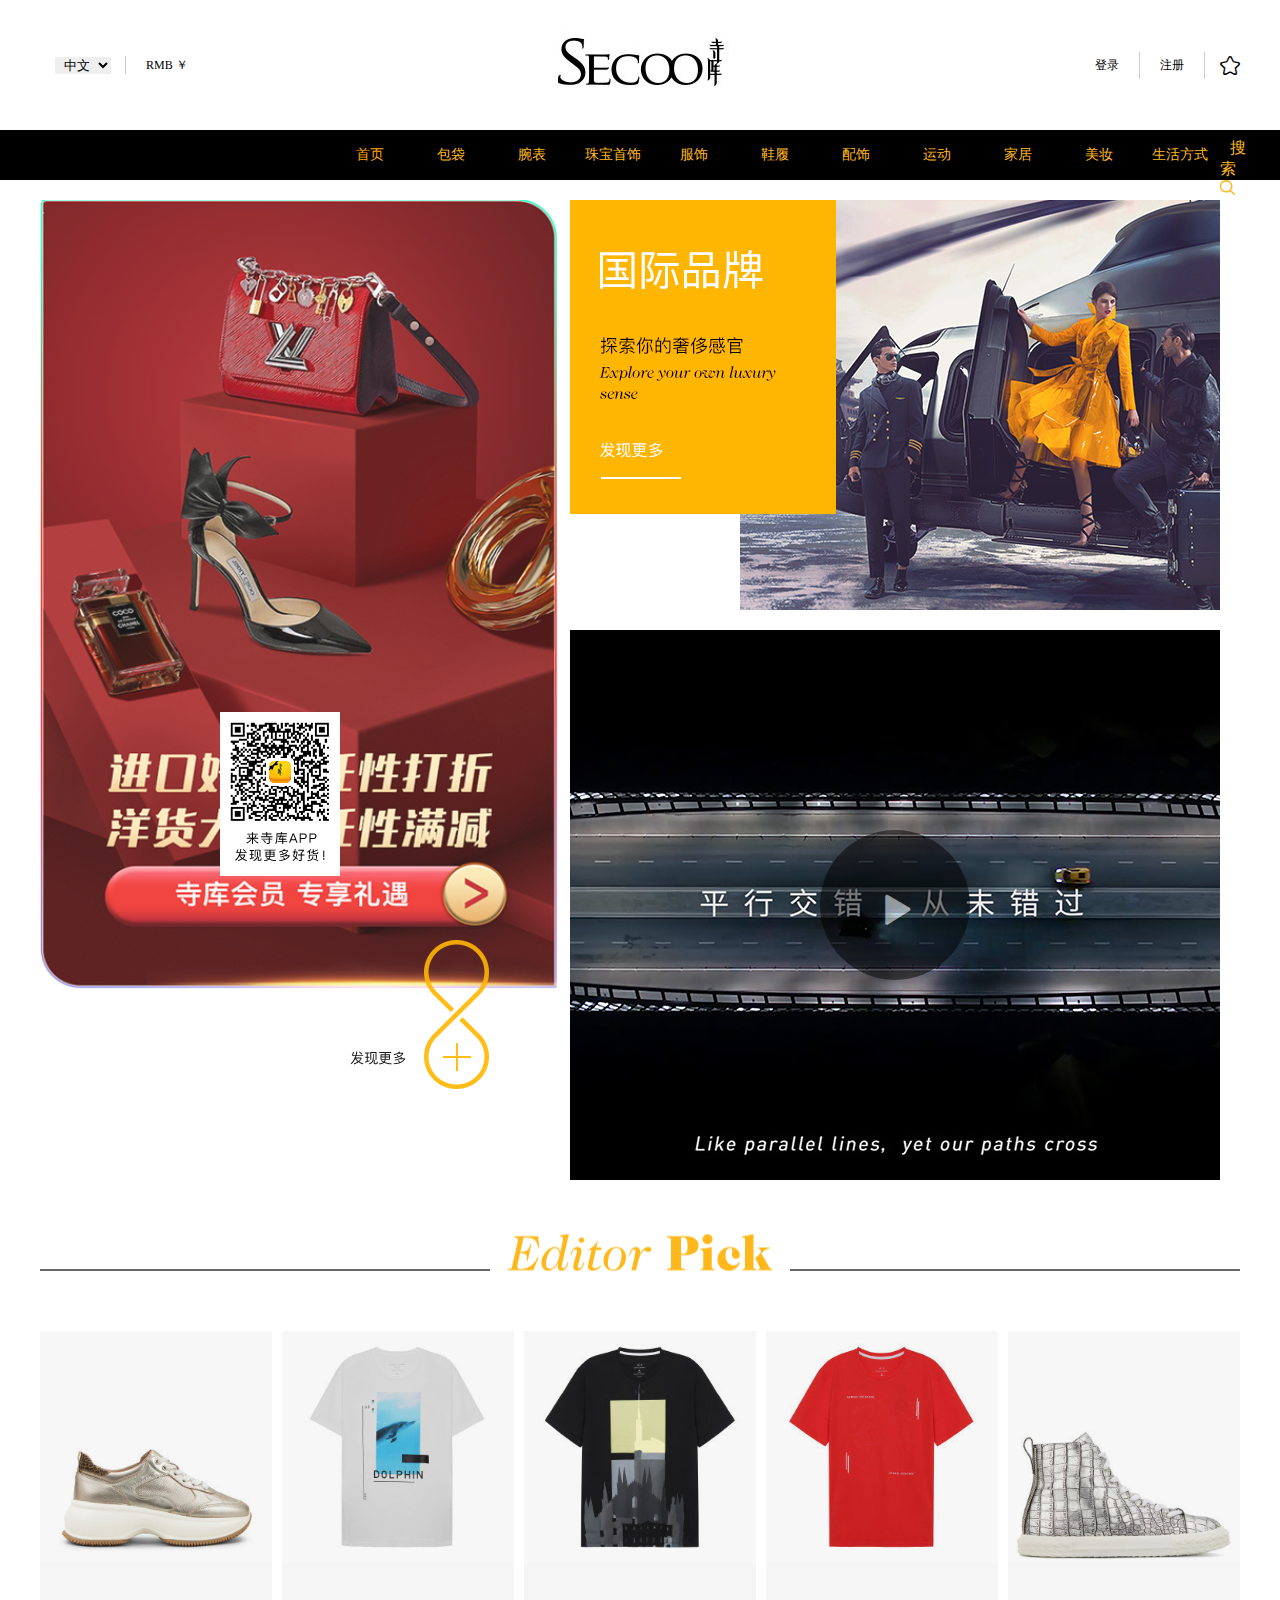
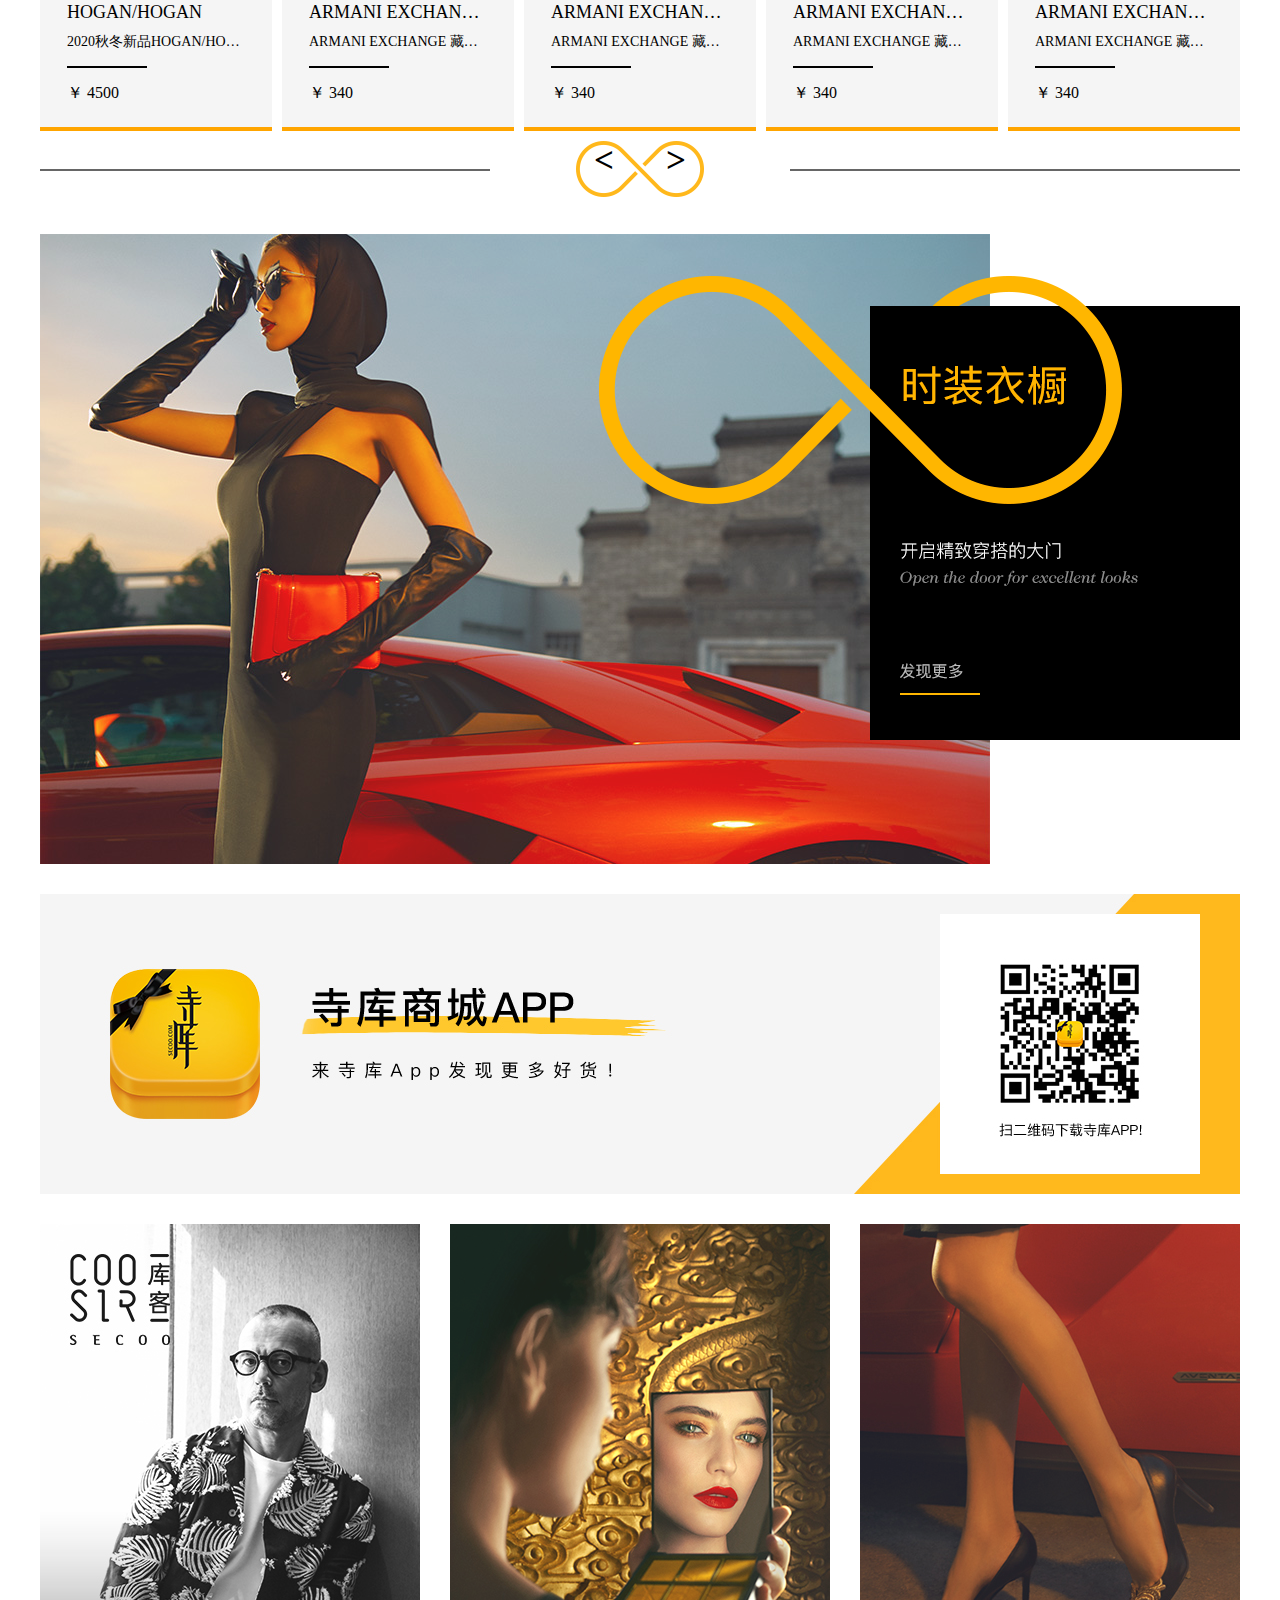
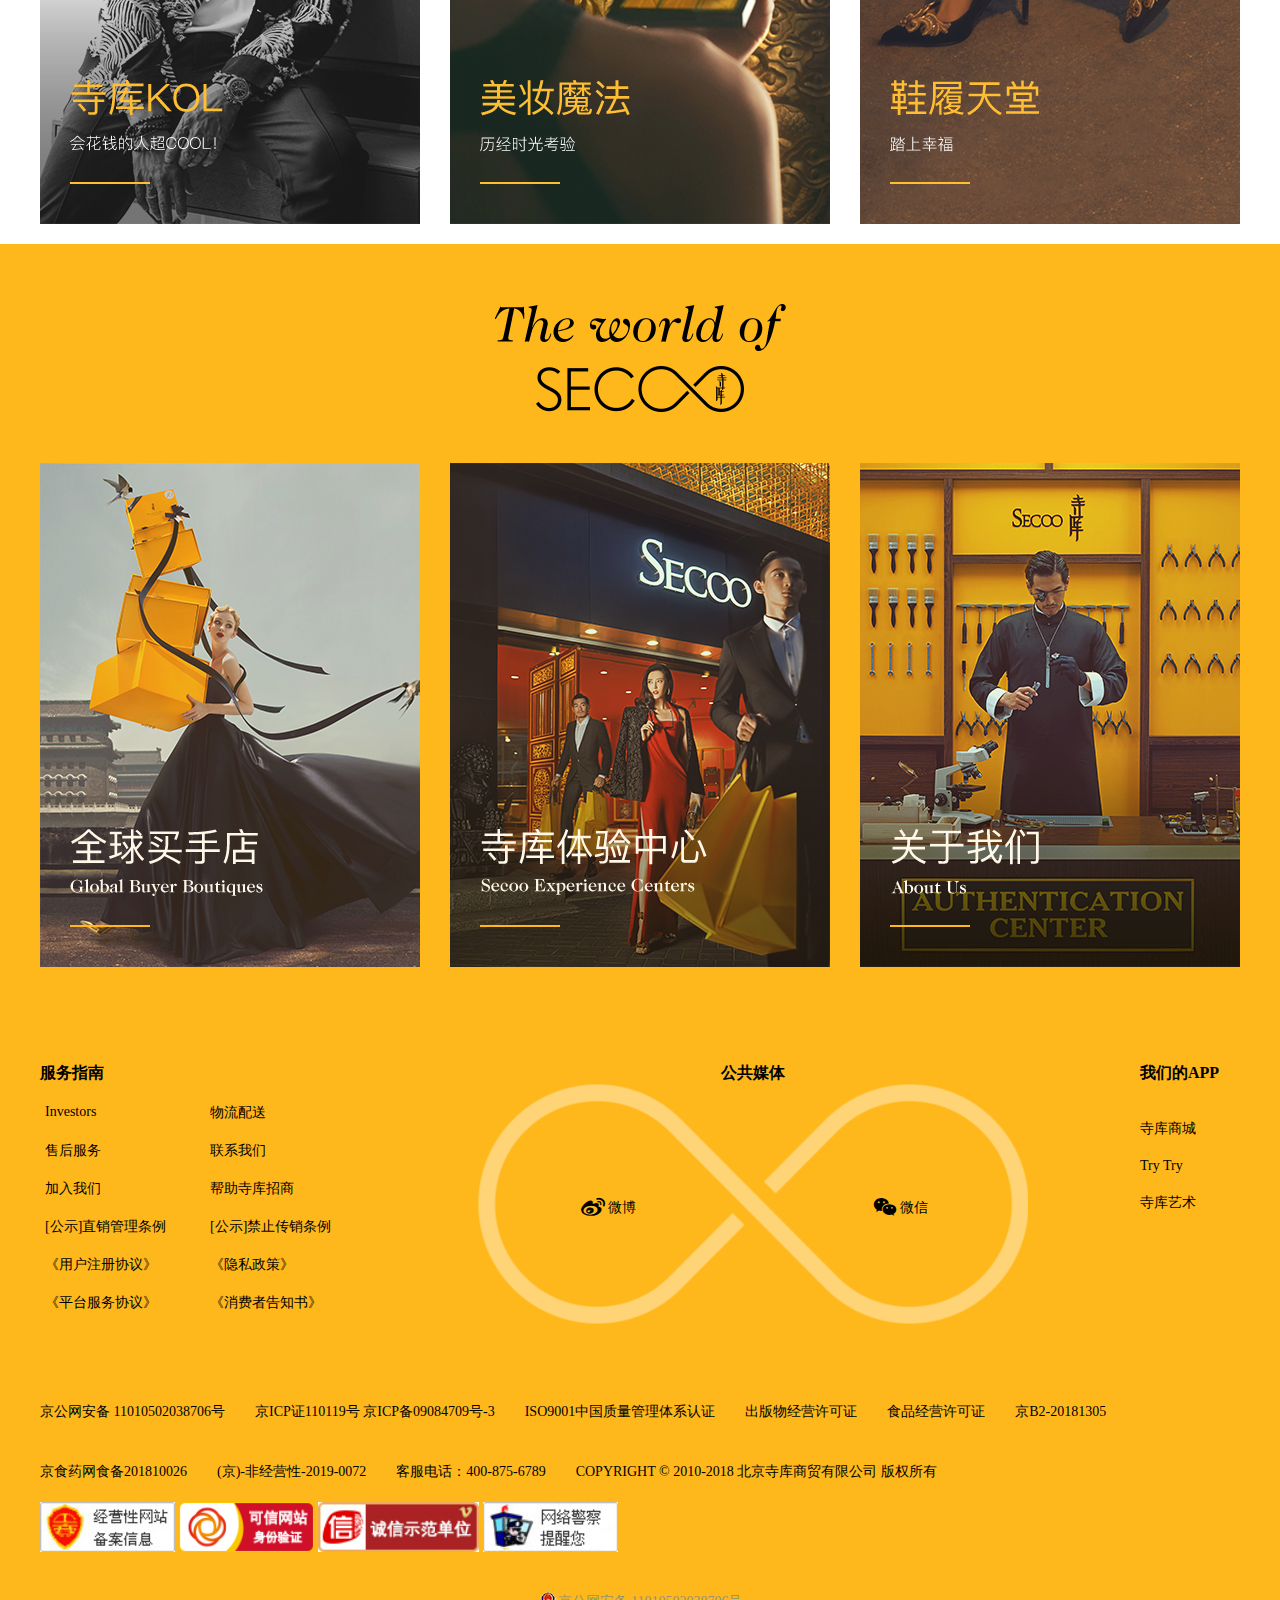
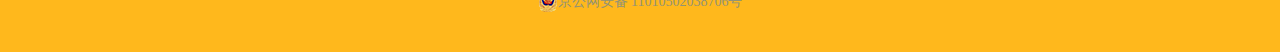
<file: index.html>
<!DOCTYPE html>
<html lang="en">
<head>
    <meta charset="UTF-8">
    <meta name="viewport" content="width=device-width, initial-scale=1.0">
    <link rel="icon" sizes="any" mask="" href="./img/icon.png">
    <link rel="stylesheet" href="./css/index.css">
    <link rel="stylesheet" type="text/css" href="./css/iconfont/iconfont.css">
    <title>寺库网-全球奢侈品服务平台</title>
    <script src="./js/jquery-3.4.1.min.js"></script>
    <script src="./js/index.js"></script>
    <script src="./js/lunbo.js"></script>
    <script src="./js/footer.js"></script>
    <script src="./js/publicData.js"></script>
</head> 
<body>
    <div class="content">
        <!-- 头部 -->
        <div class="header">
            <div class="headerTop">
                <div class="language">
                    <div class="select">
                        <select name="language">
                            <option class="chinese" value="CN">中文</option>
                            <option class="english" value="EN">英文</option>
                        </select>
                    </div>
                    <div class="money">RMB ￥</div>
                </div>
                <div class="logo"><img src="./img/logo.jpg" alt=""></div>
                <div class="slogin">
                    <div class="login">登录</div>
                    <div class="register">注册</div>
                    <div class="sicon"><i class="iconfont icon-shoucang"></i></div>
                </div>
            </div>
            <div class="nav">
                <ul class="faUl clearfix">
                    <li class="lists">首页</li>
                    <li class="lists">
                        <a class="aBox" href="./html/lists.html">
                            <div class="navTips">包袋</div>
                            <div class="sanjiao"></div>
                        </a>
                        <ul class="underUl">
                            <div class="underTop">
                                <span>分类</span>
                                <span>品牌</span>
                            </div>
                            <div class="underBottom">
                                <div class="listUl1">
                                    <p>男士包袋</p>
                                    <p>女士包袋</p>
                                    <p>钱包</p>
                                    <p>手拿包</p>
                                    <p>斜挎包</p>
                                    <p>拉杆箱</p>
                                    <p>双肩包</p>
                                    <p>手提包</p>
                                </div>
                                <div class="listUl2">
                                    <p>爱马仕</p>
                                    <p>香奈儿</p>
                                    <p>迪奥</p>
                                    <p>路易威登</p>
                                    <p>古驰</p>
                                    <p>圣罗兰</p>
                                    <p>宝格丽</p>
                                    <p>蔻驰</p>
                                    <p>褒蝶家</p>
                                    <p>范思哲</p>
                                    <p>杜嘉班纳</p>
                                    <p>克洛伊</p>
                                    <p>普拉达</p>
                                    <p>缪缪</p>
                                    <p>亚历山大麦昆</p>
                                </div>
                            </div>
                        </ul>
                    </li>
                    <li class="lists">
                        <a class="aBox" href="./html/lists.html">
                            <div class="navTips">腕表</div>
                            <div class="sanjiao"></div>
                        </a>
                        <ul class="underUl">
                            <div class="underTop">
                                <span>分类</span>
                                <span>品牌</span>
                            </div>
                            <div class="underBottom">
                                <div class="listUl1">
                                    <p>男士</p>
                                    <p>女士</p>
                                    <p>机械腕表</p>
                                    <p>石英腕表</p>
                                </div>
                                <div class="listUl2">
                                    <p>百达翡丽</p>
                                    <p>江诗丹顿</p>
                                    <p>宝柏</p>
                                    <p>宝玑</p>
                                    <p>朗格</p>
                                    <p>积家</p>
                                    <p>芝柏</p>
                                    <p>萧邦</p>
                                    <p>万国</p>
                                    <p>沛纳海</p>
                                    <p>格拉苏蒂</p>
                                    <p>劳力士</p>
                                    <p>真力时</p>
                                    <p>卡地亚</p>
                                    <p>欧米茄</p>
                                    <p>浪琴</p>
                                    <p>天梭</p>
                                    <p>汉密尔顿</p>
                                </div>
                            </div>
                        </ul>
                    </li>
                    <li class="lists">
                        <a class="aBox" href="./html/lists.html">
                            <div class="navTips">珠宝首饰</div>
                            <div class="sanjiao"></div>
                        </a>
                        <ul class="underUl">
                            <div class="underTop">
                                <span>分类</span>
                                <span>品牌</span>
                            </div>
                            <div class="underBottom">
                                <div class="listUl1">
                                    <p>项链</p>
                                    <p>吊坠</p>
                                    <p>手链</p>
                                    <p>耳饰</p>
                                    <p>手镯</p>
                                    <p>戒指/指环</p>
                                    <p>手串</p>
                                    <p>串珠配珠</p>
                                    <p>首饰套装</p>
                                    <p>胸针</p>
                                    <p>头饰</p>
                                </div>
                                <div class="listUl2">
                                    <p>梵克雅宝</p>
                                    <p>尚美</p>
                                    <p>蒂芙尼</p>
                                    <p>迪奥</p>
                                    <p>宝格丽</p>
                                    <p>施华洛世奇</p>
                                    <p>爱马仕</p>
                                    <p>潘多拉</p>
                                    <p>香奈儿</p>
                                    <p>路易威登</p>
                                    <p>Apm monaco</p>
                                    <p>莫妮卡维纳德</p>
                                </div>
                            </div>
                        </ul>
                    </li>
                    <li class="lists">
                        <a class="aBox" href="./html/lists.html">
                            <div class="navTips">服饰</div>
                            <div class="sanjiao"></div>
                        </a>
                        <ul class="underUl">
                            <div class="underTop">
                                <span>分类</span>
                                <span>品牌</span>
                            </div>
                            <div class="underBottom">
                                <div class="listUl1">
                                    <p>男装</p>
                                    <p>女装</p>
                                    <p>男士卫衣</p>
                                    <p>男士裤装</p>
                                    <p>男士衬衫</p>
                                    <p>男士夹克</p>
                                    <p>女式连衣裙</p>
                                    <p>女式外套</p>
                                </div>
                                <div class="listUl2">
                                    <p>博柏利</p>
                                    <p>Emporio Armani</p>
                                    <p>范思哲</p>
                                    <p>Maxmara</p>
                                    <p>杜嘉班纳</p>
                                    <p>PRADA</p>
                                    <p>纪梵希</p>
                                    <p>圣罗兰</p>
                                    <p>华伦天奴</p>
                                    <p>丝黛拉麦卡妮</p>
                                </div>
                            </div>
                        </ul>
                    </li>
                    <li class="lists">
                        <a class="aBox" href="./html/lists.html">
                            <div class="navTips">鞋履</div>
                            <div class="sanjiao"></div>
                        </a>
                        <ul class="underUl">
                            <div class="underTop">
                                <span>分类</span>
                                <span>品牌</span>
                            </div>
                            <div class="underBottom">
                                <div class="listUl1">
                                    <p>平底鞋</p>
                                    <p>靴子</p>
                                    <p>皮鞋</p>
                                    <p>拖鞋</p>
                                    <p>高跟鞋</p>
                                    <p>凉鞋</p>
                                    <p>运动鞋</p>
                                    <p>乐福鞋</p>
                                </div>
                                <div class="listUl2">
                                    <p>古驰</p>
                                    <p>巴黎世家</p>
                                    <p>Jimmy Choo</p>
                                    <p>马诺洛 波拉尼克</p>
                                    <p>菲拉格慕</p>
                                    <p>博柏利</p>
                                    <p>华伦天奴</p>
                                    <p>斯图尔特 维兹曼</p>
                                    <p>赛乔 洛西</p>
                                    <p>Golden Goose</p>
                                    <p>Roger vivier</p>
                                    <p>Tod's</p>
                                    <p>Hogan</p>
                                    <p>普拉达</p>
                                    <p>缪缪</p>
                                </div>
                            </div>
                        </ul>
                    </li>
                    <li class="lists">
                        <a class="aBox" href="./html/lists.html">
                            <div class="navTips">配饰</div>
                            <div class="sanjiao"></div>
                        </a>
                        <ul class="underUl">
                            <div class="underTop">
                                <span>分类</span>
                                <span>品牌</span>
                            </div>
                            <div class="underBottom">
                                <div class="listUl1">
                                    <p>墨镜</p>
                                    <p>眼镜框</p>
                                    <p>腰带</p>
                                    <p>围巾</p>
                                    <p>丝巾</p>
                                    <p>雨伞</p>
                                    <p>挂饰</p>
                                    <p>帽子</p>
                                    <p>手套</p>
                                    <p>钥匙扣</p>
                                    <p>袖扣</p>
                                    <p>领结</p>
                                </div>
                                <div class="listUl2">
                                    <p>爱马仕</p>
                                    <p>路易威登</p>
                                    <p>古驰</p>
                                    <p>菲拉格慕</p>
                                    <p>范思哲</p>
                                    <p>博柏利</p>
                                    <p>万宝龙</p>
                                    <p>雷朋</p>
                                    <p>普拉达</p>
                                    <p>葆蝶家</p>
                                    <p>巴利</p>
                                    <p>缪缪</p>
                                </div>
                            </div>
                        </ul>
                    </li>
                    <li class="lists">
                        <a class="aBox" href="./html/lists.html">
                            <div class="navTips">运动</div>
                            <div class="sanjiao"></div>
                        </a>
                        <ul class="underUl">
                            <div class="underTop">
                                <span>分类</span>
                                <span>品牌</span>
                            </div>
                            <div class="underBottom">
                                <div class="listUl1">
                                    <p>跑步鞋</p>
                                    <p>运动服</p>
                                    <p>背包</p>
                                    <p>健身装备</p>
                                    <p>骑行装备</p>
                                    <p>泳装</p>
                                </div>
                                <div class="listUl2">
                                    <p>阿迪达斯</p>
                                    <p>耐克</p>
                                    <p>Y-3</p>
                                    <p>彪马</p>
                                    <p>Superme</p>
                                    <p>Hotsuit</p>
                                    <p>始祖鸟</p>
                                    <p>Marmot</p>
                                    <p>鬼冢虎</p>
                                    <p>安德玛</p>
                                    <p>Superga</p>
                                    <p>亚瑟士</p>
                                </div>
                            </div>
                        </ul>
                    </li>
                    <li class="lists">
                        <a class="aBox" href="./html/lists.html">
                            <div class="navTips">家居</div>
                            <div class="sanjiao"></div>
                        </a>
                        <ul class="underUl">
                            <div class="underTop">
                                <span>分类</span>
                                <span>品牌</span>
                            </div>
                            <div class="underBottom">
                                <div class="listUl1">
                                    <p>饰品摆件</p>
                                    <p>生活电器</p>
                                    <p>家具</p>
                                    <p>智能科技</p>
                                    <p>手机</p>
                                    <p>影音娱乐</p>
                                </div>
                                <div class="listUl2">
                                    <p>Zippo</p>
                                    <p>都彭</p>
                                    <p>菲仕乐</p>
                                    <p>马格隆特</p>
                                    <p>三星</p>
                                    <p>魔声</p>
                                    <p>微软</p>
                                    <p>华为</p>
                                </div>
                            </div>
                        </ul>
                    </li>
                    <li class="lists">
                        <a class="aBox" href="./html/lists.html">
                            <div class="navTips">美妆</div>
                            <div class="sanjiao"></div>
                        </a>
                        <ul class="underUl">
                            <div class="underTop">
                                <span>分类</span>
                                <span>品牌</span>
                            </div>
                            <div class="underBottom">
                                <div class="listUl1">
                                    <p>面部护理</p>
                                    <p>眼部护理</p>
                                    <p>身体护理</p>
                                    <p>美容健康</p>
                                    <p>香水</p>
                                    <p>面部彩妆</p>
                                    <p>唇部彩妆</p>
                                </div>
                                <div class="listUl2">
                                    <p>海蓝之谜</p>
                                    <p>SK-11</p>
                                    <p>香奈儿</p>
                                    <p>迪奥</p>
                                    <p>兰蔻</p>
                                    <p>雅诗兰黛</p>
                                    <p>YSL</p>
                                    <p>Tom Ford</p>
                                </div>
                            </div>
                        </ul>
                    </li>
                    <li class="lists">
                        <a class="aBox" href="./html/lists.html">
                            <div class="navTips">生活方式</div>
                            <div class="sanjiao"></div>
                        </a>
                        <ul class="underUl">
                            <div class="underTop">
                                <span>分类</span>
                                <span>品牌</span>
                            </div>
                            <div class="underBottom">
                                <div class="listUl1">
                                    <p>豪车租赁</p>
                                    <p>飞机 游艇</p>
                                    <p>旅行</p>
                                    <p>美容与健康</p>
                                </div>
                                <div class="listUl2">
                                    <p>奥迪</p>
                                    <p>OXYGYM</p>
                                    <p>青岛乘风破浪帆船俱乐部</p>
                                </div>
                            </div>
                        </ul>
                    </li>
                </ul>
                <div class="search">
                    <input type="text" class="searchInput">
                    <span class="sSearch">搜索</span>
                    <i class="iconfont icon-search"></i>
                </div>
            </div>
        </div>
        <!-- 主体部分 -->
        <div class="main">
            <div class="container">
                <div class="leftContainer">
                    <img class="leftImg" src="./img/vip.png" alt="">
                    <img class="pImg" src="./img/searchMore.png" alt="">
                </div>
                <div class="rightContainer">
                    <div class="rightTop">
                        <img class="top1" src="./img/international.png" alt="">
                        <img class="top2" src="./img/internationalBrand.jpg" alt="">
                    </div>
                    <div id="box" class="rightBottom">
                        <div id="videoB">
                            <span class="iconfont icon-bofang"></span>
                        </div>
                        <video id="vid" src="https://pic13.secooimg.com/video/productvideo/secoo1111.mp4" autoplay="autoplay" controls="controls"></video>
                    </div>
                </div>
            </div>
            <div class="nContainer">
                <div class="title"></div>
            <!-- 轮播 -->
            <div id="listBox">
                <div id="box1">
                    <ul id="ulCard">
        
                    </ul>
                </div>
                <div class="bottom-dir">
                    <span id="spL"><</span>
                    <span id="spR">></span>
                </div>
            </div>
        </div>
        <div class="shizhuang">
            <img class="i1" src="./img/car1.jpg" alt="">
            <img class="i2" src="./img/car2.png" alt="">
        </div>
        <div class="logoApp">
            <img src="./img/sikuCode.jpg" alt="">
        </div>
        <div class="model1">
            <div class="modela">
                <img src="./img/model1.jpg" alt="">
            </div>
            <div class="modelb">
                <img src="./img/model2.jpg" alt="">
            </div>
            <div class="modelc">
                <img src="./img/model3.jpg" alt="">
            </div>
        </div>
        </div>
        <!-- 底部 -->
        <div class="footer">
            <div class="fContainer">
                <div class="footerTitle"></div>
                <div class="model2">
                    <div class="modela">
                        <img src="./img/model4.jpg" alt="">
                    </div>
                    <div class="modelb">
                        <img src="./img/model5.jpg" alt="">
                    </div>
                    <div class="modelc">
                        <img src="./img/model6.jpg" alt="">
                    </div>
                </div>
                <div class="footerLinks">
                    <div class="linkLeft">
                        <h4>服务指南</h4>
                        <ul id="leftList">

                        </ul>
                    </div>
                    <div class="linkCenter">
                        <h4 class="centerTitle">公共媒体</h4>
                        <div class="footerLogo">
                            <div id="weibo">
                                <i class="iconfont icon-weibo"></i>
                                <span>微博</span>
                                <div class="weiboHover">
                                    <img src="./img/sikuC.jpg" alt="">
                                </div>
                            </div>
                            <div id="weixin">
                                <i class="iconfont icon-weixin"></i>
                                <span>微信</span>
                                <div class="weixinHover">
                                    <img src="./img/sikuC.jpg" alt="">
                                </div>
                            </div>
                        </div>
                    </div>
                    <div class="linkRight">
                        <h4>我们的APP</h4>
                        <ul class="appUl">
                            <li class="appLi1">寺库商城</li>
                            <div class="shangchengHover">
                                <img src="./img/sikuC.jpg" alt="">
                            </div>
                            <li class="appLi2">Try Try</li>
                            <div class="tryHover">
                                <img src="./img/tryC.jpg" alt="">
                            </div>
                            <li class="appLi3">寺库艺术</li>
                            <div class="yishuHover">
                                <img src="./img/yishuC.jpg" alt="">
                            </div>
                        </ul>
                    </div>
                </div>
                <ul id="banquan">
                    
                </ul>
                <div class="fImg">
                    <img src="./img/f_01.jpg" alt="">
                    <img src="./img/f_02.png" alt="">
                    <img src="./img/f_03.png" alt="">
                    <img src="./img/f_04.jpg" alt="">
                </div>
            </div>
            <div class="footerTips"><img src="./img/guohui.png" alt=""> 京公网安备 11010502038706号</div>
        </div>
        <!-- 底部固定定位图片 -->
        <div class="toTop">
            <img src="./img/app.jpg" alt="">
        </div>
    </div>
</body>
<script>
    console.log(isLogin);
</script>
</html>
</file>
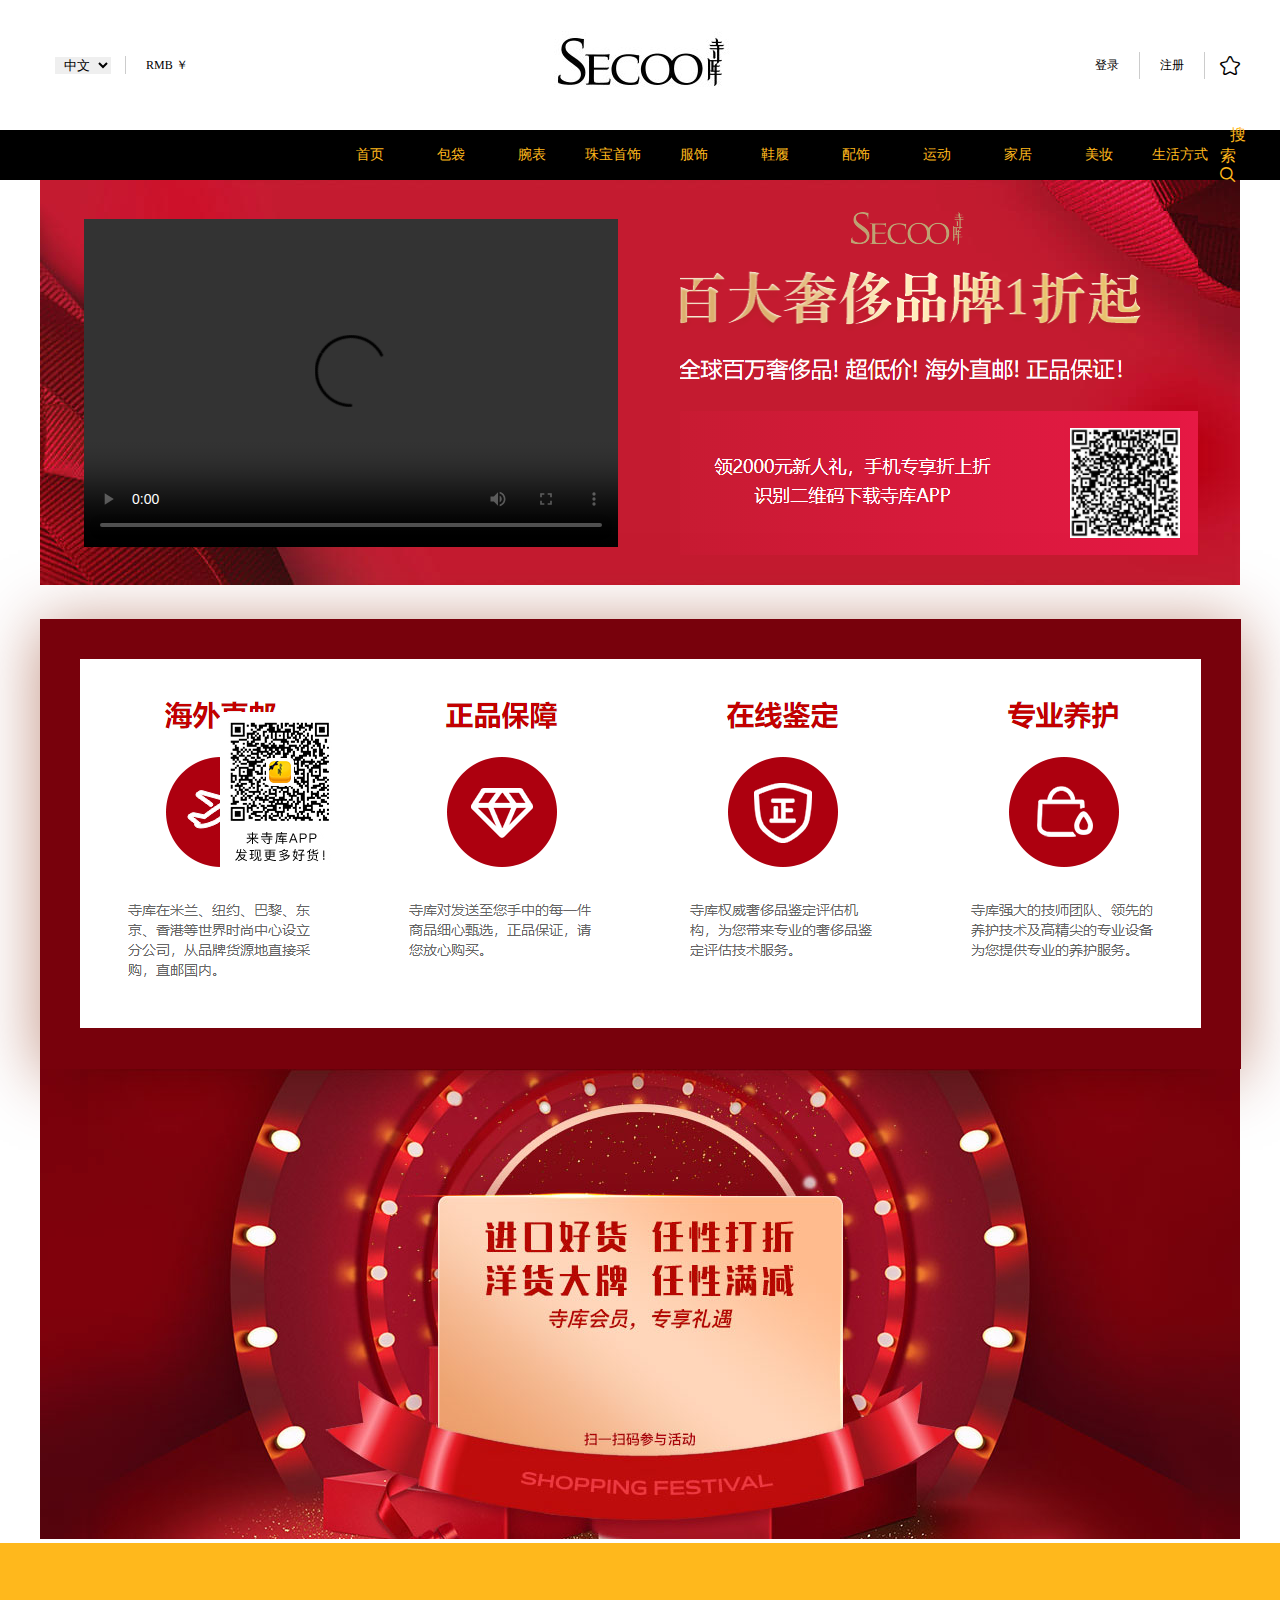
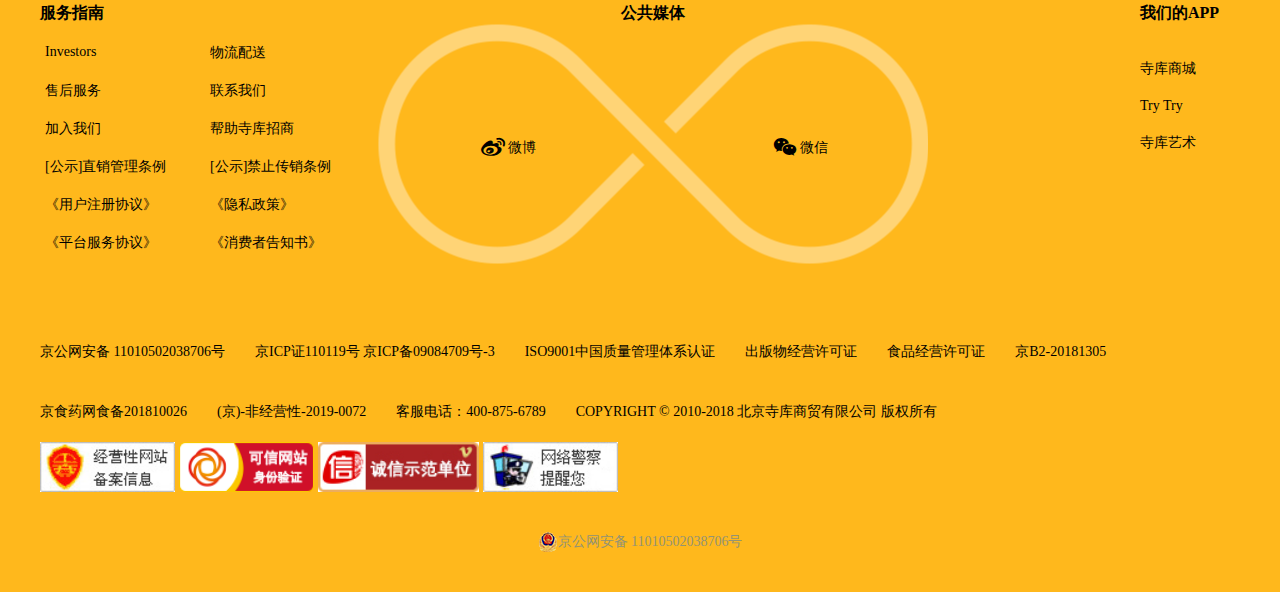
<file: html/baida.html>
<!DOCTYPE html>
<html lang="en">

<head>
    <meta charset="UTF-8">
    <meta name="viewport" content="width=device-width, initial-scale=1.0">
    <link rel="icon" sizes="any" mask="" href="../img/icon.png">
    <link rel="stylesheet" href="../css/baida.css">
    <link rel="stylesheet" type="text/css" href="../css/iconfont/iconfont.css">
    <title>寺库网-全球奢侈品服务平台</title>
    <script src="../js/jquery-3.4.1.min.js"></script>
    <script src="../js/footer.js"></script>
    <script src="../js/baida.js"></script>
</head>

<body>
    <div class="content">
        <div class="header">
            <div class="headerTop">
                <div class="language">
                    <div class="select">
                        <select name="language">
                            <option class="chinese" value="CN">中文</option>
                            <option class="english" value="EN">英文</option>
                        </select>
                    </div>
                    <div class="money">RMB ￥</div>
                </div>
                <div class="logo"><img src="../img/logo.jpg" alt=""></div>
                <div class="slogin">
                    <div class="login">登录</div>
                    <div class="register">注册</div>
                    <div class="sicon"><i class="iconfont icon-shoucang"></i></div>
                </div>
            </div>
            <div class="nav">
                <ul class="faUl clearfix">
                    <li class="lists shouye">首页</li>
                    <li class="lists">
                        <a class="aBox" href="">
                            <div class="navTips">包袋</div>
                            <div class="sanjiao"></div>
                        </a>
                        <ul class="underUl">
                            <div class="underTop">
                                <span>分类</span>
                                <span>品牌</span>
                            </div>
                            <div class="underBottom">
                                <div class="listUl1">
                                    <p>男士包袋</p>
                                    <p>女士包袋</p>
                                    <p>钱包</p>
                                    <p>手拿包</p>
                                    <p>斜挎包</p>
                                    <p>拉杆箱</p>
                                    <p>双肩包</p>
                                    <p>手提包</p>
                                </div>
                                <div class="listUl2">
                                    <p>爱马仕</p>
                                    <p>香奈儿</p>
                                    <p>迪奥</p>
                                    <p>路易威登</p>
                                    <p>古驰</p>
                                    <p>圣罗兰</p>
                                    <p>宝格丽</p>
                                    <p>蔻驰</p>
                                    <p>褒蝶家</p>
                                    <p>范思哲</p>
                                    <p>杜嘉班纳</p>
                                    <p>克洛伊</p>
                                    <p>普拉达</p>
                                    <p>缪缪</p>
                                    <p>亚历山大麦昆</p>
                                </div>
                            </div>
                        </ul>
                    </li>
                    <li class="lists">
                        <a class="aBox" href="">
                            <div class="navTips">腕表</div>
                            <div class="sanjiao"></div>
                        </a>
                        <ul class="underUl">
                            <div class="underTop">
                                <span>分类</span>
                                <span>品牌</span>
                            </div>
                            <div class="underBottom">
                                <div class="listUl1">
                                    <p>男士</p>
                                    <p>女士</p>
                                    <p>机械腕表</p>
                                    <p>石英腕表</p>
                                </div>
                                <div class="listUl2">
                                    <p>百达翡丽</p>
                                    <p>江诗丹顿</p>
                                    <p>宝柏</p>
                                    <p>宝玑</p>
                                    <p>朗格</p>
                                    <p>积家</p>
                                    <p>芝柏</p>
                                    <p>萧邦</p>
                                    <p>万国</p>
                                    <p>沛纳海</p>
                                    <p>格拉苏蒂</p>
                                    <p>劳力士</p>
                                    <p>真力时</p>
                                    <p>卡地亚</p>
                                    <p>欧米茄</p>
                                    <p>浪琴</p>
                                    <p>天梭</p>
                                    <p>汉密尔顿</p>
                                </div>
                            </div>
                        </ul>
                    </li>
                    <li class="lists">
                        <a class="aBox" href="">
                            <div class="navTips">珠宝首饰</div>
                            <div class="sanjiao"></div>
                        </a>
                        <ul class="underUl">
                            <div class="underTop">
                                <span>分类</span>
                                <span>品牌</span>
                            </div>
                            <div class="underBottom">
                                <div class="listUl1">
                                    <p>项链</p>
                                    <p>吊坠</p>
                                    <p>手链</p>
                                    <p>耳饰</p>
                                    <p>手镯</p>
                                    <p>戒指/指环</p>
                                    <p>手串</p>
                                    <p>串珠配珠</p>
                                    <p>首饰套装</p>
                                    <p>胸针</p>
                                    <p>头饰</p>
                                </div>
                                <div class="listUl2">
                                    <p>梵克雅宝</p>
                                    <p>尚美</p>
                                    <p>蒂芙尼</p>
                                    <p>迪奥</p>
                                    <p>宝格丽</p>
                                    <p>施华洛世奇</p>
                                    <p>爱马仕</p>
                                    <p>潘多拉</p>
                                    <p>香奈儿</p>
                                    <p>路易威登</p>
                                    <p>Apm monaco</p>
                                    <p>莫妮卡维纳德</p>
                                </div>
                            </div>
                        </ul>
                    </li>
                    <li class="lists">
                        <a class="aBox" href="">
                            <div class="navTips">服饰</div>
                            <div class="sanjiao"></div>
                        </a>
                        <ul class="underUl">
                            <div class="underTop">
                                <span>分类</span>
                                <span>品牌</span>
                            </div>
                            <div class="underBottom">
                                <div class="listUl1">
                                    <p>男装</p>
                                    <p>女装</p>
                                    <p>男士卫衣</p>
                                    <p>男士裤装</p>
                                    <p>男士衬衫</p>
                                    <p>男士夹克</p>
                                    <p>女式连衣裙</p>
                                    <p>女式外套</p>
                                </div>
                                <div class="listUl2">
                                    <p>博柏利</p>
                                    <p>Emporio Armani</p>
                                    <p>范思哲</p>
                                    <p>Maxmara</p>
                                    <p>杜嘉班纳</p>
                                    <p>PRADA</p>
                                    <p>纪梵希</p>
                                    <p>圣罗兰</p>
                                    <p>华伦天奴</p>
                                    <p>丝黛拉麦卡妮</p>
                                </div>
                            </div>
                        </ul>
                    </li>
                    <li class="lists">
                        <a class="aBox" href="">
                            <div class="navTips">鞋履</div>
                            <div class="sanjiao"></div>
                        </a>
                        <ul class="underUl">
                            <div class="underTop">
                                <span>分类</span>
                                <span>品牌</span>
                            </div>
                            <div class="underBottom">
                                <div class="listUl1">
                                    <p>平底鞋</p>
                                    <p>靴子</p>
                                    <p>皮鞋</p>
                                    <p>拖鞋</p>
                                    <p>高跟鞋</p>
                                    <p>凉鞋</p>
                                    <p>运动鞋</p>
                                    <p>乐福鞋</p>
                                </div>
                                <div class="listUl2">
                                    <p>古驰</p>
                                    <p>巴黎世家</p>
                                    <p>Jimmy Choo</p>
                                    <p>马诺洛 波拉尼克</p>
                                    <p>菲拉格慕</p>
                                    <p>博柏利</p>
                                    <p>华伦天奴</p>
                                    <p>斯图尔特 维兹曼</p>
                                    <p>赛乔 洛西</p>
                                    <p>Golden Goose</p>
                                    <p>Roger vivier</p>
                                    <p>Tod's</p>
                                    <p>Hogan</p>
                                    <p>普拉达</p>
                                    <p>缪缪</p>
                                </div>
                            </div>
                        </ul>
                    </li>
                    <li class="lists">
                        <a class="aBox" href="">
                            <div class="navTips">配饰</div>
                            <div class="sanjiao"></div>
                        </a>
                        <ul class="underUl">
                            <div class="underTop">
                                <span>分类</span>
                                <span>品牌</span>
                            </div>
                            <div class="underBottom">
                                <div class="listUl1">
                                    <p>墨镜</p>
                                    <p>眼镜框</p>
                                    <p>腰带</p>
                                    <p>围巾</p>
                                    <p>丝巾</p>
                                    <p>雨伞</p>
                                    <p>挂饰</p>
                                    <p>帽子</p>
                                    <p>手套</p>
                                    <p>钥匙扣</p>
                                    <p>袖扣</p>
                                    <p>领结</p>
                                </div>
                                <div class="listUl2">
                                    <p>爱马仕</p>
                                    <p>路易威登</p>
                                    <p>古驰</p>
                                    <p>菲拉格慕</p>
                                    <p>范思哲</p>
                                    <p>博柏利</p>
                                    <p>万宝龙</p>
                                    <p>雷朋</p>
                                    <p>普拉达</p>
                                    <p>葆蝶家</p>
                                    <p>巴利</p>
                                    <p>缪缪</p>
                                </div>
                            </div>
                        </ul>
                    </li>
                    <li class="lists">
                        <a class="aBox" href="">
                            <div class="navTips">运动</div>
                            <div class="sanjiao"></div>
                        </a>
                        <ul class="underUl">
                            <div class="underTop">
                                <span>分类</span>
                                <span>品牌</span>
                            </div>
                            <div class="underBottom">
                                <div class="listUl1">
                                    <p>跑步鞋</p>
                                    <p>运动服</p>
                                    <p>背包</p>
                                    <p>健身装备</p>
                                    <p>骑行装备</p>
                                    <p>泳装</p>
                                </div>
                                <div class="listUl2">
                                    <p>阿迪达斯</p>
                                    <p>耐克</p>
                                    <p>Y-3</p>
                                    <p>彪马</p>
                                    <p>Superme</p>
                                    <p>Hotsuit</p>
                                    <p>始祖鸟</p>
                                    <p>Marmot</p>
                                    <p>鬼冢虎</p>
                                    <p>安德玛</p>
                                    <p>Superga</p>
                                    <p>亚瑟士</p>
                                </div>
                            </div>
                        </ul>
                    </li>
                    <li class="lists">
                        <a class="aBox" href="">
                            <div class="navTips">家居</div>
                            <div class="sanjiao"></div>
                        </a>
                        <ul class="underUl">
                            <div class="underTop">
                                <span>分类</span>
                                <span>品牌</span>
                            </div>
                            <div class="underBottom">
                                <div class="listUl1">
                                    <p>饰品摆件</p>
                                    <p>生活电器</p>
                                    <p>家具</p>
                                    <p>智能科技</p>
                                    <p>手机</p>
                                    <p>影音娱乐</p>
                                </div>
                                <div class="listUl2">
                                    <p>Zippo</p>
                                    <p>都彭</p>
                                    <p>菲仕乐</p>
                                    <p>马格隆特</p>
                                    <p>三星</p>
                                    <p>魔声</p>
                                    <p>微软</p>
                                    <p>华为</p>
                                </div>
                            </div>
                        </ul>
                    </li>
                    <li class="lists">
                        <a class="aBox" href="">
                            <div class="navTips">美妆</div>
                            <div class="sanjiao"></div>
                        </a>
                        <ul class="underUl">
                            <div class="underTop">
                                <span>分类</span>
                                <span>品牌</span>
                            </div>
                            <div class="underBottom">
                                <div class="listUl1">
                                    <p>面部护理</p>
                                    <p>眼部护理</p>
                                    <p>身体护理</p>
                                    <p>美容健康</p>
                                    <p>香水</p>
                                    <p>面部彩妆</p>
                                    <p>唇部彩妆</p>
                                </div>
                                <div class="listUl2">
                                    <p>海蓝之谜</p>
                                    <p>SK-11</p>
                                    <p>香奈儿</p>
                                    <p>迪奥</p>
                                    <p>兰蔻</p>
                                    <p>雅诗兰黛</p>
                                    <p>YSL</p>
                                    <p>Tom Ford</p>
                                </div>
                            </div>
                        </ul>
                    </li>
                    <li class="lists">
                        <a class="aBox" href="">
                            <div class="navTips">生活方式</div>
                            <div class="sanjiao"></div>
                        </a>
                        <ul class="underUl">
                            <div class="underTop">
                                <span>分类</span>
                                <span>品牌</span>
                            </div>
                            <div class="underBottom">
                                <div class="listUl1">
                                    <p>豪车租赁</p>
                                    <p>飞机 游艇</p>
                                    <p>旅行</p>
                                    <p>美容与健康</p>
                                </div>
                                <div class="listUl2">
                                    <p>奥迪</p>
                                    <p>OXYGYM</p>
                                    <p>青岛乘风破浪帆船俱乐部</p>
                                </div>
                            </div>
                        </ul>
                    </li>
                </ul>
                <div class="search">
                    <span class="sSearch">搜索</span>
                    <i class="iconfont icon-search"></i>
                </div>
            </div>
        </div>
        <div class="main">
            <div class="container">
                <div class="topCon">
                    <video id="vid" src="https://pic13.secooimg.com/video/productvideo/secoo1111.mp4" autoplay="autoplay" controls="controls"></video>
                    <img src="../img/baidaT.png" alt="">
                </div>
                <div class="shnap">
                    <img src="../img/Snipaste.png" alt="">
                </div>
                <div>
                    <img src="../img/bottom-bg-3.jpg" alt="">
                </div>
            </div>
        </div>
        <div class="footer">
            <div class="fContainer">
                <div class="footerLinks">
                    <div class="linkLeft">
                        <h4>服务指南</h4>
                        <ul id="leftList">

                        </ul>
                    </div>
                    <div class="linkCenter">
                        <h4 class="centerTitle">公共媒体</h4>
                        <div class="footerLogo">
                            <div id="weibo">
                                <i class="iconfont icon-weibo"></i>
                                <span>微博</span>
                                <div class="weiboHover">
                                    <img src="../img/sikuC.jpg" alt="">
                                </div>
                            </div>
                            <div id="weixin">
                                <i class="iconfont icon-weixin"></i>
                                <span>微信</span>
                                <div class="weixinHover">
                                    <img src="../img/sikuC.jpg" alt="">
                                </div>
                            </div>
                        </div>
                    </div>
                    <div class="linkRight">
                        <h4>我们的APP</h4>
                        <ul class="appUl">
                            <li class="appLi1">寺库商城</li>
                            <div class="shangchengHover">
                                <img src="../img/sikuC.jpg" alt="">
                            </div>
                            <li class="appLi2">Try Try</li>
                            <div class="tryHover">
                                <img src="../img/tryC.jpg" alt="">
                            </div>
                            <li class="appLi3">寺库艺术</li>
                            <div class="yishuHover">
                                <img src="../img/yishuC.jpg" alt="">
                            </div>
                        </ul>
                    </div>
                </div>
                <ul id="banquan">

                </ul>
                <div class="fImg">
                    <img src="../img/f_01.jpg" alt="">
                    <img src="../img/f_02.png" alt="">
                    <img src="../img/f_03.png" alt="">
                    <img src="../img/f_04.jpg" alt="">
                </div>
            </div>
            <div class="footerTips"><img src="../img/guohui.png" alt=""> 京公网安备 11010502038706号</div>
        </div>
        <div class="toTop">
            <img src="../img/app.jpg" alt="">
        </div>
    </div>
</body>

</html>
</file>
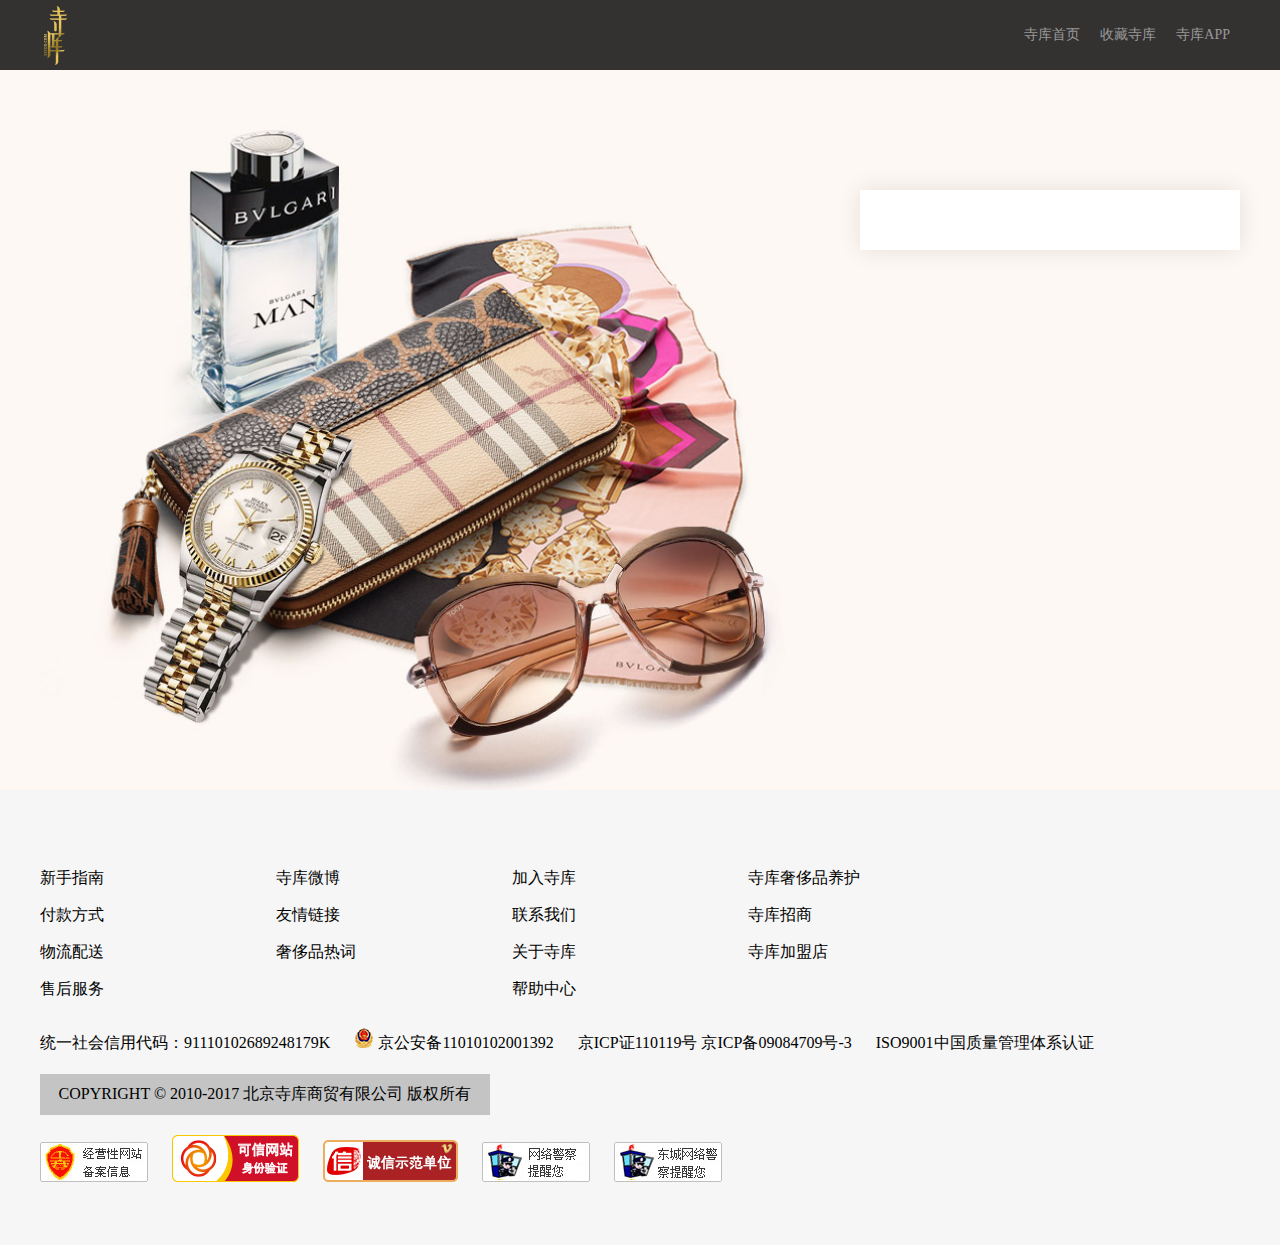
<file: html/common.html>
<!DOCTYPE html>
<html lang="en">
<head>
    <meta charset="UTF-8">
    <meta name="viewport" content="width=device-width, initial-scale=1.0">
    <title>Document</title>
    <link rel="stylesheet" href="../css/login.css">
</head>
<body>
    <div class="main">
        <div class="header">
            <header>
                <img src="../img/logo-login.png" alt="">
                <ul class="headerUl">
                    <li>寺库首页</li>
                    <li>收藏寺库</li>
                    <li>寺库APP</li>
                </ul>
            </header>
        </div>
        <div class="container">
            <div class="login"></div>
        </div>
        <footer>
            <div class="nfooter">
                <ul class="nfooterList">
                    <li>
                        <p>新手指南</p>
                        <p>付款方式</p>
                        <p>物流配送</p>
                        <p>售后服务</p>
                    </li>
                    <li>
                        <p>寺库微博</p>
                        <p>友情链接</p>
                        <p>奢侈品热词</p>
                    </li>
                    <li>
                        <p>加入寺库</p>
                        <p>联系我们</p>
                        <p>关于寺库</p>
                        <p>帮助中心</p>
                    </li>
                    <li>
                        <p>寺库奢侈品养护</p>
                        <p>寺库招商</p>
                        <p>寺库加盟店</p>
                    </li>
                </ul>
                <div class="nfooterInfo">
                    <p class="pInfo">
                        <span>统一社会信用代码：91110102689248179K</span>
                        <span><img src="../img/guohui.png" alt=""> 京公安备11010102001392</span>
                        <span>京ICP证110119号 京ICP备09084709号-3</span>
                        <span>ISO9001中国质量管理体系认证</span>
                    </p>
                    <p class="pInfo2">COPYRIGHT © 2010-2017 北京寺库商贸有限公司 版权所有</p>
                    <p class="pInfo3">
                        <img src="../img/f_01.jpg" alt="">
                        <img src="../img/f_02.png" alt="">
                        <img src="../img/f_03.png" alt="">
                        <img src="../img/f_04.jpg" alt="">
                        <img src="../img/f_05.jpg" alt="">
                    </p>
                </div>
            </div>
        </footer>
    </div>
</body>
</html>
</file>
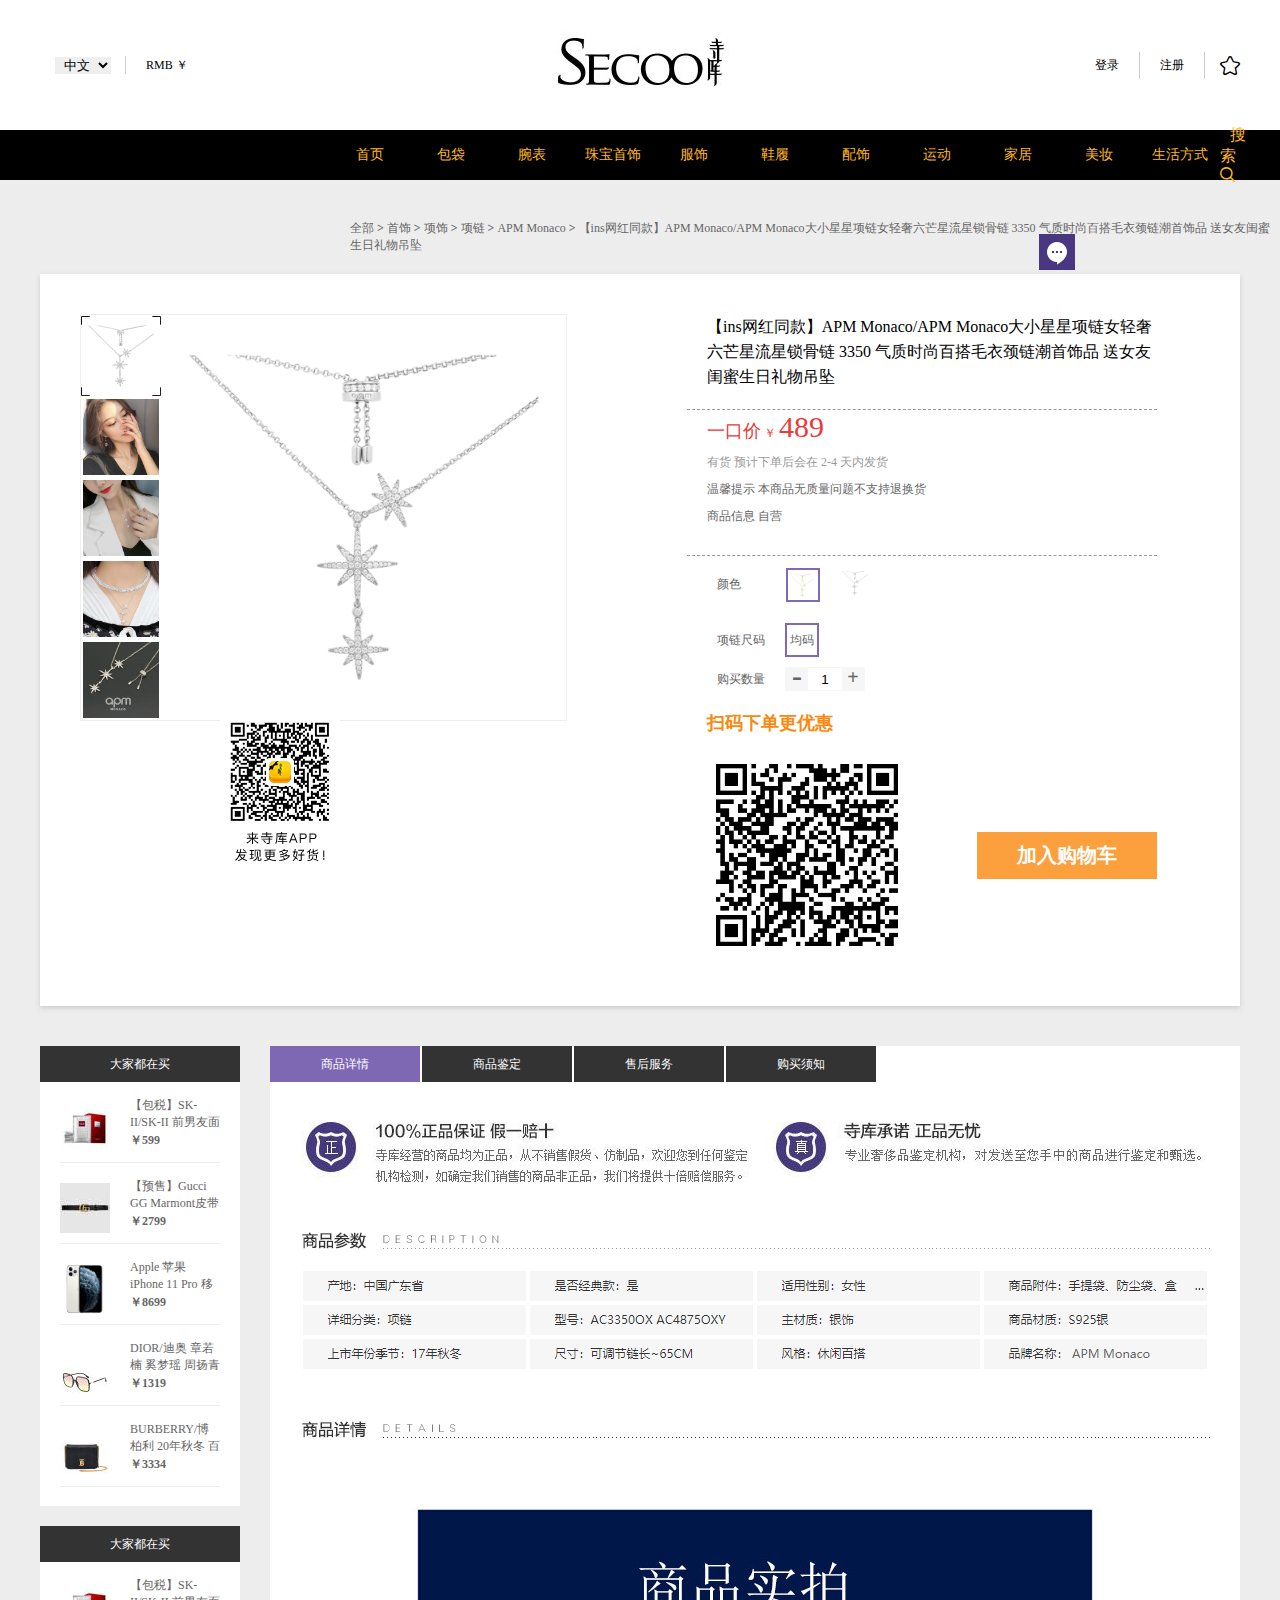
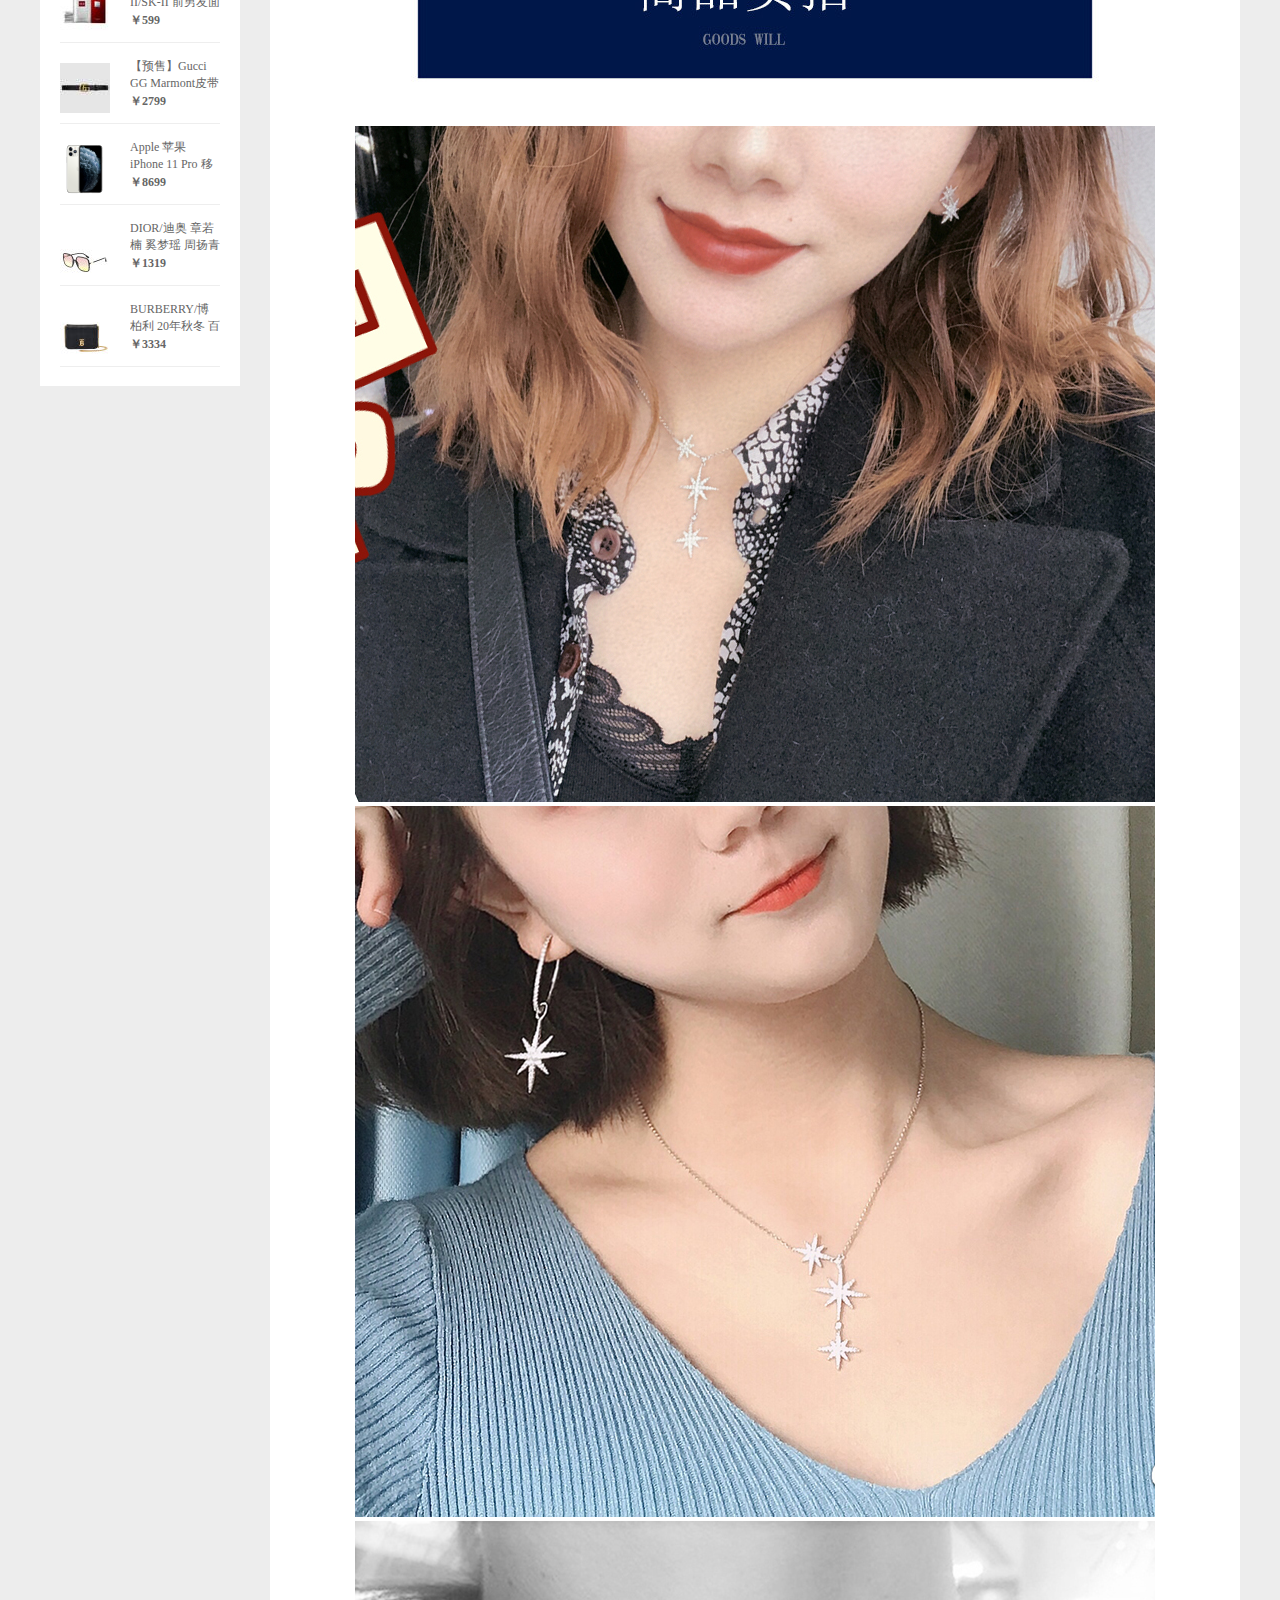
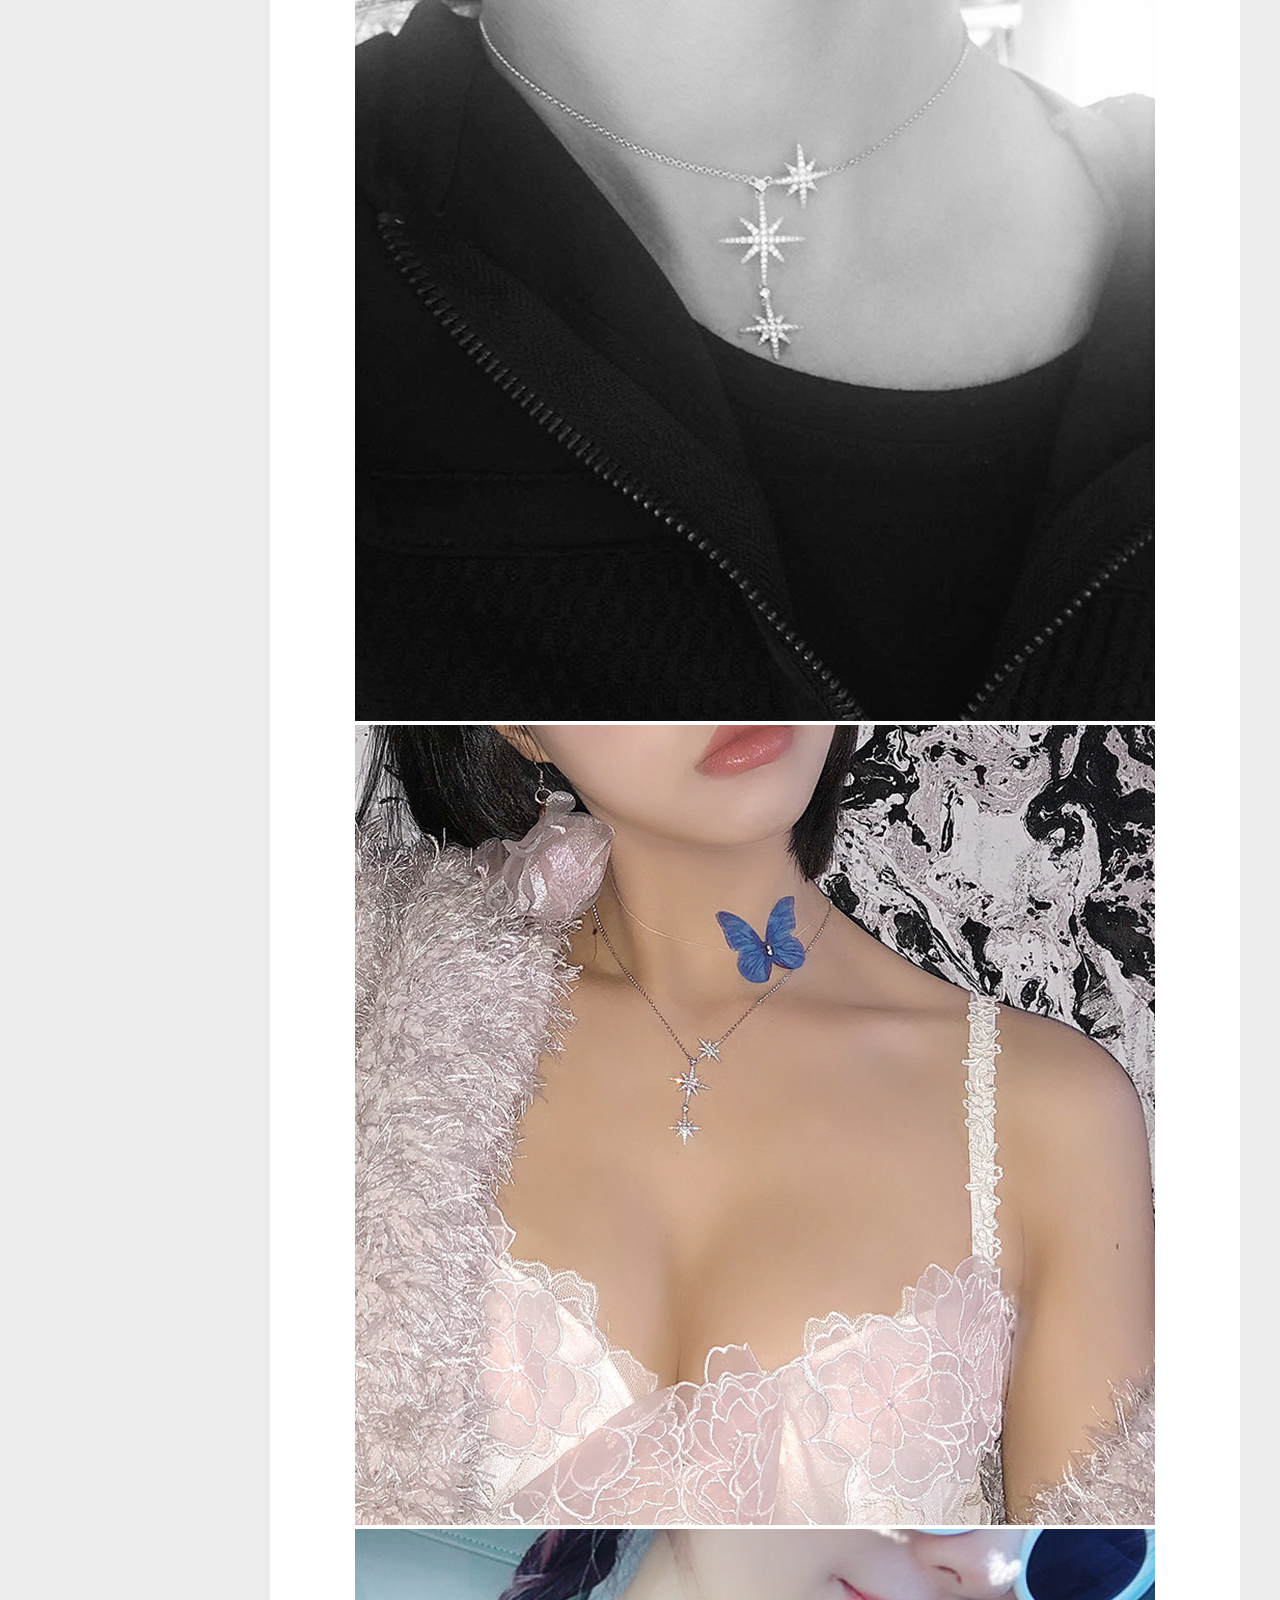
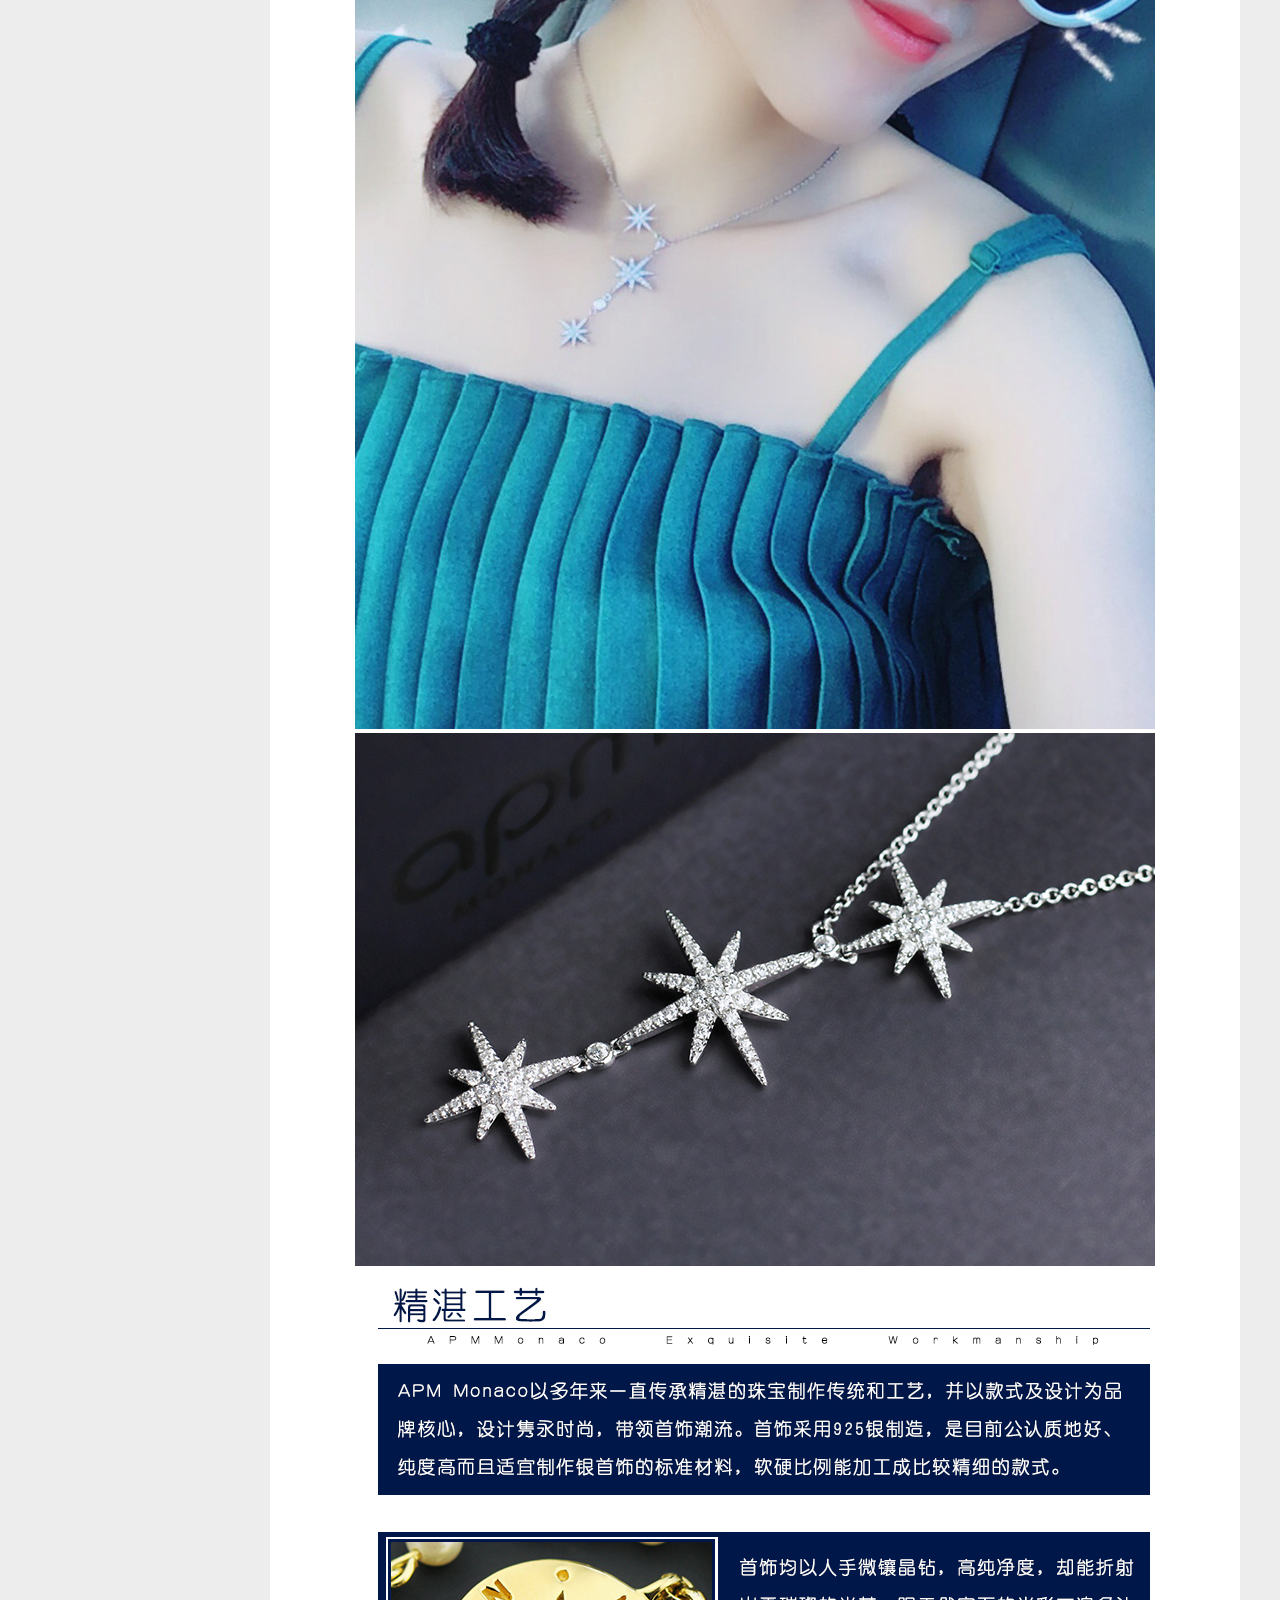
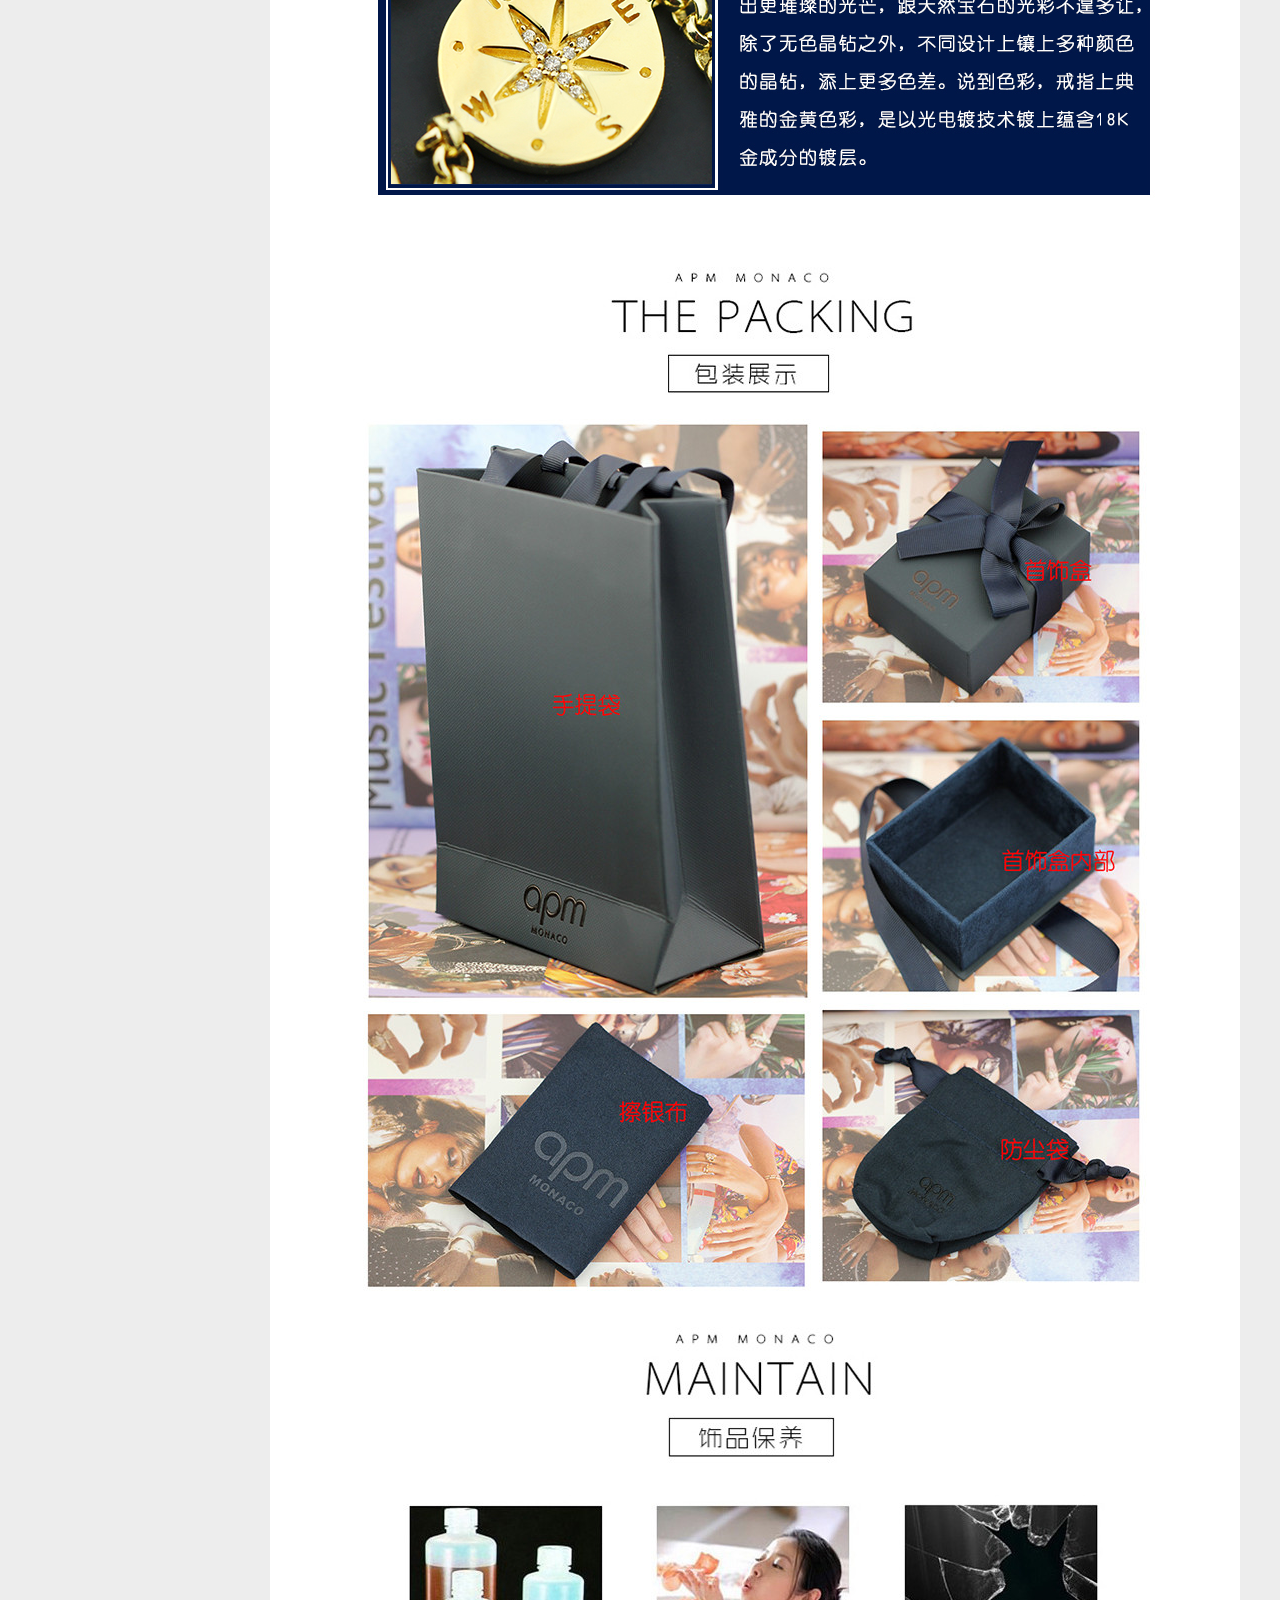
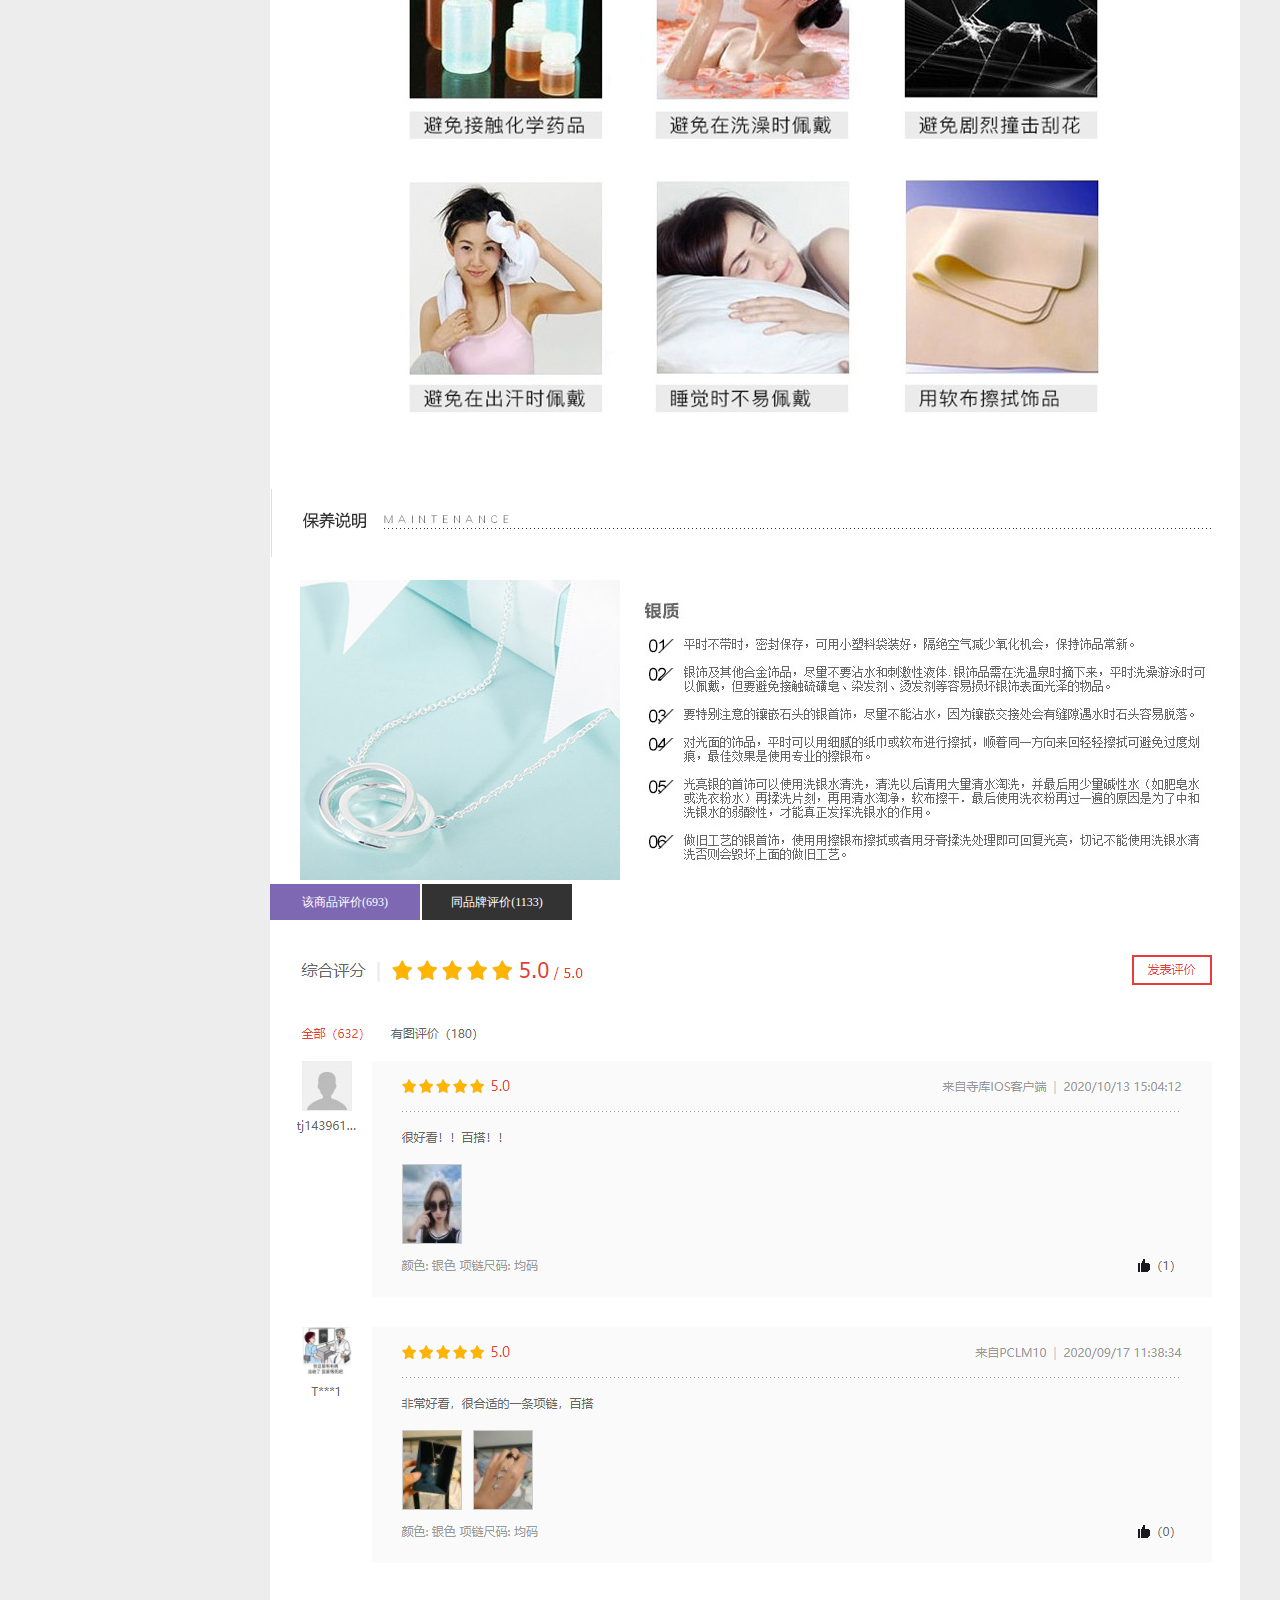
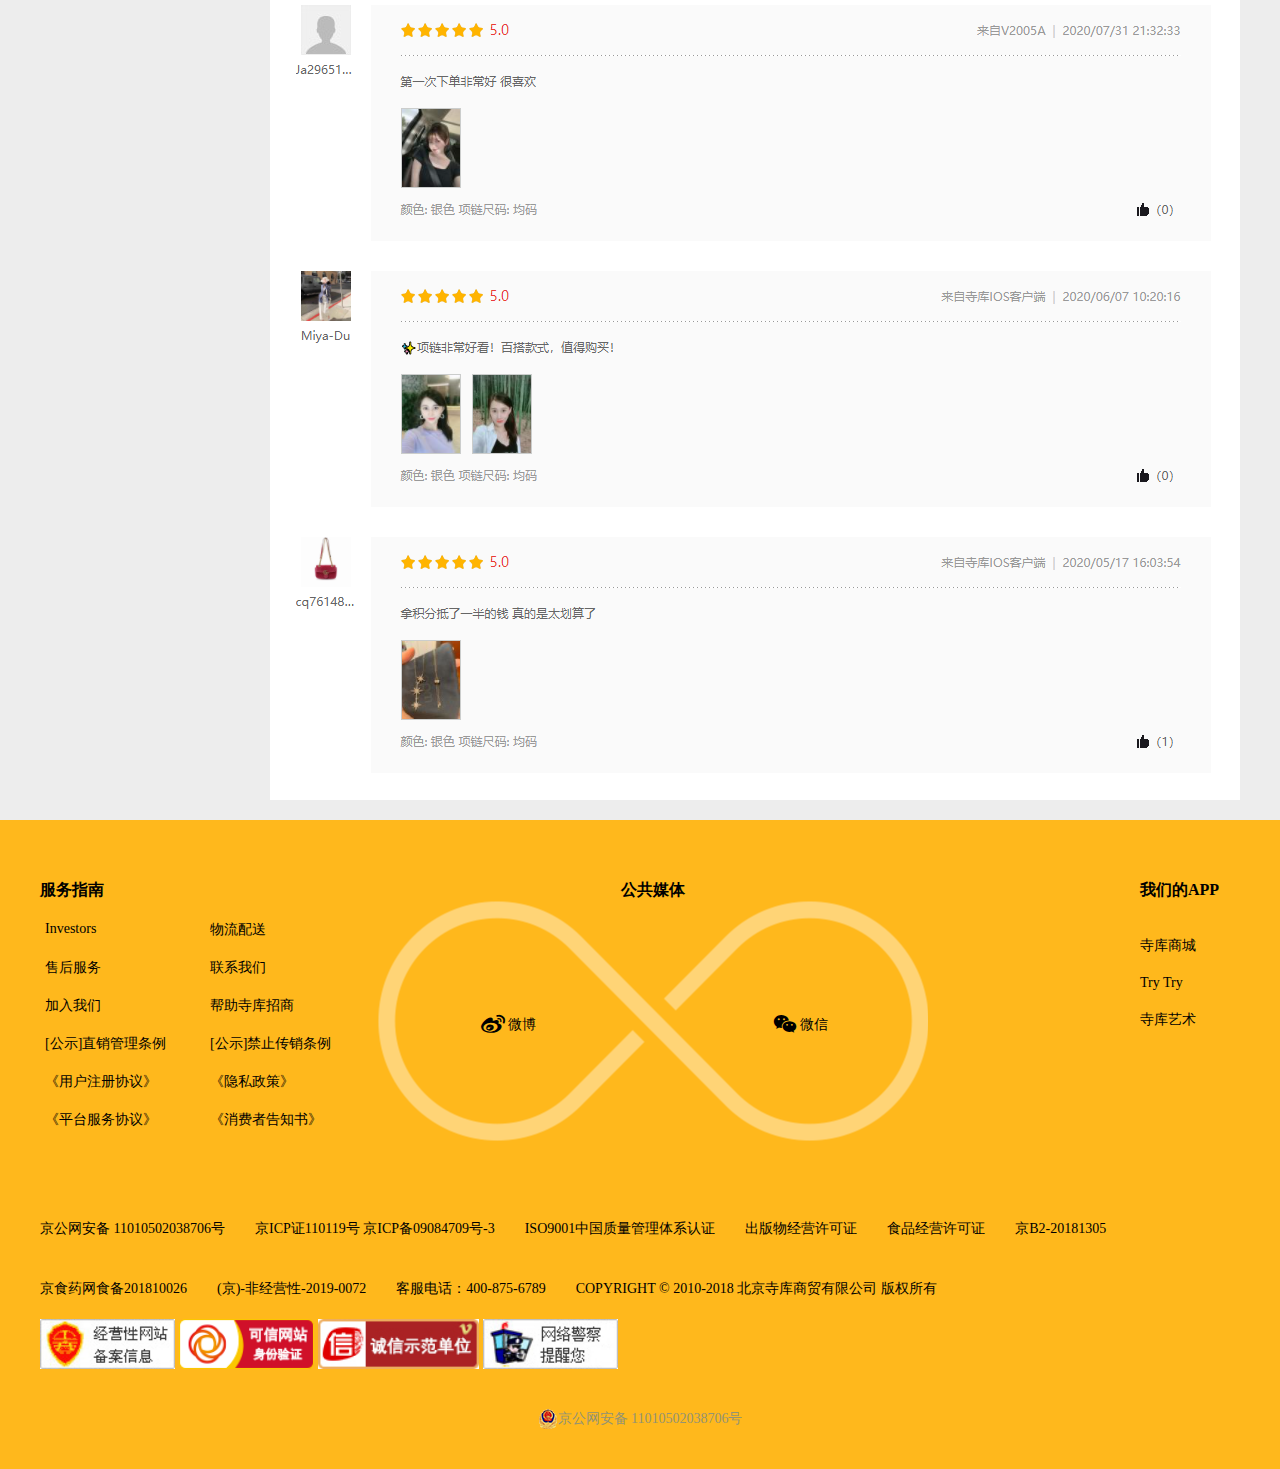
<file: html/detail.html>
<!DOCTYPE html>
<html lang="en">

<head>
    <meta charset="UTF-8">
    <meta name="viewport" content="width=device-width, initial-scale=1.0">
    <link rel="icon" sizes="any" mask="" href="../img/icon.png">
    <link rel="stylesheet" href="../css/detail.css">
    <link rel="stylesheet" type="text/css" href="../css/iconfont/iconfont.css">
    <title>寺库网-全球奢侈品服务平台</title>
    <script src="../js/jquery-3.4.1.min.js"></script>
    <script src="../js/detail.js"></script>
    <script src="../js/footer.js"></script>
</head>

<body>
    <div class="content">
        <div class="header">
            <div class="headerTop">
                <div class="language">
                    <div class="select">
                        <select name="language">
                            <option class="chinese" value="CN">中文</option>
                            <option class="english" value="EN">英文</option>
                        </select>
                    </div>
                    <div class="money">RMB ￥</div>
                </div>
                <div class="logo"><img src="../img/logo.jpg" alt=""></div>
                <div class="slogin">
                    <div class="login">登录</div>
                    <div class="register">注册</div>
                    <div class="sicon"><i class="iconfont icon-shoucang"></i></div>
                </div>
            </div>
            <div class="nav">
                <ul class="faUl clearfix">
                    <li class="lists shouye">首页</li>
                    <li class="lists">
                        <a class="aBox" href="../html/lists.html">
                            <div class="navTips">包袋</div>
                            <div class="sanjiao"></div>
                        </a>
                        <ul class="underUl">
                            <div class="underTop">
                                <span>分类</span>
                                <span>品牌</span>
                            </div>
                            <div class="underBottom">
                                <div class="listUl1">
                                    <p>男士包袋</p>
                                    <p>女士包袋</p>
                                    <p>钱包</p>
                                    <p>手拿包</p>
                                    <p>斜挎包</p>
                                    <p>拉杆箱</p>
                                    <p>双肩包</p>
                                    <p>手提包</p>
                                </div>
                                <div class="listUl2">
                                    <p>爱马仕</p>
                                    <p>香奈儿</p>
                                    <p>迪奥</p>
                                    <p>路易威登</p>
                                    <p>古驰</p>
                                    <p>圣罗兰</p>
                                    <p>宝格丽</p>
                                    <p>蔻驰</p>
                                    <p>褒蝶家</p>
                                    <p>范思哲</p>
                                    <p>杜嘉班纳</p>
                                    <p>克洛伊</p>
                                    <p>普拉达</p>
                                    <p>缪缪</p>
                                    <p>亚历山大麦昆</p>
                                </div>
                            </div>
                        </ul>
                    </li>
                    <li class="lists">
                        <a class="aBox" href="../html/lists.html">
                            <div class="navTips">腕表</div>
                            <div class="sanjiao"></div>
                        </a>
                        <ul class="underUl">
                            <div class="underTop">
                                <span>分类</span>
                                <span>品牌</span>
                            </div>
                            <div class="underBottom">
                                <div class="listUl1">
                                    <p>男士</p>
                                    <p>女士</p>
                                    <p>机械腕表</p>
                                    <p>石英腕表</p>
                                </div>
                                <div class="listUl2">
                                    <p>百达翡丽</p>
                                    <p>江诗丹顿</p>
                                    <p>宝柏</p>
                                    <p>宝玑</p>
                                    <p>朗格</p>
                                    <p>积家</p>
                                    <p>芝柏</p>
                                    <p>萧邦</p>
                                    <p>万国</p>
                                    <p>沛纳海</p>
                                    <p>格拉苏蒂</p>
                                    <p>劳力士</p>
                                    <p>真力时</p>
                                    <p>卡地亚</p>
                                    <p>欧米茄</p>
                                    <p>浪琴</p>
                                    <p>天梭</p>
                                    <p>汉密尔顿</p>
                                </div>
                            </div>
                        </ul>
                    </li>
                    <li class="lists">
                        <a class="aBox" href="../html/lists.html">
                            <div class="navTips">珠宝首饰</div>
                            <div class="sanjiao"></div>
                        </a>
                        <ul class="underUl">
                            <div class="underTop">
                                <span>分类</span>
                                <span>品牌</span>
                            </div>
                            <div class="underBottom">
                                <div class="listUl1">
                                    <p>项链</p>
                                    <p>吊坠</p>
                                    <p>手链</p>
                                    <p>耳饰</p>
                                    <p>手镯</p>
                                    <p>戒指/指环</p>
                                    <p>手串</p>
                                    <p>串珠配珠</p>
                                    <p>首饰套装</p>
                                    <p>胸针</p>
                                    <p>头饰</p>
                                </div>
                                <div class="listUl2">
                                    <p>梵克雅宝</p>
                                    <p>尚美</p>
                                    <p>蒂芙尼</p>
                                    <p>迪奥</p>
                                    <p>宝格丽</p>
                                    <p>施华洛世奇</p>
                                    <p>爱马仕</p>
                                    <p>潘多拉</p>
                                    <p>香奈儿</p>
                                    <p>路易威登</p>
                                    <p>Apm monaco</p>
                                    <p>莫妮卡维纳德</p>
                                </div>
                            </div>
                        </ul>
                    </li>
                    <li class="lists">
                        <a class="aBox" href="../html/lists.html">
                            <div class="navTips">服饰</div>
                            <div class="sanjiao"></div>
                        </a>
                        <ul class="underUl">
                            <div class="underTop">
                                <span>分类</span>
                                <span>品牌</span>
                            </div>
                            <div class="underBottom">
                                <div class="listUl1">
                                    <p>男装</p>
                                    <p>女装</p>
                                    <p>男士卫衣</p>
                                    <p>男士裤装</p>
                                    <p>男士衬衫</p>
                                    <p>男士夹克</p>
                                    <p>女式连衣裙</p>
                                    <p>女式外套</p>
                                </div>
                                <div class="listUl2">
                                    <p>博柏利</p>
                                    <p>Emporio Armani</p>
                                    <p>范思哲</p>
                                    <p>Maxmara</p>
                                    <p>杜嘉班纳</p>
                                    <p>PRADA</p>
                                    <p>纪梵希</p>
                                    <p>圣罗兰</p>
                                    <p>华伦天奴</p>
                                    <p>丝黛拉麦卡妮</p>
                                </div>
                            </div>
                        </ul>
                    </li>
                    <li class="lists">
                        <a class="aBox" href="../html/lists.html">
                            <div class="navTips">鞋履</div>
                            <div class="sanjiao"></div>
                        </a>
                        <ul class="underUl">
                            <div class="underTop">
                                <span>分类</span>
                                <span>品牌</span>
                            </div>
                            <div class="underBottom">
                                <div class="listUl1">
                                    <p>平底鞋</p>
                                    <p>靴子</p>
                                    <p>皮鞋</p>
                                    <p>拖鞋</p>
                                    <p>高跟鞋</p>
                                    <p>凉鞋</p>
                                    <p>运动鞋</p>
                                    <p>乐福鞋</p>
                                </div>
                                <div class="listUl2">
                                    <p>古驰</p>
                                    <p>巴黎世家</p>
                                    <p>Jimmy Choo</p>
                                    <p>马诺洛 波拉尼克</p>
                                    <p>菲拉格慕</p>
                                    <p>博柏利</p>
                                    <p>华伦天奴</p>
                                    <p>斯图尔特 维兹曼</p>
                                    <p>赛乔 洛西</p>
                                    <p>Golden Goose</p>
                                    <p>Roger vivier</p>
                                    <p>Tod's</p>
                                    <p>Hogan</p>
                                    <p>普拉达</p>
                                    <p>缪缪</p>
                                </div>
                            </div>
                        </ul>
                    </li>
                    <li class="lists">
                        <a class="aBox" href="../html/lists.html">
                            <div class="navTips">配饰</div>
                            <div class="sanjiao"></div>
                        </a>
                        <ul class="underUl">
                            <div class="underTop">
                                <span>分类</span>
                                <span>品牌</span>
                            </div>
                            <div class="underBottom">
                                <div class="listUl1">
                                    <p>墨镜</p>
                                    <p>眼镜框</p>
                                    <p>腰带</p>
                                    <p>围巾</p>
                                    <p>丝巾</p>
                                    <p>雨伞</p>
                                    <p>挂饰</p>
                                    <p>帽子</p>
                                    <p>手套</p>
                                    <p>钥匙扣</p>
                                    <p>袖扣</p>
                                    <p>领结</p>
                                </div>
                                <div class="listUl2">
                                    <p>爱马仕</p>
                                    <p>路易威登</p>
                                    <p>古驰</p>
                                    <p>菲拉格慕</p>
                                    <p>范思哲</p>
                                    <p>博柏利</p>
                                    <p>万宝龙</p>
                                    <p>雷朋</p>
                                    <p>普拉达</p>
                                    <p>葆蝶家</p>
                                    <p>巴利</p>
                                    <p>缪缪</p>
                                </div>
                            </div>
                        </ul>
                    </li>
                    <li class="lists">
                        <a class="aBox" href="../html/lists.html">
                            <div class="navTips">运动</div>
                            <div class="sanjiao"></div>
                        </a>
                        <ul class="underUl">
                            <div class="underTop">
                                <span>分类</span>
                                <span>品牌</span>
                            </div>
                            <div class="underBottom">
                                <div class="listUl1">
                                    <p>跑步鞋</p>
                                    <p>运动服</p>
                                    <p>背包</p>
                                    <p>健身装备</p>
                                    <p>骑行装备</p>
                                    <p>泳装</p>
                                </div>
                                <div class="listUl2">
                                    <p>阿迪达斯</p>
                                    <p>耐克</p>
                                    <p>Y-3</p>
                                    <p>彪马</p>
                                    <p>Superme</p>
                                    <p>Hotsuit</p>
                                    <p>始祖鸟</p>
                                    <p>Marmot</p>
                                    <p>鬼冢虎</p>
                                    <p>安德玛</p>
                                    <p>Superga</p>
                                    <p>亚瑟士</p>
                                </div>
                            </div>
                        </ul>
                    </li>
                    <li class="lists">
                        <a class="aBox" href="../html/lists.html">
                            <div class="navTips">家居</div>
                            <div class="sanjiao"></div>
                        </a>
                        <ul class="underUl">
                            <div class="underTop">
                                <span>分类</span>
                                <span>品牌</span>
                            </div>
                            <div class="underBottom">
                                <div class="listUl1">
                                    <p>饰品摆件</p>
                                    <p>生活电器</p>
                                    <p>家具</p>
                                    <p>智能科技</p>
                                    <p>手机</p>
                                    <p>影音娱乐</p>
                                </div>
                                <div class="listUl2">
                                    <p>Zippo</p>
                                    <p>都彭</p>
                                    <p>菲仕乐</p>
                                    <p>马格隆特</p>
                                    <p>三星</p>
                                    <p>魔声</p>
                                    <p>微软</p>
                                    <p>华为</p>
                                </div>
                            </div>
                        </ul>
                    </li>
                    <li class="lists">
                        <a class="aBox" href="../html/lists.html">
                            <div class="navTips">美妆</div>
                            <div class="sanjiao"></div>
                        </a>
                        <ul class="underUl">
                            <div class="underTop">
                                <span>分类</span>
                                <span>品牌</span>
                            </div>
                            <div class="underBottom">
                                <div class="listUl1">
                                    <p>面部护理</p>
                                    <p>眼部护理</p>
                                    <p>身体护理</p>
                                    <p>美容健康</p>
                                    <p>香水</p>
                                    <p>面部彩妆</p>
                                    <p>唇部彩妆</p>
                                </div>
                                <div class="listUl2">
                                    <p>海蓝之谜</p>
                                    <p>SK-11</p>
                                    <p>香奈儿</p>
                                    <p>迪奥</p>
                                    <p>兰蔻</p>
                                    <p>雅诗兰黛</p>
                                    <p>YSL</p>
                                    <p>Tom Ford</p>
                                </div>
                            </div>
                        </ul>
                    </li>
                    <li class="lists">
                        <a class="aBox" href="../html/lists.html">
                            <div class="navTips">生活方式</div>
                            <div class="sanjiao"></div>
                        </a>
                        <ul class="underUl">
                            <div class="underTop">
                                <span>分类</span>
                                <span>品牌</span>
                            </div>
                            <div class="underBottom">
                                <div class="listUl1">
                                    <p>豪车租赁</p>
                                    <p>飞机 游艇</p>
                                    <p>旅行</p>
                                    <p>美容与健康</p>
                                </div>
                                <div class="listUl2">
                                    <p>奥迪</p>
                                    <p>OXYGYM</p>
                                    <p>青岛乘风破浪帆船俱乐部</p>
                                </div>
                            </div>
                        </ul>
                    </li>
                </ul>
                <div class="search">
                    <span class="sSearch">搜索</span>
                    <i class="iconfont icon-search"></i>
                </div>
            </div>
        </div>
        <div class="main">
            <div class="pageTitle">
                <span>全部</span>
                <b>></b>
                <span>首饰</span>
                <b>></b>
                <span>项饰</span>
                <b>></b>
                <span>项链</span>
                <b>></b>
                <span>APM Monaco</span>
                <b>></b>
                <span>【ins网红同款】APM Monaco/APM Monaco大小星星项链女轻奢六芒星流星锁骨链 3350 气质时尚百搭毛衣颈链潮首饰品 送女友闺蜜生日礼物吊坠</span>
            </div>
            <div class="container">
                <div class="contents">
                    <div class="glass">
                        <div class="miniImg">
                            <div class="mini1 active">
                                <img src="../img/detail1.png" alt="">
                            </div>
                            <div class="mini1">
                                <img src="../img/detail2.jpg" alt="">
                            </div>
                            <div class="mini1">
                                <img src="../img/detail3.jpg" alt="">
                            </div>
                            <div class="mini1">
                                <img src="../img/detail4.jpg" alt="">
                            </div>
                            <div class="mini1">
                                <img src="../img/detail5.jpg" alt="">
                            </div>
                        </div>
                        <div class="bigImg">
                            <div class="big1" style="display: block;">
                                <img src="../img/detail1.png" alt="">
                            </div>
                            <div class="big1">
                                <img src="../img/detail2.jpg" alt="">
                            </div>
                            <div class="big1">
                                <img src="../img/detail3.jpg" alt="">
                            </div>
                            <div class="big1">
                                <img src="../img/detail4.jpg" alt="">
                            </div>
                            <div class="big1">
                                <img src="../img/detail5.jpg" alt="">
                            </div>
                            <div class="big1">
                                <img src="../img/card1-1.png" alt="">
                            </div>
                            <div class="comSmallBox"></div>
                            <div class="comBigBox">
                                <div class="big2">
                                    <img src="../img/detail1.png" alt="">
                                </div>
                                <div class="big2">
                                    <img src="../img/detail2.jpg" alt="">
                                </div>
                                <div class="big2">
                                    <img src="../img/detail3.jpg" alt="">
                                </div>
                                <div class="big2">
                                    <img src="../img/detail4.jpg" alt="">
                                </div>
                                <div class="big2">
                                    <img src="../img/detail5.jpg" alt="">
                                </div>
                                <div class="big2">
                                    <img src="../img/card1-1.png" alt="">
                                </div>
                                <div class="big2">
                                    <img src="../img/detail1.png" alt="">
                                </div>
                                
                            </div>
                        </div>
                    </div>
                    <div class="proDetail">
                        <div>
                            <div class="proTips">
                                【ins网红同款】APM Monaco/APM Monaco大小星星项链女轻奢六芒星流星锁骨链 3350 气质时尚百搭毛衣颈链潮首饰品 送女友闺蜜生日礼物吊坠
                            </div>
                            <div class="proPrice">
                                <p>
                                    <span style="font-size: 18px;color: #e93b39;">一口价</span>
                                    <span style="font-size: 12px;color: #e93b39;">￥</span>
                                    <span id="proMoney" style="font-size: 30px;color: #e93b39;">489</span>
                                </p>
                                <p style="margin: 10px 0;">
                                    <span style="color:#999;font-size: 12px;padd">有货</span>
                                    <span style="color:#999;font-size: 12px;">预计下单后会在 <span>2-4</span> 天内发货 </span>
                                </p>
                                <p style="margin-bottom: 10px;">
                                    <span>温馨提示</span>
                                    <span>本商品无质量问题不支持退换货</span>
                                </p>
                                <p style="margin-bottom: 10px;">
                                    <span>商品信息</span>
                                    <span>自营</span>
                                </p>
                            </div>
                            <div class="proMsg">
                                <div class="selectImg">
                                    <div style="margin-right: 35px;">颜色</div>
                                    <div class="selectImg1">
                                        <img src="../img/card1-1.png" alt="">
                                    </div>
                                    <div class="selectImg2">
                                        <img src="../img/card1-2.png" alt="">
                                    </div>
                                </div>
                                <div class="selectSize">
                                    <div>项链尺码</div>
                                    <div class="selectSize1">
                                        均码
                                    </div>
                                </div>
                                <div class="selectCount">
                                    <div>购买数量</div>
                                    <div class="selectC">
                                        <div class="del">-</div>
                                        <input type="text" name="" value="1" id="countInput">
                                        <div class="add">+</div>
                                    </div>
                                </div>
                                <p style="color:#fc890d;font-size:18px;font-weight:600;margin:20px 0;">扫码下单更优惠</p>
                                <div style="display: flex;align-items: center;justify-content: space-between;">
                                    <img style="width: 200px;height: 200px;" src="../img/login-code.png" alt="">
                                    <div class="goCart">加入购物车</div>
                                </div>
                            </div>
                        </div>
                    </div>
                </div>
                <div class="showAdds">
                    <div class="showLeft">
                        <div class="allBuy">
                            <div class="allTit">大家都在买</div>
                            <div class="allList">
                                <div class="buyImg">
                                    <img src="../img/allBuy1.jpg" alt="">
                                </div>
                                <div class="buyMsg">
                                    <p>【包税】SK-II/SK-II 前男友面膜（1盒*10片）</p>
                                    <p style="font-weight: 600;margin-top: 5px;">￥599</p>
                                </div>
                            </div>
                            <div class="allList">
                                <div class="buyImg">
                                    <img src="../img/allBuy2.jpg" alt="">
                                </div>
                                <div class="buyMsg">
                                    <p>【预售】Gucci GG Marmont皮带 女士 闪亮双G logo 414516 0YA0G 1000</p>
                                    <p style="font-weight: 600;margin-top: 5px;">￥2799</p>
                                </div>
                            </div>
                            <div class="allList">
                                <div class="buyImg">
                                    <img src="../img/allBuy3.png" alt="">
                                </div>
                                <div class="buyMsg">
                                    <p>Apple 苹果 iPhone 11 Pro 移动联通电信4G手机 双卡双待</p>
                                    <p style="font-weight: 600;margin-top: 5px;">￥8699</p>
                                </div>
                            </div>
                            <div class="allList">
                                <div class="buyImg">
                                    <img src="../img/allBuy4.jpg" alt="">
                                </div>
                                <div class="buyMsg">
                                    <p>DIOR/迪奥 章若楠 奚梦瑶 周扬青 霍思燕 众多明星同款 13色 超轻 方形 大框 太阳镜 墨镜 眼镜 SOSTELLAIRE1 59mm DIOR 迪奥</p>
                                    <p style="font-weight: 600;margin-top: 5px;">￥1319</p>
                                </div>
                            </div>
                            <div class="allList">
                                <div class="buyImg">
                                    <img src="../img/allBuy5.jpg" alt="">
                                </div>
                                <div class="buyMsg">
                                    <p>BURBERRY/博柏利 20年秋冬 百搭 女性 logo 单肩包 8030377</p>
                                    <p style="font-weight: 600;margin-top: 5px;">￥3334</p>
                                </div>
                            </div>
                        </div>
                        <div class="allBuy">
                            <div class="allTit">大家都在买</div>
                            <div class="allList1">
                                <div class="buyImg1">
                                    <img src="../img/allBuy1.jpg" alt="">
                                </div>
                                <div class="buyMsg">
                                    <p>【包税】SK-II/SK-II 前男友面膜（1盒*10片）</p>
                                    <p style="font-weight: 600;margin-top: 5px;">￥599</p>
                                </div>
                            </div>
                            <div class="allList1">
                                <div class="buyImg1">
                                    <img src="../img/allBuy2.jpg" alt="">
                                </div>
                                <div class="buyMsg">
                                    <p>【预售】Gucci GG Marmont皮带 女士 闪亮双G logo 414516 0YA0G 1000</p>
                                    <p style="font-weight: 600;margin-top: 5px;">￥2799</p>
                                </div>
                            </div>
                            <div class="allList1">
                                <div class="buyImg1">
                                    <img src="../img/allBuy3.png" alt="">
                                </div>
                                <div class="buyMsg">
                                    <p>Apple 苹果 iPhone 11 Pro 移动联通电信4G手机 双卡双待</p>
                                    <p style="font-weight: 600;margin-top: 5px;">￥8699</p>
                                </div>
                            </div>
                            <div class="allList1">
                                <div class="buyImg1">
                                    <img src="../img/allBuy4.jpg" alt="">
                                </div>
                                <div class="buyMsg">
                                    <p>DIOR/迪奥 章若楠 奚梦瑶 周扬青 霍思燕 众多明星同款 13色 超轻 方形 大框 太阳镜 墨镜 眼镜 SOSTELLAIRE1 59mm DIOR 迪奥</p>
                                    <p style="font-weight: 600;margin-top: 5px;">￥1319</p>
                                </div>
                            </div>
                            <div class="allList1">
                                <div class="buyImg1">
                                    <img src="../img/allBuy5.jpg" alt="">
                                </div>
                                <div class="buyMsg">
                                    <p>BURBERRY/博柏利 20年秋冬 百搭 女性 logo 单肩包 8030377</p>
                                    <p style="font-weight: 600;margin-top: 5px;">￥3334</p>
                                </div>
                            </div>
                        </div>
                    </div>
                    <div class="showRight">
                        <div class="navBox">
                            <div class="bbtn activeBtn">商品详情</div>
                            <div class="bbtn">商品鉴定</div>
                            <div class="bbtn">售后服务</div>
                            <div class="bbtn">购买须知</div>
                        </div>
                        <div class="navPage">
                            <div class="page" style="display: block;">
                                <img src="../img/jie1.png" alt="">
                                <img src="../img/jie3.jpg" alt="">
                                <img src="../img/show1.jpg" alt="">
                                <img src="../img/show2.jpg" alt="">
                                <img src="../img/show3.jpg" alt="">
                                <img src="../img/show4.jpg" alt="">
                                <img src="../img/show5.jpg" alt="">
                                <img src="../img/show6.jpg" alt="">
                                <img src="../img/show7.jpg" alt="">
                                <img src="../img/show8.jpg" alt="">
                                <img src="../img/show9.jpg" alt="">
                                <img src="../img/jie4.png" alt="">
                                <img src="../img/show10.jpg" alt="">
                            </div>
                            <div class="page">
                                <img src="../img/jianding1.png" alt="">
                                <img src="../img/jianding2.png" alt="">
                            </div>
                            <div class="page">
                                <img src="../img/shouhou1.png" alt="">
                                <img src="../img/shouhou2.png" alt="">
                            </div>
                            <div class="page">这是购买须知</div>
                        </div>
                        <div class="pinglun">
                            <div class="nav1Box">
                                <div class="bbtn1 activeBtn">该商品评价(693)</div>
                                <div class="bbtn1">同品牌评价(1133)</div>
                            </div>
                            <div class="nav1Page">
                                <div class="page1" style="display: block;">
                                    <img src="../img/pingjia1.png" alt="">
                                    <img src="../img/pingjia2.png" alt="">
                                </div>
                                <div class="page1">
                                    <img src="../img/pingjia3.png" alt="">
                                </div>
                            </div>
                        </div>
                    </div>
                    
                </div>
            </div>
        </div>
        <div class="footer">
            <div class="fContainer">
                <div class="footerLinks">
                    <div class="linkLeft">
                        <h4>服务指南</h4>
                        <ul id="leftList">

                        </ul>
                    </div>
                    <div class="linkCenter">
                        <h4 class="centerTitle">公共媒体</h4>
                        <div class="footerLogo">
                            <div id="weibo">
                                <i class="iconfont icon-weibo"></i>
                                <span>微博</span>
                                <div class="weiboHover">
                                    <img src="../img/sikuC.jpg" alt="">
                                </div>
                            </div>
                            <div id="weixin">
                                <i class="iconfont icon-weixin"></i>
                                <span>微信</span>
                                <div class="weixinHover">
                                    <img src="../img/sikuC.jpg" alt="">
                                </div>
                            </div>
                        </div>
                    </div>
                    <div class="linkRight">
                        <h4>我们的APP</h4>
                        <ul class="appUl">
                            <li class="appLi1">寺库商城</li>
                            <div class="shangchengHover">
                                <img src="../img/sikuC.jpg" alt="">
                            </div>
                            <li class="appLi2">Try Try</li>
                            <div class="tryHover">
                                <img src="../img/tryC.jpg" alt="">
                            </div>
                            <li class="appLi3">寺库艺术</li>
                            <div class="yishuHover">
                                <img src="../img/yishuC.jpg" alt="">
                            </div>
                        </ul>
                    </div>
                </div>
                <ul id="banquan">

                </ul>
                <div class="fImg">
                    <img src="../img/f_01.jpg" alt="">
                    <img src="../img/f_02.png" alt="">
                    <img src="../img/f_03.png" alt="">
                    <img src="../img/f_04.jpg" alt="">
                </div>
            </div>
            <div class="footerTips"><img src="../img/guohui.png" alt=""> 京公网安备 11010502038706号</div>
        </div>
        <div class="toTop">
            <img src="../img/app.jpg" alt="">
        </div>
        <div class="rightFixed">
            <div class="message">
                <img src="../img/zaixian.png" alt="">
                <span>在线<br></span>
                <span>客服</span>
            </div>
            <div class="fixedb">
                <div class="code">
                    <img src="../img/zaixian2.png" alt="">
                    <div class="codeNone">
                        <img src="../img/login-code.png" alt="">
                        <p>扫码下载APP</p>
                    </div>
                </div>
                <div class="goTop">
                    <img src="../img/zaixian3.png" alt="">
                </div>
            </div>
        </div>
    </div>
    <div class="mote">
        <div class="cartHint">
            <p class="hintTit">该商品已成功添加到购物车</p>
            <div class="hintBtns">
                <div class="continue">继续购物</div>
                <div class="incar">进入购物车</div>
            </div>
        </div>
    </div>
</body>

</html>
</file>
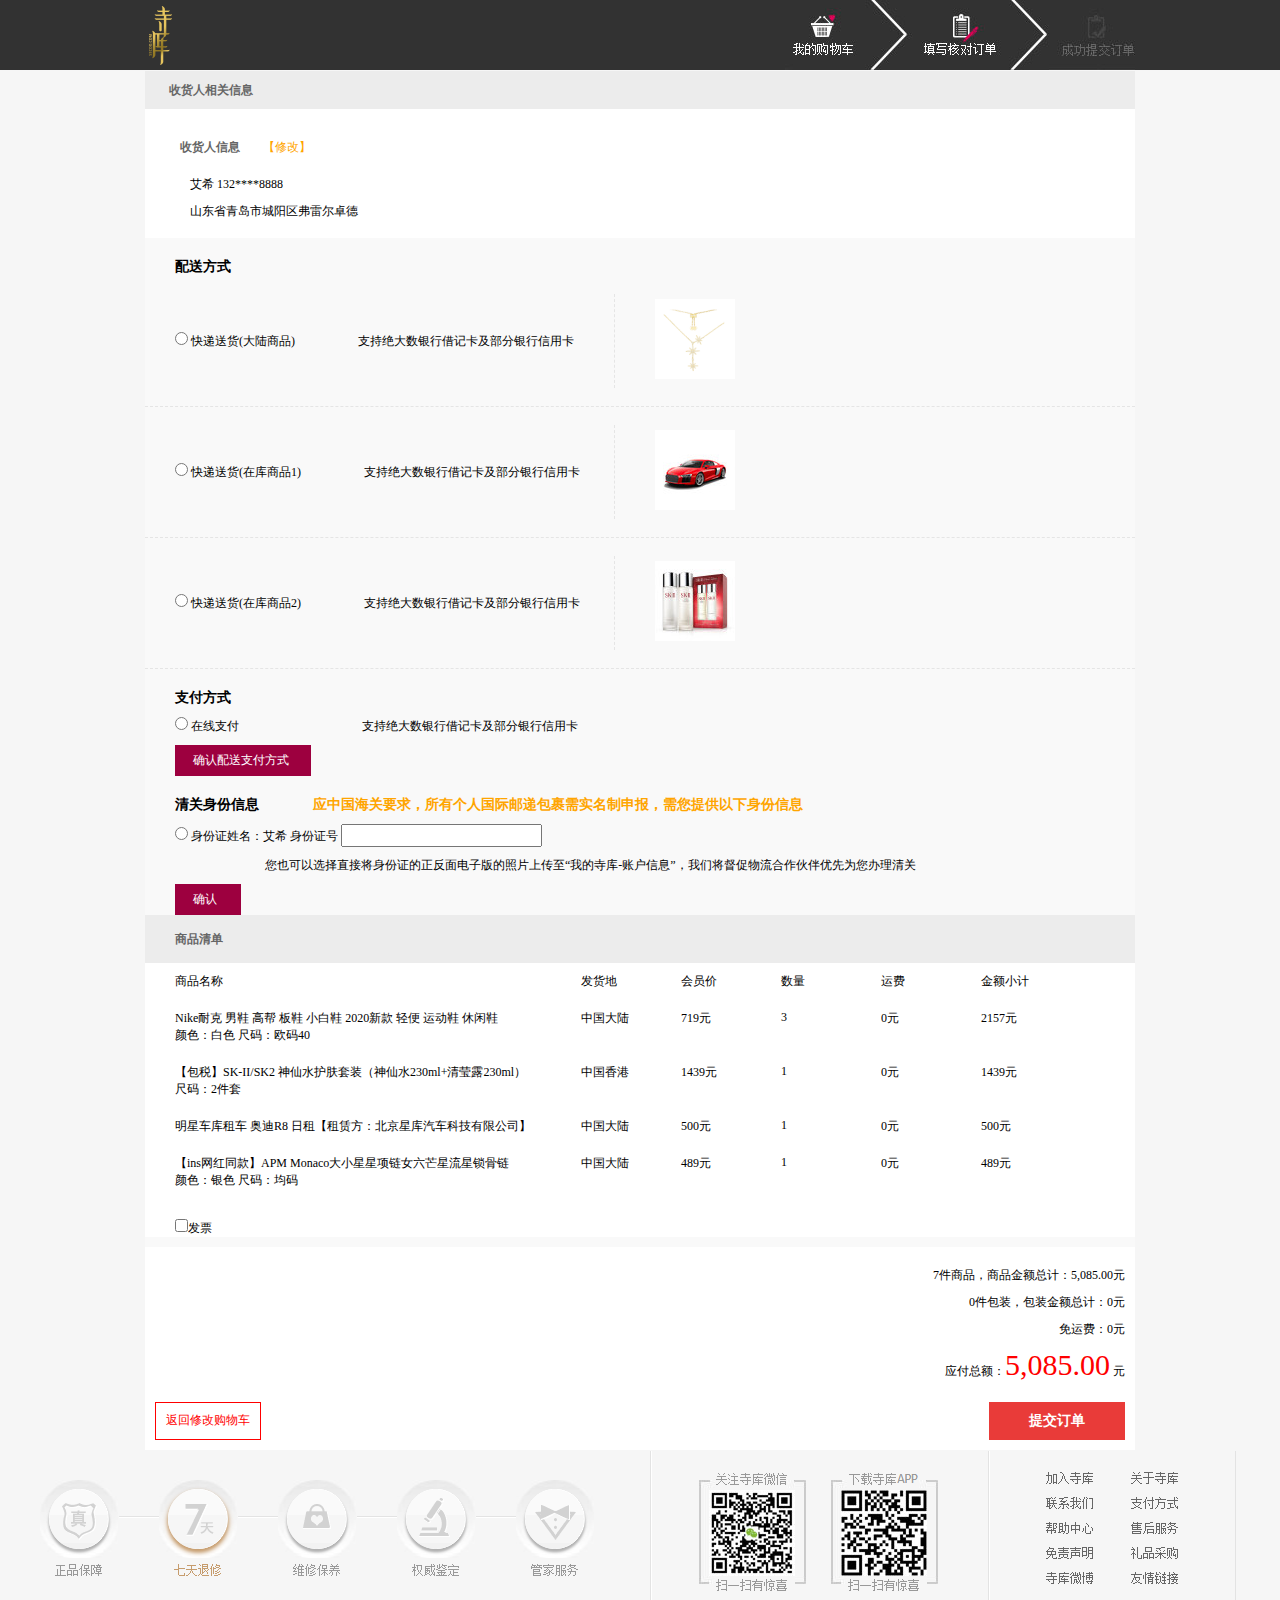
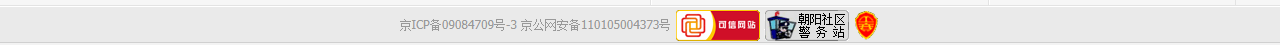
<file: html/dingdan.html>
<!DOCTYPE html>
<html lang="en">
<head>
    <meta charset="UTF-8">
    <meta name="viewport" content="width=device-width, initial-scale=1.0">
    <title>填写核对订单</title>
    <link rel="stylesheet" href="../css/dingdan.css">
    <link rel="stylesheet" href="../css/iconfont/iconfont.css">
    <script src="../js/jquery-3.4.1.min.js"></script>
    <script src="../js/dingdan.js"></script>
</head>
<body>
    <div class="main">
        <div class="header">
            <div class="nHeader">
                <img class="goBack" src="../img/logo-login.png" alt="">
                <img src="../img/cartTitle1.jpg" alt="">
            </div>
        </div>
        <div class="centerBox">
            <div class="userTit">收货人相关信息</div>

            <div class="userMsg">
                <div style="padding-bottom:20px ;">
                    <span style="color: #666;font-weight: bold;">收货人信息</span>
                    <span class="change">【修改】</span>
                </div>
                <div class="changeMsg">
                    <p style="padding: 0 0 10px 10px;">
                        <span id="showName">艾希</span>
                        <span id="showPhone">132****8888</span>
                    </p>
                    <p id="showAddress" style="padding-left: 10px;">山东省青岛市城阳区弗雷尔卓德</p>
                </div>
                <div class="newAddress">
                    <div class="userL">
                        <input type="radio" name="a" checked id="useli" class="bb">
                        <span class="span1">艾希</span>
                        <span class="span2">山东省青岛市城阳区弗雷尔卓德</span>
                        <span class="span3">132****8888</span>
                        <span class="dell">删除</span>
                    </div>
                    <div class="aaa" style="padding-top: 10px;">
                        <input type="radio" name="a" id="newA">
                        <span>使用新地址</span>
                        <div class="newAdd">
                            <p>
                                <span style="color: red;">*</span>
                                <span style="margin-right: 20px;">收货人：</span>
                                <input type="text" id="uName">
                            </p>
                            <p class="nAd">
                                <span style="color: red;">*</span>
                                <span>所在地区：</span>
                                <!-- <input id="uSheng" type="text" placeholder="省"> -->
                                <select name="" id="uSheng">
                                    <option value="">选择省</option>
                                    <option value="山东省">山东省</option>
                                    <option value="河北省">河北省</option>
                                    <option value="广东省">广东省</option>
                                </select>
                                <select name="" id="uShi">
                                    <option value="">选择市</option>
                                    <option value="青岛市">青岛市</option>
                                    <option value="潍坊市">潍坊市</option>
                                    <option value="烟台市">烟台市</option>
                                </select>
                                <select name="" id="uXian">
                                    <option value="">选择县</option>
                                    <option value="平度县">平度县</option>
                                    <option value="莱西县">莱西县</option>
                                    <option value="莱阳县">莱阳县</option>
                                </select>
                            </p>
                            <p>
                                <span style="color: red;">*</span>
                                <span style="margin-right: 10px;">详细地址：</span>
                                <input id="uXiangxi" type="text">
                            </p>
                            <p class="nPh">
                                <span style="color: red;">*</span>
                                <span>手机号码：</span>
                                <input id="uPhone" type="text">
                            </p>
                        </div>
                    </div>
                    <div class="ok">确定收货地址</div>
                    <p id="errTips">请填写收货地址</p>
                </div>
            </div>

            <div class="peisong">
                <p style="font-size: 14px;font-weight: bold;padding: 20px 0 0 30px;">配送方式</p>
                <div class="methods">
                    <div style="padding-left: 30px;">
                        <input type="radio" name="" id="">
                        <span>快递送货(大陆商品)</span>
                        <span style="margin-left: 60px;">支持绝大数银行借记卡及部分银行信用卡</span>
                    </div>
                    <div style="padding: 5px 0 5px 40px; border-left: 1px dashed #e5e5e5;margin-right: 400px;">
                        <img style="width: 80px;height: 80px;" src="../img/card1-1.png" alt="">
                    </div>
                </div>
                <div class="methods">
                    <div style="padding-left: 30px;">
                        <input type="radio" name="" id="">
                        <span>快递送货(在库商品1)</span>
                        <span style="margin-left: 60px;">支持绝大数银行借记卡及部分银行信用卡</span>
                    </div>
                    <div style="padding: 5px 0 5px 40px; border-left: 1px dashed #e5e5e5;margin-right: 400px;">
                        <img style="width: 80px;height: 80px;" src="../img/aodi.jpg" alt="">
                    </div>
                </div>
                <div class="methods">
                    <div style="padding-left: 30px;">
                        <input type="radio" name="" id="">
                        <span>快递送货(在库商品2)</span>
                        <span style="margin-left: 60px;">支持绝大数银行借记卡及部分银行信用卡</span>
                    </div>
                    <div style="padding: 5px 0 5px 40px; border-left: 1px dashed #e5e5e5;margin-right: 400px;">
                        <img style="width: 80px;height: 80px;" src="../img/sk2.jpg" alt="">
                    </div>
                </div>
            </div>
            <div class="zhifu">
                <p class="zhifuT">支付方式</p>
                <div style="padding-left: 30px;margin: 10px 0;">
                    <input type="radio" name="" id="">
                    <span>在线支付</span>
                    <span style="margin-left: 120px;">支持绝大数银行借记卡及部分银行信用卡</span>
                </div>
                <div class="zhifuC">确认配送支付方式</div>
            </div>
            <div class="shenfenz">
                <p class="shenfenz1">清关身份信息  <span style="margin-left: 50px;color: orange;">应中国海关要求，所有个人国际邮递包裹需实名制申报，需您提供以下身份信息</span></p>
                <div style="padding-left: 30px;margin: 10px 0;">
                    <input type="radio" name="" id="">
                    <span>身份证姓名：艾希</span>
                    <span>身份证号</span>
                    <input type="text" name="" id="">
                </div>
                <p style="margin-left: 120px;">您也可以选择直接将身份证的正反面电子版的照片上传至“我的寺库-账户信息”，我们将督促物流合作伙伴优先为您办理清关</p>
                <div class="shenfenC">确认</div>
            </div>
            <div class="qingdan">
                <p class="qingdanTips">商品清单</p>
                <div class="qingdanTitle">
                    <div class="proName">商品名称</div>
                    <div class="fahuo">发货地</div>
                    <div class="vipPrice">会员价</div>
                    <div class="proCount">数量</div>
                    <div class="yunfei">运费</div>
                    <div class="sumOfMoney">金额小计</div>
            </div>
            <div class="qingdanTitle">
                <div class="proName">Nike耐克 男鞋 高帮 板鞋 小白鞋 2020新款 轻便 运动鞋 休闲鞋<br> 颜色：白色    尺码：欧码40</div>
                <div class="fahuo">中国大陆</div>
                <div class="vipPrice">719元	</div>
                <div class="proCount">3</div>
                <div class="sumOfMoney">0元</div>
                <div class="sumOfMoney">2157元</div>
            </div>
            <div class="qingdanTitle">
                <div class="proName">【包税】SK-II/SK2 神仙水护肤套装（神仙水230ml+清莹露230ml）<br>尺码：2件套    </div>
                <div class="fahuo">中国香港</div>
                <div class="vipPrice">1439元	</div>
                <div class="proCount">1</div>
                <div class="sumOfMoney">0元</div>
                <div class="sumOfMoney">1439元</div>
            </div>
            <div class="qingdanTitle">
                <div class="proName">明星车库租车 奥迪R8 日租【租赁方：北京星库汽车科技有限公司】</div>
                <div class="fahuo">中国大陆</div>
                <div class="vipPrice">500元	</div>
                <div class="proCount">1</div>
                <div class="sumOfMoney">0元</div>
                <div class="sumOfMoney">500元</div>
            </div>
            <div class="qingdanTitle">
                <div class="proName">	
                    【ins网红同款】APM Monaco大小星星项链女六芒星流星锁骨链 <br>
                    颜色：银色     尺码：均码    </div>
                <div class="fahuo">中国大陆</div>
                <div class="vipPrice">489元	</div>
                <div class="proCount">1</div>
                <div class="sumOfMoney">0元</div>
                <div class="sumOfMoney">489元</div>
            </div>
            <div class="fapiao">
                <input type="checkBox" name="" id="">发票
            </div>
            </div>
            <div class="tijiao">
                <p>7件商品，商品金额总计：5,085.00元</p>
                <p>0件包装，包装金额总计：0元</p>
                <p>免运费：0元</p>
                <p>应付总额：<span style="font-size: 30px;color:red;">5,085.00</span> 元</p>
                <div style="margin-top: 20px;display: flex;justify-content: space-between;">
                    <span class="back">返回修改购物车</span>
                    <span class="tijiaodingdan">提交订单</span>
                </div>
            </div>
        </div>
        <div class="footer">
            <img style="display: block; margin: 0 auto;" src="../img/foo.png" alt="">
        </div>
    </div>
</body>
</html>
</file>
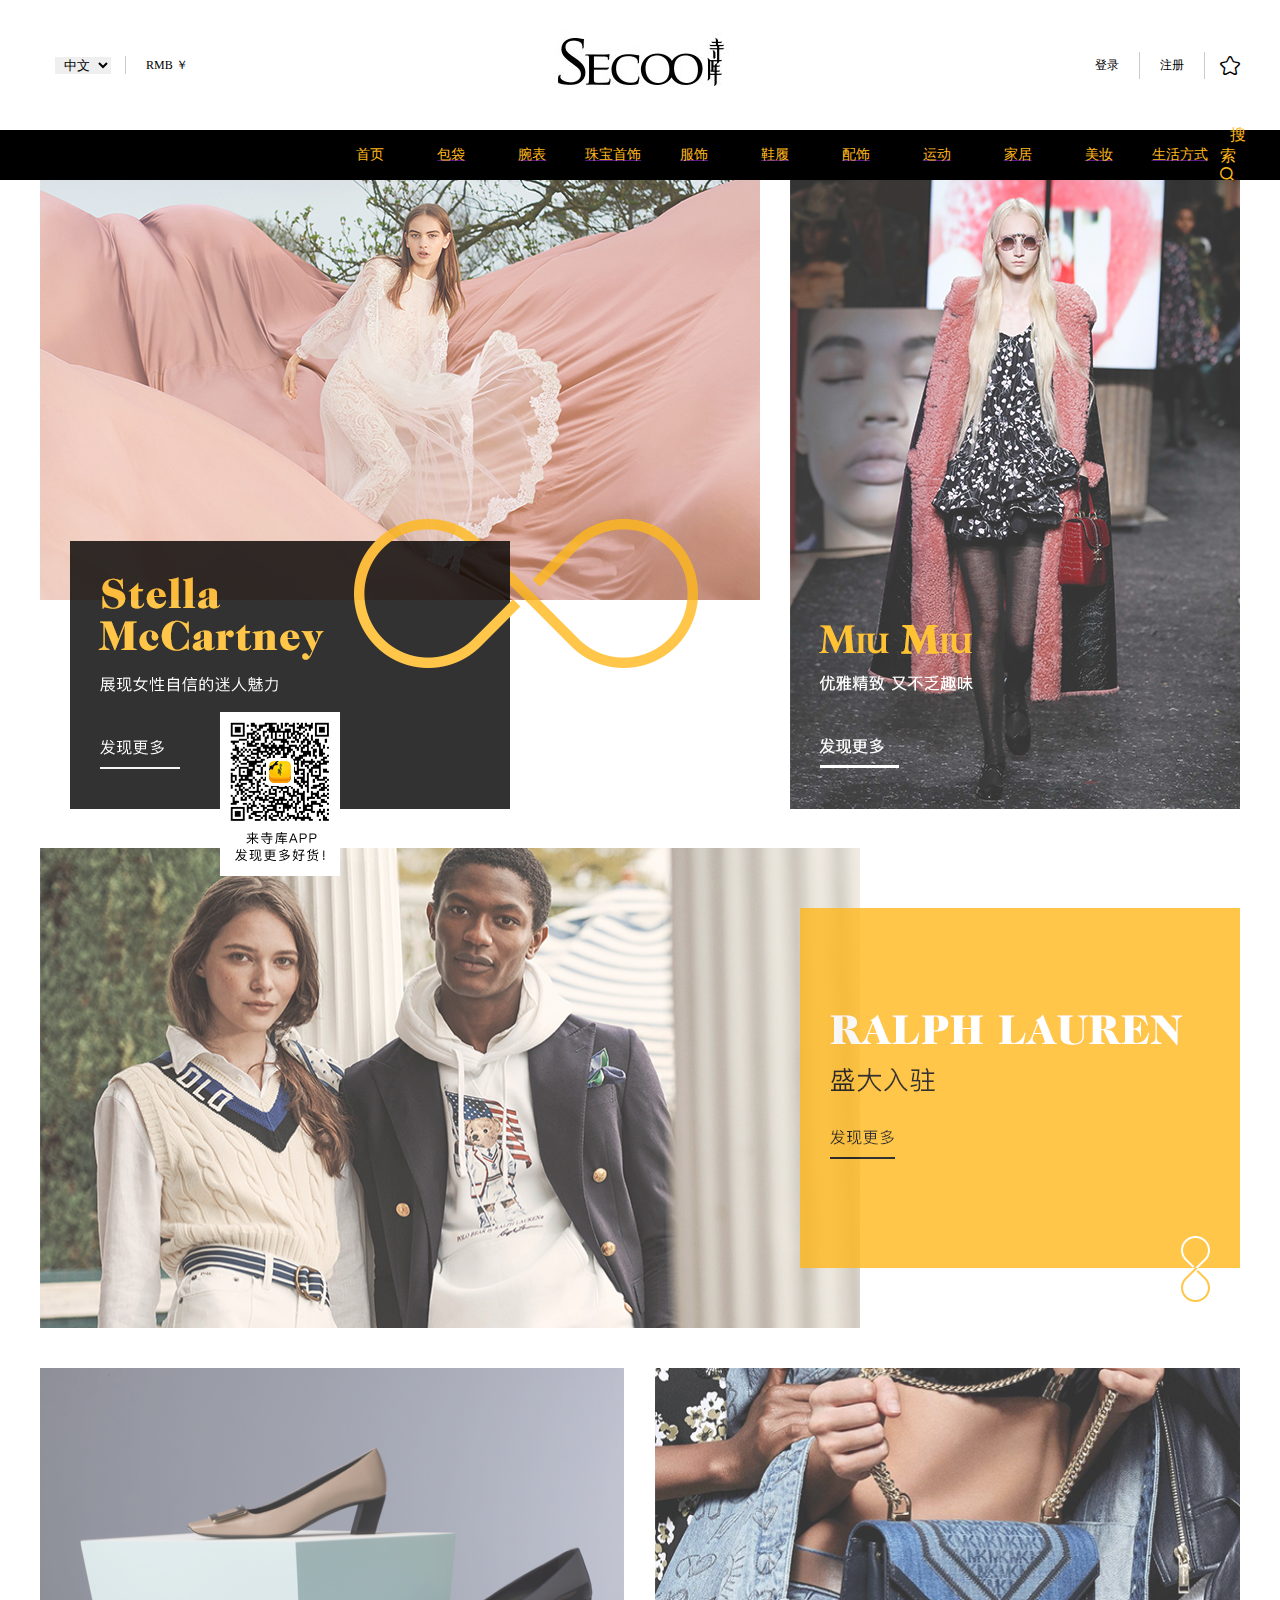
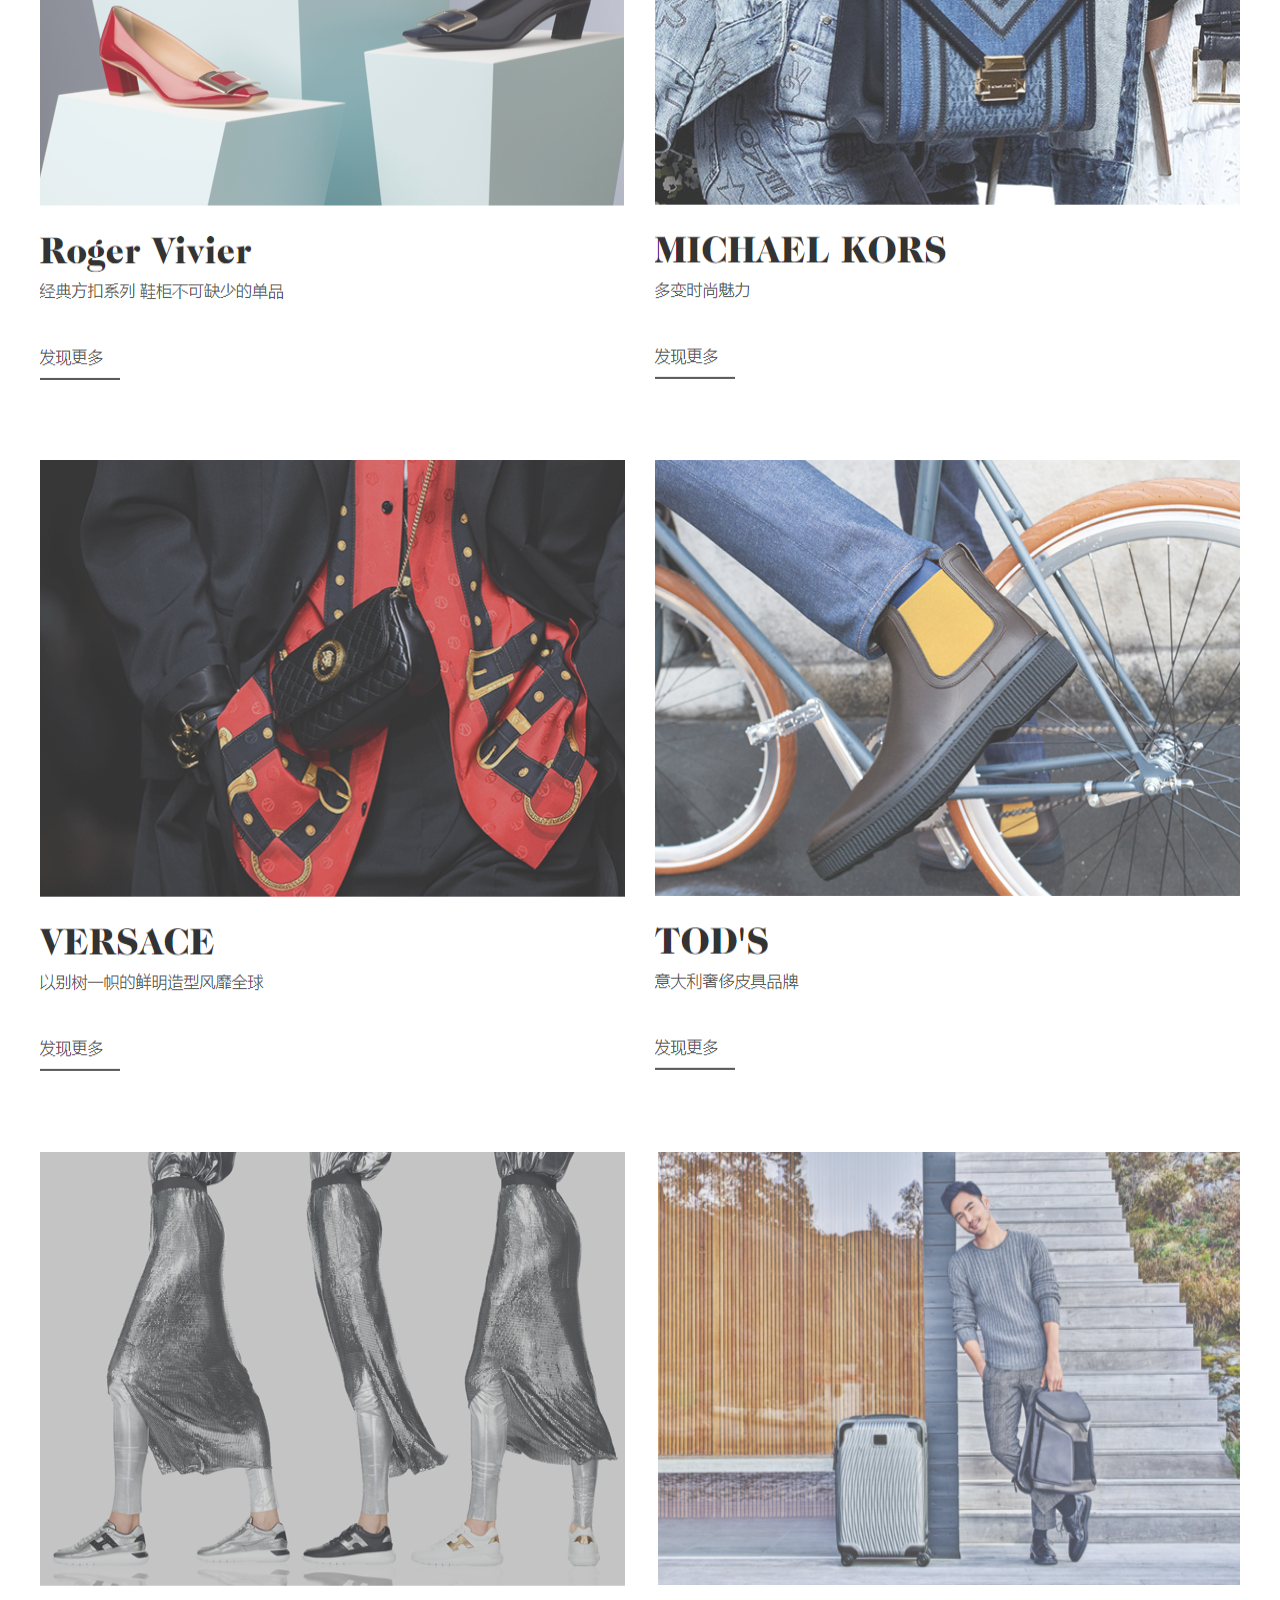
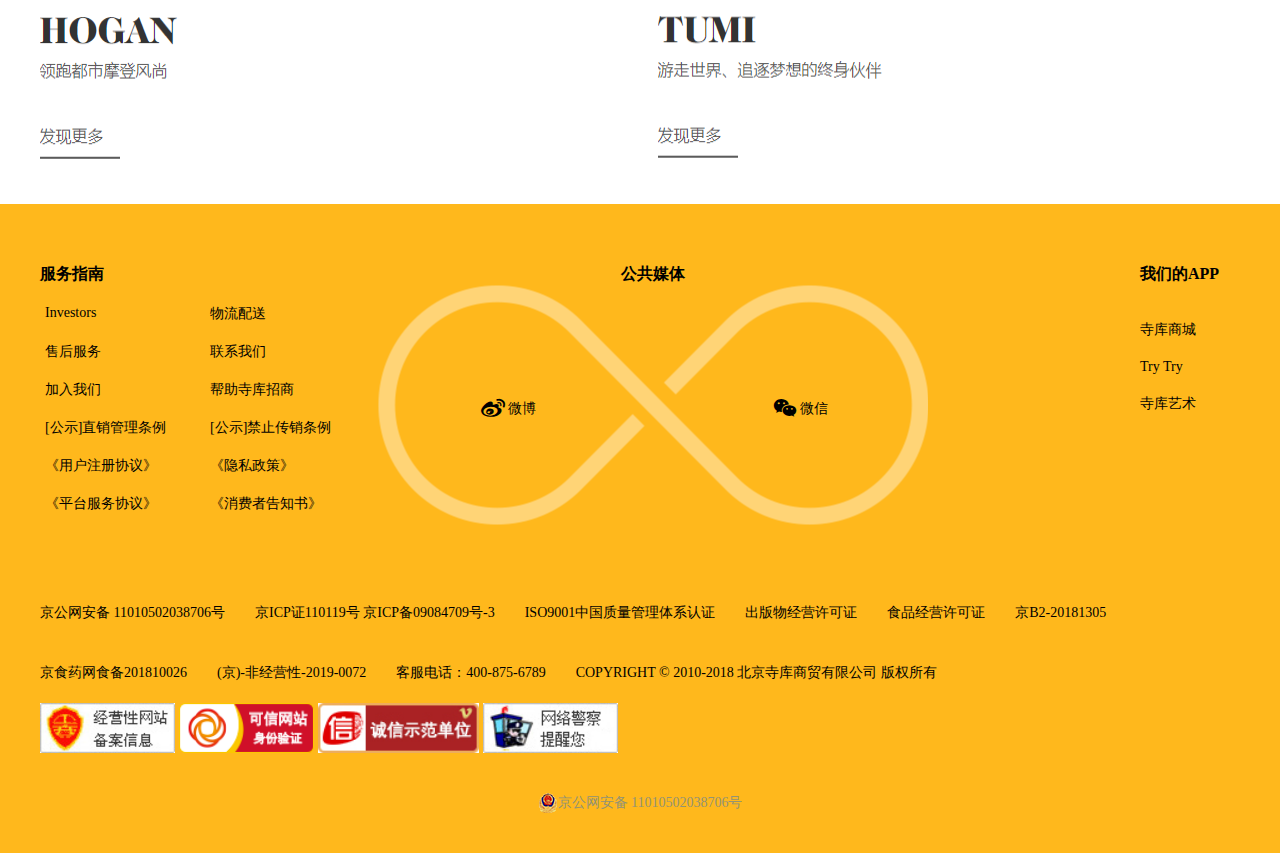
<file: html/guoji.html>
<!DOCTYPE html>
<html lang="en">

<head>
    <meta charset="UTF-8">
    <meta name="viewport" content="width=device-width, initial-scale=1.0">
    <link rel="icon" sizes="any" mask="" href="./img/icon.png">
    <link rel="stylesheet" href="../css/guoji.css">
    <link rel="stylesheet" type="text/css" href="../css/iconfont/iconfont.css">
    <title>寺库网-全球奢侈品服务平台</title>
    <script src="../js/jquery-3.4.1.min.js"></script>
    <script src="../js/footer.js"></script>
</head>

<body>
    <div class="content">
        <div class="header">
            <div class="headerTop">
                <div class="language">
                    <div class="select">
                        <select name="language">
                            <option class="chinese" value="CN">中文</option>
                            <option class="english" value="EN">英文</option>
                        </select>
                    </div>
                    <div class="money">RMB ￥</div>
                </div>
                <div class="logo"><img src="../img/logo.jpg" alt=""></div>
                <div class="slogin">
                    <div class="login">登录</div>
                    <div class="register">注册</div>
                    <div class="sicon"><i class="iconfont icon-shoucang"></i></div>
                </div>
            </div>
            <div class="nav">
                <ul class="faUl clearfix">
                    <li class="lists">首页</li>
                    <li class="lists">
                        <a class="aBox" href="">
                            <div class="navTips">包袋</div>
                            <div class="sanjiao"></div>
                        </a>
                        <ul class="underUl">
                            <div class="underTop">
                                <span>分类</span>
                                <span>品牌</span>
                            </div>
                            <div class="underBottom">
                                <div class="listUl1">
                                    <p>男士包袋</p>
                                    <p>女士包袋</p>
                                    <p>钱包</p>
                                    <p>手拿包</p>
                                    <p>斜挎包</p>
                                    <p>拉杆箱</p>
                                    <p>双肩包</p>
                                    <p>手提包</p>
                                </div>
                                <div class="listUl2">
                                    <p>爱马仕</p>
                                    <p>香奈儿</p>
                                    <p>迪奥</p>
                                    <p>路易威登</p>
                                    <p>古驰</p>
                                    <p>圣罗兰</p>
                                    <p>宝格丽</p>
                                    <p>蔻驰</p>
                                    <p>褒蝶家</p>
                                    <p>范思哲</p>
                                    <p>杜嘉班纳</p>
                                    <p>克洛伊</p>
                                    <p>普拉达</p>
                                    <p>缪缪</p>
                                    <p>亚历山大麦昆</p>
                                </div>
                            </div>
                        </ul>
                    </li>
                    <li class="lists">
                        <a class="aBox" href="">
                            <div class="navTips">腕表</div>
                            <div class="sanjiao"></div>
                        </a>
                        <ul class="underUl">
                            <div class="underTop">
                                <span>分类</span>
                                <span>品牌</span>
                            </div>
                            <div class="underBottom">
                                <div class="listUl1">
                                    <p>男士</p>
                                    <p>女士</p>
                                    <p>机械腕表</p>
                                    <p>石英腕表</p>
                                </div>
                                <div class="listUl2">
                                    <p>百达翡丽</p>
                                    <p>江诗丹顿</p>
                                    <p>宝柏</p>
                                    <p>宝玑</p>
                                    <p>朗格</p>
                                    <p>积家</p>
                                    <p>芝柏</p>
                                    <p>萧邦</p>
                                    <p>万国</p>
                                    <p>沛纳海</p>
                                    <p>格拉苏蒂</p>
                                    <p>劳力士</p>
                                    <p>真力时</p>
                                    <p>卡地亚</p>
                                    <p>欧米茄</p>
                                    <p>浪琴</p>
                                    <p>天梭</p>
                                    <p>汉密尔顿</p>
                                </div>
                            </div>
                        </ul>
                    </li>
                    <li class="lists">
                        <a class="aBox" href="">
                            <div class="navTips">珠宝首饰</div>
                            <div class="sanjiao"></div>
                        </a>
                        <ul class="underUl">
                            <div class="underTop">
                                <span>分类</span>
                                <span>品牌</span>
                            </div>
                            <div class="underBottom">
                                <div class="listUl1">
                                    <p>项链</p>
                                    <p>吊坠</p>
                                    <p>手链</p>
                                    <p>耳饰</p>
                                    <p>手镯</p>
                                    <p>戒指/指环</p>
                                    <p>手串</p>
                                    <p>串珠配珠</p>
                                    <p>首饰套装</p>
                                    <p>胸针</p>
                                    <p>头饰</p>
                                </div>
                                <div class="listUl2">
                                    <p>梵克雅宝</p>
                                    <p>尚美</p>
                                    <p>蒂芙尼</p>
                                    <p>迪奥</p>
                                    <p>宝格丽</p>
                                    <p>施华洛世奇</p>
                                    <p>爱马仕</p>
                                    <p>潘多拉</p>
                                    <p>香奈儿</p>
                                    <p>路易威登</p>
                                    <p>Apm monaco</p>
                                    <p>莫妮卡维纳德</p>
                                </div>
                            </div>
                        </ul>
                    </li>
                    <li class="lists">
                        <a class="aBox" href="">
                            <div class="navTips">服饰</div>
                            <div class="sanjiao"></div>
                        </a>
                        <ul class="underUl">
                            <div class="underTop">
                                <span>分类</span>
                                <span>品牌</span>
                            </div>
                            <div class="underBottom">
                                <div class="listUl1">
                                    <p>男装</p>
                                    <p>女装</p>
                                    <p>男士卫衣</p>
                                    <p>男士裤装</p>
                                    <p>男士衬衫</p>
                                    <p>男士夹克</p>
                                    <p>女式连衣裙</p>
                                    <p>女式外套</p>
                                </div>
                                <div class="listUl2">
                                    <p>博柏利</p>
                                    <p>Emporio Armani</p>
                                    <p>范思哲</p>
                                    <p>Maxmara</p>
                                    <p>杜嘉班纳</p>
                                    <p>PRADA</p>
                                    <p>纪梵希</p>
                                    <p>圣罗兰</p>
                                    <p>华伦天奴</p>
                                    <p>丝黛拉麦卡妮</p>
                                </div>
                            </div>
                        </ul>
                    </li>
                    <li class="lists">
                        <a class="aBox" href="">
                            <div class="navTips">鞋履</div>
                            <div class="sanjiao"></div>
                        </a>
                        <ul class="underUl">
                            <div class="underTop">
                                <span>分类</span>
                                <span>品牌</span>
                            </div>
                            <div class="underBottom">
                                <div class="listUl1">
                                    <p>平底鞋</p>
                                    <p>靴子</p>
                                    <p>皮鞋</p>
                                    <p>拖鞋</p>
                                    <p>高跟鞋</p>
                                    <p>凉鞋</p>
                                    <p>运动鞋</p>
                                    <p>乐福鞋</p>
                                </div>
                                <div class="listUl2">
                                    <p>古驰</p>
                                    <p>巴黎世家</p>
                                    <p>Jimmy Choo</p>
                                    <p>马诺洛 波拉尼克</p>
                                    <p>菲拉格慕</p>
                                    <p>博柏利</p>
                                    <p>华伦天奴</p>
                                    <p>斯图尔特 维兹曼</p>
                                    <p>赛乔 洛西</p>
                                    <p>Golden Goose</p>
                                    <p>Roger vivier</p>
                                    <p>Tod's</p>
                                    <p>Hogan</p>
                                    <p>普拉达</p>
                                    <p>缪缪</p>
                                </div>
                            </div>
                        </ul>
                    </li>
                    <li class="lists">
                        <a class="aBox" href="">
                            <div class="navTips">配饰</div>
                            <div class="sanjiao"></div>
                        </a>
                        <ul class="underUl">
                            <div class="underTop">
                                <span>分类</span>
                                <span>品牌</span>
                            </div>
                            <div class="underBottom">
                                <div class="listUl1">
                                    <p>墨镜</p>
                                    <p>眼镜框</p>
                                    <p>腰带</p>
                                    <p>围巾</p>
                                    <p>丝巾</p>
                                    <p>雨伞</p>
                                    <p>挂饰</p>
                                    <p>帽子</p>
                                    <p>手套</p>
                                    <p>钥匙扣</p>
                                    <p>袖扣</p>
                                    <p>领结</p>
                                </div>
                                <div class="listUl2">
                                    <p>爱马仕</p>
                                    <p>路易威登</p>
                                    <p>古驰</p>
                                    <p>菲拉格慕</p>
                                    <p>范思哲</p>
                                    <p>博柏利</p>
                                    <p>万宝龙</p>
                                    <p>雷朋</p>
                                    <p>普拉达</p>
                                    <p>葆蝶家</p>
                                    <p>巴利</p>
                                    <p>缪缪</p>
                                </div>
                            </div>
                        </ul>
                    </li>
                    <li class="lists">
                        <a class="aBox" href="">
                            <div class="navTips">运动</div>
                            <div class="sanjiao"></div>
                        </a>
                        <ul class="underUl">
                            <div class="underTop">
                                <span>分类</span>
                                <span>品牌</span>
                            </div>
                            <div class="underBottom">
                                <div class="listUl1">
                                    <p>跑步鞋</p>
                                    <p>运动服</p>
                                    <p>背包</p>
                                    <p>健身装备</p>
                                    <p>骑行装备</p>
                                    <p>泳装</p>
                                </div>
                                <div class="listUl2">
                                    <p>阿迪达斯</p>
                                    <p>耐克</p>
                                    <p>Y-3</p>
                                    <p>彪马</p>
                                    <p>Superme</p>
                                    <p>Hotsuit</p>
                                    <p>始祖鸟</p>
                                    <p>Marmot</p>
                                    <p>鬼冢虎</p>
                                    <p>安德玛</p>
                                    <p>Superga</p>
                                    <p>亚瑟士</p>
                                </div>
                            </div>
                        </ul>
                    </li>
                    <li class="lists">
                        <a class="aBox" href="">
                            <div class="navTips">家居</div>
                            <div class="sanjiao"></div>
                        </a>
                        <ul class="underUl">
                            <div class="underTop">
                                <span>分类</span>
                                <span>品牌</span>
                            </div>
                            <div class="underBottom">
                                <div class="listUl1">
                                    <p>饰品摆件</p>
                                    <p>生活电器</p>
                                    <p>家具</p>
                                    <p>智能科技</p>
                                    <p>手机</p>
                                    <p>影音娱乐</p>
                                </div>
                                <div class="listUl2">
                                    <p>Zippo</p>
                                    <p>都彭</p>
                                    <p>菲仕乐</p>
                                    <p>马格隆特</p>
                                    <p>三星</p>
                                    <p>魔声</p>
                                    <p>微软</p>
                                    <p>华为</p>
                                </div>
                            </div>
                        </ul>
                    </li>
                    <li class="lists">
                        <a class="aBox" href="">
                            <div class="navTips">美妆</div>
                            <div class="sanjiao"></div>
                        </a>
                        <ul class="underUl">
                            <div class="underTop">
                                <span>分类</span>
                                <span>品牌</span>
                            </div>
                            <div class="underBottom">
                                <div class="listUl1">
                                    <p>面部护理</p>
                                    <p>眼部护理</p>
                                    <p>身体护理</p>
                                    <p>美容健康</p>
                                    <p>香水</p>
                                    <p>面部彩妆</p>
                                    <p>唇部彩妆</p>
                                </div>
                                <div class="listUl2">
                                    <p>海蓝之谜</p>
                                    <p>SK-11</p>
                                    <p>香奈儿</p>
                                    <p>迪奥</p>
                                    <p>兰蔻</p>
                                    <p>雅诗兰黛</p>
                                    <p>YSL</p>
                                    <p>Tom Ford</p>
                                </div>
                            </div>
                        </ul>
                    </li>
                    <li class="lists">
                        <a class="aBox" href="">
                            <div class="navTips">生活方式</div>
                            <div class="sanjiao"></div>
                        </a>
                        <ul class="underUl">
                            <div class="underTop">
                                <span>分类</span>
                                <span>品牌</span>
                            </div>
                            <div class="underBottom">
                                <div class="listUl1">
                                    <p>豪车租赁</p>
                                    <p>飞机 游艇</p>
                                    <p>旅行</p>
                                    <p>美容与健康</p>
                                </div>
                                <div class="listUl2">
                                    <p>奥迪</p>
                                    <p>OXYGYM</p>
                                    <p>青岛乘风破浪帆船俱乐部</p>
                                </div>
                            </div>
                        </ul>
                    </li>
                </ul>
                <div class="search">
                    <span class="sSearch">搜索</span>
                    <i class="iconfont icon-search"></i>
                </div>
            </div>
        </div>
        <div class="main">
            <div class="container">
                <div class="guoji1">
                    <div class="guoji1Left">
                        <img src="../img/guoji1.jpg" alt="">
                        <img style="margin-top: -85px;" src="../img/guoji3.png" alt="">
                    </div>
                    <div class="guoji1Right">
                        <img src="../img/guoji2.jpg" alt="">
                    </div>
                </div>
                <div class="guoji2">
                    <img src="../img/guoji4.jpg" alt="">
                    <img style="margin-left: -60px;" src="../img/guoji5.png" alt="">
                </div>
                <div class="guoji4">
                    <img src="../img/guoji6.png" alt="">
                    <img src="../img/guoji7.png" alt="">
                </div>
                <div class="guoji4">
                    <img src="../img/guoji8.png" alt="">
                    <img src="../img/guoji9.png" alt="">
                </div>
                <div class="guoji4">
                    <img src="../img/guoji10.png" alt="">
                    <img src="../img/guoji11.png" alt="">
                </div>
            </div>
        </div>
        <div class="footer">
            <div class="fContainer">
                <div class="footerLinks">
                    <div class="linkLeft">
                        <h4>服务指南</h4>
                        <ul id="leftList">

                        </ul>
                    </div>
                    <div class="linkCenter">
                        <h4 class="centerTitle">公共媒体</h4>
                        <div class="footerLogo">
                            <div id="weibo">
                                <i class="iconfont icon-weibo"></i>
                                <span>微博</span>
                                <div class="weiboHover">
                                    <img src="../img/sikuC.jpg" alt="">
                                </div>
                            </div>
                            <div id="weixin">
                                <i class="iconfont icon-weixin"></i>
                                <span>微信</span>
                                <div class="weixinHover">
                                    <img src="../img/sikuC.jpg" alt="">
                                </div>
                            </div>
                        </div>
                    </div>
                    <div class="linkRight">
                        <h4>我们的APP</h4>
                        <ul class="appUl">
                            <li class="appLi1">寺库商城</li>
                            <div class="shangchengHover">
                                <img src="../img/sikuC.jpg" alt="">
                            </div>
                            <li class="appLi2">Try Try</li>
                            <div class="tryHover">
                                <img src="../img/tryC.jpg" alt="">
                            </div>
                            <li class="appLi3">寺库艺术</li>
                            <div class="yishuHover">
                                <img src="../img/yishuC.jpg" alt="">
                            </div>
                        </ul>
                    </div>
                </div>
                <ul id="banquan">

                </ul>
                <div class="fImg">
                    <img src="../img/f_01.jpg" alt="">
                    <img src="../img/f_02.png" alt="">
                    <img src="../img/f_03.png" alt="">
                    <img src="../img/f_04.jpg" alt="">
                </div>
            </div>
            <div class="footerTips"><img src="../img/guohui.png" alt=""> 京公网安备 11010502038706号</div>
        </div>
        <div class="toTop">
            <img src="../img/app.jpg" alt="">
        </div>
    </div>
</body>

</html>
</file>
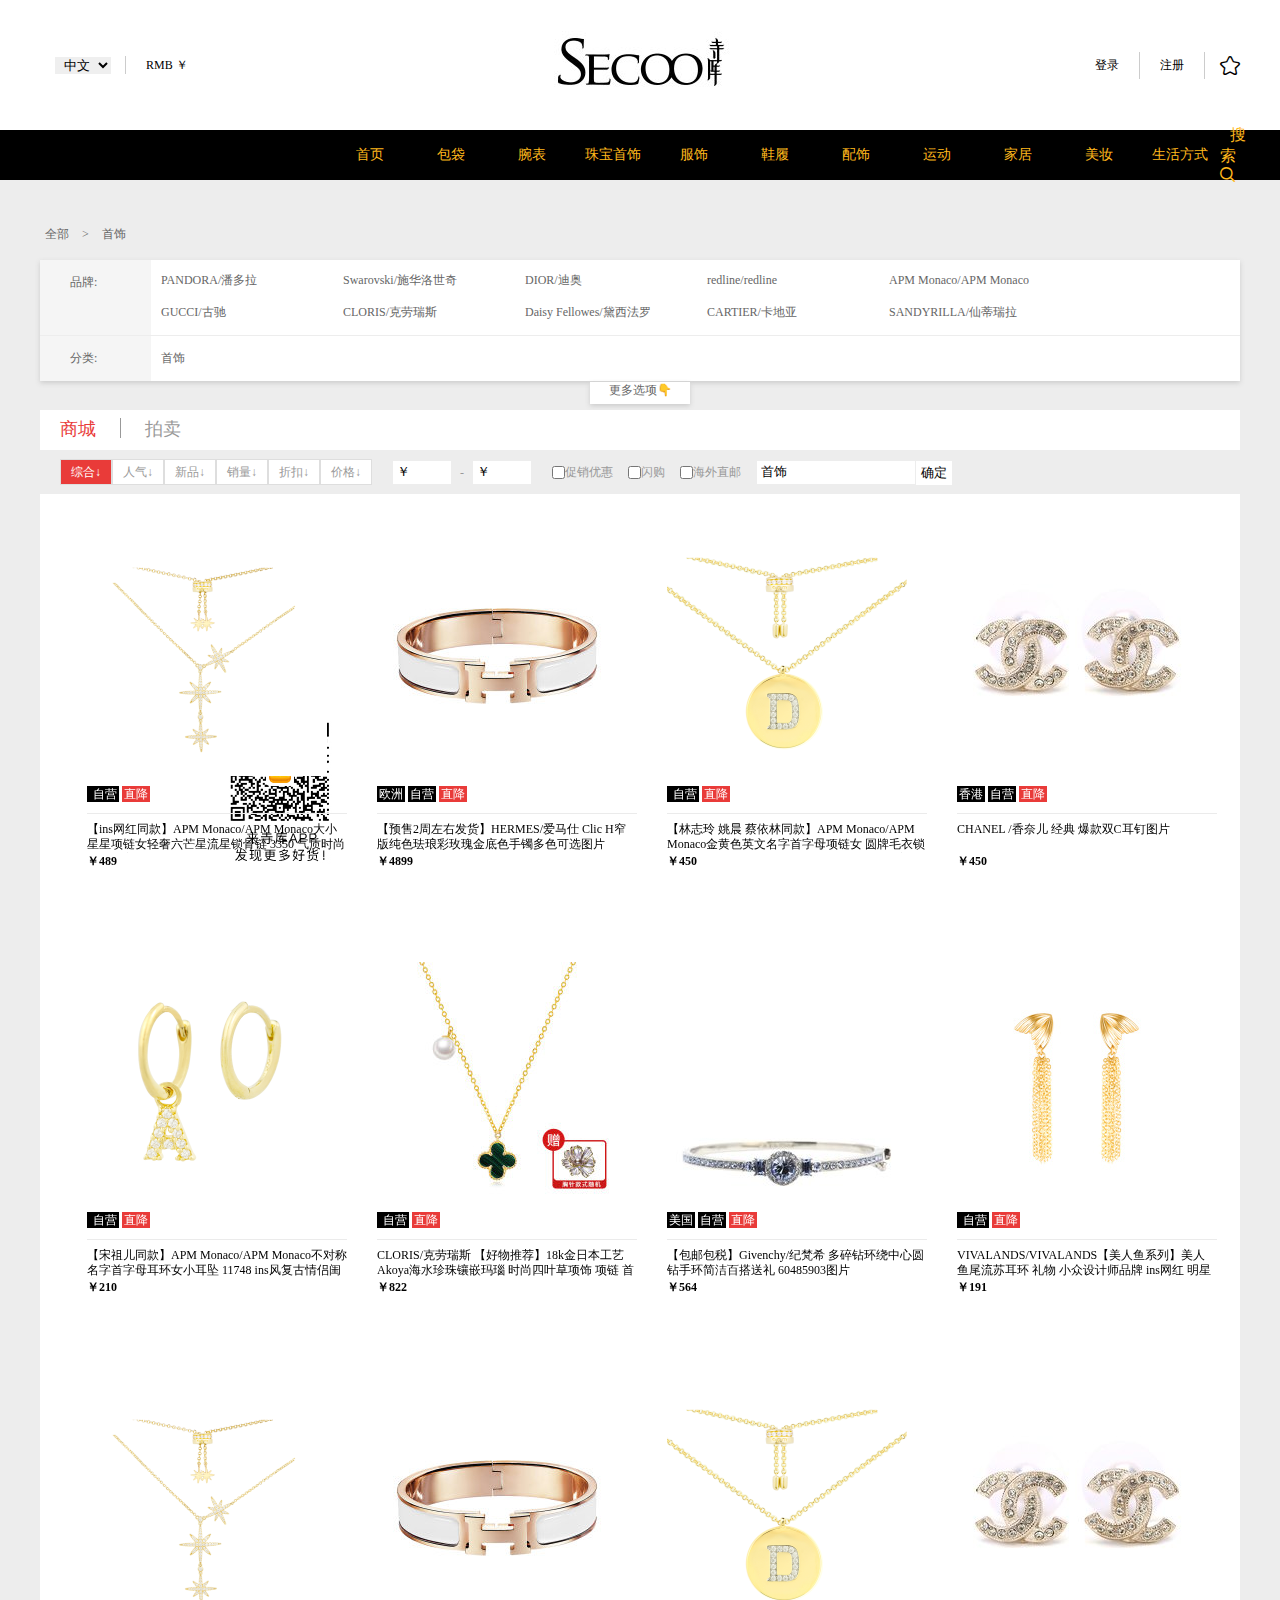
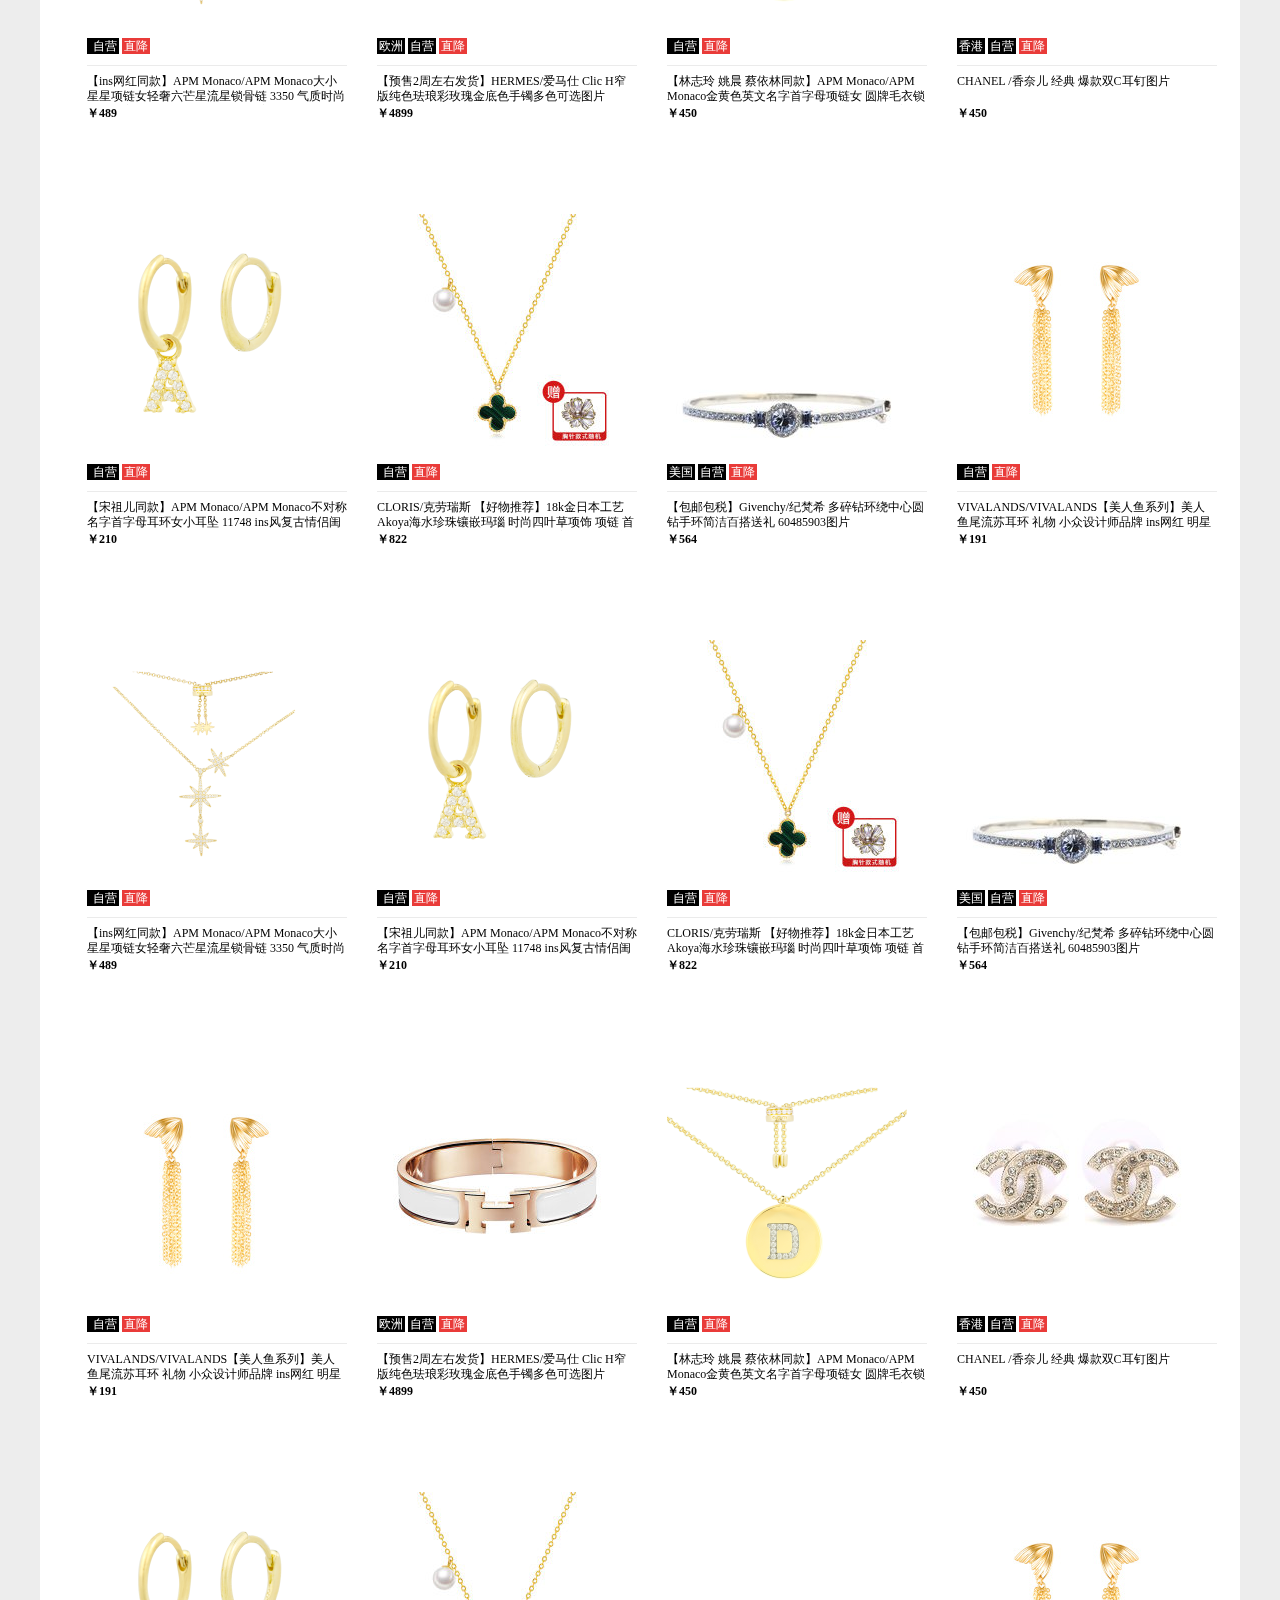
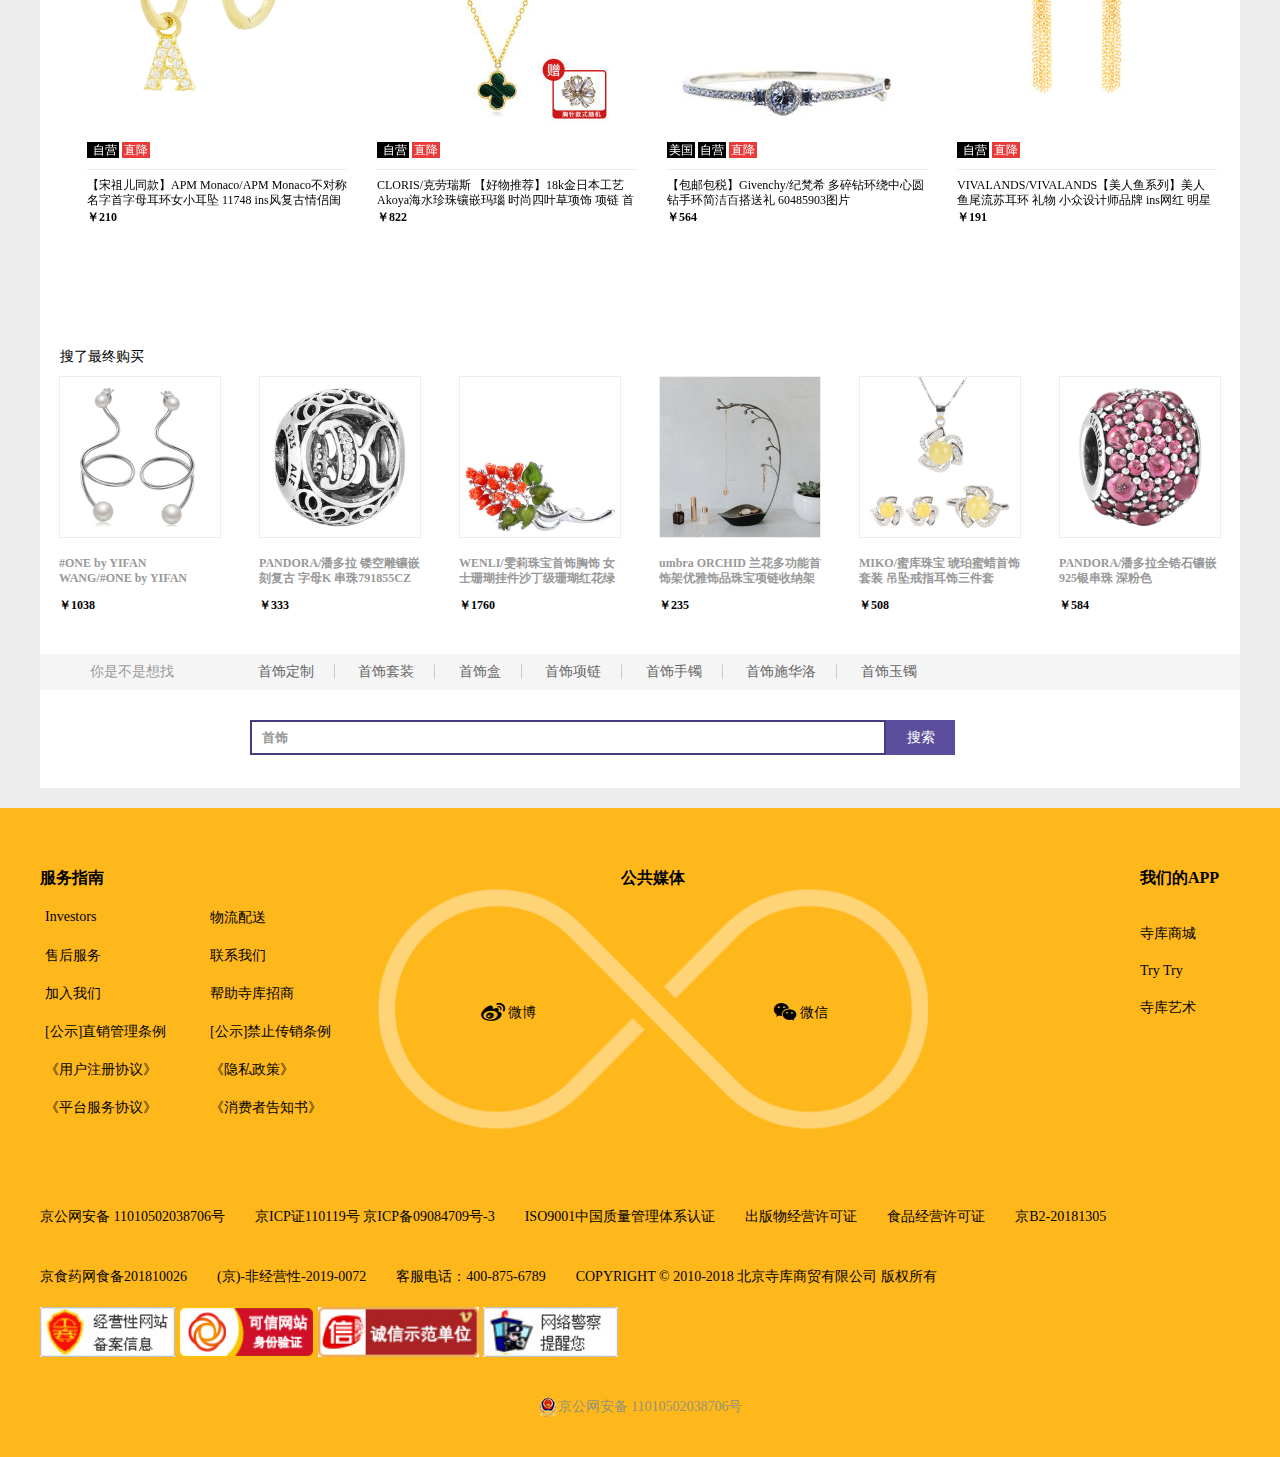
<file: html/lists.html>
<!DOCTYPE html>
<html lang="en">

<head>
    <meta charset="UTF-8">
    <meta name="viewport" content="width=device-width, initial-scale=1.0">
    <link rel="icon" sizes="any" mask="" href="../img/icon.png">
    <link rel="stylesheet" href="../css/lists.css">
    <link rel="stylesheet" type="text/css" href="../css/iconfont/iconfont.css">
    <title>寺库网-全球奢侈品服务平台</title>
    <script src="../js/jquery-3.4.1.min.js"></script>
    <script src="../js/lists.js"></script>
    <script src="../js/footer.js"></script>
</head>

<body>
    <div class="content">
        <div class="header">
            <div class="headerTop">
                <div class="language">
                    <div class="select">
                        <select name="language">
                            <option class="chinese" value="CN">中文</option>
                            <option class="english" value="EN">英文</option>
                        </select>
                    </div>
                    <div class="money">RMB ￥</div>
                </div>
                <div class="logo"><img src="../img/logo.jpg" alt=""></div>
                <div class="slogin">
                    <div class="login">登录</div>
                    <div class="register">注册</div>
                    <div class="sicon"><i class="iconfont icon-shoucang"></i></div>
                </div>
            </div>
            <div class="nav">
                <ul class="faUl clearfix">
                    <li class="lists">首页</li>
                    <li class="lists">
                        <a class="aBox" href="../html/lists.html">
                            <div class="navTips">包袋</div>
                            <div class="sanjiao"></div>
                        </a>
                        <ul class="underUl">
                            <div class="underTop">
                                <span>分类</span>
                                <span>品牌</span>
                            </div>
                            <div class="underBottom">
                                <div class="listUl1">
                                    <p>男士包袋</p>
                                    <p>女士包袋</p>
                                    <p>钱包</p>
                                    <p>手拿包</p>
                                    <p>斜挎包</p>
                                    <p>拉杆箱</p>
                                    <p>双肩包</p>
                                    <p>手提包</p>
                                </div>
                                <div class="listUl2">
                                    <p>爱马仕</p>
                                    <p>香奈儿</p>
                                    <p>迪奥</p>
                                    <p>路易威登</p>
                                    <p>古驰</p>
                                    <p>圣罗兰</p>
                                    <p>宝格丽</p>
                                    <p>蔻驰</p>
                                    <p>褒蝶家</p>
                                    <p>范思哲</p>
                                    <p>杜嘉班纳</p>
                                    <p>克洛伊</p>
                                    <p>普拉达</p>
                                    <p>缪缪</p>
                                    <p>亚历山大麦昆</p>
                                </div>
                            </div>
                        </ul>
                    </li>
                    <li class="lists">
                        <a class="aBox" href="../html/lists.html">
                            <div class="navTips">腕表</div>
                            <div class="sanjiao"></div>
                        </a>
                        <ul class="underUl">
                            <div class="underTop">
                                <span>分类</span>
                                <span>品牌</span>
                            </div>
                            <div class="underBottom">
                                <div class="listUl1">
                                    <p>男士</p>
                                    <p>女士</p>
                                    <p>机械腕表</p>
                                    <p>石英腕表</p>
                                </div>
                                <div class="listUl2">
                                    <p>百达翡丽</p>
                                    <p>江诗丹顿</p>
                                    <p>宝柏</p>
                                    <p>宝玑</p>
                                    <p>朗格</p>
                                    <p>积家</p>
                                    <p>芝柏</p>
                                    <p>萧邦</p>
                                    <p>万国</p>
                                    <p>沛纳海</p>
                                    <p>格拉苏蒂</p>
                                    <p>劳力士</p>
                                    <p>真力时</p>
                                    <p>卡地亚</p>
                                    <p>欧米茄</p>
                                    <p>浪琴</p>
                                    <p>天梭</p>
                                    <p>汉密尔顿</p>
                                </div>
                            </div>
                        </ul>
                    </li>
                    <li class="lists">
                        <a class="aBox" href="../html/lists.html">
                            <div class="navTips">珠宝首饰</div>
                            <div class="sanjiao"></div>
                        </a>
                        <ul class="underUl">
                            <div class="underTop">
                                <span>分类</span>
                                <span>品牌</span>
                            </div>
                            <div class="underBottom">
                                <div class="listUl1">
                                    <p>项链</p>
                                    <p>吊坠</p>
                                    <p>手链</p>
                                    <p>耳饰</p>
                                    <p>手镯</p>
                                    <p>戒指/指环</p>
                                    <p>手串</p>
                                    <p>串珠配珠</p>
                                    <p>首饰套装</p>
                                    <p>胸针</p>
                                    <p>头饰</p>
                                </div>
                                <div class="listUl2">
                                    <p>梵克雅宝</p>
                                    <p>尚美</p>
                                    <p>蒂芙尼</p>
                                    <p>迪奥</p>
                                    <p>宝格丽</p>
                                    <p>施华洛世奇</p>
                                    <p>爱马仕</p>
                                    <p>潘多拉</p>
                                    <p>香奈儿</p>
                                    <p>路易威登</p>
                                    <p>Apm monaco</p>
                                    <p>莫妮卡维纳德</p>
                                </div>
                            </div>
                        </ul>
                    </li>
                    <li class="lists">
                        <a class="aBox" href="../html/lists.html">
                            <div class="navTips">服饰</div>
                            <div class="sanjiao"></div>
                        </a>
                        <ul class="underUl">
                            <div class="underTop">
                                <span>分类</span>
                                <span>品牌</span>
                            </div>
                            <div class="underBottom">
                                <div class="listUl1">
                                    <p>男装</p>
                                    <p>女装</p>
                                    <p>男士卫衣</p>
                                    <p>男士裤装</p>
                                    <p>男士衬衫</p>
                                    <p>男士夹克</p>
                                    <p>女式连衣裙</p>
                                    <p>女式外套</p>
                                </div>
                                <div class="listUl2">
                                    <p>博柏利</p>
                                    <p>Emporio Armani</p>
                                    <p>范思哲</p>
                                    <p>Maxmara</p>
                                    <p>杜嘉班纳</p>
                                    <p>PRADA</p>
                                    <p>纪梵希</p>
                                    <p>圣罗兰</p>
                                    <p>华伦天奴</p>
                                    <p>丝黛拉麦卡妮</p>
                                </div>
                            </div>
                        </ul>
                    </li>
                    <li class="lists">
                        <a class="aBox" href="../html/lists.html">
                            <div class="navTips">鞋履</div>
                            <div class="sanjiao"></div>
                        </a>
                        <ul class="underUl">
                            <div class="underTop">
                                <span>分类</span>
                                <span>品牌</span>
                            </div>
                            <div class="underBottom">
                                <div class="listUl1">
                                    <p>平底鞋</p>
                                    <p>靴子</p>
                                    <p>皮鞋</p>
                                    <p>拖鞋</p>
                                    <p>高跟鞋</p>
                                    <p>凉鞋</p>
                                    <p>运动鞋</p>
                                    <p>乐福鞋</p>
                                </div>
                                <div class="listUl2">
                                    <p>古驰</p>
                                    <p>巴黎世家</p>
                                    <p>Jimmy Choo</p>
                                    <p>马诺洛 波拉尼克</p>
                                    <p>菲拉格慕</p>
                                    <p>博柏利</p>
                                    <p>华伦天奴</p>
                                    <p>斯图尔特 维兹曼</p>
                                    <p>赛乔 洛西</p>
                                    <p>Golden Goose</p>
                                    <p>Roger vivier</p>
                                    <p>Tod's</p>
                                    <p>Hogan</p>
                                    <p>普拉达</p>
                                    <p>缪缪</p>
                                </div>
                            </div>
                        </ul>
                    </li>
                    <li class="lists">
                        <a class="aBox" href="../html/lists.html">
                            <div class="navTips">配饰</div>
                            <div class="sanjiao"></div>
                        </a>
                        <ul class="underUl">
                            <div class="underTop">
                                <span>分类</span>
                                <span>品牌</span>
                            </div>
                            <div class="underBottom">
                                <div class="listUl1">
                                    <p>墨镜</p>
                                    <p>眼镜框</p>
                                    <p>腰带</p>
                                    <p>围巾</p>
                                    <p>丝巾</p>
                                    <p>雨伞</p>
                                    <p>挂饰</p>
                                    <p>帽子</p>
                                    <p>手套</p>
                                    <p>钥匙扣</p>
                                    <p>袖扣</p>
                                    <p>领结</p>
                                </div>
                                <div class="listUl2">
                                    <p>爱马仕</p>
                                    <p>路易威登</p>
                                    <p>古驰</p>
                                    <p>菲拉格慕</p>
                                    <p>范思哲</p>
                                    <p>博柏利</p>
                                    <p>万宝龙</p>
                                    <p>雷朋</p>
                                    <p>普拉达</p>
                                    <p>葆蝶家</p>
                                    <p>巴利</p>
                                    <p>缪缪</p>
                                </div>
                            </div>
                        </ul>
                    </li>
                    <li class="lists">
                        <a class="aBox" href="../html/lists.html">
                            <div class="navTips">运动</div>
                            <div class="sanjiao"></div>
                        </a>
                        <ul class="underUl">
                            <div class="underTop">
                                <span>分类</span>
                                <span>品牌</span>
                            </div>
                            <div class="underBottom">
                                <div class="listUl1">
                                    <p>跑步鞋</p>
                                    <p>运动服</p>
                                    <p>背包</p>
                                    <p>健身装备</p>
                                    <p>骑行装备</p>
                                    <p>泳装</p>
                                </div>
                                <div class="listUl2">
                                    <p>阿迪达斯</p>
                                    <p>耐克</p>
                                    <p>Y-3</p>
                                    <p>彪马</p>
                                    <p>Superme</p>
                                    <p>Hotsuit</p>
                                    <p>始祖鸟</p>
                                    <p>Marmot</p>
                                    <p>鬼冢虎</p>
                                    <p>安德玛</p>
                                    <p>Superga</p>
                                    <p>亚瑟士</p>
                                </div>
                            </div>
                        </ul>
                    </li>
                    <li class="lists">
                        <a class="aBox" href="../html/lists.html">
                            <div class="navTips">家居</div>
                            <div class="sanjiao"></div>
                        </a>
                        <ul class="underUl">
                            <div class="underTop">
                                <span>分类</span>
                                <span>品牌</span>
                            </div>
                            <div class="underBottom">
                                <div class="listUl1">
                                    <p>饰品摆件</p>
                                    <p>生活电器</p>
                                    <p>家具</p>
                                    <p>智能科技</p>
                                    <p>手机</p>
                                    <p>影音娱乐</p>
                                </div>
                                <div class="listUl2">
                                    <p>Zippo</p>
                                    <p>都彭</p>
                                    <p>菲仕乐</p>
                                    <p>马格隆特</p>
                                    <p>三星</p>
                                    <p>魔声</p>
                                    <p>微软</p>
                                    <p>华为</p>
                                </div>
                            </div>
                        </ul>
                    </li>
                    <li class="lists">
                        <a class="aBox" href="../html/lists.html">
                            <div class="navTips">美妆</div>
                            <div class="sanjiao"></div>
                        </a>
                        <ul class="underUl">
                            <div class="underTop">
                                <span>分类</span>
                                <span>品牌</span>
                            </div>
                            <div class="underBottom">
                                <div class="listUl1">
                                    <p>面部护理</p>
                                    <p>眼部护理</p>
                                    <p>身体护理</p>
                                    <p>美容健康</p>
                                    <p>香水</p>
                                    <p>面部彩妆</p>
                                    <p>唇部彩妆</p>
                                </div>
                                <div class="listUl2">
                                    <p>海蓝之谜</p>
                                    <p>SK-11</p>
                                    <p>香奈儿</p>
                                    <p>迪奥</p>
                                    <p>兰蔻</p>
                                    <p>雅诗兰黛</p>
                                    <p>YSL</p>
                                    <p>Tom Ford</p>
                                </div>
                            </div>
                        </ul>
                    </li>
                    <li class="lists">
                        <a class="aBox" href="../html/lists.html">
                            <div class="navTips">生活方式</div>
                            <div class="sanjiao"></div>
                        </a>
                        <ul class="underUl">
                            <div class="underTop">
                                <span>分类</span>
                                <span>品牌</span>
                            </div>
                            <div class="underBottom">
                                <div class="listUl1">
                                    <p>豪车租赁</p>
                                    <p>飞机 游艇</p>
                                    <p>旅行</p>
                                    <p>美容与健康</p>
                                </div>
                                <div class="listUl2">
                                    <p>奥迪</p>
                                    <p>OXYGYM</p>
                                    <p>青岛乘风破浪帆船俱乐部</p>
                                </div>
                            </div>
                        </ul>
                    </li>
                </ul>
                <div class="search">
                    <span class="sSearch">搜索</span>
                    <i class="iconfont icon-search"></i>
                </div>
            </div>
        </div>
        <div class="main">
            <div class="container">
                <div class="listTitleContent">
                    <div class="pageTitle">
                        <span>全部</span>
                        <span>></span>
                        <span>首饰</span>
                    </div>
                    <div class="pageSelect">
                        <div class="pinpai">
                            <div class="titP">品牌:</div>
                            <ul class="pinpaiUl">
                                
                            </ul>
                        </div>
                        <div class="fenlei">
                            <div class="titF">分类:</div>
                            <div style="height: 45px;line-height: 45px;margin-left: 10px;">首饰</div>
                        </div>
                        <div class="address">
                            <div class="titA">发货地:</div>
                            <div style="height: 45px;line-height: 45px;margin-left: 10px;float: left;">
                                <span>大陆</span>
                                <span>香港</span>
                                <span>美国</span>
                                <span>日本</span>
                                <span>韩国</span>
                                <span>欧洲</span>
                                <span>马来西亚</span>
                            </div>
                        </div>
                    </div>
                    <div class="pageControl">更多选项👇</div>
                    <div class="pageControl2">收起👆</div>
                </div>
                <div class="listContainer">
                    <div class="conT">
                        <span style="color: #e93b39;margin-left: 20px;">商城</span>
                        <span class="line"></span>
                        <span>拍卖</span>
                    </div>
                    <div class="conPaixu">
                        <div class="somed" style="background-color: #e93b39;color: #fff;margin-left: 20px;">综合↓</div>
                        <div class="somed">人气↓</div>
                        <div class="somed">新品↓</div>
                        <div class="somed">销量↓</div>
                        <div class="somed">折扣↓</div>
                        <div class="somed">价格↓</div>
                        <div class="moneyInput">
                            <input type="text" value="￥" style="margin-left: 20px;">
                            -
                            <input type="text" value="￥">
                        </div>
                        <div class="check">
                            <input type="checkbox" name="" id="">
                            促销优惠
                        </div>
                        <div class="check">
                            <input type="checkbox" name="" id="">
                            闪购
                        </div>
                        <div class="check">
                            <input type="checkbox" name="" id="">
                            海外直邮
                        </div>
                        <div class="sousuo">
                            <input type="text" name="" id="" value="首饰">
                            <button>确定</button>
                        </div>
                    </div>
                    <div class="conCard">
                        
                    </div>
                    <div class="last">
                        <p class="lastTit">搜了最终购买</p>
                        <div class="lastBox">
                            
                        </div>
                        <div class="lastNav">
                            <span class="last1">你是不是想找</span>
                            <span>首饰定制</span>
                            <span>首饰套装</span>
                            <span>首饰盒</span>
                            <span>首饰项链</span>
                            <span>首饰手镯</span>
                            <span>首饰施华洛</span>
                            <span class="last2">首饰玉镯</span>
                        </div>
                        <div class="lastsousuo">
                            <div class="lastInput">
                                <input type="text" name="" id="" value="首饰">
                            </div>
                            <div class="lastBtn">
                                <div class="btn">搜索</div>
                            </div>
                        </div>
                    </div>
                </div>
            </div>
        </div>
        </div>
        <div class="footer">
            <div class="fContainer">
                <div class="footerLinks">
                    <div class="linkLeft">
                        <h4>服务指南</h4>
                        <ul id="leftList">

                        </ul>
                    </div>
                    <div class="linkCenter">
                        <h4 class="centerTitle">公共媒体</h4>
                        <div class="footerLogo">
                            <div id="weibo">
                                <i class="iconfont icon-weibo"></i>
                                <span>微博</span>
                                <div class="weiboHover">
                                    <img src="../img/sikuC.jpg" alt="">
                                </div>
                            </div>
                            <div id="weixin">
                                <i class="iconfont icon-weixin"></i>
                                <span>微信</span>
                                <div class="weixinHover">
                                    <img src="../img/sikuC.jpg" alt="">
                                </div>
                            </div>
                        </div>
                    </div>
                    <div class="linkRight">
                        <h4>我们的APP</h4>
                        <ul class="appUl">
                            <li class="appLi1">寺库商城</li>
                            <div class="shangchengHover">
                                <img src="../img/sikuC.jpg" alt="">
                            </div>
                            <li class="appLi2">Try Try</li>
                            <div class="tryHover">
                                <img src="../img/tryC.jpg" alt="">
                            </div>
                            <li class="appLi3">寺库艺术</li>
                            <div class="yishuHover">
                                <img src="../img/yishuC.jpg" alt="">
                            </div>
                        </ul>
                    </div>
                </div>
                <ul id="banquan">

                </ul>
                <div class="fImg">
                    <img src="../img/f_01.jpg" alt="">
                    <img src="../img/f_02.png" alt="">
                    <img src="../img/f_03.png" alt="">
                    <img src="../img/f_04.jpg" alt="">
                </div>
            </div>
            <div class="footerTips"><img src="../img/guohui.png" alt=""> 京公网安备 11010502038706号</div>
        </div>
        <div class="toTop">
            <img src="../img/app.jpg" alt="">
        </div>
        <div class="goTop">👆<span class="word">返回顶部</span></div>
    </div>
</body>

</html>
</file>
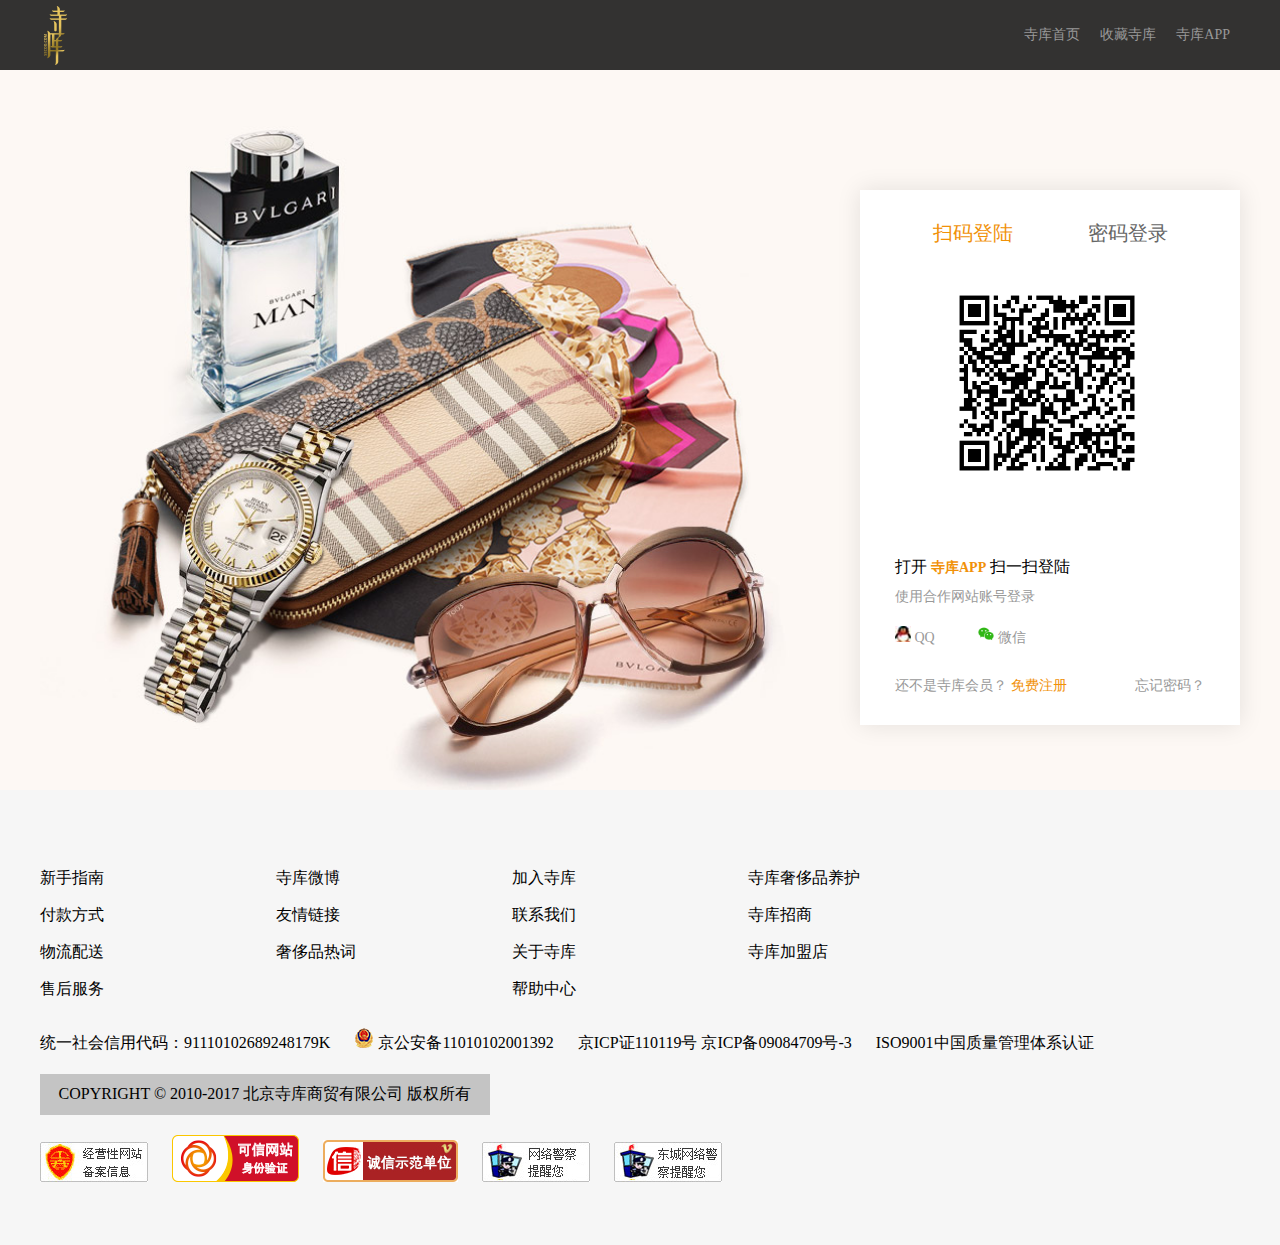
<file: html/login.html>
<!DOCTYPE html>
<html lang="en">
<head>
    <meta charset="UTF-8">
    <meta name="viewport" content="width=device-width, initial-scale=1.0">
    <title>Document</title>
    <link rel="stylesheet" href="../css/login.css">
    <link rel="stylesheet" href="../css/iconfont/iconfont.css">
    <script src="../js/tool.js"></script>
    <script src="../js/jquery-3.4.1.min.js"></script>
    <script src="../js/login.js"></script>
    <script src="../js/publicData.js"></script>
    
</head>
<body>
    <div class="main">
        <div class="header">
            <header>
                <img src="../img/logo-login.png" alt="">
                <ul class="headerUl">
                    <li><a href="../index.html">寺库首页</a></li>
                    <li>收藏寺库</li>
                    <li>寺库APP</li>
                </ul>
            </header>
        </div>
        <div class="container">
            <div class="login">
                <div class="btns">
                    <span id="saoma" class="active">扫码登陆</span>
                    <span id="mima" >密码登录</span>
                </div>
                <div id="saomaBox" class="login_saoma">
                    <div class="qrbox qrboxSaoma">
                        <img class="saoma1" src="../img/login-code.png" alt="">
                        <img class="saoma2" src="../img/login-phone.jpg" alt="">
                    </div>
                <p class="saoyisao">打开<a href="">寺库APP</a>扫一扫登陆</p>
                </div>
                <div id="mimaBox" class="login_mima">
                    <span id="errMsg">123123</span>
                    <div class="qrbox">
                        <div class="login_user">
                            <input class="in_style" id="userName" type="text" placeholder="用户名/手机号/邮箱">
                            <i class="iconfont icon-user1"></i>
                        </div>
                        <div class="login_password">
                            <input class="in_style" id="userPassword" type="password" placeholder="密码">
                            <i class="iconfont icon-suo"></i>
                        </div>
                        <!-- 验证码 -->
                        <div class="login_code">
                            <p>验证码：</p>
                            <div class="codeCont">
                                <input id="userCode" type="text">
                                <div id="codeBox"></div>
                            </div>
                        </div>
                        <label class="rememberMe">
                            <input type="checkbox" checked="checked" id="rememberUserLoginInfo">
                            记住账号
                        </label>
                    </div>
                    <div class="toLogin">立即登录</div>
                </div>
                <div class="thirdSoftware">
                    <p style="margin-bottom: 20px;">使用合作网站账号登录</p>
                    <p>
                        <span class="qq">
                            <img src="../img/qq.jpg" alt="">
                            <span>QQ</span>
                        </span>
                        <span class="weixin">
                            <img style="margin-left: 40px;" src="../img/weixin.png" alt="">
                            <span>微信</span>
                        </span>
                    </p>
                </div>
                <div class="msg">
                    <span>
                        <span>还不是寺库会员？</span>
                        <span class="free" style="color: #f19108;">免费注册</span>
                    </span>
                    <span class="forget">忘记密码？</span>
                </div>
            </div>
        </div>
        <footer>
            <div class="nfooter">
                <ul class="nfooterList">
                    <li>
                        <p>新手指南</p>
                        <p>付款方式</p>
                        <p>物流配送</p>
                        <p>售后服务</p>
                    </li>
                    <li>
                        <p>寺库微博</p>
                        <p>友情链接</p>
                        <p>奢侈品热词</p>
                    </li>
                    <li>
                        <p>加入寺库</p>
                        <p>联系我们</p>
                        <p>关于寺库</p>
                        <p>帮助中心</p>
                    </li>
                    <li>
                        <p>寺库奢侈品养护</p>
                        <p>寺库招商</p>
                        <p>寺库加盟店</p>
                    </li>
                </ul>
                <div class="nfooterInfo">
                    <p class="pInfo">
                        <span>统一社会信用代码：91110102689248179K</span>
                        <span><img src="../img/guohui.png" alt=""> 京公安备11010102001392</span>
                        <span>京ICP证110119号 京ICP备09084709号-3</span>
                        <span>ISO9001中国质量管理体系认证</span>
                    </p>
                    <p class="pInfo2">COPYRIGHT © 2010-2017 北京寺库商贸有限公司 版权所有</p>
                    <p class="pInfo3">
                        <img src="../img/f_01.jpg" alt="">
                        <img src="../img/f_02.png" alt="">
                        <img src="../img/f_03.png" alt="">
                        <img src="../img/f_04.jpg" alt="">
                        <img src="../img/f_05.jpg" alt="">
                    </p>
                </div>
            </div>
        </footer>
    </div>
</body>
</html>
</file>
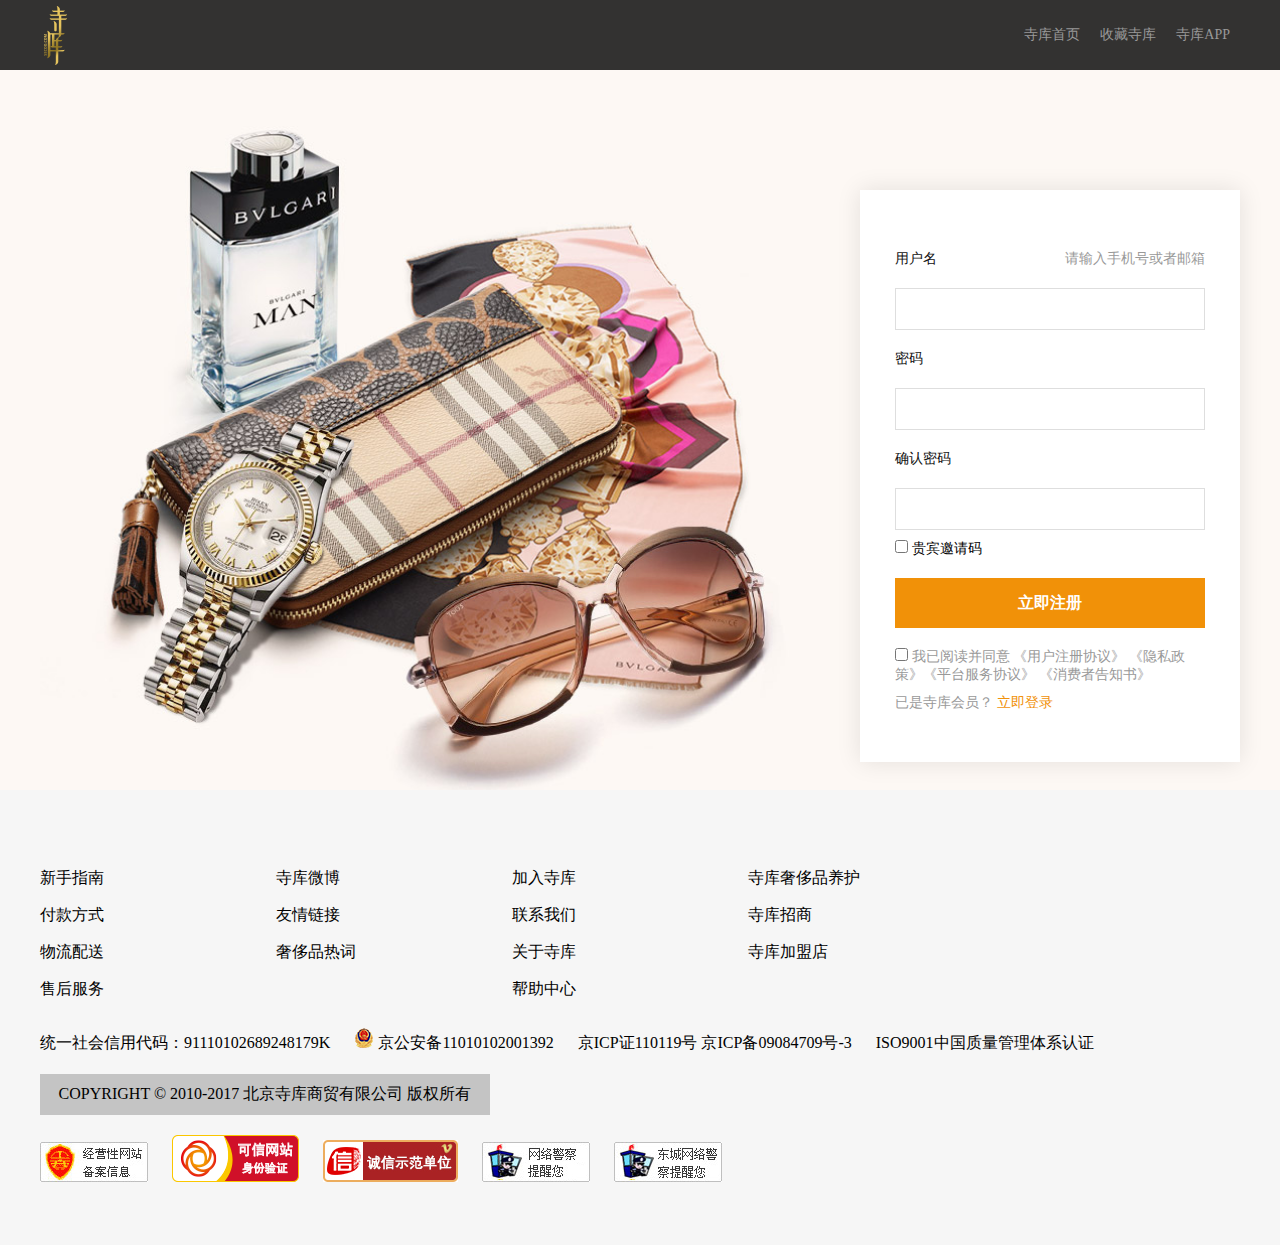
<file: html/register.html>
<!DOCTYPE html>
<html lang="en">
<head>
    <meta charset="UTF-8">
    <meta name="viewport" content="width=device-width, initial-scale=1.0">
    <title>Document</title>
    <link rel="stylesheet" href="../css/register.css">
    <script src="../js/jquery-3.4.1.min.js"></script>
    <script src="../js/register.js"></script>
</head>
<body>
    <div class="main">
        <div class="header">
            <header>
                <img src="../img/logo-login.png" alt="">
                <ul class="headerUl">
                    <li><a href="../index.html">寺库首页</a></li>
                    <li>收藏寺库</li>
                    <li>寺库APP</li>
                </ul>
            </header>
        </div>
        <div class="container">
            <div class="register">
                <div class="userNameTitle">
                    <span class="userTitle">用户名</span>
                    <span id="nameTips">请输入手机号或者邮箱</span>
                </div>
                <div class="inputDiv">
                    <input type="text" name="" id="userNameInput">
                </div>
                <div class="userPasswordTitle">
                    <span class="userTitle">密码</span>
                    <span id="passwordTips"></span>
                </div>
                <div class="inputDiv">
                    <input type="password" name="" id="passwordInput">
                </div>
                <div class="userConfirmTitle">
                    <span class="userTitle">确认密码</span>
                    <span id="confirmTips"></span>
                </div>
                <div class="inputDiv">
                    <input type="password" name="" id="confirmInput">
                </div>
                <div class="vipCode">
                    <input type="checkbox"  id="">
                    贵宾邀请码
                </div>
                <div class="toLogin">立即注册</div>
                <div class="iKnow">
                    <input type="checkbox" id="rememberUserLoginInfo">
                    我已阅读并同意 《用户注册协议》 《隐私政策》《平台服务协议》 《消费者告知书》
                </div>
                <div class="msg">
                    <span>
                        <span>已是寺库会员？</span>
                        <span class="free" style="color: #f19108;">立即登录</span>
                    </span>
                </div>
            </div>
        </div>
        <footer>
            <div class="nfooter">
                <ul class="nfooterList">
                    <li>
                        <p>新手指南</p>
                        <p>付款方式</p>
                        <p>物流配送</p>
                        <p>售后服务</p>
                    </li>
                    <li>
                        <p>寺库微博</p>
                        <p>友情链接</p>
                        <p>奢侈品热词</p>
                    </li>
                    <li>
                        <p>加入寺库</p>
                        <p>联系我们</p>
                        <p>关于寺库</p>
                        <p>帮助中心</p>
                    </li>
                    <li>
                        <p>寺库奢侈品养护</p>
                        <p>寺库招商</p>
                        <p>寺库加盟店</p>
                    </li>
                </ul>
                <div class="nfooterInfo">
                    <p class="pInfo">
                        <span>统一社会信用代码：91110102689248179K</span>
                        <span><img src="../img/guohui.png" alt=""> 京公安备11010102001392</span>
                        <span>京ICP证110119号 京ICP备09084709号-3</span>
                        <span>ISO9001中国质量管理体系认证</span>
                    </p>
                    <p class="pInfo2">COPYRIGHT © 2010-2017 北京寺库商贸有限公司 版权所有</p>
                    <p class="pInfo3">
                        <img src="../img/f_01.jpg" alt="">
                        <img src="../img/f_02.png" alt="">
                        <img src="../img/f_03.png" alt="">
                        <img src="../img/f_04.jpg" alt="">
                        <img src="../img/f_05.jpg" alt="">
                    </p>
                </div>
            </div>
        </footer>
    </div>
</body>
</html>
</file>
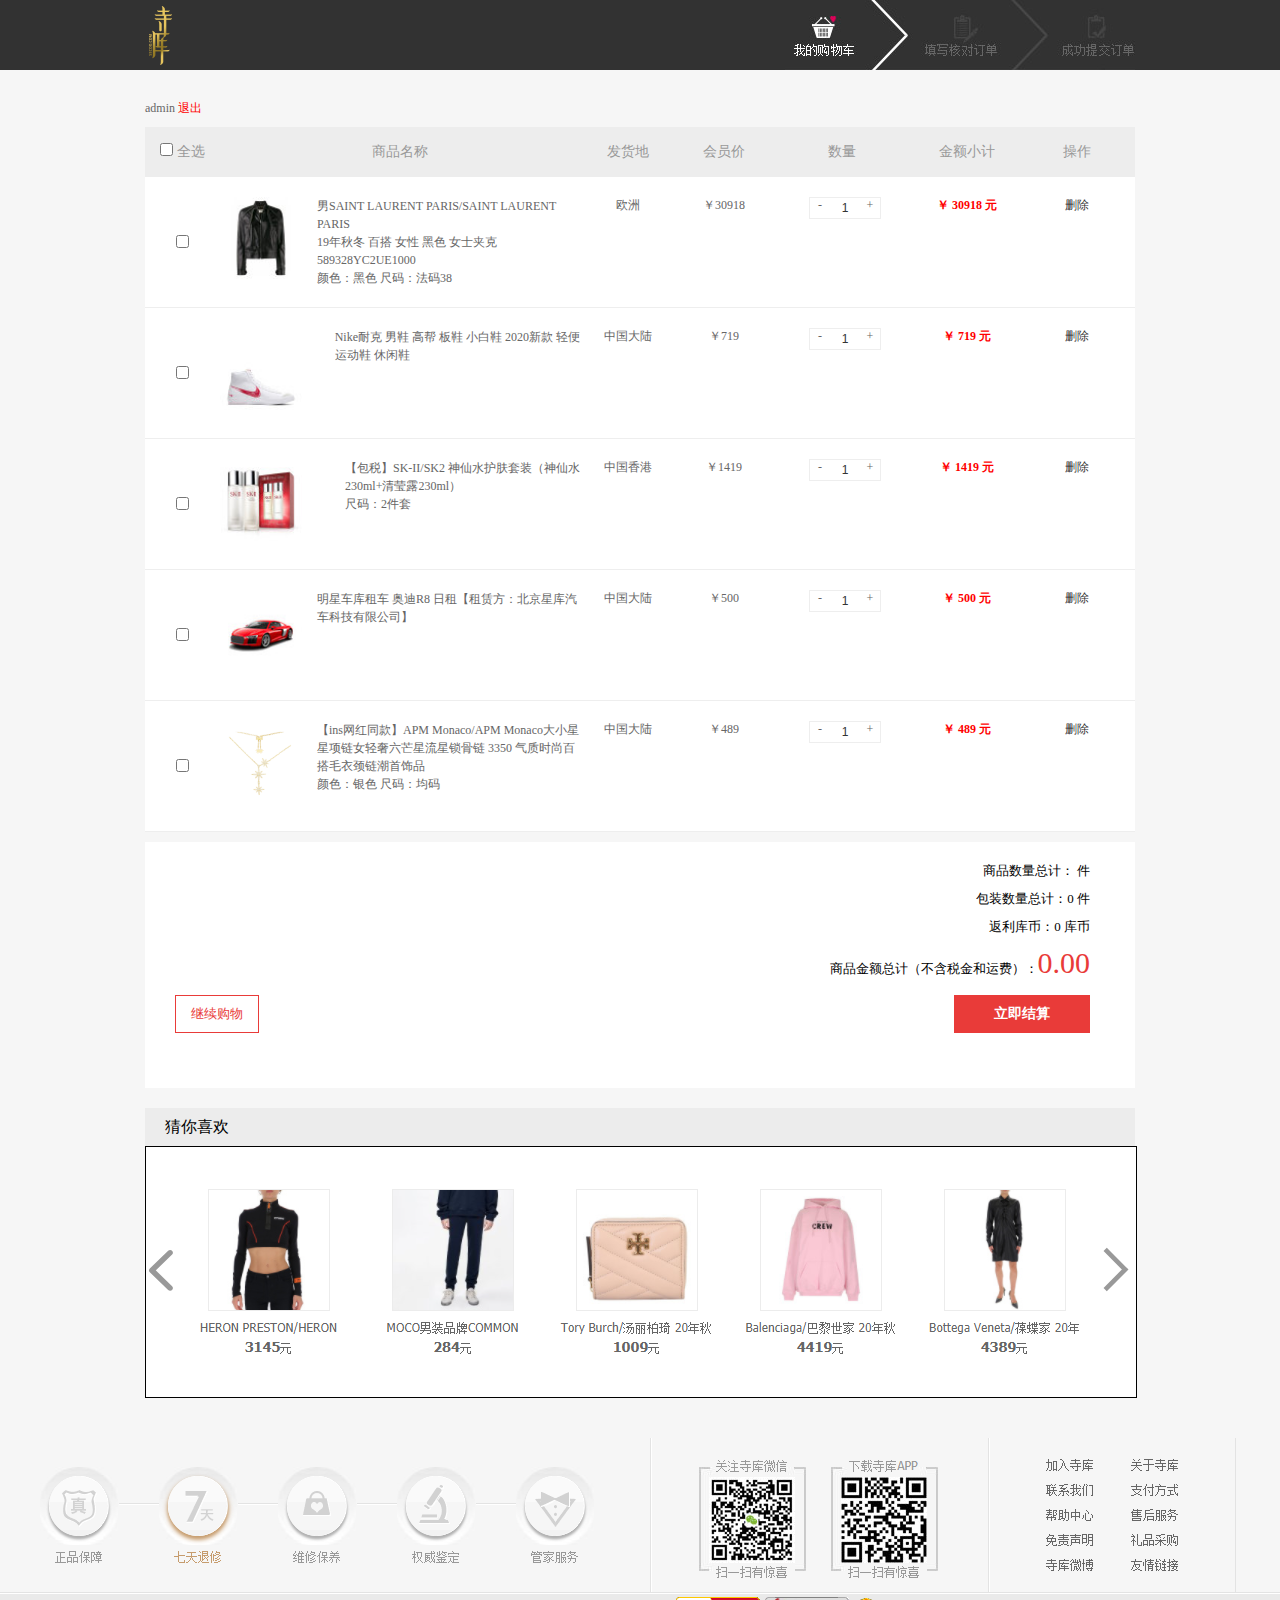
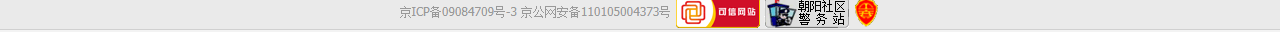
<file: html/shoppingCart.html>
<!DOCTYPE html>
<html lang="en">
<head>
    <meta charset="UTF-8">
    <meta name="viewport" content="width=device-width, initial-scale=1.0">
    <title>我的购物车</title>
    <link rel="stylesheet" href="../css/shoppingCart.css">
    <link rel="stylesheet" href="../css/iconfont/iconfont.css">
    <script src="../js/jquery-3.4.1.min.js"></script>
    <script src="../js/shoppingCart.js"></script>
</head>
<body>
    <div class="main">
        <div class="header">
            <div class="nHeader">
                <img src="../img/logo-login.png" alt="">
                <img src="../img/cartTitle.jpg" alt="">
            </div>
        </div>
        <div class="centerBox">
            <p style="font-size: 12px;color: #666;margin: 10px 0;">
                <span>admin</span>
                <span style="color: red;cursor: pointer;">退出</span>
            </p>
            <div class="cartTitle">
                <div class="selectAll">
                    <input type="checkBox" name="" id="selectAll">
                    <span>全选</span>
                </div>
                <div class="proName">商品名称</div>
                <div class="fahuo">发货地</div>
                <div class="vipPrice">会员价</div>
                <div class="proCount">数量</div>
                <div class="sumOfMoney">金额小计</div>
                <div class="control">操作</div>
            </div>
            <div class="proList">
                
            </div>
            <div class="settlement">
                <div class="settlement1">
                    <!-- <p>
                        <input type="checkBox" name="" id="selectAll1">
                        <span>全选</span>
                        <span class="delPro" style="margin-left: 30px;display: none;">
                            <i class="iconfont icon-el-icon-delete"></i>
                            <span>删除选中商品</span>
                        </span>
                    </p> -->
                    <p>
                        <span>商品数量总计：<span class="goodsCount"></span> 件</span>
                    </p>
                </div>
                <div class="settlement2">
                    <span>包装数量总计：<span>0</span> 件</span>
                </div>
                <div class="settlement3">
                    <span>返利库币：<span>0</span> 库币</span>
                </div>
                <div class="settlement4">
                    <span>商品金额总计（不含税金和运费）：<span class="total" style="color: #e93b39;font-size: 30px;">0.00</span> </span>
                </div>
                <div class="settlementBtn">
                    <div class="continue">继续购物</div>
                    <div class="now">立即结算</div>
                </div>
            </div>
            <div class="likeBox">
                <p class="like">猜你喜欢</p>
                <div class="lunbo">
                    <div class="panel">
                        <div class="showPanel">
                            <img src="../img/lunbo1.png" alt="">
                            <img src="../img/lunbo2.png" alt="">
                            <img src="../img/lunbo3.png" alt="">
                            <img src="../img/lunbo4.png" alt="">
                        </div>
                    </div>
                    <div class="left"><i class="iconfont icon-left"></i></div>
                    <div class="right"><i class="iconfont icon-htbArrowright02"></i></div>
                </div>
            </div>
        </div>

        <div class="footer">
            <img style="display: block; margin: 0 auto;" src="../img/foo.png" alt="">
        </div>
    </div>
</body>
</html>
</file>
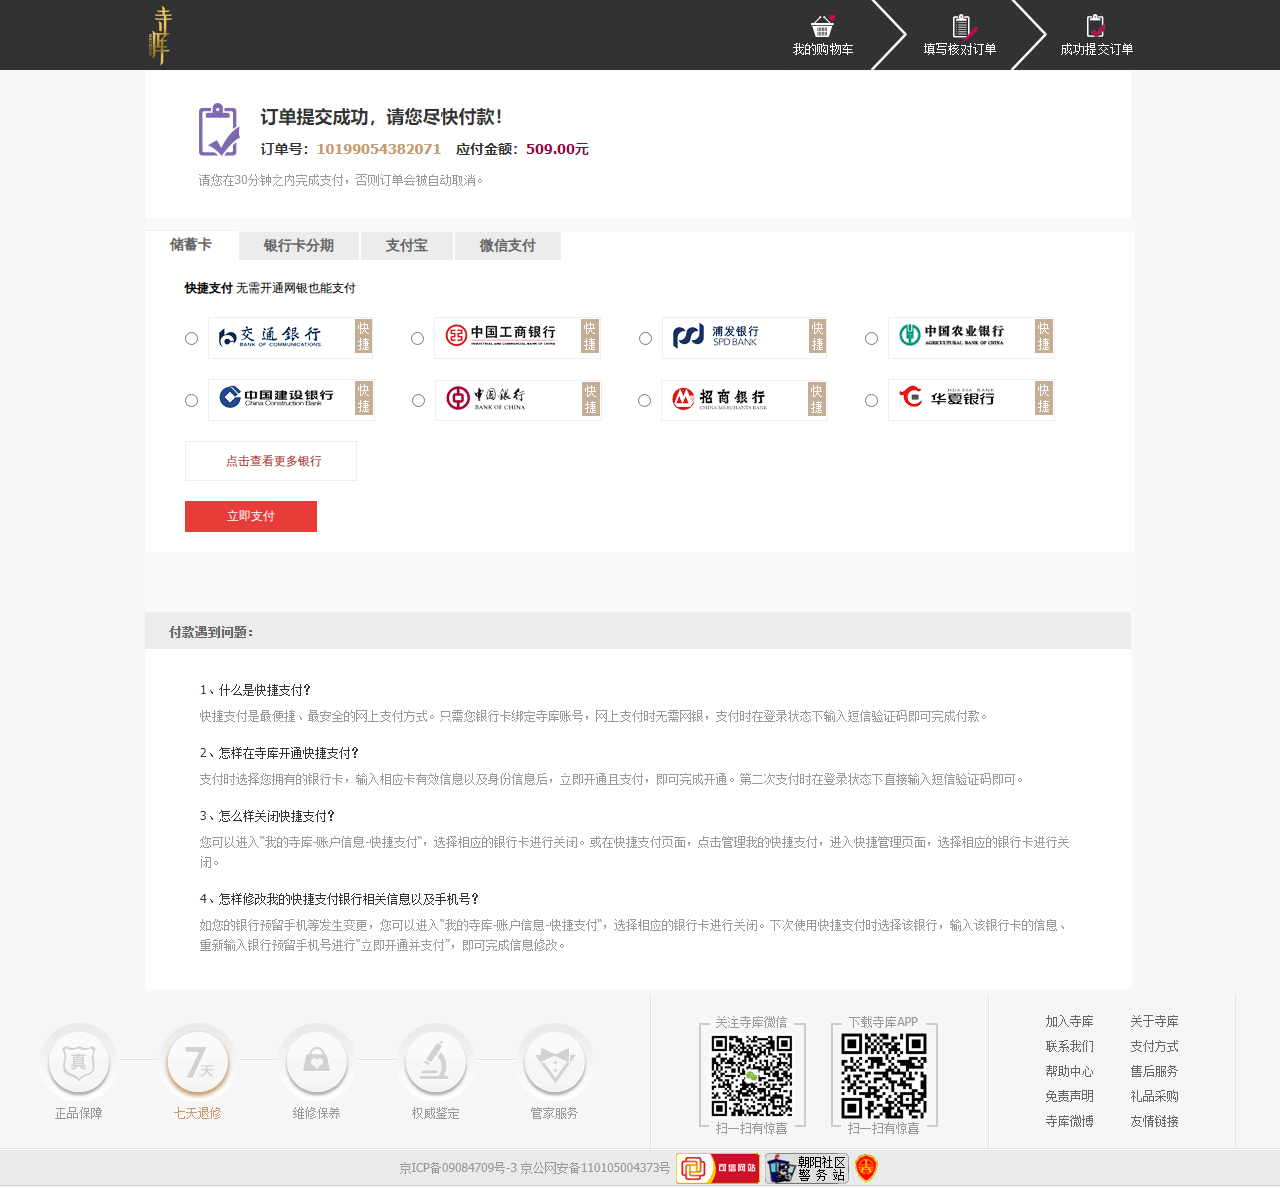
<file: html/successDingdan.html>
<!DOCTYPE html>
<html lang="en">
<head>
    <meta charset="UTF-8">
    <meta name="viewport" content="width=device-width, initial-scale=1.0">
    <title>填写核对订单</title>
    <link rel="stylesheet" href="../css/seccessDingdan.css">
    <link rel="stylesheet" href="../css/iconfont/iconfont.css">
    <script src="../js/jquery-3.4.1.min.js"></script>
    <script src="../js/successDingdan.js"></script>
</head>
<body>
    <div class="main">
        <div class="header">
            <div class="nHeader">
                <img class="goBack" src="../img/logo-login.png" alt="">
                <img src="../img/cartTitle2.jpg" alt="">
            </div>
        </div>
        <div class="centerBox">
            <img src="../img/dingdan.png" alt="">
            <div class="selectCard">
                <div class="btns">
                    <div class="active">储蓄卡</div>
                    <div class="quxiao">银行卡分期</div>
                    <div>支付宝</div>
                    <div>微信支付</div>
                </div>
                <div class="cardList">
                    <div class="chuxu card" style="display: block;">
                        <p style="font-weight: bold;">快捷支付 <span style="font-weight: 500;">无需开通网银也能支付</span></p>
                        <div class="chuxuBox">
                            <div class="smallBox">
                                <input class="card1" type="radio" name="card">
                                <div class="imgBox">
                                    <img src="../img/jiaotong.png" alt="">
                                </div>
                            </div>
                            <div class="smallBox">
                                <input class="card1" type="radio" name="card">
                                <div class="imgBox">
                                    <img src="../img/gongshang.png" alt="">
                                </div>
                            </div>
                            <div class="smallBox">
                                <input class="card1" type="radio" name="card">
                                <div class="imgBox">
                                    <img src="../img/pufa.png" alt="">
                                </div>
                            </div>
                            <div class="smallBox">
                                <input class="card1" type="radio" name="card">
                                <div class="imgBox">
                                    <img src="../img/nongye.png" alt="">
                                </div>
                            </div>
                            <div class="smallBox">
                                <input class="card1" type="radio" name="card">
                                <div class="imgBox">
                                    <img src="../img/jianshe.png" alt="">
                                </div>
                            </div>
                            <div class="smallBox">
                                <input class="card1" type="radio" name="card">
                                <div class="imgBox">
                                    <img src="../img/zhongguo.png" alt="">
                                </div>
                            </div>
                            <div class="smallBox">
                                <input class="card1" type="radio" name="card">
                                <div class="imgBox">
                                    <img src="../img/zhaoshang.png" alt="">
                                </div>
                            </div>
                            <div class="smallBox">
                                <input class="card1" type="radio" name="card">
                                <div class="imgBox">
                                    <img src="../img/huaxia.png" alt="">
                                </div>
                            </div>
                            <div class="smallBox dianji">点击查看更多银行</div>
                        </div>
                        <div class="table">
                            <img class="table1" src="../img/table1.png" alt="">
                            <img class="table1" src="../img/table2.png" alt="">
                            <img class="table1" src="../img/table3.png" alt="">
                            <img class="table1" src="../img/table4.png" alt="">
                            <img class="table1" src="../img/table5.png" alt="">
                            <img class="table1" src="../img/table6.png" alt="">
                            <img class="table1" src="../img/table7.png" alt="">
                            <img class="table1" src="../img/table8.png" alt="">
                        </div>
                        <div class="goZhifu">立即支付</div>
                    </div>
                    <div class="fenqi card">
                        <p style="color:#666;font-weight: bold;margin-bottom: 10px;">银联卡分期</p>
                        <div style="display: flex;align-items: center;">
                            <input type="radio" name="" id="fenqiInput">
                            <div class="fenqiBox">
                                <img src="../img/fenqi.png" alt="">
                            </div>
                        </div>
                        <p style="padding: 10px 0 0 30px;">银联分期支持 <span style="color: red;">建设银行、工商银行、农业银行、光大银行、民生银行、广发银行、华夏银行、中信银行、北京银行、上海银行</span> 的信用卡分期。</p>
                        <div class="goZhifu1">立即支付</div>
                    </div>
                    <div class="zhifubao card">
                        <div>
                            <img src="../img/zhifubao.png" alt="">
                            <img style="width: 140px;height: 140px;margin-left: 30px;" src="../img/login-code.png" alt="">
                        </div>
                        <div class="goZhifu">
                            去支付宝支付
                        </div>
                    </div>
                    <div class="weixin card">
                        <img src="../img/weixin1.png" alt="">
                        <img style="width: 140px;height: 140px;margin-left: 30px;" src="../img/login-code.png" alt="">
                    </div>
                </div>
                
            </div>
            <div class="wenti">
                <img src="../img/wenti.png" alt="">
            </div>
        </div>
        <div class="footer">
            <img style="display: block; margin: 0 auto;" src="../img/foo.png" alt="">
        </div>
    </div>
</body>
</html>
</file>
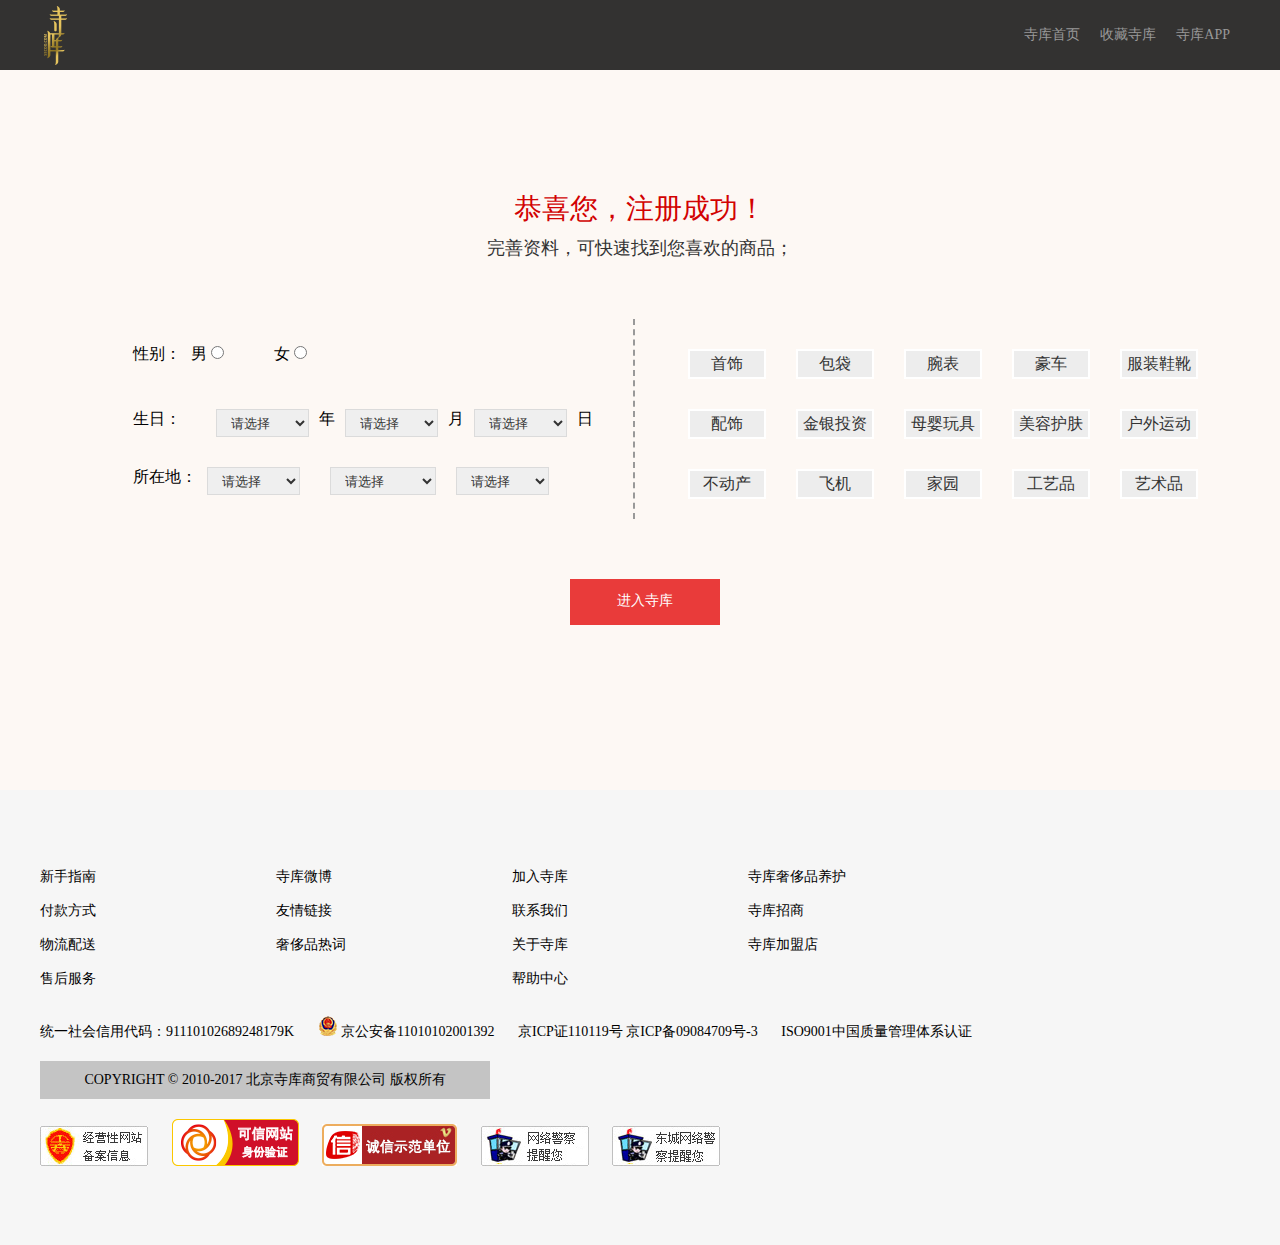
<file: html/successRegister.html>
<!DOCTYPE html>
<html lang="en">
<head>
    <meta charset="UTF-8">
    <meta name="viewport" content="width=device-width, initial-scale=1.0">
    <title>Document</title>
    <link rel="stylesheet" href="../css/successRegister.css">
    <link rel="stylesheet" href="../css/iconfont/iconfont.css">
    <script src="../js/tool.js"></script>
    <script src="../js/jquery-3.4.1.min.js"></script>
    <script src="../js/successRegister.js"></script>
    
</head>
<body>
    <div class="main">
        <div class="header">
            <header>
                <img src="../img/logo-login.png" alt="">
                <ul class="headerUl">
                    <li><a href="../index.html">寺库首页</a></li>
                    <li>收藏寺库</li>
                    <li>寺库APP</li>
                </ul>
            </header>
        </div>
        <div class="container">
            <div class="title">
                <p class="title1">
                    恭喜您，注册成功！
                </p>
                <p class="title2">
                    完善资料，可快速找到您喜欢的商品；
                </p>
            </div>
            <div class="content">
                <div class="contentLeft">
                    <div class="sex">
                        <img style="margin-right: 10px;" src="../img/yes.png" alt="">
                        <span>性别：</span>
                        <span style="margin-left: 10px;">男 <input type="radio" name="sex" value="11" id=""></span>
                        <span style="margin-left: 50px;">女 <input type="radio" name="sex" value="12" id=""></span>
                    </div>
                    <div class="birthday">
                        <img src="../img/yes.png" alt="">
                        <img src="../img/no.png" alt="">
                        <span style="margin-left: 40px;width: 140px;">生日：</span>
                        <select name="birthday" id="nian">
                            <option value="">请选择</option>
                            <option value="1">1993</option>
                            <option value="1">1994</option>
                            <option value="1">1995</option>
                            <option value="1">1996</option>
                            <option value="1">1997</option>
                            <option value="1">1998</option>
                            <option value="1">1999</option>
                            <option value="1">2000</option>
                            <option value="1">2001</option>
                            <option value="1">2002</option>
                            <option value="1">2003</option>
                            <option value="1">2004</option>
                            <option value="1">2005</option>
                            <option value="1">2006</option>
                            <option value="1">2007</option>
                            <option value="1">2008</option>
                            <option value="1">2009</option>
                            <option value="1">2010</option>
                            <option value="1">2011</option>
                            <option value="1">2012</option>
                            <option value="1">2013</option>
                            <option value="1">2014</option>
                            <option value="1">2015</option>
                            <option value="1">2016</option>
                            <option value="1">2017</option>
                            <option value="1">2018</option>
                            <option value="1">2019</option>
                            <option value="1">2020</option>
                        </select>
                        <span style="margin-right: 10px;">年</span>
                        <select name="month" id="yue">
                            <option value="">请选择</option>
                            <option value="1">1</option>
                            <option value="1">3</option>
                            <option value="1">4</option>
                            <option value="1">5</option>
                            <option value="1">6</option>
                            <option value="1">7</option>
                            <option value="1">8</option>
                            <option value="1">9</option>
                            <option value="1">10</option>
                            <option value="1">11</option>
                            <option value="1">12</option>
                        </select>
                        <span style="margin-right: 10px;">月</span>
                        <select name="day" id="ri">
                            <option value="">请选择</option>
                            <option value="1">1</option>
                            <option value="1">3</option>
                            <option value="1">4</option>
                            <option value="1">5</option>
                            <option value="1">6</option>
                            <option value="1">7</option>
                            <option value="1">8</option>
                            <option value="1">9</option>
                            <option value="1">10</option>
                            <option value="1">11</option>
                            <option value="1">12</option>
                            <option value="1">13</option>
                            <option value="1">14</option>
                            <option value="1">15</option>
                            <option value="1">16</option>
                            <option value="1">17</option>
                            <option value="1">18</option>
                            <option value="1">19</option>
                        </select>
                        <span>日</span>
                    </div>
                    <div class="address">
                        <img src="../img/yes.png" alt="">
                        <img src="../img/no.png" alt="">
                        <span style="margin-left: 40px;">所在地：</span>
                        <select style="margin-left: 10px;" name="birthday" id="sheng">
                            <option value="">请选择</option>
                            <option value="1">安徽</option>
                            <option value="1">重庆</option>
                            <option value="1">四川</option>
                            <option value="1">山东</option>
                            <option value="1">陕西</option>
                            <option value="1">山西</option>
                            <option value="1">北京</option>
                            <option value="1">甘肃</option>
                            <option value="1">西藏</option>
                            <option value="1">新疆</option>
                            <option value="1">上海</option>
                            <option value="1">浙江</option>
                            <option value="1">广东</option>
                            <option value="1">广西</option>
                            <option value="1">云南</option>
                            <option value="1">内蒙古</option>
                        </select>
                        <select style="margin: 0 20px;" name="month" id="shi">
                            <option value="">请选择</option>
                            <option value="1">北京</option>
                            <option value="1">济南</option>
                            <option value="1">青岛</option>
                            <option value="1">重庆</option>
                            <option value="1">成都</option>
                            <option value="1">江苏</option>
                            <option value="1">杭州</option>
                            <option value="1">大同</option>
                            <option value="1">乌鲁木齐</option>
                            <option value="1">哈尔滨</option>
                            <option value="1">昆明</option>
                        </select>
                        <select name="day" id="xian">
                            <option value="">请选择</option>
                            <option value="1">莱西</option>
                            <option value="1">历城区</option>
                            <option value="1">莱芜</option>
                            <option value="1">大庆</option>
                            <option value="1">深圳</option>
                            <option value="1">台湾</option>
                            <option value="1">美国</option>
                            <option value="1">德国</option>
                            <option value="1">英国</option>
                        </select>
                    </div>
                </div>
                <div class="contentRight">
                    <ul class="rUl">
                        <li>首饰</li>
                        <li>包袋</li>
                        <li>腕表</li>
                        <li>豪车</li>
                        <li>服装鞋靴</li>
                        <li>配饰</li>
                        <li>金银投资</li>
                        <li>母婴玩具</li>
                        <li>美容护肤</li>
                        <li>户外运动</li>
                        <li>不动产</li>
                        <li>飞机</li>
                        <li>家园</li>
                        <li>工艺品</li>
                        <li>艺术品</li>
                    </ul>
                </div>
            </div>
            <div class="go">进入寺库</div>
        </div>
        <footer>
            <div class="nfooter">
                <ul class="nfooterList">
                    <li>
                        <p>新手指南</p>
                        <p>付款方式</p>
                        <p>物流配送</p>
                        <p>售后服务</p>
                    </li>
                    <li>
                        <p>寺库微博</p>
                        <p>友情链接</p>
                        <p>奢侈品热词</p>
                    </li>
                    <li>
                        <p>加入寺库</p>
                        <p>联系我们</p>
                        <p>关于寺库</p>
                        <p>帮助中心</p>
                    </li>
                    <li>
                        <p>寺库奢侈品养护</p>
                        <p>寺库招商</p>
                        <p>寺库加盟店</p>
                    </li>
                </ul>
                <div class="nfooterInfo">
                    <p class="pInfo">
                        <span>统一社会信用代码：91110102689248179K</span>
                        <span><img src="../img/guohui.png" alt=""> 京公安备11010102001392</span>
                        <span>京ICP证110119号 京ICP备09084709号-3</span>
                        <span>ISO9001中国质量管理体系认证</span>
                    </p>
                    <p class="pInfo2">COPYRIGHT © 2010-2017 北京寺库商贸有限公司 版权所有</p>
                    <p class="pInfo3">
                        <img src="../img/f_01.jpg" alt="">
                        <img src="../img/f_02.png" alt="">
                        <img src="../img/f_03.png" alt="">
                        <img src="../img/f_04.jpg" alt="">
                        <img src="../img/f_05.jpg" alt="">
                    </p>
                </div>
            </div>
        </footer>
    </div>
</body>
</html>
</file>
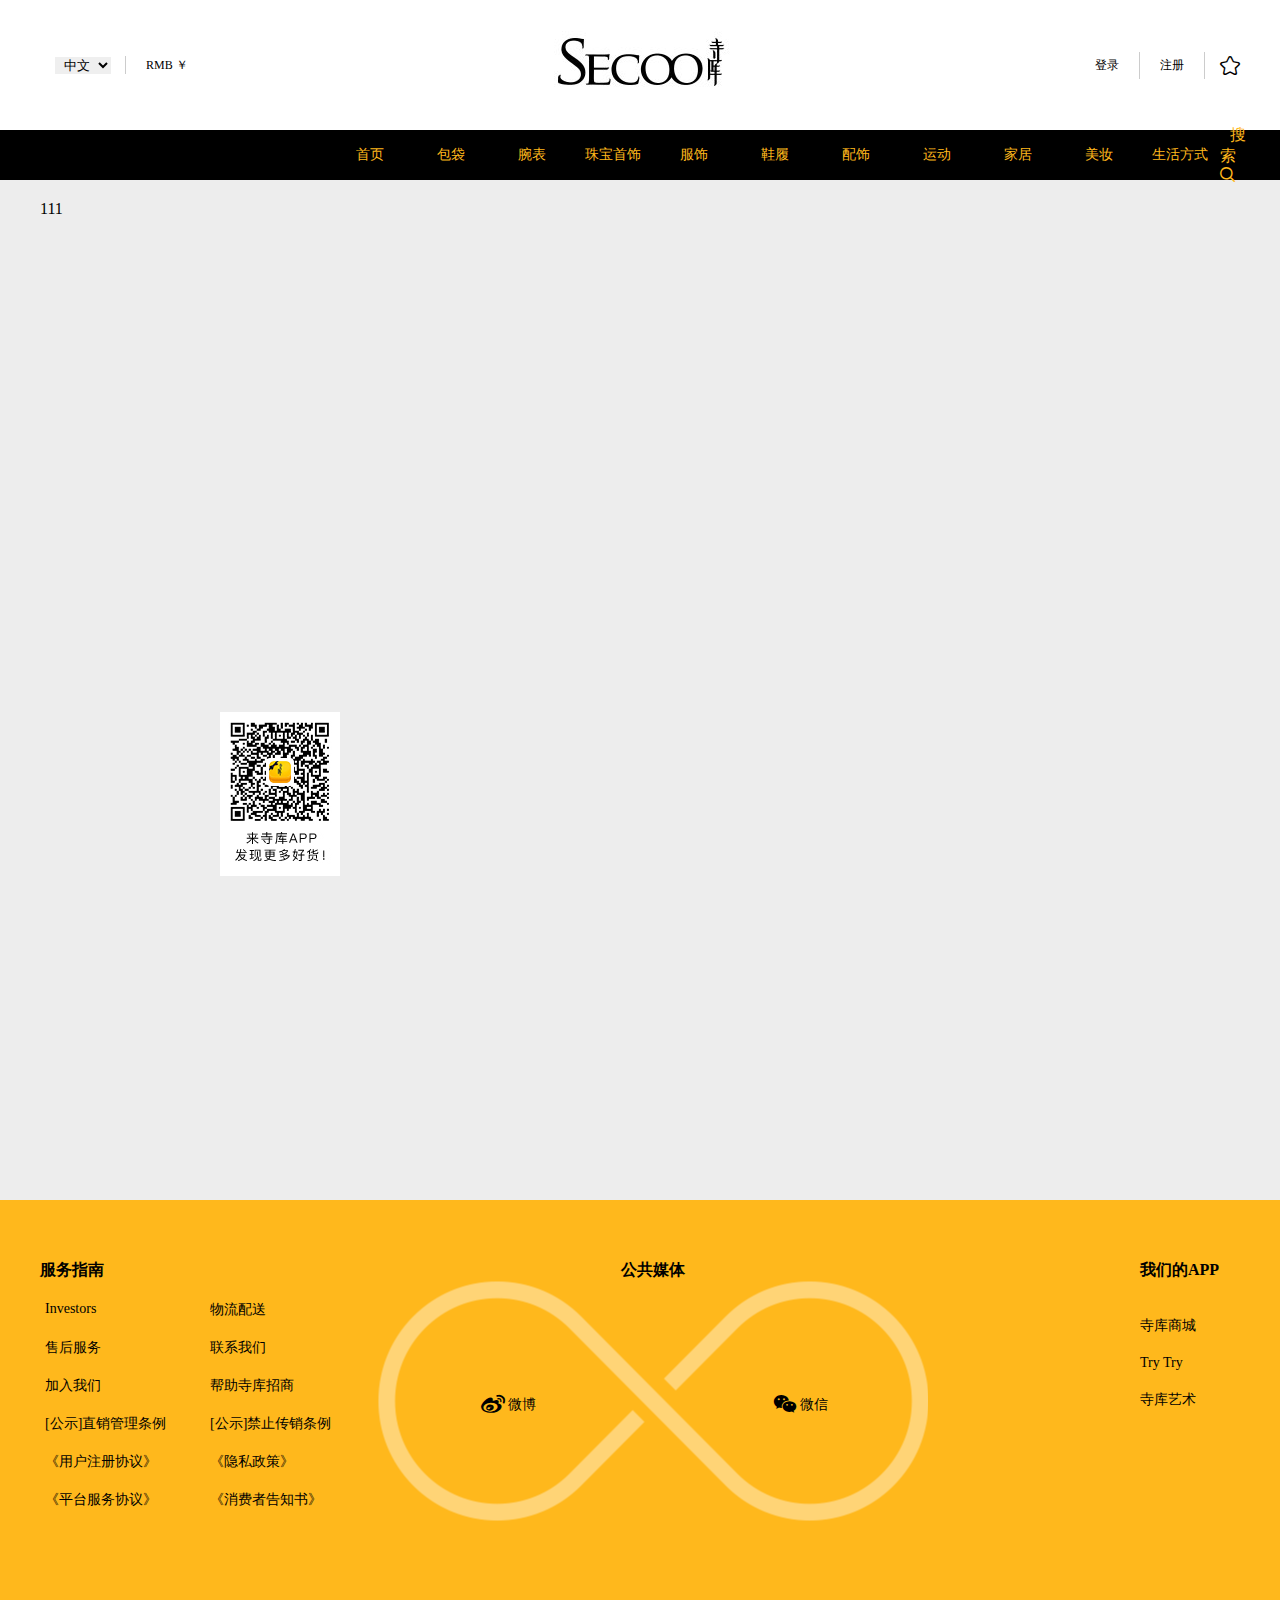
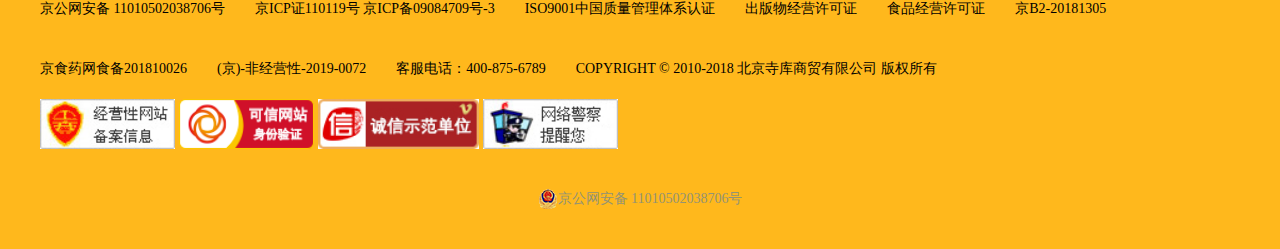
<file: html/tongyong.html>
<!DOCTYPE html>
<html lang="en">

<head>
    <meta charset="UTF-8">
    <meta name="viewport" content="width=device-width, initial-scale=1.0">
    <link rel="icon" sizes="any" mask="" href="./img/icon.png">
    <link rel="stylesheet" href="../css/lists.css">
    <link rel="stylesheet" type="text/css" href="../css/iconfont/iconfont.css">
    <title>寺库网-全球奢侈品服务平台</title>
    <script src="../js/jquery-3.4.1.min.js"></script>
    <script src="../js/lists.js"></script>
    <script src="../js/footer.js"></script>
</head>

<body>
    <div class="content">
        <div class="header">
            <div class="headerTop">
                <div class="language">
                    <div class="select">
                        <select name="language">
                            <option class="chinese" value="CN">中文</option>
                            <option class="english" value="EN">英文</option>
                        </select>
                    </div>
                    <div class="money">RMB ￥</div>
                </div>
                <div class="logo"><img src="../img/logo.jpg" alt=""></div>
                <div class="slogin">
                    <div class="login">登录</div>
                    <div class="register">注册</div>
                    <div class="sicon"><i class="iconfont icon-shoucang"></i></div>
                </div>
            </div>
            <div class="nav">
                <ul class="faUl clearfix">
                    <li class="lists">首页</li>
                    <li class="lists">
                        <a class="aBox" href="">
                            <div class="navTips">包袋</div>
                            <div class="sanjiao"></div>
                        </a>
                        <ul class="underUl">
                            <div class="underTop">
                                <span>分类</span>
                                <span>品牌</span>
                            </div>
                            <div class="underBottom">
                                <div class="listUl1">
                                    <p>男士包袋</p>
                                    <p>女士包袋</p>
                                    <p>钱包</p>
                                    <p>手拿包</p>
                                    <p>斜挎包</p>
                                    <p>拉杆箱</p>
                                    <p>双肩包</p>
                                    <p>手提包</p>
                                </div>
                                <div class="listUl2">
                                    <p>爱马仕</p>
                                    <p>香奈儿</p>
                                    <p>迪奥</p>
                                    <p>路易威登</p>
                                    <p>古驰</p>
                                    <p>圣罗兰</p>
                                    <p>宝格丽</p>
                                    <p>蔻驰</p>
                                    <p>褒蝶家</p>
                                    <p>范思哲</p>
                                    <p>杜嘉班纳</p>
                                    <p>克洛伊</p>
                                    <p>普拉达</p>
                                    <p>缪缪</p>
                                    <p>亚历山大麦昆</p>
                                </div>
                            </div>
                        </ul>
                    </li>
                    <li class="lists">
                        <a class="aBox" href="">
                            <div class="navTips">腕表</div>
                            <div class="sanjiao"></div>
                        </a>
                        <ul class="underUl">
                            <div class="underTop">
                                <span>分类</span>
                                <span>品牌</span>
                            </div>
                            <div class="underBottom">
                                <div class="listUl1">
                                    <p>男士</p>
                                    <p>女士</p>
                                    <p>机械腕表</p>
                                    <p>石英腕表</p>
                                </div>
                                <div class="listUl2">
                                    <p>百达翡丽</p>
                                    <p>江诗丹顿</p>
                                    <p>宝柏</p>
                                    <p>宝玑</p>
                                    <p>朗格</p>
                                    <p>积家</p>
                                    <p>芝柏</p>
                                    <p>萧邦</p>
                                    <p>万国</p>
                                    <p>沛纳海</p>
                                    <p>格拉苏蒂</p>
                                    <p>劳力士</p>
                                    <p>真力时</p>
                                    <p>卡地亚</p>
                                    <p>欧米茄</p>
                                    <p>浪琴</p>
                                    <p>天梭</p>
                                    <p>汉密尔顿</p>
                                </div>
                            </div>
                        </ul>
                    </li>
                    <li class="lists">
                        <a class="aBox" href="">
                            <div class="navTips">珠宝首饰</div>
                            <div class="sanjiao"></div>
                        </a>
                        <ul class="underUl">
                            <div class="underTop">
                                <span>分类</span>
                                <span>品牌</span>
                            </div>
                            <div class="underBottom">
                                <div class="listUl1">
                                    <p>项链</p>
                                    <p>吊坠</p>
                                    <p>手链</p>
                                    <p>耳饰</p>
                                    <p>手镯</p>
                                    <p>戒指/指环</p>
                                    <p>手串</p>
                                    <p>串珠配珠</p>
                                    <p>首饰套装</p>
                                    <p>胸针</p>
                                    <p>头饰</p>
                                </div>
                                <div class="listUl2">
                                    <p>梵克雅宝</p>
                                    <p>尚美</p>
                                    <p>蒂芙尼</p>
                                    <p>迪奥</p>
                                    <p>宝格丽</p>
                                    <p>施华洛世奇</p>
                                    <p>爱马仕</p>
                                    <p>潘多拉</p>
                                    <p>香奈儿</p>
                                    <p>路易威登</p>
                                    <p>Apm monaco</p>
                                    <p>莫妮卡维纳德</p>
                                </div>
                            </div>
                        </ul>
                    </li>
                    <li class="lists">
                        <a class="aBox" href="">
                            <div class="navTips">服饰</div>
                            <div class="sanjiao"></div>
                        </a>
                        <ul class="underUl">
                            <div class="underTop">
                                <span>分类</span>
                                <span>品牌</span>
                            </div>
                            <div class="underBottom">
                                <div class="listUl1">
                                    <p>男装</p>
                                    <p>女装</p>
                                    <p>男士卫衣</p>
                                    <p>男士裤装</p>
                                    <p>男士衬衫</p>
                                    <p>男士夹克</p>
                                    <p>女式连衣裙</p>
                                    <p>女式外套</p>
                                </div>
                                <div class="listUl2">
                                    <p>博柏利</p>
                                    <p>Emporio Armani</p>
                                    <p>范思哲</p>
                                    <p>Maxmara</p>
                                    <p>杜嘉班纳</p>
                                    <p>PRADA</p>
                                    <p>纪梵希</p>
                                    <p>圣罗兰</p>
                                    <p>华伦天奴</p>
                                    <p>丝黛拉麦卡妮</p>
                                </div>
                            </div>
                        </ul>
                    </li>
                    <li class="lists">
                        <a class="aBox" href="">
                            <div class="navTips">鞋履</div>
                            <div class="sanjiao"></div>
                        </a>
                        <ul class="underUl">
                            <div class="underTop">
                                <span>分类</span>
                                <span>品牌</span>
                            </div>
                            <div class="underBottom">
                                <div class="listUl1">
                                    <p>平底鞋</p>
                                    <p>靴子</p>
                                    <p>皮鞋</p>
                                    <p>拖鞋</p>
                                    <p>高跟鞋</p>
                                    <p>凉鞋</p>
                                    <p>运动鞋</p>
                                    <p>乐福鞋</p>
                                </div>
                                <div class="listUl2">
                                    <p>古驰</p>
                                    <p>巴黎世家</p>
                                    <p>Jimmy Choo</p>
                                    <p>马诺洛 波拉尼克</p>
                                    <p>菲拉格慕</p>
                                    <p>博柏利</p>
                                    <p>华伦天奴</p>
                                    <p>斯图尔特 维兹曼</p>
                                    <p>赛乔 洛西</p>
                                    <p>Golden Goose</p>
                                    <p>Roger vivier</p>
                                    <p>Tod's</p>
                                    <p>Hogan</p>
                                    <p>普拉达</p>
                                    <p>缪缪</p>
                                </div>
                            </div>
                        </ul>
                    </li>
                    <li class="lists">
                        <a class="aBox" href="">
                            <div class="navTips">配饰</div>
                            <div class="sanjiao"></div>
                        </a>
                        <ul class="underUl">
                            <div class="underTop">
                                <span>分类</span>
                                <span>品牌</span>
                            </div>
                            <div class="underBottom">
                                <div class="listUl1">
                                    <p>墨镜</p>
                                    <p>眼镜框</p>
                                    <p>腰带</p>
                                    <p>围巾</p>
                                    <p>丝巾</p>
                                    <p>雨伞</p>
                                    <p>挂饰</p>
                                    <p>帽子</p>
                                    <p>手套</p>
                                    <p>钥匙扣</p>
                                    <p>袖扣</p>
                                    <p>领结</p>
                                </div>
                                <div class="listUl2">
                                    <p>爱马仕</p>
                                    <p>路易威登</p>
                                    <p>古驰</p>
                                    <p>菲拉格慕</p>
                                    <p>范思哲</p>
                                    <p>博柏利</p>
                                    <p>万宝龙</p>
                                    <p>雷朋</p>
                                    <p>普拉达</p>
                                    <p>葆蝶家</p>
                                    <p>巴利</p>
                                    <p>缪缪</p>
                                </div>
                            </div>
                        </ul>
                    </li>
                    <li class="lists">
                        <a class="aBox" href="">
                            <div class="navTips">运动</div>
                            <div class="sanjiao"></div>
                        </a>
                        <ul class="underUl">
                            <div class="underTop">
                                <span>分类</span>
                                <span>品牌</span>
                            </div>
                            <div class="underBottom">
                                <div class="listUl1">
                                    <p>跑步鞋</p>
                                    <p>运动服</p>
                                    <p>背包</p>
                                    <p>健身装备</p>
                                    <p>骑行装备</p>
                                    <p>泳装</p>
                                </div>
                                <div class="listUl2">
                                    <p>阿迪达斯</p>
                                    <p>耐克</p>
                                    <p>Y-3</p>
                                    <p>彪马</p>
                                    <p>Superme</p>
                                    <p>Hotsuit</p>
                                    <p>始祖鸟</p>
                                    <p>Marmot</p>
                                    <p>鬼冢虎</p>
                                    <p>安德玛</p>
                                    <p>Superga</p>
                                    <p>亚瑟士</p>
                                </div>
                            </div>
                        </ul>
                    </li>
                    <li class="lists">
                        <a class="aBox" href="">
                            <div class="navTips">家居</div>
                            <div class="sanjiao"></div>
                        </a>
                        <ul class="underUl">
                            <div class="underTop">
                                <span>分类</span>
                                <span>品牌</span>
                            </div>
                            <div class="underBottom">
                                <div class="listUl1">
                                    <p>饰品摆件</p>
                                    <p>生活电器</p>
                                    <p>家具</p>
                                    <p>智能科技</p>
                                    <p>手机</p>
                                    <p>影音娱乐</p>
                                </div>
                                <div class="listUl2">
                                    <p>Zippo</p>
                                    <p>都彭</p>
                                    <p>菲仕乐</p>
                                    <p>马格隆特</p>
                                    <p>三星</p>
                                    <p>魔声</p>
                                    <p>微软</p>
                                    <p>华为</p>
                                </div>
                            </div>
                        </ul>
                    </li>
                    <li class="lists">
                        <a class="aBox" href="">
                            <div class="navTips">美妆</div>
                            <div class="sanjiao"></div>
                        </a>
                        <ul class="underUl">
                            <div class="underTop">
                                <span>分类</span>
                                <span>品牌</span>
                            </div>
                            <div class="underBottom">
                                <div class="listUl1">
                                    <p>面部护理</p>
                                    <p>眼部护理</p>
                                    <p>身体护理</p>
                                    <p>美容健康</p>
                                    <p>香水</p>
                                    <p>面部彩妆</p>
                                    <p>唇部彩妆</p>
                                </div>
                                <div class="listUl2">
                                    <p>海蓝之谜</p>
                                    <p>SK-11</p>
                                    <p>香奈儿</p>
                                    <p>迪奥</p>
                                    <p>兰蔻</p>
                                    <p>雅诗兰黛</p>
                                    <p>YSL</p>
                                    <p>Tom Ford</p>
                                </div>
                            </div>
                        </ul>
                    </li>
                    <li class="lists">
                        <a class="aBox" href="">
                            <div class="navTips">生活方式</div>
                            <div class="sanjiao"></div>
                        </a>
                        <ul class="underUl">
                            <div class="underTop">
                                <span>分类</span>
                                <span>品牌</span>
                            </div>
                            <div class="underBottom">
                                <div class="listUl1">
                                    <p>豪车租赁</p>
                                    <p>飞机 游艇</p>
                                    <p>旅行</p>
                                    <p>美容与健康</p>
                                </div>
                                <div class="listUl2">
                                    <p>奥迪</p>
                                    <p>OXYGYM</p>
                                    <p>青岛乘风破浪帆船俱乐部</p>
                                </div>
                            </div>
                        </ul>
                    </li>
                </ul>
                <div class="search">
                    <span class="sSearch">搜索</span>
                    <i class="iconfont icon-search"></i>
                </div>
            </div>
        </div>
        <div class="main">
            <div class="container">
                111
            </div>
        </div>
        <div class="footer">
            <div class="fContainer">
                <div class="footerLinks">
                    <div class="linkLeft">
                        <h4>服务指南</h4>
                        <ul id="leftList">

                        </ul>
                    </div>
                    <div class="linkCenter">
                        <h4 class="centerTitle">公共媒体</h4>
                        <div class="footerLogo">
                            <div id="weibo">
                                <i class="iconfont icon-weibo"></i>
                                <span>微博</span>
                                <div class="weiboHover">
                                    <img src="../img/sikuC.jpg" alt="">
                                </div>
                            </div>
                            <div id="weixin">
                                <i class="iconfont icon-weixin"></i>
                                <span>微信</span>
                                <div class="weixinHover">
                                    <img src="../img/sikuC.jpg" alt="">
                                </div>
                            </div>
                        </div>
                    </div>
                    <div class="linkRight">
                        <h4>我们的APP</h4>
                        <ul class="appUl">
                            <li class="appLi1">寺库商城</li>
                            <div class="shangchengHover">
                                <img src="../img/sikuC.jpg" alt="">
                            </div>
                            <li class="appLi2">Try Try</li>
                            <div class="tryHover">
                                <img src="../img/tryC.jpg" alt="">
                            </div>
                            <li class="appLi3">寺库艺术</li>
                            <div class="yishuHover">
                                <img src="../img/yishuC.jpg" alt="">
                            </div>
                        </ul>
                    </div>
                </div>
                <ul id="banquan">

                </ul>
                <div class="fImg">
                    <img src="../img/f_01.jpg" alt="">
                    <img src="../img/f_02.png" alt="">
                    <img src="../img/f_03.png" alt="">
                    <img src="../img/f_04.jpg" alt="">
                </div>
            </div>
            <div class="footerTips"><img src="../img/guohui.png" alt=""> 京公网安备 11010502038706号</div>
        </div>
        <div class="toTop">
            <img src="../img/app.jpg" alt="">
        </div>
    </div>
</body>

</html>
</file>
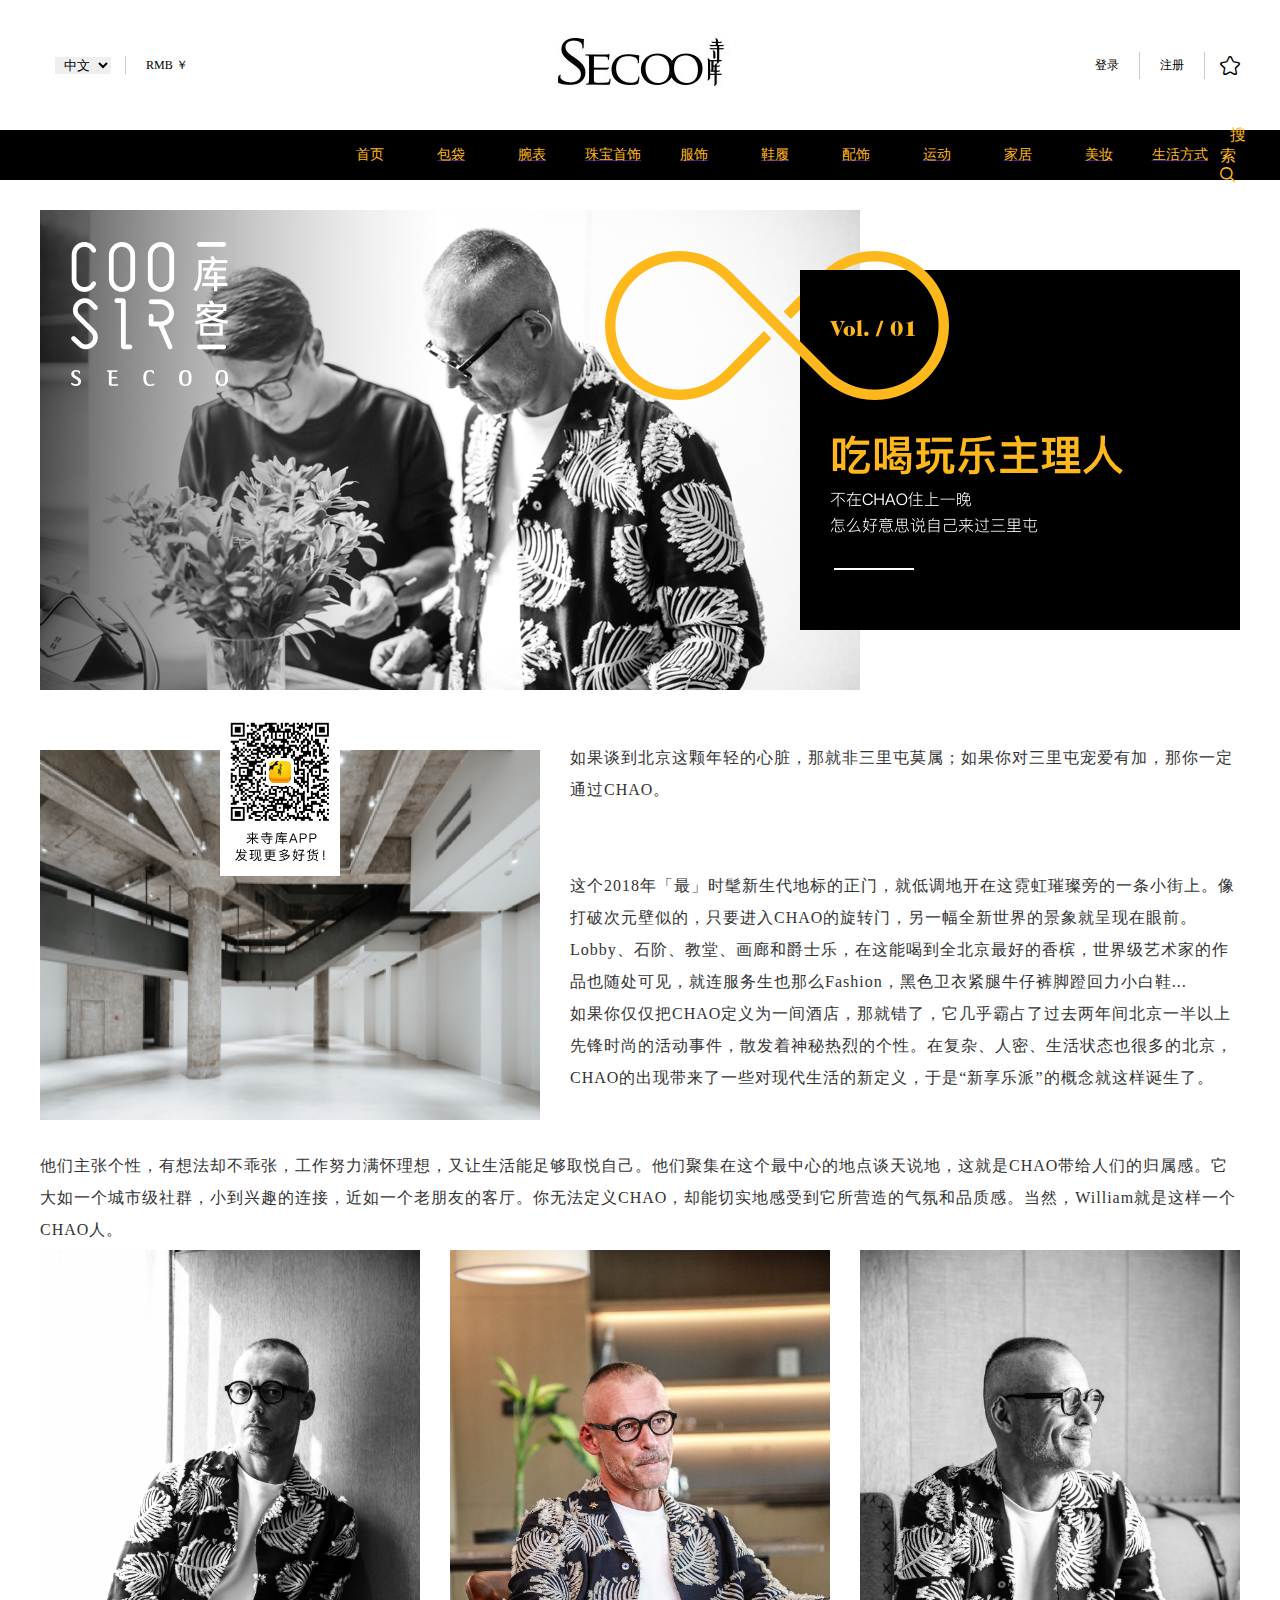
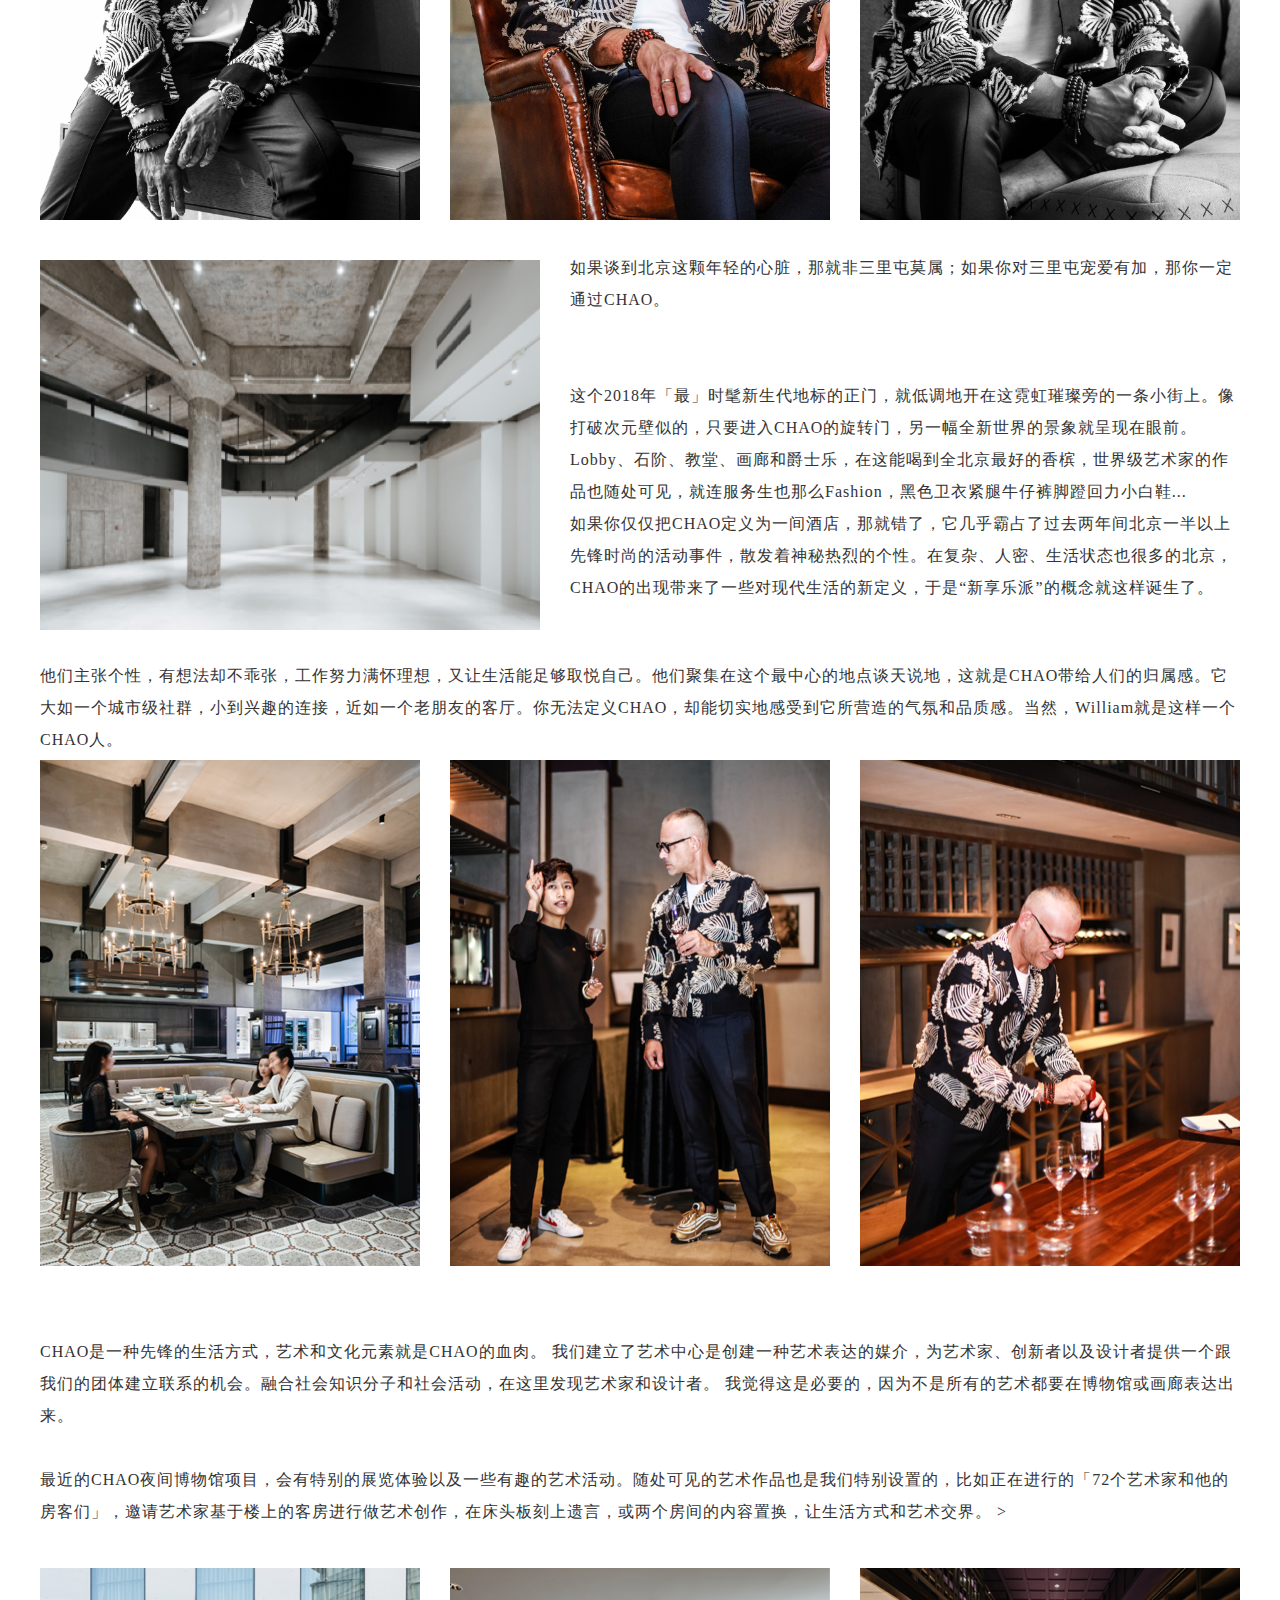
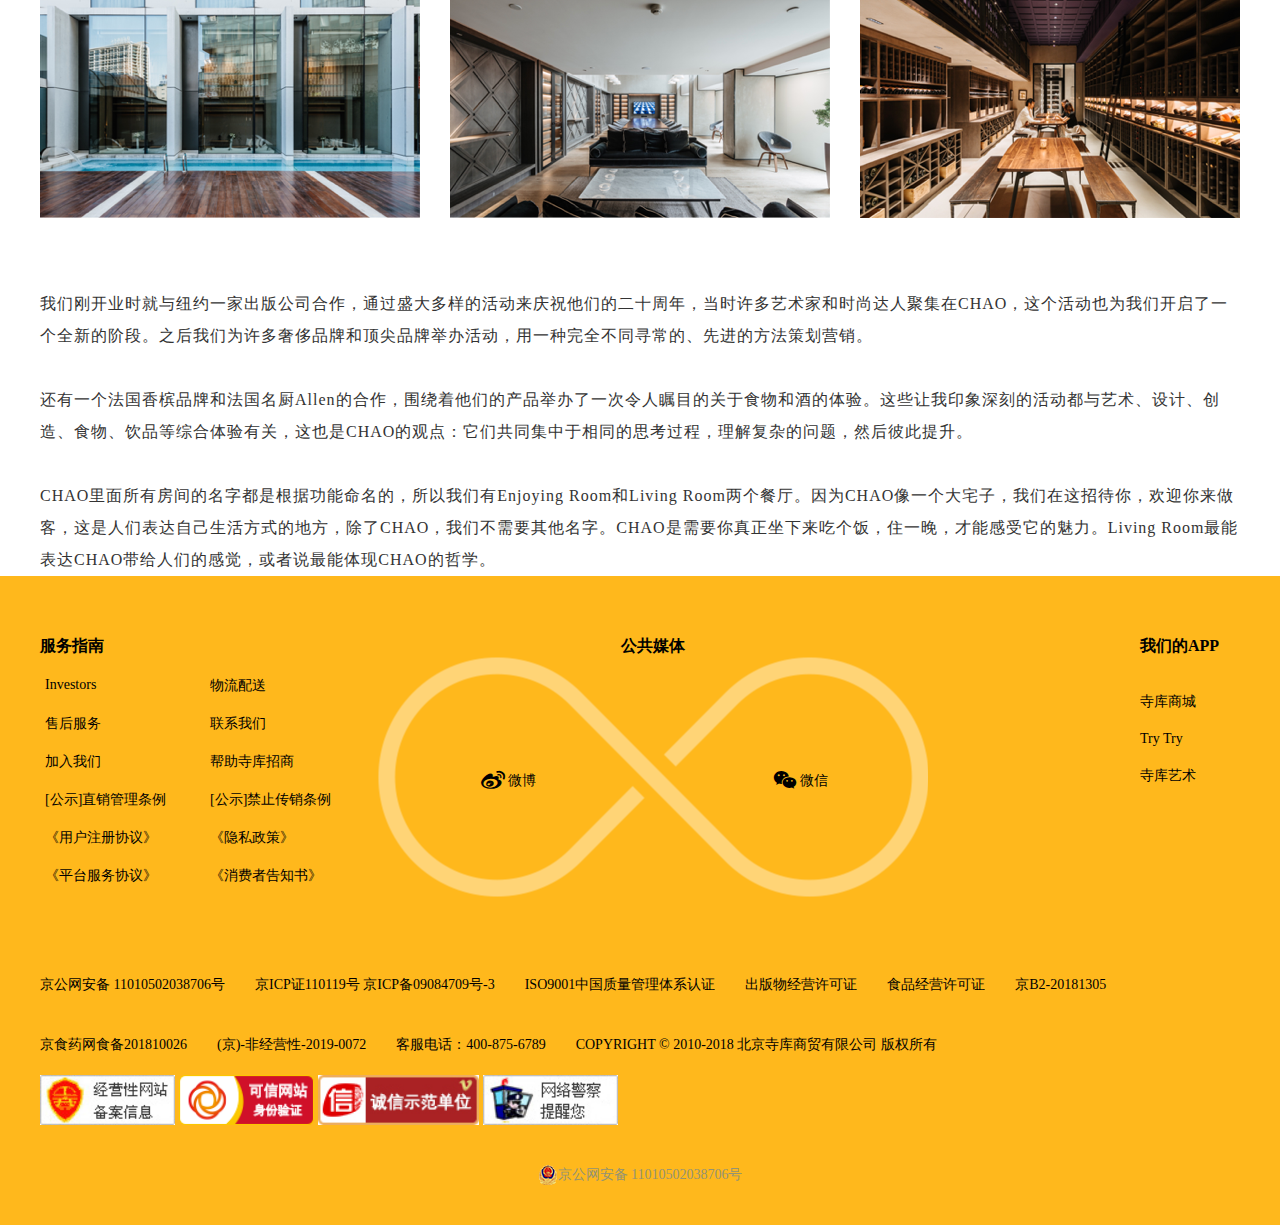
<file: html/zhuliren.html>
<!DOCTYPE html>
<html lang="en">

<head>
    <meta charset="UTF-8">
    <meta name="viewport" content="width=device-width, initial-scale=1.0">
    <link rel="icon" sizes="any" mask="" href="./img/icon.png">
    <link rel="stylesheet" href="../css/zhuliren.css">
    <link rel="stylesheet" type="text/css" href="../css/iconfont/iconfont.css">
    <title>寺库网-全球奢侈品服务平台</title>
    <script src="../js/jquery-3.4.1.min.js"></script>
    <script src="../js/footer.js"></script>
</head>

<body>
    <div class="content">
        <div class="header">
            <div class="headerTop">
                <div class="language">
                    <div class="select">
                        <select name="language">
                            <option class="chinese" value="CN">中文</option>
                            <option class="english" value="EN">英文</option>
                        </select>
                    </div>
                    <div class="money">RMB ￥</div>
                </div>
                <div class="logo"><img src="../img/logo.jpg" alt=""></div>
                <div class="slogin">
                    <div class="login">登录</div>
                    <div class="register">注册</div>
                    <div class="sicon"><i class="iconfont icon-shoucang"></i></div>
                </div>
            </div>
            <div class="nav">
                <ul class="faUl clearfix">
                    <li class="lists">首页</li>
                    <li class="lists">
                        <a class="aBox" href="">
                            <div class="navTips">包袋</div>
                            <div class="sanjiao"></div>
                        </a>
                        <ul class="underUl">
                            <div class="underTop">
                                <span>分类</span>
                                <span>品牌</span>
                            </div>
                            <div class="underBottom">
                                <div class="listUl1">
                                    <p>男士包袋</p>
                                    <p>女士包袋</p>
                                    <p>钱包</p>
                                    <p>手拿包</p>
                                    <p>斜挎包</p>
                                    <p>拉杆箱</p>
                                    <p>双肩包</p>
                                    <p>手提包</p>
                                </div>
                                <div class="listUl2">
                                    <p>爱马仕</p>
                                    <p>香奈儿</p>
                                    <p>迪奥</p>
                                    <p>路易威登</p>
                                    <p>古驰</p>
                                    <p>圣罗兰</p>
                                    <p>宝格丽</p>
                                    <p>蔻驰</p>
                                    <p>褒蝶家</p>
                                    <p>范思哲</p>
                                    <p>杜嘉班纳</p>
                                    <p>克洛伊</p>
                                    <p>普拉达</p>
                                    <p>缪缪</p>
                                    <p>亚历山大麦昆</p>
                                </div>
                            </div>
                        </ul>
                    </li>
                    <li class="lists">
                        <a class="aBox" href="">
                            <div class="navTips">腕表</div>
                            <div class="sanjiao"></div>
                        </a>
                        <ul class="underUl">
                            <div class="underTop">
                                <span>分类</span>
                                <span>品牌</span>
                            </div>
                            <div class="underBottom">
                                <div class="listUl1">
                                    <p>男士</p>
                                    <p>女士</p>
                                    <p>机械腕表</p>
                                    <p>石英腕表</p>
                                </div>
                                <div class="listUl2">
                                    <p>百达翡丽</p>
                                    <p>江诗丹顿</p>
                                    <p>宝柏</p>
                                    <p>宝玑</p>
                                    <p>朗格</p>
                                    <p>积家</p>
                                    <p>芝柏</p>
                                    <p>萧邦</p>
                                    <p>万国</p>
                                    <p>沛纳海</p>
                                    <p>格拉苏蒂</p>
                                    <p>劳力士</p>
                                    <p>真力时</p>
                                    <p>卡地亚</p>
                                    <p>欧米茄</p>
                                    <p>浪琴</p>
                                    <p>天梭</p>
                                    <p>汉密尔顿</p>
                                </div>
                            </div>
                        </ul>
                    </li>
                    <li class="lists">
                        <a class="aBox" href="">
                            <div class="navTips">珠宝首饰</div>
                            <div class="sanjiao"></div>
                        </a>
                        <ul class="underUl">
                            <div class="underTop">
                                <span>分类</span>
                                <span>品牌</span>
                            </div>
                            <div class="underBottom">
                                <div class="listUl1">
                                    <p>项链</p>
                                    <p>吊坠</p>
                                    <p>手链</p>
                                    <p>耳饰</p>
                                    <p>手镯</p>
                                    <p>戒指/指环</p>
                                    <p>手串</p>
                                    <p>串珠配珠</p>
                                    <p>首饰套装</p>
                                    <p>胸针</p>
                                    <p>头饰</p>
                                </div>
                                <div class="listUl2">
                                    <p>梵克雅宝</p>
                                    <p>尚美</p>
                                    <p>蒂芙尼</p>
                                    <p>迪奥</p>
                                    <p>宝格丽</p>
                                    <p>施华洛世奇</p>
                                    <p>爱马仕</p>
                                    <p>潘多拉</p>
                                    <p>香奈儿</p>
                                    <p>路易威登</p>
                                    <p>Apm monaco</p>
                                    <p>莫妮卡维纳德</p>
                                </div>
                            </div>
                        </ul>
                    </li>
                    <li class="lists">
                        <a class="aBox" href="">
                            <div class="navTips">服饰</div>
                            <div class="sanjiao"></div>
                        </a>
                        <ul class="underUl">
                            <div class="underTop">
                                <span>分类</span>
                                <span>品牌</span>
                            </div>
                            <div class="underBottom">
                                <div class="listUl1">
                                    <p>男装</p>
                                    <p>女装</p>
                                    <p>男士卫衣</p>
                                    <p>男士裤装</p>
                                    <p>男士衬衫</p>
                                    <p>男士夹克</p>
                                    <p>女式连衣裙</p>
                                    <p>女式外套</p>
                                </div>
                                <div class="listUl2">
                                    <p>博柏利</p>
                                    <p>Emporio Armani</p>
                                    <p>范思哲</p>
                                    <p>Maxmara</p>
                                    <p>杜嘉班纳</p>
                                    <p>PRADA</p>
                                    <p>纪梵希</p>
                                    <p>圣罗兰</p>
                                    <p>华伦天奴</p>
                                    <p>丝黛拉麦卡妮</p>
                                </div>
                            </div>
                        </ul>
                    </li>
                    <li class="lists">
                        <a class="aBox" href="">
                            <div class="navTips">鞋履</div>
                            <div class="sanjiao"></div>
                        </a>
                        <ul class="underUl">
                            <div class="underTop">
                                <span>分类</span>
                                <span>品牌</span>
                            </div>
                            <div class="underBottom">
                                <div class="listUl1">
                                    <p>平底鞋</p>
                                    <p>靴子</p>
                                    <p>皮鞋</p>
                                    <p>拖鞋</p>
                                    <p>高跟鞋</p>
                                    <p>凉鞋</p>
                                    <p>运动鞋</p>
                                    <p>乐福鞋</p>
                                </div>
                                <div class="listUl2">
                                    <p>古驰</p>
                                    <p>巴黎世家</p>
                                    <p>Jimmy Choo</p>
                                    <p>马诺洛 波拉尼克</p>
                                    <p>菲拉格慕</p>
                                    <p>博柏利</p>
                                    <p>华伦天奴</p>
                                    <p>斯图尔特 维兹曼</p>
                                    <p>赛乔 洛西</p>
                                    <p>Golden Goose</p>
                                    <p>Roger vivier</p>
                                    <p>Tod's</p>
                                    <p>Hogan</p>
                                    <p>普拉达</p>
                                    <p>缪缪</p>
                                </div>
                            </div>
                        </ul>
                    </li>
                    <li class="lists">
                        <a class="aBox" href="">
                            <div class="navTips">配饰</div>
                            <div class="sanjiao"></div>
                        </a>
                        <ul class="underUl">
                            <div class="underTop">
                                <span>分类</span>
                                <span>品牌</span>
                            </div>
                            <div class="underBottom">
                                <div class="listUl1">
                                    <p>墨镜</p>
                                    <p>眼镜框</p>
                                    <p>腰带</p>
                                    <p>围巾</p>
                                    <p>丝巾</p>
                                    <p>雨伞</p>
                                    <p>挂饰</p>
                                    <p>帽子</p>
                                    <p>手套</p>
                                    <p>钥匙扣</p>
                                    <p>袖扣</p>
                                    <p>领结</p>
                                </div>
                                <div class="listUl2">
                                    <p>爱马仕</p>
                                    <p>路易威登</p>
                                    <p>古驰</p>
                                    <p>菲拉格慕</p>
                                    <p>范思哲</p>
                                    <p>博柏利</p>
                                    <p>万宝龙</p>
                                    <p>雷朋</p>
                                    <p>普拉达</p>
                                    <p>葆蝶家</p>
                                    <p>巴利</p>
                                    <p>缪缪</p>
                                </div>
                            </div>
                        </ul>
                    </li>
                    <li class="lists">
                        <a class="aBox" href="">
                            <div class="navTips">运动</div>
                            <div class="sanjiao"></div>
                        </a>
                        <ul class="underUl">
                            <div class="underTop">
                                <span>分类</span>
                                <span>品牌</span>
                            </div>
                            <div class="underBottom">
                                <div class="listUl1">
                                    <p>跑步鞋</p>
                                    <p>运动服</p>
                                    <p>背包</p>
                                    <p>健身装备</p>
                                    <p>骑行装备</p>
                                    <p>泳装</p>
                                </div>
                                <div class="listUl2">
                                    <p>阿迪达斯</p>
                                    <p>耐克</p>
                                    <p>Y-3</p>
                                    <p>彪马</p>
                                    <p>Superme</p>
                                    <p>Hotsuit</p>
                                    <p>始祖鸟</p>
                                    <p>Marmot</p>
                                    <p>鬼冢虎</p>
                                    <p>安德玛</p>
                                    <p>Superga</p>
                                    <p>亚瑟士</p>
                                </div>
                            </div>
                        </ul>
                    </li>
                    <li class="lists">
                        <a class="aBox" href="">
                            <div class="navTips">家居</div>
                            <div class="sanjiao"></div>
                        </a>
                        <ul class="underUl">
                            <div class="underTop">
                                <span>分类</span>
                                <span>品牌</span>
                            </div>
                            <div class="underBottom">
                                <div class="listUl1">
                                    <p>饰品摆件</p>
                                    <p>生活电器</p>
                                    <p>家具</p>
                                    <p>智能科技</p>
                                    <p>手机</p>
                                    <p>影音娱乐</p>
                                </div>
                                <div class="listUl2">
                                    <p>Zippo</p>
                                    <p>都彭</p>
                                    <p>菲仕乐</p>
                                    <p>马格隆特</p>
                                    <p>三星</p>
                                    <p>魔声</p>
                                    <p>微软</p>
                                    <p>华为</p>
                                </div>
                            </div>
                        </ul>
                    </li>
                    <li class="lists">
                        <a class="aBox" href="">
                            <div class="navTips">美妆</div>
                            <div class="sanjiao"></div>
                        </a>
                        <ul class="underUl">
                            <div class="underTop">
                                <span>分类</span>
                                <span>品牌</span>
                            </div>
                            <div class="underBottom">
                                <div class="listUl1">
                                    <p>面部护理</p>
                                    <p>眼部护理</p>
                                    <p>身体护理</p>
                                    <p>美容健康</p>
                                    <p>香水</p>
                                    <p>面部彩妆</p>
                                    <p>唇部彩妆</p>
                                </div>
                                <div class="listUl2">
                                    <p>海蓝之谜</p>
                                    <p>SK-11</p>
                                    <p>香奈儿</p>
                                    <p>迪奥</p>
                                    <p>兰蔻</p>
                                    <p>雅诗兰黛</p>
                                    <p>YSL</p>
                                    <p>Tom Ford</p>
                                </div>
                            </div>
                        </ul>
                    </li>
                    <li class="lists">
                        <a class="aBox" href="">
                            <div class="navTips">生活方式</div>
                            <div class="sanjiao"></div>
                        </a>
                        <ul class="underUl">
                            <div class="underTop">
                                <span>分类</span>
                                <span>品牌</span>
                            </div>
                            <div class="underBottom">
                                <div class="listUl1">
                                    <p>豪车租赁</p>
                                    <p>飞机 游艇</p>
                                    <p>旅行</p>
                                    <p>美容与健康</p>
                                </div>
                                <div class="listUl2">
                                    <p>奥迪</p>
                                    <p>OXYGYM</p>
                                    <p>青岛乘风破浪帆船俱乐部</p>
                                </div>
                            </div>
                        </ul>
                    </li>
                </ul>
                <div class="search">
                    <span class="sSearch">搜索</span>
                    <i class="iconfont icon-search"></i>
                </div>
            </div>
        </div>
        <div class="main">
            <div class="container">
                <div class="banner1">
                    <img src="../img/kuke-banner.png" alt="">
                </div>
                <div class="zhuli1">
                    <img src="../img/1.png" alt="">
                    <div class="word1">
                        如果谈到北京这颗年轻的心脏，那就非三里屯莫属；如果你对三里屯宠爱有加，那你一定通过CHAO。<br><br><br>
这个2018年「最」时髦新生代地标的正门，就低调地开在这霓虹璀璨旁的一条小街上。像打破次元壁似的，只要进入CHAO的旋转门，另一幅全新世界的景象就呈现在眼前。Lobby、石阶、教堂、画廊和爵士乐，在这能喝到全北京最好的香槟，世界级艺术家的作品也随处可见，就连服务生也那么Fashion，黑色卫衣紧腿牛仔裤脚蹬回力小白鞋...
<br>
如果你仅仅把CHAO定义为一间酒店，那就错了，它几乎霸占了过去两年间北京一半以上先锋时尚的活动事件，散发着神秘热烈的个性。在复杂、人密、生活状态也很多的北京，CHAO的出现带来了一些对现代生活的新定义，于是“新享乐派”的概念就这样诞生了。
                    </div>
                </div>
                <div class="word2">
                    他们主张个性，有想法却不乖张，工作努力满怀理想，又让生活能足够取悦自己。他们聚集在这个最中心的地点谈天说地，这就是CHAO带给人们的归属感。它大如一个城市级社群，小到兴趣的连接，近如一个老朋友的客厅。你无法定义CHAO，却能切实地感受到它所营造的气氛和品质感。当然，William就是这样一个CHAO人。
                </div>
                <div class="list">
                    <img src="../img/list1-1.jpg" alt="">
                    <img src="../img/list1-2.jpg" alt="">
                    <img src="../img/list1-3.jpg" alt="">
                </div>
                <div class="zhuli1">
                    <img src="../img/1.png" alt="">
                    <div class="word1">
                        如果谈到北京这颗年轻的心脏，那就非三里屯莫属；如果你对三里屯宠爱有加，那你一定通过CHAO。<br><br><br>
这个2018年「最」时髦新生代地标的正门，就低调地开在这霓虹璀璨旁的一条小街上。像打破次元壁似的，只要进入CHAO的旋转门，另一幅全新世界的景象就呈现在眼前。Lobby、石阶、教堂、画廊和爵士乐，在这能喝到全北京最好的香槟，世界级艺术家的作品也随处可见，就连服务生也那么Fashion，黑色卫衣紧腿牛仔裤脚蹬回力小白鞋...
<br>
如果你仅仅把CHAO定义为一间酒店，那就错了，它几乎霸占了过去两年间北京一半以上先锋时尚的活动事件，散发着神秘热烈的个性。在复杂、人密、生活状态也很多的北京，CHAO的出现带来了一些对现代生活的新定义，于是“新享乐派”的概念就这样诞生了。
                    </div>
                </div>
                <div class="word2">
                    他们主张个性，有想法却不乖张，工作努力满怀理想，又让生活能足够取悦自己。他们聚集在这个最中心的地点谈天说地，这就是CHAO带给人们的归属感。它大如一个城市级社群，小到兴趣的连接，近如一个老朋友的客厅。你无法定义CHAO，却能切实地感受到它所营造的气氛和品质感。当然，William就是这样一个CHAO人。
                </div>
                <div class="list1">
                    <img src="../img/3.png" alt="">
                    <img src="../img/4.png" alt="">
                    <img src="../img/5 (1).png" alt="">
                </div>
                <div class="word3">
                    CHAO是一种先锋的生活方式，艺术和文化元素就是CHAO的血肉。 我们建立了艺术中心是创建一种艺术表达的媒介，为艺术家、创新者以及设计者提供一个跟我们的团体建立联系的机会。融合社会知识分子和社会活动，在这里发现艺术家和设计者。 我觉得这是必要的，因为不是所有的艺术都要在博物馆或画廊表达出来。
                    <br><br>
最近的CHAO夜间博物馆项目，会有特别的展览体验以及一些有趣的艺术活动。随处可见的艺术作品也是我们特别设置的，比如正在进行的「72个艺术家和他的房客们」，邀请艺术家基于楼上的客房进行做艺术创作，在床头板刻上遗言，或两个房间的内容置换，让生活方式和艺术交界。 >
                </div>
                <div class="list2">
                    <img src="../img/6.png" alt="">
                    <img src="../img/7.png" alt="">
                    <img src="../img/8.png" alt="">
                </div>
                <div class="word4">
                    我们刚开业时就与纽约一家出版公司合作，通过盛大多样的活动来庆祝他们的二十周年，当时许多艺术家和时尚达人聚集在CHAO，这个活动也为我们开启了一个全新的阶段。之后我们为许多奢侈品牌和顶尖品牌举办活动，用一种完全不同寻常的、先进的方法策划营销。
<br><br>
还有一个法国香槟品牌和法国名厨Allen的合作，围绕着他们的产品举办了一次令人瞩目的关于食物和酒的体验。这些让我印象深刻的活动都与艺术、设计、创造、食物、饮品等综合体验有关，这也是CHAO的观点：它们共同集中于相同的思考过程，理解复杂的问题，然后彼此提升。
<br><br>
CHAO里面所有房间的名字都是根据功能命名的，所以我们有Enjoying Room和Living Room两个餐厅。因为CHAO像一个大宅子，我们在这招待你，欢迎你来做客，这是人们表达自己生活方式的地方，除了CHAO，我们不需要其他名字。CHAO是需要你真正坐下来吃个饭，住一晚，才能感受它的魅力。Living Room最能表达CHAO带给人们的感觉，或者说最能体现CHAO的哲学。
                </div>
            </div>
        </div>
        <div class="footer">
            <div class="fContainer">
                <div class="footerLinks">
                    <div class="linkLeft">
                        <h4>服务指南</h4>
                        <ul id="leftList">

                        </ul>
                    </div>
                    <div class="linkCenter">
                        <h4 class="centerTitle">公共媒体</h4>
                        <div class="footerLogo">
                            <div id="weibo">
                                <i class="iconfont icon-weibo"></i>
                                <span>微博</span>
                                <div class="weiboHover">
                                    <img src="../img/sikuC.jpg" alt="">
                                </div>
                            </div>
                            <div id="weixin">
                                <i class="iconfont icon-weixin"></i>
                                <span>微信</span>
                                <div class="weixinHover">
                                    <img src="../img/sikuC.jpg" alt="">
                                </div>
                            </div>
                        </div>
                    </div>
                    <div class="linkRight">
                        <h4>我们的APP</h4>
                        <ul class="appUl">
                            <li class="appLi1">寺库商城</li>
                            <div class="shangchengHover">
                                <img src="../img/sikuC.jpg" alt="">
                            </div>
                            <li class="appLi2">Try Try</li>
                            <div class="tryHover">
                                <img src="../img/tryC.jpg" alt="">
                            </div>
                            <li class="appLi3">寺库艺术</li>
                            <div class="yishuHover">
                                <img src="../img/yishuC.jpg" alt="">
                            </div>
                        </ul>
                    </div>
                </div>
                <ul id="banquan">

                </ul>
                <div class="fImg">
                    <img src="../img/f_01.jpg" alt="">
                    <img src="../img/f_02.png" alt="">
                    <img src="../img/f_03.png" alt="">
                    <img src="../img/f_04.jpg" alt="">
                </div>
            </div>
            <div class="footerTips"><img src="../img/guohui.png" alt=""> 京公网安备 11010502038706号</div>
        </div>
        <div class="toTop">
            <img src="../img/app.jpg" alt="">
        </div>
    </div>
</body>

</html>
</file>
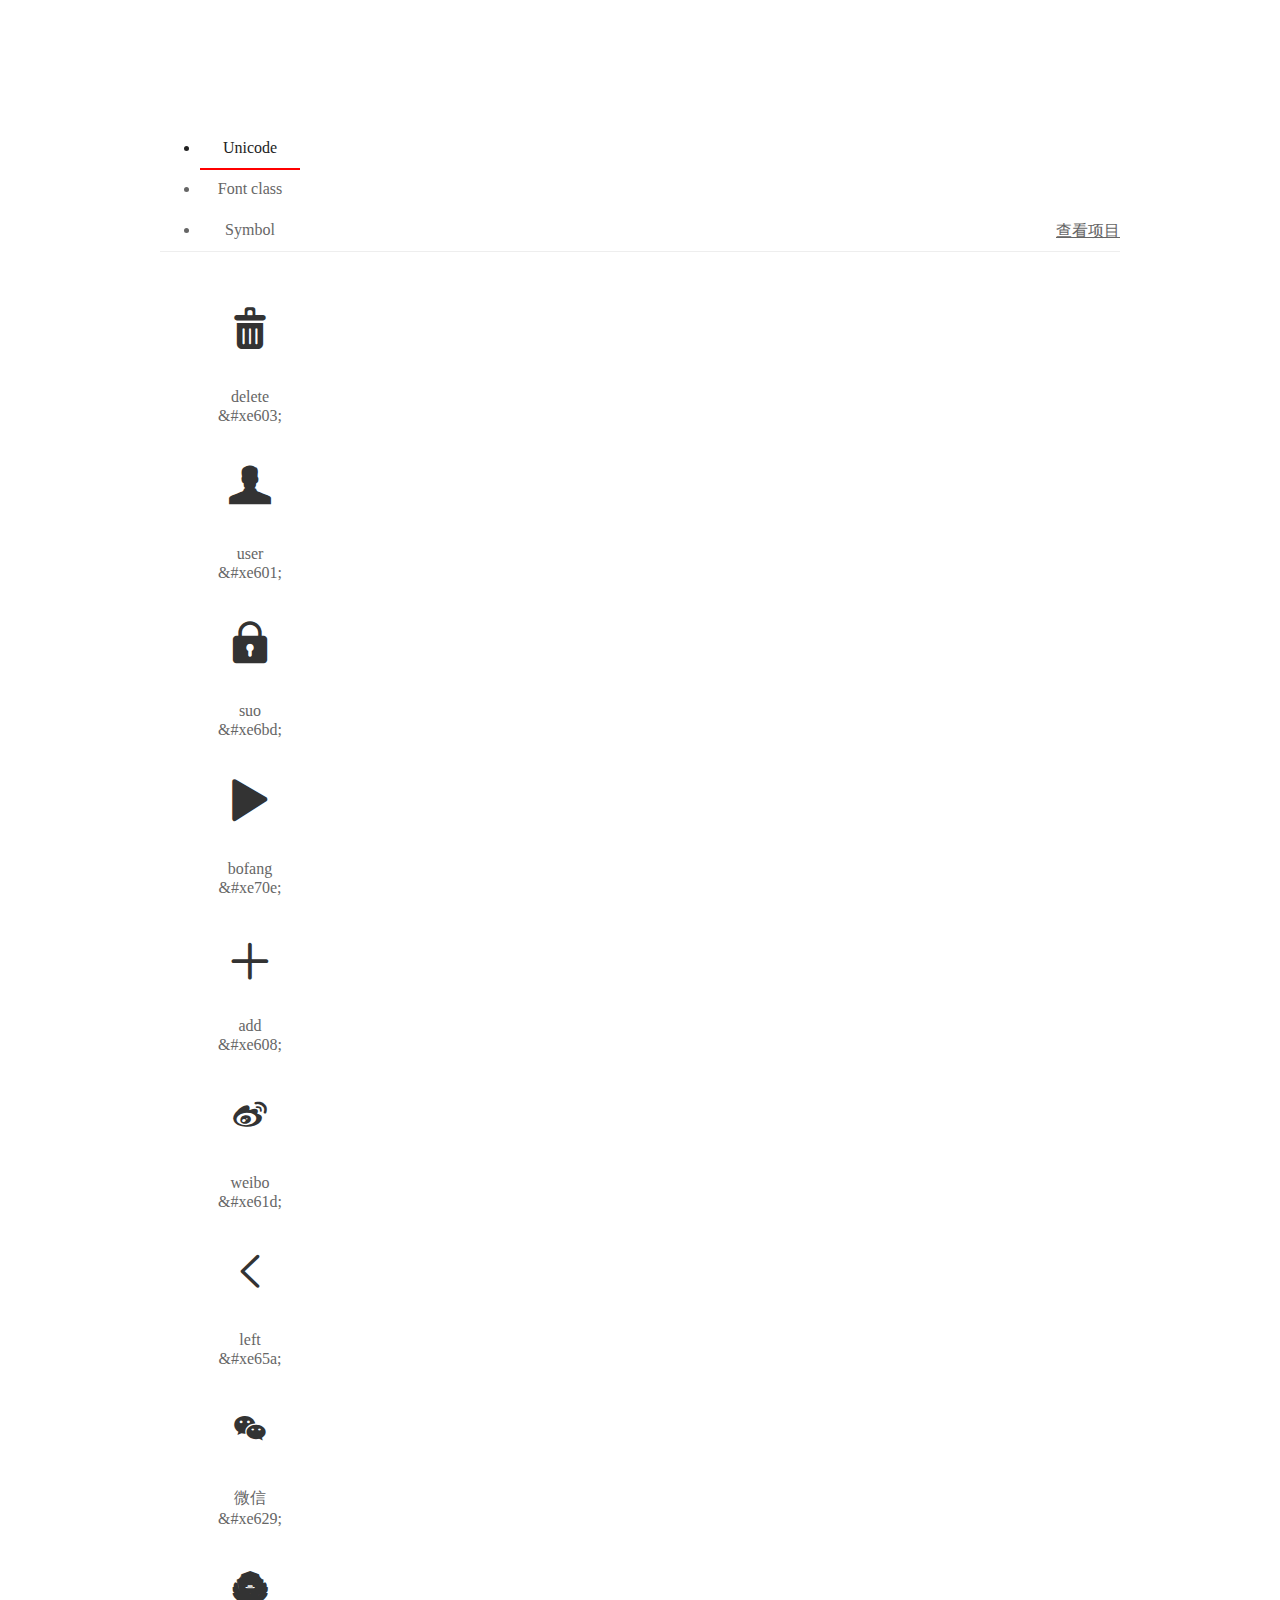
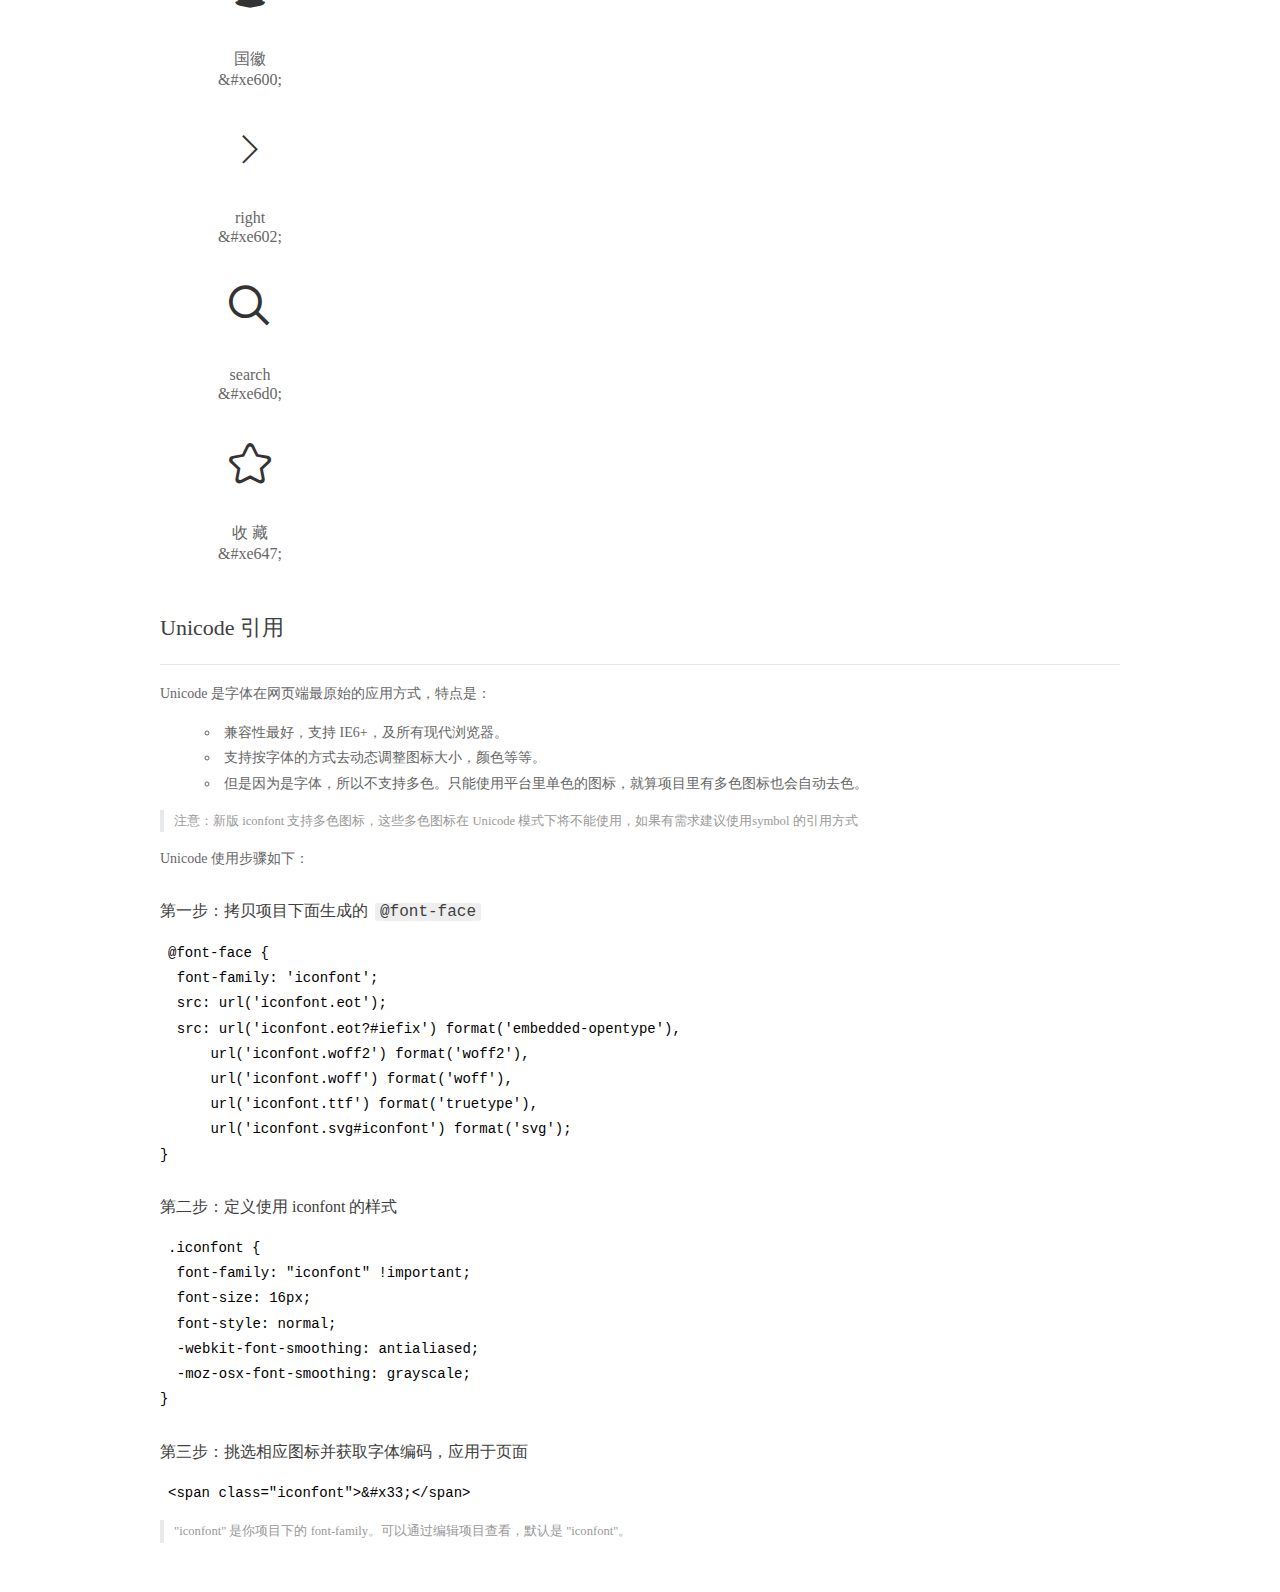
<file: css/iconfont/demo_index.html>
<!DOCTYPE html>
<html>
<head>
  <meta charset="utf-8"/>
  <title>IconFont Demo</title>
  <link rel="shortcut icon" href="https://img.alicdn.com/tps/i4/TB1_oz6GVXXXXaFXpXXJDFnIXXX-64-64.ico" type="image/x-icon"/>
  <link rel="stylesheet" href="https://g.alicdn.com/thx/cube/1.3.2/cube.min.css">
  <link rel="stylesheet" href="demo.css">
  <link rel="stylesheet" href="iconfont.css">
  <script src="iconfont.js"></script>
  <!-- jQuery -->
  <script src="https://a1.alicdn.com/oss/uploads/2018/12/26/7bfddb60-08e8-11e9-9b04-53e73bb6408b.js"></script>
  <!-- 代码高亮 -->
  <script src="https://a1.alicdn.com/oss/uploads/2018/12/26/a3f714d0-08e6-11e9-8a15-ebf944d7534c.js"></script>
</head>
<body>
  <div class="main">
    <h1 class="logo"><a href="https://www.iconfont.cn/" title="iconfont 首页" target="_blank">&#xe86b;</a></h1>
    <div class="nav-tabs">
      <ul id="tabs" class="dib-box">
        <li class="dib active"><span>Unicode</span></li>
        <li class="dib"><span>Font class</span></li>
        <li class="dib"><span>Symbol</span></li>
      </ul>
      
      <a href="https://www.iconfont.cn/manage/index?manage_type=myprojects&projectId=2134392" target="_blank" class="nav-more">查看项目</a>
      
    </div>
    <div class="tab-container">
      <div class="content unicode" style="display: block;">
          <ul class="icon_lists dib-box">
          
            <li class="dib">
              <span class="icon iconfont">&#xe603;</span>
                <div class="name">delete</div>
                <div class="code-name">&amp;#xe603;</div>
              </li>
          
            <li class="dib">
              <span class="icon iconfont">&#xe601;</span>
                <div class="name">user</div>
                <div class="code-name">&amp;#xe601;</div>
              </li>
          
            <li class="dib">
              <span class="icon iconfont">&#xe6bd;</span>
                <div class="name">suo</div>
                <div class="code-name">&amp;#xe6bd;</div>
              </li>
          
            <li class="dib">
              <span class="icon iconfont">&#xe70e;</span>
                <div class="name">bofang</div>
                <div class="code-name">&amp;#xe70e;</div>
              </li>
          
            <li class="dib">
              <span class="icon iconfont">&#xe608;</span>
                <div class="name">add</div>
                <div class="code-name">&amp;#xe608;</div>
              </li>
          
            <li class="dib">
              <span class="icon iconfont">&#xe61d;</span>
                <div class="name">weibo</div>
                <div class="code-name">&amp;#xe61d;</div>
              </li>
          
            <li class="dib">
              <span class="icon iconfont">&#xe65a;</span>
                <div class="name">left</div>
                <div class="code-name">&amp;#xe65a;</div>
              </li>
          
            <li class="dib">
              <span class="icon iconfont">&#xe629;</span>
                <div class="name">微信</div>
                <div class="code-name">&amp;#xe629;</div>
              </li>
          
            <li class="dib">
              <span class="icon iconfont">&#xe600;</span>
                <div class="name">国徽</div>
                <div class="code-name">&amp;#xe600;</div>
              </li>
          
            <li class="dib">
              <span class="icon iconfont">&#xe602;</span>
                <div class="name">right</div>
                <div class="code-name">&amp;#xe602;</div>
              </li>
          
            <li class="dib">
              <span class="icon iconfont">&#xe6d0;</span>
                <div class="name">search</div>
                <div class="code-name">&amp;#xe6d0;</div>
              </li>
          
            <li class="dib">
              <span class="icon iconfont">&#xe647;</span>
                <div class="name">收 藏</div>
                <div class="code-name">&amp;#xe647;</div>
              </li>
          
          </ul>
          <div class="article markdown">
          <h2 id="unicode-">Unicode 引用</h2>
          <hr>

          <p>Unicode 是字体在网页端最原始的应用方式，特点是：</p>
          <ul>
            <li>兼容性最好，支持 IE6+，及所有现代浏览器。</li>
            <li>支持按字体的方式去动态调整图标大小，颜色等等。</li>
            <li>但是因为是字体，所以不支持多色。只能使用平台里单色的图标，就算项目里有多色图标也会自动去色。</li>
          </ul>
          <blockquote>
            <p>注意：新版 iconfont 支持多色图标，这些多色图标在 Unicode 模式下将不能使用，如果有需求建议使用symbol 的引用方式</p>
          </blockquote>
          <p>Unicode 使用步骤如下：</p>
          <h3 id="-font-face">第一步：拷贝项目下面生成的 <code>@font-face</code></h3>
<pre><code class="language-css"
>@font-face {
  font-family: 'iconfont';
  src: url('iconfont.eot');
  src: url('iconfont.eot?#iefix') format('embedded-opentype'),
      url('iconfont.woff2') format('woff2'),
      url('iconfont.woff') format('woff'),
      url('iconfont.ttf') format('truetype'),
      url('iconfont.svg#iconfont') format('svg');
}
</code></pre>
          <h3 id="-iconfont-">第二步：定义使用 iconfont 的样式</h3>
<pre><code class="language-css"
>.iconfont {
  font-family: "iconfont" !important;
  font-size: 16px;
  font-style: normal;
  -webkit-font-smoothing: antialiased;
  -moz-osx-font-smoothing: grayscale;
}
</code></pre>
          <h3 id="-">第三步：挑选相应图标并获取字体编码，应用于页面</h3>
<pre>
<code class="language-html"
>&lt;span class="iconfont"&gt;&amp;#x33;&lt;/span&gt;
</code></pre>
          <blockquote>
            <p>"iconfont" 是你项目下的 font-family。可以通过编辑项目查看，默认是 "iconfont"。</p>
          </blockquote>
          </div>
      </div>
      <div class="content font-class">
        <ul class="icon_lists dib-box">
          
          <li class="dib">
            <span class="icon iconfont icon-el-icon-delete"></span>
            <div class="name">
              delete
            </div>
            <div class="code-name">.icon-el-icon-delete
            </div>
          </li>
          
          <li class="dib">
            <span class="icon iconfont icon-user1"></span>
            <div class="name">
              user
            </div>
            <div class="code-name">.icon-user1
            </div>
          </li>
          
          <li class="dib">
            <span class="icon iconfont icon-suo"></span>
            <div class="name">
              suo
            </div>
            <div class="code-name">.icon-suo
            </div>
          </li>
          
          <li class="dib">
            <span class="icon iconfont icon-bofang"></span>
            <div class="name">
              bofang
            </div>
            <div class="code-name">.icon-bofang
            </div>
          </li>
          
          <li class="dib">
            <span class="icon iconfont icon-add"></span>
            <div class="name">
              add
            </div>
            <div class="code-name">.icon-add
            </div>
          </li>
          
          <li class="dib">
            <span class="icon iconfont icon-weibo"></span>
            <div class="name">
              weibo
            </div>
            <div class="code-name">.icon-weibo
            </div>
          </li>
          
          <li class="dib">
            <span class="icon iconfont icon-left"></span>
            <div class="name">
              left
            </div>
            <div class="code-name">.icon-left
            </div>
          </li>
          
          <li class="dib">
            <span class="icon iconfont icon-weixin"></span>
            <div class="name">
              微信
            </div>
            <div class="code-name">.icon-weixin
            </div>
          </li>
          
          <li class="dib">
            <span class="icon iconfont icon-guohui"></span>
            <div class="name">
              国徽
            </div>
            <div class="code-name">.icon-guohui
            </div>
          </li>
          
          <li class="dib">
            <span class="icon iconfont icon-htbArrowright02"></span>
            <div class="name">
              right
            </div>
            <div class="code-name">.icon-htbArrowright02
            </div>
          </li>
          
          <li class="dib">
            <span class="icon iconfont icon-search"></span>
            <div class="name">
              search
            </div>
            <div class="code-name">.icon-search
            </div>
          </li>
          
          <li class="dib">
            <span class="icon iconfont icon-shoucang"></span>
            <div class="name">
              收 藏
            </div>
            <div class="code-name">.icon-shoucang
            </div>
          </li>
          
        </ul>
        <div class="article markdown">
        <h2 id="font-class-">font-class 引用</h2>
        <hr>

        <p>font-class 是 Unicode 使用方式的一种变种，主要是解决 Unicode 书写不直观，语意不明确的问题。</p>
        <p>与 Unicode 使用方式相比，具有如下特点：</p>
        <ul>
          <li>兼容性良好，支持 IE8+，及所有现代浏览器。</li>
          <li>相比于 Unicode 语意明确，书写更直观。可以很容易分辨这个 icon 是什么。</li>
          <li>因为使用 class 来定义图标，所以当要替换图标时，只需要修改 class 里面的 Unicode 引用。</li>
          <li>不过因为本质上还是使用的字体，所以多色图标还是不支持的。</li>
        </ul>
        <p>使用步骤如下：</p>
        <h3 id="-fontclass-">第一步：引入项目下面生成的 fontclass 代码：</h3>
<pre><code class="language-html">&lt;link rel="stylesheet" href="./iconfont.css"&gt;
</code></pre>
        <h3 id="-">第二步：挑选相应图标并获取类名，应用于页面：</h3>
<pre><code class="language-html">&lt;span class="iconfont icon-xxx"&gt;&lt;/span&gt;
</code></pre>
        <blockquote>
          <p>"
            iconfont" 是你项目下的 font-family。可以通过编辑项目查看，默认是 "iconfont"。</p>
        </blockquote>
      </div>
      </div>
      <div class="content symbol">
          <ul class="icon_lists dib-box">
          
            <li class="dib">
                <svg class="icon svg-icon" aria-hidden="true">
                  <use xlink:href="#icon-el-icon-delete"></use>
                </svg>
                <div class="name">delete</div>
                <div class="code-name">#icon-el-icon-delete</div>
            </li>
          
            <li class="dib">
                <svg class="icon svg-icon" aria-hidden="true">
                  <use xlink:href="#icon-user1"></use>
                </svg>
                <div class="name">user</div>
                <div class="code-name">#icon-user1</div>
            </li>
          
            <li class="dib">
                <svg class="icon svg-icon" aria-hidden="true">
                  <use xlink:href="#icon-suo"></use>
                </svg>
                <div class="name">suo</div>
                <div class="code-name">#icon-suo</div>
            </li>
          
            <li class="dib">
                <svg class="icon svg-icon" aria-hidden="true">
                  <use xlink:href="#icon-bofang"></use>
                </svg>
                <div class="name">bofang</div>
                <div class="code-name">#icon-bofang</div>
            </li>
          
            <li class="dib">
                <svg class="icon svg-icon" aria-hidden="true">
                  <use xlink:href="#icon-add"></use>
                </svg>
                <div class="name">add</div>
                <div class="code-name">#icon-add</div>
            </li>
          
            <li class="dib">
                <svg class="icon svg-icon" aria-hidden="true">
                  <use xlink:href="#icon-weibo"></use>
                </svg>
                <div class="name">weibo</div>
                <div class="code-name">#icon-weibo</div>
            </li>
          
            <li class="dib">
                <svg class="icon svg-icon" aria-hidden="true">
                  <use xlink:href="#icon-left"></use>
                </svg>
                <div class="name">left</div>
                <div class="code-name">#icon-left</div>
            </li>
          
            <li class="dib">
                <svg class="icon svg-icon" aria-hidden="true">
                  <use xlink:href="#icon-weixin"></use>
                </svg>
                <div class="name">微信</div>
                <div class="code-name">#icon-weixin</div>
            </li>
          
            <li class="dib">
                <svg class="icon svg-icon" aria-hidden="true">
                  <use xlink:href="#icon-guohui"></use>
                </svg>
                <div class="name">国徽</div>
                <div class="code-name">#icon-guohui</div>
            </li>
          
            <li class="dib">
                <svg class="icon svg-icon" aria-hidden="true">
                  <use xlink:href="#icon-htbArrowright02"></use>
                </svg>
                <div class="name">right</div>
                <div class="code-name">#icon-htbArrowright02</div>
            </li>
          
            <li class="dib">
                <svg class="icon svg-icon" aria-hidden="true">
                  <use xlink:href="#icon-search"></use>
                </svg>
                <div class="name">search</div>
                <div class="code-name">#icon-search</div>
            </li>
          
            <li class="dib">
                <svg class="icon svg-icon" aria-hidden="true">
                  <use xlink:href="#icon-shoucang"></use>
                </svg>
                <div class="name">收 藏</div>
                <div class="code-name">#icon-shoucang</div>
            </li>
          
          </ul>
          <div class="article markdown">
          <h2 id="symbol-">Symbol 引用</h2>
          <hr>

          <p>这是一种全新的使用方式，应该说这才是未来的主流，也是平台目前推荐的用法。相关介绍可以参考这篇<a href="">文章</a>
            这种用法其实是做了一个 SVG 的集合，与另外两种相比具有如下特点：</p>
          <ul>
            <li>支持多色图标了，不再受单色限制。</li>
            <li>通过一些技巧，支持像字体那样，通过 <code>font-size</code>, <code>color</code> 来调整样式。</li>
            <li>兼容性较差，支持 IE9+，及现代浏览器。</li>
            <li>浏览器渲染 SVG 的性能一般，还不如 png。</li>
          </ul>
          <p>使用步骤如下：</p>
          <h3 id="-symbol-">第一步：引入项目下面生成的 symbol 代码：</h3>
<pre><code class="language-html">&lt;script src="./iconfont.js"&gt;&lt;/script&gt;
</code></pre>
          <h3 id="-css-">第二步：加入通用 CSS 代码（引入一次就行）：</h3>
<pre><code class="language-html">&lt;style&gt;
.icon {
  width: 1em;
  height: 1em;
  vertical-align: -0.15em;
  fill: currentColor;
  overflow: hidden;
}
&lt;/style&gt;
</code></pre>
          <h3 id="-">第三步：挑选相应图标并获取类名，应用于页面：</h3>
<pre><code class="language-html">&lt;svg class="icon" aria-hidden="true"&gt;
  &lt;use xlink:href="#icon-xxx"&gt;&lt;/use&gt;
&lt;/svg&gt;
</code></pre>
          </div>
      </div>

    </div>
  </div>
  <script>
  $(document).ready(function () {
      $('.tab-container .content:first').show()

      $('#tabs li').click(function (e) {
        var tabContent = $('.tab-container .content')
        var index = $(this).index()

        if ($(this).hasClass('active')) {
          return
        } else {
          $('#tabs li').removeClass('active')
          $(this).addClass('active')

          tabContent.hide().eq(index).fadeIn()
        }
      })
    })
  </script>
</body>
</html>
</file>
<file: css/index.css>
* {
    margin: 0;
    padding: 0;
}
ul {
    list-style: none;
}
a {
    display: block;
    text-decoration: none;
}
img {
    cursor: pointer;
}
html, body {
    height: 100%;
    width: 100%;
}
.header {
    width: 100%;
}
.headerTop {
    display: flex;
    align-items: center;
    height: 130px;
    width: 1200px;
    justify-content: space-between;
    margin: 0 auto;
}
.language {
    display: flex;
    align-items: center;
    cursor: pointer;
}
.select {
    width: 85px;
    border-right:1px solid #ccc;
    text-align: center;
}
.select select {
    border: none;
    padding: 0 5px;
    cursor: pointer;
}
.select select option {
    padding: 10px 20px !important;
}
.money {
    font-size: 12px;
    padding: 0 20px;
    cursor: text;
}
.logo {
    cursor: pointer;
}
.slogin {
   display: flex;
   font-size: 12px;
   align-items: center;
}
/* 鼠标移入变色 */
.login:hover {
    color: orange;
}
.register:hover {
    color: orange;
}
.sicon:hover {
    color: orange;
}
.select select:hover {
    color: orange;
}
.select select:hover option{
    color: #000;
}
/* 右侧登录注册部分 */
.login, .register {
    border-right: 1px solid #ccc;
    padding:5px 20px;
    cursor: pointer;
}
.register {
    margin-right: 15px;
}
.sicon .icon-shoucang{
    font-size: 20px;
    cursor: pointer;
}
/* 导航部分 */
.nav {
    height: 50px;
    background-color: #000;
    color: #ffb81c;
    padding: 0 330px;
    display: flex;
    justify-content: space-between;
    align-items: center;
    position: relative;
}
/* 清除浮动 */
.clearfix {
    content: '';
    display: block;
    height: 0;
    clear: both;
}
/* 最外层导航栏 */
.faUl {
    height: 50px;
    width: 890px;
    display: flex;
    justify-content: space-between;
    align-items: center;

}
.nav .faUl .lists{
    width: 1902px;
    height: 100%;
    float: left;
    cursor: pointer;
    font-size: 14px;
    text-align: center;
    line-height: 50px;
}
.faUl li:first-child{
    color: orange !important;
}
/* 鼠标移入变色 */
.nav .faUl .lists:hover .navTips{
    color: #fff;
}
.nav .faUl .lists:hover{
    color: #fff;
}
/* 隐藏二级导航 */
.nav .faUl .lists .underUl {
    display: none;
}
.navTips {
    color: #ffb81c;
}
/* hover二级菜单出现效果 */
.nav .faUl .lists .underUl {
    width: 1903px;
    height: auto;
    /* background-color: blue; */
    color: #000;
    position: absolute;
    left: 0;
    top: 100%;
    z-index: 1000;
    background-color: #fff;
}
.underTop {
    width: 450px;
    margin-left: 350px;
    display: flex;
    justify-content: space-between;
    font-weight: 600;
}
.underBottom {
    display: flex;
    font-size: 14px;
    color:#666;
    padding-bottom: 30px;
}
.listUl1 {
    width: 500px;
    padding: 0 20px 20px;
    margin-left: 330px;
}
.listUl2 {
    width: 600px;
    margin-left: -100px;
}
/* underUl下拉列表 */
.listUl1 p, .listUl2 p {
    width: 200px;
    float: left;
    text-align: start;
}
.listUl1 p:hover {
    color: #000;
    text-decoration-line: underline;
}
.listUl2 p:hover {
    color: #000;
    text-decoration-line: underline;
}
.nav .faUl .lists:hover .underUl{
    display: block;
}
/* 设置三角形效果 */
.nav .faUl .lists:hover .sanjiao{
    display: block;
}
.aBox {
    height: 100%;
    width: 100%;
    position: relative;
}
.sanjiao {
    width: 15px;
    height: 15px;
    background-color: #fff;
    transform: rotate(45deg);
    position: absolute;
    bottom:-12px;
    left:42%;
    display: none;
}
/* 右侧搜索 */
.search {
    color: #ffb81c;
}
.sSearch {
    padding: 0 10px;
    cursor: pointer;
}
/* 导航菜单 */
/* 页面主体部分 */
.main {
    width: 1200px;
    margin: 0 auto;
    min-height: 900px;
    padding: 20px 0;
}
.container {
    width: 1200px;
    margin: 0 auto;
    min-height: 980px;
    display: flex;
}
.leftContainer {
    width: 530px;
    position: relative;
}
.leftImg {
    height: 790px;
}
.leftContainer .pImg {
    display: block;
    position: absolute;
    top: 740px;
    right: 40px;
}
.rightContainer {
    width: 650px;
}
.rightTop {
    height: 410px;
    position: relative;
}
.rightTop img {
    position: absolute;
}
.top1 {
    opacity: 1 !important;
    z-index: 100 !important;
}
.top2 {
    right: 0;
    z-index: 0;
}
.container img {
    opacity: .9;
    z-index: 0;
    /* transition: all 1s; */
}
.container img:hover{
    opacity: 1;
}
.rightBottom {
    position: relative;
    width: 650px;
    height: 550px;
    margin-top: 20px;
    background: url(../img/video.jpg);
    cursor: pointer;
}
#videoB {
    width: 150px;
    height: 150px;
    border-radius: 50%;
    background-color: #000;
    position: absolute;
    top: 50%;
    left: 50%;
    transform: translate(-50%, -50%);
    text-align: center;
    line-height: 160px;
    opacity: .5;
}
video {
    width: 100%;
    height: 100%;
    z-index: 1;
    display: none;
    cursor: pointer;
}
#videoB span {
    font-size: 30px;
    margin-left: 5px;
    opacity: 1;
    color: #fff;
}
/* title */
.nContainer {
    width: 1200px;
    height: 580px;
    margin: 54px auto 20px;
}
.title {
    width: 100%;
    background:
    url(../img/pick.png) no-repeat center/266px 38px, 
    url(../img/title-line.png) no-repeat bottom;
    height: 37px;
    margin-bottom: 35px;
}
/* 商品列表轮播 */
#listBox {
    width: 1200px;
    height: 400px;
    margin: 60px auto;
}

#box1 {
    overflow: hidden;
}

#ulCard {
    height: 100%;
    list-style: none;
    display: flex;
    position: relative;
    left: 0;
    transition: .8s;
}

#ulCard li {
    width: 232px;
    height: 400px;
    background-color: #f5f5f5;
    cursor: pointer;
    position: relative;
    top: 0;
    transition: .5s;
    margin-right: 10px;
}

.proImg {
    width: 232px;
    height: 232px;
    position: relative;
}

.mark {
    position: absolute;
    left: 0;
    top: 0;
    width: 100%;
    height: 100%;
    background-color: rgba(0, 0, 0, 0.1);
    opacity: 0.3;
}

.proImg img {
    width: 232px;
    height: 232px;
}

.card {
    padding: 34px 27px 0;
}

.card p {
    /* 文本溢出隐藏 */
    white-space: nowrap;
    overflow: hidden;
    text-overflow: ellipsis;
    padding: 5px 0;
}

.p1 {
    font-size: 18px;
}

.p2 {
    font-size: 14px;
}

.card .p3 {
    padding-bottom: 23px;
}

.line {
    width: 80px;
    height: 2px;
    background-color: #000;
    margin: 10px 0;
}

#show {
    width: 232px;
    height: 10px;
    background-color: orange;
}

.bottom-dir {
    height: 57px;
    width: 100%;
    margin-top: 10px;
    position: relative;
    background: url(../img/editor-pick-logo.png) no-repeat center/128px 57px, url(../img/title-line.png) no-repeat 100%/100%;
}

.bottom-dir #spL {
    font-size: 35px;
    font-weight: 600;
    position: absolute;
    text-align: center;
    top: 0;
    left: 44.5%;
    width: 60px;
    height: 100%;
    cursor: pointer;
}

.bottom-dir #spR {
    font-size: 35px;
    font-weight: 600;
    position: absolute;
    text-align: center;
    top: 0;
    left: 50.5%;
    width: 60px;
    height: 100%;
    cursor: pointer;
}

.bottom-dir span:hover {
    color: #999;
}

/* 时装衣橱 */
.shizhuang {
    width: 1200px;
    height: 630px;
    position: relative;
}
.shizhuang img {
    display: block;
    position: absolute;
}
.i1 {
    opacity: .9;
}
.i1:hover {
    opacity: 1;
}
.i2{
    right: 0;
}
.logoApp {
    width: 100%;
    height: 300px;
    margin: 30px 0;
}
/* model */
.model1 {
    width: 100%;
    height: 600px;
    display: flex;
    justify-content: space-between;
}
.model1 div {
    width: 380px;
    height: 100%;
    cursor: pointer;
    opacity: .9;
}
.model1 div:hover {
    opacity: 1;
}

/* 底部 */
.footer {
    height: auto;
    background-color: #ffb81c;
    padding-top: 60px;
}
.fContainer {
    width: 1200px;
    margin: 0 auto;
}
.footerTitle {
    width: 100%;
    height: 109px;
    margin-bottom: 50px;
    background: url(../img/the-world-of-secoo-title.png) no-repeat center center;
}
.model2 {
    width: 100%;
    height: 600px;
    display: flex;
    justify-content: space-between;
}
.model2 div {
    width: 380px;
    height: 100%;
    cursor: pointer;
    opacity: .9;
}
.model2 div:hover {
    opacity: 1;
}
.footerLinks {
    width: 100%;
    height: 279px;
    display: flex;
    justify-content: space-between;
}
.linkLeft {
    width: 325px;
}
#leftList {
    margin-top: 10px;
    display: flex;
    justify-content: space-between;
    flex-wrap: wrap;
}
#leftList li:hover {
    text-decoration-line: underline;
}
.linkCenter {
    width: 550px;
}
.linkRight {
    width: 100px;
}
.footerListLi {
    width: 150px;
    padding: 10px 5px;
    font-size: 14px;
    color: #000 !important;
    cursor: pointer;
}
.centerTitle {
    text-align: center;
}
.footerLogo {
    width: 100%;
    height: 240px;
    background: url(../img/footer-logo.png) no-repeat center center;
    position: relative;
    font-size: 14px;
}
.footerLogo i {
    font-size: 30px;
}
#weibo {
    position: absolute;
    top: 107px;
    left: 100px;
    display: flex;
    align-items: center;
    cursor: pointer;
}
.weiboHover {
    display: none;
    position: absolute;
    top: -40px;
    left: -130px;
}
#weibo:hover .weiboHover {
    display: block;
}
#weibo:hover span{
    text-decoration-line: underline;
}
#weixin {
    position: absolute;
    top: 107px;
    right: 100px;
    display: flex;
    align-items: center;
    cursor: pointer;
}
.weixinHover {
    display: none;
    position: absolute;
    top:-40px;
    left: -130px;
}
#weixin:hover .weixinHover{
    display: block;
}
#weixin:hover span{
    text-decoration: underline;
}
.appUl {
    margin-top: 26px;
    font-size: 14px;
    position: relative;
}
.appUl li {
    padding: 10px 0;
    color: #000 !important;
    cursor: pointer;
}
.shangchengHover, .yishuHover{
    display: none;
    position: absolute;
    left: -135px;
    top: -40px;
}
.tryHover {
    display: none;
    position: absolute;
    left: -135px;
    top: 0px;
}
.yishuHover {
    display: none;
    position: absolute;
    left: -135px;
    top: 40px;
}
.appUl li:hover {
    text-decoration: underline;
}
.appLi1:hover + .shangchengHover {
    display: block;
}
.appLi2:hover + .tryHover {
    display: block;
}
.appLi3:hover + .yishuHover {
    display: block;
}
#banquan {
    width: 100%;
    height: 120px;
    margin-top: 40px;
    font-size: 14px;
    display: flex;
    justify-content: flex-start;
    flex-wrap: wrap;
    align-items: center;
}
#banquan li {
    margin-right: 30px;
    color: #000 !important;
    cursor: pointer;
}
#banquan li:first-child {
    display: flex;
    align-items: center;
}
.icon-guohui {
    color: red;
}
#banquan li:hover {
    text-decoration: underline;
}
.fImg {
    height: 50px;
}
.fImg img {
    height: 50px;
}
.footerTips {
    padding: 40px 0;
    color: #939374;
    font-size: 14px;
    cursor: pointer;
    display: flex;
    align-items: center;
    justify-content: center;
}
.toTop {
    position: fixed;
    left: 220px;
    bottom: 20px;
}
.searchInput {
    width: 0px;
    border: none;
    outline: none;
    padding: 5px 0;
    transition:all 1s;
}
</file>
<file: css/iconfont/iconfont.css>
@font-face {font-family: "iconfont";
  src: url('iconfont.eot?t=1605255908464'); /* IE9 */
  src: url('iconfont.eot?t=1605255908464#iefix') format('embedded-opentype'), /* IE6-IE8 */
  url('[data-uri]') format('woff2'),
  url('iconfont.woff?t=1605255908464') format('woff'),
  url('iconfont.ttf?t=1605255908464') format('truetype'), /* chrome, firefox, opera, Safari, Android, iOS 4.2+ */
  url('iconfont.svg?t=1605255908464#iconfont') format('svg'); /* iOS 4.1- */
}

.iconfont {
  font-family: "iconfont" !important;
  font-size: 16px;
  font-style: normal;
  -webkit-font-smoothing: antialiased;
  -moz-osx-font-smoothing: grayscale;
}

.icon-el-icon-delete:before {
  content: "\e603";
}

.icon-user1:before {
  content: "\e601";
}

.icon-suo:before {
  content: "\e6bd";
}

.icon-bofang:before {
  content: "\e70e";
}

.icon-add:before {
  content: "\e608";
}

.icon-weibo:before {
  content: "\e61d";
}

.icon-left:before {
  content: "\e65a";
}

.icon-weixin:before {
  content: "\e629";
}

.icon-guohui:before {
  content: "\e600";
}

.icon-htbArrowright02:before {
  content: "\e602";
}

.icon-search:before {
  content: "\e6d0";
}

.icon-shoucang:before {
  content: "\e647";
}
</file>
<file: css/baida.css>
* {
    margin: 0;
    padding: 0;
}
ul {
    list-style: none;
}
a {
    display: block;
    text-decoration: none;
}
img {
    cursor: pointer;
}
html, body {
    height: 100%;
    width: 100%;
}
.header {
    width: 100%;
}
.headerTop {
    display: flex;
    align-items: center;
    height: 130px;
    width: 1200px;
    justify-content: space-between;
    margin: 0 auto;
}
.language {
    display: flex;
    align-items: center;
    cursor: pointer;
}
.select {
    width: 85px;
    border-right:1px solid #ccc;
    text-align: center;
}
.select select {
    border: none;
    padding: 0 5px;
    cursor: pointer;
}
.select select option {
    padding: 10px 20px !important;
}
.money {
    font-size: 12px;
    padding: 0 20px;
    cursor: text;
}
.logo {
    cursor: pointer;
}
.slogin {
   display: flex;
   font-size: 12px;
   align-items: center;
}
/* 鼠标移入变色 */
.login:hover {
    color: orange;
}
.register:hover {
    color: orange;
}
.sicon:hover {
    color: orange;
}
.select select:hover {
    color: orange;
}
.select select:hover option{
    color: #000;
}
/* 右侧登录注册部分 */
.login, .register {
    border-right: 1px solid #ccc;
    padding:5px 20px;
    cursor: pointer;
}
.register {
    margin-right: 15px;
}
.sicon .icon-shoucang{
    font-size: 20px;
    cursor: pointer;
}
/* 导航部分 */
.nav {
    height: 50px;
    background-color: #000;
    color: #ffb81c;
    padding: 0 330px;
    display: flex;
    justify-content: space-between;
    align-items: center;
    position: relative;
}
/* 清除浮动 */
.clearfix {
    content: '';
    display: block;
    height: 0;
    clear: both;
}
/* 最外层导航栏 */
.faUl {
    height: 50px;
    width: 890px;
    display: flex;
    justify-content: space-between;
    align-items: center;

}
.nav .faUl .lists{
    width: 1902px;
    height: 100%;
    float: left;
    cursor: pointer;
    font-size: 14px;
    text-align: center;
    line-height: 50px;
}
/* 鼠标移入变色 */
.nav .faUl .lists:hover .navTips{
    color: #fff;
}
.nav .faUl .lists:hover{
    color: #fff;
}
/* 隐藏二级导航 */
.nav .faUl .lists .underUl {
    display: none;
}
.navTips {
    color: #ffb81c;
}
/* hover二级菜单出现效果 */
.nav .faUl .lists .underUl {
    width: 1903px;
    height: auto;
    /* background-color: blue; */
    color: #000;
    position: absolute;
    left: 0;
    top: 100%;
    z-index: 1000;
    background-color: #fff;
}
.underTop {
    width: 450px;
    margin-left: 350px;
    display: flex;
    justify-content: space-between;
    font-weight: 600;
}
.underBottom {
    display: flex;
    font-size: 14px;
    color:#666;
    padding-bottom: 30px;
}
.listUl1 {
    width: 500px;
    padding: 0 20px 20px;
    margin-left: 330px;
}
.listUl2 {
    width: 600px;
    margin-left: -100px;
}
/* underUl下拉列表 */
.listUl1 p, .listUl2 p {
    width: 200px;
    float: left;
    text-align: start;
}
.listUl1 p:hover {
    color: #000;
    text-decoration-line: underline;
}
.listUl2 p:hover {
    color: #000;
    text-decoration-line: underline;
}
.nav .faUl .lists:hover .underUl{
    display: block;
}
/* 设置三角形效果 */
.nav .faUl .lists:hover .sanjiao{
    display: block;
}
.aBox {
    height: 100%;
    width: 100%;
    position: relative;
}
.sanjiao {
    width: 15px;
    height: 15px;
    background-color: #fff;
    transform: rotate(45deg);
    position: absolute;
    bottom:-12px;
    left:42%;
    display: none;
}
/* 右侧搜索 */
.search {
    color: #ffb81c;
}
.sSearch {
    padding: 0 10px;
    cursor: pointer;
}
/* 导航菜单 */
/* 页面主体部分 */
.main {
    width: 1200px;
    margin: 0 auto;
    min-height: 900px;
}
.container {
    width: 1200px;
    margin: 0 auto;
    min-height: 980px;
    display: flex;
    flex-direction: column;
}


/* 底部 */
.footer {
    height: auto;
    background-color: #ffb81c;
    padding-top: 60px;
}
.fContainer {
    width: 1200px;
    margin: 0 auto;
}
.footerLinks {
    width: 100%;
    height: 279px;
    display: flex;
    justify-content: space-between;
}
.linkLeft {
    width: 325px;
}
#leftList {
    margin-top: 10px;
    display: flex;
    justify-content: space-between;
    flex-wrap: wrap;
}
#leftList li:hover {
    text-decoration-line: underline;
}
.linkCenter {
    width: 550px;
    margin-left: -200px;
}
.linkRight {
    width: 100px;
}
.footerListLi {
    width: 150px;
    padding: 10px 5px;
    font-size: 14px;
    color: #000 !important;
    cursor: pointer;
}
.centerTitle {
    text-align: center;
}
.footerLogo {
    width: 100%;
    height: 240px;
    background: url(../img/footer-logo.png) no-repeat center center;
    position: relative;
    font-size: 14px;
}
.footerLogo i {
    font-size: 30px;
}
#weibo {
    position: absolute;
    top: 107px;
    left: 100px;
    display: flex;
    align-items: center;
    cursor: pointer;
}
.weiboHover {
    display: none;
    position: absolute;
    top: -40px;
    left: -130px;
}
#weibo:hover .weiboHover {
    display: block;
}
#weibo:hover span{
    text-decoration-line: underline;
}
#weixin {
    position: absolute;
    top: 107px;
    right: 100px;
    display: flex;
    align-items: center;
    cursor: pointer;
}
.weixinHover {
    display: none;
    position: absolute;
    top:-40px;
    left: -130px;
}
#weixin:hover .weixinHover{
    display: block;
}
#weixin:hover span{
    text-decoration: underline;
}
.appUl {
    margin-top: 26px;
    font-size: 14px;
    position: relative;
}
.appUl li {
    padding: 10px 0;
    color: #000 !important;
    cursor: pointer;
}
.shangchengHover, .yishuHover{
    display: none;
    position: absolute;
    left: -135px;
    top: -40px;
}
.tryHover {
    display: none;
    position: absolute;
    left: -135px;
    top: 0px;
}
.yishuHover {
    display: none;
    position: absolute;
    left: -135px;
    top: 40px;
}
.appUl li:hover {
    text-decoration: underline;
}
.appLi1:hover + .shangchengHover {
    display: block;
}
.appLi2:hover + .tryHover {
    display: block;
}
.appLi3:hover + .yishuHover {
    display: block;
}
#banquan {
    width: 100%;
    height: 120px;
    margin-top: 40px;
    font-size: 14px;
    display: flex;
    justify-content: flex-start;
    flex-wrap: wrap;
    align-items: center;
}
#banquan li {
    margin-right: 30px;
    color: #000 !important;
    cursor: pointer;
}
#banquan li:first-child {
    display: flex;
    align-items: center;
}
.icon-guohui {
    color: red;
}
#banquan li:hover {
    text-decoration: underline;
}
.fImg {
    height: 50px;
}
.fImg img {
    height: 50px;
}
.footerTips {
    padding: 40px 0;
    color: #939374;
    font-size: 14px;
    cursor: pointer;
    display: flex;
    align-items: center;
    justify-content: center;
}
.toTop {
    position: fixed;
    left: 220px;
    bottom: 20px;
}
/* top */
.topCon {
    width: 100%;
    height: 405px;
    padding: 0 42px 0 44px;
    box-sizing: border-box;
    display: flex;
    justify-content: space-between;
    align-items: center;
    background: url('../img/top-bg.jpg') no-repeat;
    background-size: 100% 100%;

}
#vid {
    width: 534px;
    height: 328px;
    outline: none;
    background-color: #000;
}
.shnap {
    height: 370px;
    background: rgba(255, 255, 255, 1);
    box-shadow: 0px 6px 62px 0px rgba(134, 33, 0, 0.5);
    margin: 34px auto 0;
    background-color: #78010c;
    padding: 40px;
}
</file>
<file: css/login.css>
* {
    margin: 0;
    padding: 0;
}
ul {
    list-style: none;
}
a {
    text-decoration: none;
    color: #999;
}
html, body {
    height: 100%;
    width: 100%;
    background-color: #fdf8f4;
}
.main {
    width: 100%;
    height: 100%;
}
.header {
    width: 100%;
    height: 70px;
    background-color: #333231;
}
header {
    width: 1200px;
    margin: 0 auto;
    height: 70px;
    color: #999;
    display: flex;
    justify-content: space-between;
    align-items: center;
}
.header .headerUl{
    display: flex;
    font-size: 14px;
}
.header .headerUl li {
    padding: 0px 10px;
    cursor: pointer;
}
.header .headerUl li:hover {
    color: #f19108;
}
.header .headerUl li:hover a{
    color: #f19108;
}
.container {
    width: 1200px;
    height: 720px;
    margin: 0 auto;
    background: url(../img/login-bg.jpg) no-repeat left;
    background-size: cover;
}
.login {
    width: 310px;
    padding: 30px 35px;
    margin-top: 120px;
    background-color: #fff;
    position: relative;
    float: right;
    box-shadow: 0 0 23px rgba(0, 0, 0, .1);
}
footer {
    width: 100%;
    height: 455px;
    background-color: #f6f6f6;
    overflow: hidden;
}
.nfooter {
    width: 1200px;
    height: 100%;
    margin: 70px auto;
}
.nfooterList {
    display: flex;
    margin-top: 70px;
}
.nfooterList li {
    width: 236px;
}
.nfooterList li p{
    padding: 8px 0;
}
.nfooterList li p:hover {
    color: #f19108;
    cursor: pointer;
}
.nfooterInfo {
    width: 1200px;
}
.nfooterInfo .pInfo span{
    margin-right: 20px;
}
.pInfo {
    margin-top: 20px;
}
.pInfo2 {
    background-color: #c4c4c4;
    padding: 10px 0;
    width: 450px;
    text-align: center;
    margin-top: 20px;
}
.pInfo3 {
        margin-top: 20px;
}
.pInfo3 img {
    margin-right: 20px;
    cursor: pointer;
}
/* 登录方式 */
.btns {
    font-size: 20px;
    color: #666;
    display: flex;
    justify-content: space-around;
}
.btns span {
    cursor: pointer;
}
.qrbox {
    width: 310px;
    height: 260px;
    text-align: center;
    margin-top: 40px;
}
/* 扫码登陆 js效果 */
.qrboxSaoma {
    position: relative;
}
.saoma1 {
    position: absolute;
    top: 0;
    right: 20%;
    transition: all .5s;
    /* z-index: 100; */
}
.saoma2 {
    width: 160px;
    height: 173px;
    position: absolute;
    top: 0;
    right: -5%;
    transition: all .5s;
    opacity: 0;
    /* z-index: 1; */
}
.qrbox img {
    width: 192px;
    height: 192px;
}
.saoyisao {
    margin-top: 10px;
}
.saoyisao a {
    color: #f19108;
    font-size: 14px;
    padding: 0 4px;
    font-weight: 600;
}
.thirdSoftware {
    font-size: 14px;
    color: #999;
    margin-top: 10px;
}
.thirdSoftware img {
    width: 16px;
    height: 16px;
}
.msg {
    margin-top: 30px;
    font-size: 14px;
    color: #999;
    display: flex;
    justify-content: space-between;
}
.free {
    cursor: pointer;
}
.qq:hover span{
    color: rgb(168, 8, 8);
    cursor: pointer;
}
.weixin:hover span{
    color: rgb(168, 8, 8);
    cursor: pointer;
}
.forget:hover {
    cursor: pointer;
    color: rgb(168, 8, 8);
}
.active {
    color: #f19108;
}

/* 判断登录方式 */
.login_saoma {
    display: block;
}
.login_mima {
    display: none;
    height: auto;
    position: relative;
    margin-top: 60px;
}
/* 密码登录样式 */
.in_style {
    width: 298px;
    height: 20px;
    line-height: 20px;
    padding: 14px 5px;
    font-size: 14px;
    font-weight: bold;
    outline: none;
    border: 1px solid rgb(222,222,222);
    transition: border linear .2s, 
    box-shadow linear .2s;
}
/* icon */
.login_user {
    position: relative;
    margin-top: 10px;
}
.login_user i {
    position: absolute;
    padding: 5px;
    right: 0;
    top: 12px;
    font-size: 16px;
    color: #666;
}
.login_password {
    position: relative;
    margin-top: 20px;
}
.login_password i {
    position: absolute;
    padding: 5px;
    right: 0;
    top: 12px;
    font-size: 16px;
    color: #666;
}
/* 验证码部分样式 */
.login_code {
    width: 100%;
    text-align: start;
    margin-top: 20px;
}
.codeCont {
    display: flex;
    justify-content: flex-start;
    margin-top: 10px;
}
#userCode {
    width: 100px;
    height: 40px;
    font-size: 20px;
    font-weight: bold;
    color:#999;
    padding: 10px;
    outline: none;
    box-shadow: 0 3px 3px #eee;
    transition: border linear .2s, 
    box-shadow linear .2s;
}
#codeBox {
    width: 100px;
    height: 64px;
    background-color:#f19108;
    color: #fff;
    margin-left: 40px;
    text-align: center;
    line-height: 64px;
    font-size: 25px;
    cursor: pointer;
    /* 文本不能选中 */   
    user-select: none;
}
.rememberMe {
    font-size: 12px;
    position: relative;
    top: 10px;
    left: -123px;
}
.toLogin {
    width: 100%;
    background-color: #f19108;
    border: 0;
    cursor: pointer;
    font-size: 16px;
    color: #fff;
    font-weight: bold;
    text-align: center;
    padding: 10px 0;
    margin-top: 25px;
}
/* 表单验证 */
#errMsg {
    position: absolute;
    top: -35px;
    width: 100%;
    display: none;
    background-color: #ffffcf;
    border: 1px solid #ffac76;
    font-size: 12px;
    color: #ff0200;
    padding: 5px 0;
    text-indent: 20px;
}
</file>
<file: css/detail.css>
* {
    margin: 0;
    padding: 0;
}
ul {
    list-style: none;
}
a {
    display: block;
    text-decoration: none;
}
img {
    cursor: pointer;
}
html, body {
    height: 100%;
    width: 100%;
}
.header {
    width: 100%;
}
.headerTop {
    display: flex;
    align-items: center;
    height: 130px;
    width: 1200px;
    justify-content: space-between;
    margin: 0 auto;
}
.language {
    display: flex;
    align-items: center;
    cursor: pointer;
}
.select {
    width: 85px;
    border-right:1px solid #ccc;
    text-align: center;
}
.select select {
    border: none;
    padding: 0 5px;
    cursor: pointer;
}
.select select option {
    padding: 10px 20px !important;
}
.money {
    font-size: 12px;
    padding: 0 20px;
    cursor: text;
}
.logo {
    cursor: pointer;
}
.slogin {
   display: flex;
   font-size: 12px;
   align-items: center;
}
/* 鼠标移入变色 */
.login:hover {
    color: orange;
}
.register:hover {
    color: orange;
}
.sicon:hover {
    color: orange;
}
.select select:hover {
    color: orange;
}
.select select:hover option{
    color: #000;
}
/* 右侧登录注册部分 */
.login, .register {
    border-right: 1px solid #ccc;
    padding:5px 20px;
    cursor: pointer;
}
.register {
    margin-right: 15px;
}
.sicon .icon-shoucang{
    font-size: 20px;
    cursor: pointer;
}
/* 导航部分 */
.nav {
    height: 50px;
    background-color: #000;
    color: #ffb81c;
    padding: 0 330px;
    display: flex;
    justify-content: space-between;
    align-items: center;
    position: relative;
}
/* 清除浮动 */
.clearfix {
    content: '';
    display: block;
    height: 0;
    clear: both;
}
/* 最外层导航栏 */
.faUl {
    height: 50px;
    width: 890px;
    display: flex;
    justify-content: space-between;
    align-items: center;

}
.nav .faUl .lists{
    width: 1902px;
    height: 100%;
    float: left;
    cursor: pointer;
    font-size: 14px;
    text-align: center;
    line-height: 50px;
}
/* 鼠标移入变色 */
.nav .faUl .lists:hover .navTips{
    color: #fff;
}
.nav .faUl .lists:hover{
    color: #fff;
}
/* 隐藏二级导航 */
.nav .faUl .lists .underUl {
    display: none;
}
.navTips {
    color: #ffb81c;
}
/* hover二级菜单出现效果 */
.nav .faUl .lists .underUl {
    width: 1903px;
    height: auto;
    /* background-color: blue; */
    color: #000;
    position: absolute;
    left: 0;
    top: 100%;
    z-index: 1000;
    background-color: #fff;
}
.underTop {
    width: 450px;
    margin-left: 350px;
    display: flex;
    justify-content: space-between;
    font-weight: 600;
}
.underBottom {
    display: flex;
    font-size: 14px;
    color:#666;
    padding-bottom: 30px;
}
.listUl1 {
    width: 500px;
    padding: 0 20px 20px;
    margin-left: 330px;
}
.listUl2 {
    width: 600px;
    margin-left: -100px;
}
/* underUl下拉列表 */
.listUl1 p, .listUl2 p {
    width: 200px;
    float: left;
    text-align: start;
}
.listUl1 p:hover {
    color: #000;
    text-decoration-line: underline;
}
.listUl2 p:hover {
    color: #000;
    text-decoration-line: underline;
}
.nav .faUl .lists:hover .underUl{
    display: block;
}
/* 设置三角形效果 */
.nav .faUl .lists:hover .sanjiao{
    display: block;
}
.aBox {
    height: 100%;
    width: 100%;
    position: relative;
}
.sanjiao {
    width: 15px;
    height: 15px;
    background-color: #fff;
    transform: rotate(45deg);
    position: absolute;
    bottom:-12px;
    left:42%;
    display: none;
}
/* 右侧搜索 */
.search {
    color: #ffb81c;
}
.sSearch {
    padding: 0 10px;
    cursor: pointer;
}
/* 导航菜单 */
/* 页面主体部分 */
.main {
    width: 100%;
    margin: 0 auto;
    min-height: 900px;
    padding: 20px 0;
    background-color: #ededed;
}
.container {
    width: 1200px;
    margin: 0 auto;
    min-height: 980px;
    display: flex;
    flex-direction: column;
}


/* 底部 */
.footer {
    height: auto;
    background-color: #ffb81c;
    padding-top: 60px;
}
.fContainer {
    width: 1200px;
    margin: 0 auto;
}
.footerLinks {
    width: 100%;
    height: 279px;
    display: flex;
    justify-content: space-between;
}
.linkLeft {
    width: 325px;
}
#leftList {
    margin-top: 10px;
    display: flex;
    justify-content: space-between;
    flex-wrap: wrap;
}
#leftList li:hover {
    text-decoration-line: underline;
}
.linkCenter {
    width: 550px;
    margin-left: -200px;
}
.linkRight {
    width: 100px;
}
.footerListLi {
    width: 150px;
    padding: 10px 5px;
    font-size: 14px;
    color: #000 !important;
    cursor: pointer;
}
.centerTitle {
    text-align: center;
}
.footerLogo {
    width: 100%;
    height: 240px;
    background: url(../img/footer-logo.png) no-repeat center center;
    position: relative;
    font-size: 14px;
}
.footerLogo i {
    font-size: 30px;
}
#weibo {
    position: absolute;
    top: 107px;
    left: 100px;
    display: flex;
    align-items: center;
    cursor: pointer;
}
.weiboHover {
    display: none;
    position: absolute;
    top: -40px;
    left: -130px;
}
#weibo:hover .weiboHover {
    display: block;
}
#weibo:hover span{
    text-decoration-line: underline;
}
#weixin {
    position: absolute;
    top: 107px;
    right: 100px;
    display: flex;
    align-items: center;
    cursor: pointer;
}
.weixinHover {
    display: none;
    position: absolute;
    top:-40px;
    left: -130px;
}
#weixin:hover .weixinHover{
    display: block;
}
#weixin:hover span{
    text-decoration: underline;
}
.appUl {
    margin-top: 26px;
    font-size: 14px;
    position: relative;
}
.appUl li {
    padding: 10px 0;
    color: #000 !important;
    cursor: pointer;
}
.shangchengHover, .yishuHover{
    display: none;
    position: absolute;
    left: -135px;
    top: -40px;
}
.tryHover {
    display: none;
    position: absolute;
    left: -135px;
    top: 0px;
}
.yishuHover {
    display: none;
    position: absolute;
    left: -135px;
    top: 40px;
}
.appUl li:hover {
    text-decoration: underline;
}
.appLi1:hover + .shangchengHover {
    display: block;
}
.appLi2:hover + .tryHover {
    display: block;
}
.appLi3:hover + .yishuHover {
    display: block;
}
#banquan {
    width: 100%;
    height: 120px;
    margin-top: 40px;
    font-size: 14px;
    display: flex;
    justify-content: flex-start;
    flex-wrap: wrap;
    align-items: center;
}
#banquan li {
    margin-right: 30px;
    color: #000 !important;
    cursor: pointer;
}
#banquan li:first-child {
    display: flex;
    align-items: center;
}
.icon-guohui {
    color: red;
}
#banquan li:hover {
    text-decoration: underline;
}
.fImg {
    height: 50px;
}
.fImg img {
    height: 50px;
}
.footerTips {
    padding: 40px 0;
    color: #939374;
    font-size: 14px;
    cursor: pointer;
    display: flex;
    align-items: center;
    justify-content: center;
}
.toTop {
    position: fixed;
    left: 220px;
    bottom: 20px;
}

/* 主体部分 */
.pageTitle {
    font-size: 12px;
    color: #666;
    margin: 20px 0 20px 350px;
}
.pageTitle span:hover {
    color: crimson;
    cursor: pointer;
}
.contents {
    height: 680px;
    box-shadow: 0 2px 5px #ccc;
    background-color: #fff;
    padding: 40px 50px 12px 40px;
    display: flex;
}
.glass {
    width: 485px;
    height: 405px;
    border: 1px solid #eee;
    display: flex;
}
.miniImg {
    
}
.active {
    background: url(../img/border.png) no-repeat center center;
}
.mini1 {
    width: 80px;
    height: 80px;
    background-size: 80px 80px;
    display: flex;
    justify-content: center;
    align-items: center;
    margin: 1px 0;
}
.miniImg img {
    width: 76px;
    height: 76px;
}
.bigImg {
    position: relative;
    width: 405px;
    height: 405px;
}
.bigImg .big1{
    position: absolute;
    display: none;
}
.bigImg img {
    width: 405px;
    height: 405px;
}
.comSmallBox {
    width: 200px;
	height: 200px;
    background: url(../img/comSmallBox.gif);
	position: absolute;
	bottom: 0;
	display: none;
}
.comBigBox{
    width: 405px;
    height: 405px;
    border: 1px solid #ccc;
    background: #f5f5f5;
    position: absolute;
    left: 440px;
    top: 0;
    overflow: hidden;
    display: none;
}
.comBigBox img{
    width: 810px;
    height: 810px;
    position: absolute;
}
.big2 {
    position: absolute;
}
.proDetail {
    width: 570px;
    height: 400px;
    margin: 0 80px;
    padding-left: 40px;
}
.proTips {
    width: 450px;
    line-height: 25px;
    border-bottom: 1px dashed #999;
    padding: 0 0 20px 20px;
}
.proPrice {
    width: 450px;
    border-bottom: 1px dashed #999;
    padding: 0 0 20px 20px;
    font-size: 12px;
    color: #666;

}
.proMsg {
    width: 450px;
    padding: 0 0 20px 20px;
    font-size: 12px;
    color: #666;
}
.selectImg {
    display: flex;
    align-items: center;
    width: 250px;
    height: 57px;
}
.selectImg div {
    margin: 10px;
}
.selectImg1 {
    width: 30px;
    height: 30px;
    border: 2px solid #806ab4;
}
.proMsg img {
    width: 30px;
    height: 30px;
}
.selectSize {
    display: flex;
    align-items: center;
    width: 250px;
}
.selectSize div {
    margin: 10px;
}
.selectSize1 {
    width: 30px;
    height: 30px;
    border: 2px solid #806ab4;
    text-align: center;
    line-height: 30px;
}
.selectCount {
    width: 400px;
    display: flex;
    padding-left: 10px;
    line-height: 24px;
}
.selectC {
    display: flex;
    border: 1px solid #f6f6f6;
    margin-left: 20px;
}
.del {
    width: 22px;
    height: 22px;
    color: #666;
    background-color: #f6f6f6;
    font-size: 30px;
    line-height: 15px;
    text-align: center;
    font-weight: 600;
    cursor: pointer;
}
.del:hover {
    background-color: #7e68b3;
    color: #fff;
}
.add:hover {
    background-color: #7e68b3;
    color: #fff;
}
#countInput {
    width: 34px;
    outline: none;
    border: none;
    text-align: center;
}
.add {
    width: 22px;
    height: 22px;
    color: #666;
    background-color: #f6f6f6;
    font-size: 20px;
    line-height: 18px;
    text-align: center;
    font-weight: 600;
    cursor: pointer;
}
.showAdds {
    width: 100%;
    display: flex;
    justify-content: space-between;
    margin-top: 40px;
}
.showLeft {
    width: 200px;
}
.showRight {
    width: 970px;
    background-color: #fff;
    text-align: center;
}
.allBuy {
    width: 100%;
    height: 460px;
    background-color: #fff;
    margin-bottom: 20px;
}
.allTit {
    height: 36px;
    width: 100%;
    background-color: #333;
    color: #fff;
    font-size: 12px;
    line-height: 36px;
    text-align: center;
}
.allList {
    position: relative;
    height: 65px;
    padding-top: 15px;
    margin: 0 20px;
    border-bottom: 1px solid #eee;
}
.allList1 {
    position: relative;
    height: 65px;
    padding-top: 15px;
    margin: 0 20px;
    border-bottom: 1px solid #eee;
}
.buyImg img {
    position: absolute;
    display: block;
    transition: .5s;
    top: 20px;
    left: 0;
}
.buyImg1 img {
    position: absolute;
    display: block;
    transition: .5s;
    top: 20px;
    left: 0;
}
.buyMsg {
    float: right;
}
.allList p {
    width: 90px;
    height: 30px;
    font-size: 12px;
    color: #666;
    white-space: wrap;
    overflow: hidden;
    text-overflow: ellipsis;
}
.allList1 p {
    width: 90px;
    height: 30px;
    font-size: 12px;
    color: #666;
    white-space: wrap;
    overflow: hidden;
    text-overflow: ellipsis;
}
.navBox {
    display: flex;
}
.bbtn {
    height: 36px;
    width: 150px;
    margin-right: 2px;
    background-color: #333;
    color: #fff;
    font-size: 12px;
    line-height: 36px;
    cursor: pointer;
    text-align: center;
}
.nav1Box {
    display: flex;
}
.bbtn1 {
    height: 36px;
    width: 150px;
    margin-right: 2px;
    background-color: #333;
    color: #fff;
    font-size: 12px;
    line-height: 36px;
    cursor: pointer;
    text-align: center;
}
.activeBtn {
    background-color: #7e68b3;
    color: #fff;
}
.navPage .page, .nav1Page .page1{
    display: none;
    min-height: 600px;
}
.pinglun {
    width: 100%;
}
.rightFixed {
    position: fixed;
    right: 16%;
    bottom: 70%;
}
.fixedb {
    /* display: none; */
}
.message {
    background-color:#493781;
    color: #fff;
    width: 36px;
    height: 36px;
    line-height: 18px;
    text-align: center;
    cursor: pointer;
}
.message img {
    display: block;
}
.message span {
    display: none;
    font-size: 14px;
}
.code {
    width: 36px;
    height: 36px;
    position: relative;
    display: none;
}
.code:hover .codeNone {
    display: block;
}
.codeNone {
    font-size: 14px;
    display: none;
    position: absolute;
    left: -100px;
    top: 0px;
    text-align: center;
    color: #666;
}
.codeNone img {
    width: 100px;
    height: 100px;
}
.goCart {
    padding: 10px 40px;
    background-color: #fc890d;
    color: #fff;
    cursor: pointer;
    font-size: 20px;
    font-weight: bold;
    opacity: .8;
}
.goCart:hover {
    opacity: 1;
}
.mote {
    width: 100%;
    height: 100%;
    background: rgba(0, 0, 0, .3);
    position: fixed;
    top: -1080px;
    display: flex;
    justify-content: center;
    align-items: center;
}
.cartHint {
    width: 500px;
    height: 300px;
    background-color: #fff;
    font-size: 18px;
}
.hintTit {
    color: green;
    padding: 40px 0 100px 20px;
}
.hintBtns {
    display: flex;
    justify-content: space-around;
}
.hintBtns div {
    padding: 10px 30px;
    border: 1px solid #eee;
}
.hintBtns div:first-child{
    background-color: tomato;
    color: #fff;
    cursor: pointer;
}
.hintBtns div:last-child{
    background-color: #fc890d;
    color: #fff;
    cursor: pointer;
}
</file>
<file: css/dingdan.css>
.main {
    width: 100%;
    background-color: #f6f6f6;
}
*{
    margin: 0;
    padding: 0;
}
.header {
    width: 100%;
    height: 70px;
    background-color: #323232;
}
.nHeader {
    width: 990px;
    margin: 0 auto;
    display: flex;
    justify-content: space-between;
}
.centerBox {
    width: 990px;
    margin: 1px auto;
    min-height: 400px;
    background-color: #f9f9f9;
    font-size: 12px;
}
.userTit {
    height: 38px;
    background-color: #ececec;
    line-height: 38px;
    text-indent: 24px;
    font-weight: bold;
    color: #666;
}
.userL {
    padding: 0 0 10px 0;
}
.userMsg {
    padding: 30px 35px 20px 35px;
    background-color: #fff;
}
.change {
    color: orange;
    cursor: pointer;
    padding-left: 20px;
    transition: .5s;
}
.changeMsg {
    height: 42px;
    display: block;
    overflow: hidden;
}
.newAddress {
    background-color: #fff;
    overflow: hidden;
    display: none;
}
input {
    outline: none;
    padding: 2px 10px;
}
.ok {
    width: 76px;
    padding: 7px 18px;
    background-color: #9d003f;
    color: #fff;
    font-family: microsoft yahei;
    display: block;
    margin-top: 10px;
    cursor: pointer;
}
#errTips {
    display: none;
    margin-top: 20px;
    color: red;
    font-weight: bold;
}
.newAdd {
    width: 100%;
    font-size: 12px;
    height: 0;
    overflow: hidden;
    transition: 1s;
    padding-top: 20px;
}
.nAd {
    padding: 5px 0;
    margin: 10px 0;
}
.nAd select{
    width: 193px;
    margin-left: 9px;
    padding:4px 0;
    color: #666;
}
.nPh input{
    margin: 10px;

}
.dell {
    margin-left: 20px;
    color: red;
    cursor: pointer;
}
.methods {
    border-bottom: 1px dashed #e5e5e5;
    padding: 20px 0 20px;
    height: 90px;
    display: flex;
    justify-content: space-between;
    align-items: center;
}
.zhifuT,.shenfenz1 {
    font-size: 14px;
    font-weight: bold;
    padding: 20px 0 0 30px;
}
.zhifuC {
    width: 100px;
    padding: 7px 18px;
    background-color: #9d003f;
    color: #fff;
    font-family: microsoft yahei;
    display: block;
    margin-top: 10px;
    margin-left: 30px;
    cursor: pointer;
}
.shenfenC {
    width: 30px;
    padding: 7px 18px;
    background-color: #9d003f;
    color: #fff;
    font-family: microsoft yahei;
    display: block;
    margin-top: 10px;
    margin-left: 30px;
    cursor: pointer;
}
.qingdan {
    background-color: #fff;
}
.qingdanTips {
    height: 48px;
    color: #666;
    font-weight: bold;
    background-color: #ececec;
    line-height: 48px;
    text-indent: 30px;
}
.qingdanTitle {
    display: flex;
    padding: 10px 0;
}
.qingdanTitle div {
    width: 100px;
}
.qingdanTitle .proName {
    width: 406px;
    margin-left: 30px;
}
.fapiao {
    padding: 20px 0 0 30px;
}
.tijiao {
    margin-top: 10px;   
    background-color: #fff;
    padding: 10px;
}
.tijiao p {
    margin: 10px 0;
    text-align: end;
}
.back {
    padding: 5px 10px;
    border: 1px solid red;
    color: red;
    line-height: 25px;
    cursor: pointer;
}
.tijiaodingdan {
    padding: 10px 40px;
    background-color: #e93b39;
    color: #fff;
    font-weight: bold;
    font-size: 14px;
    font-family: microsoft yahei;
    cursor: pointer;
}
.goBack {
    cursor: pointer;
}
</file>
<file: css/guoji.css>
* {
    margin: 0;
    padding: 0;
}
ul {
    list-style: none;
}
a {
    display: block;
}
img {
    cursor: pointer;
}
html, body {
    height: 100%;
    width: 100%;
}
.header {
    width: 100%;
}
.headerTop {
    display: flex;
    align-items: center;
    height: 130px;
    width: 1200px;
    justify-content: space-between;
    margin: 0 auto;
}
.language {
    display: flex;
    align-items: center;
    cursor: pointer;
}
.select {
    width: 85px;
    border-right:1px solid #ccc;
    text-align: center;
}
.select select {
    border: none;
    padding: 0 5px;
    cursor: pointer;
}
.select select option {
    padding: 10px 20px !important;
}
.money {
    font-size: 12px;
    padding: 0 20px;
    cursor: text;
}
.logo {
    cursor: pointer;
}
.slogin {
   display: flex;
   font-size: 12px;
   align-items: center;
}
/* 鼠标移入变色 */
.login:hover {
    color: orange;
}
.register:hover {
    color: orange;
}
.sicon:hover {
    color: orange;
}
.select select:hover {
    color: orange;
}
.select select:hover option{
    color: #000;
}
/* 右侧登录注册部分 */
.login, .register {
    border-right: 1px solid #ccc;
    padding:5px 20px;
    cursor: pointer;
}
.register {
    margin-right: 15px;
}
.sicon .icon-shoucang{
    font-size: 20px;
    cursor: pointer;
}
/* 导航部分 */
.nav {
    height: 50px;
    background-color: #000;
    color: #ffb81c;
    padding: 0 330px;
    display: flex;
    justify-content: space-between;
    align-items: center;
    position: relative;
}
/* 清除浮动 */
.clearfix {
    content: '';
    display: block;
    height: 0;
    clear: both;
}
/* 最外层导航栏 */
.faUl {
    height: 50px;
    width: 890px;
    display: flex;
    justify-content: space-between;
    align-items: center;

}
.nav .faUl .lists{
    width: 1902px;
    height: 100%;
    float: left;
    cursor: pointer;
    font-size: 14px;
    text-align: center;
    line-height: 50px;
}
/* 鼠标移入变色 */
.nav .faUl .lists:hover .navTips{
    color: #fff;
}
.nav .faUl .lists:hover{
    color: #fff;
}
/* 隐藏二级导航 */
.nav .faUl .lists .underUl {
    display: none;
}
.navTips {
    color: #ffb81c;
}
/* hover二级菜单出现效果 */
.nav .faUl .lists .underUl {
    width: 1903px;
    height: auto;
    /* background-color: blue; */
    color: #000;
    position: absolute;
    left: 0;
    top: 100%;
    z-index: 1000;
    background-color: #fff;
}
.underTop {
    width: 450px;
    margin-left: 350px;
    display: flex;
    justify-content: space-between;
    font-weight: 600;
}
.underBottom {
    display: flex;
    font-size: 14px;
    color:#666;
    padding-bottom: 30px;
}
.listUl1 {
    width: 500px;
    padding: 0 20px 20px;
    margin-left: 330px;
}
.listUl2 {
    width: 600px;
    margin-left: -100px;
}
/* underUl下拉列表 */
.listUl1 p, .listUl2 p {
    width: 200px;
    float: left;
    text-align: start;
}
.listUl1 p:hover {
    color: #000;
    text-decoration-line: underline;
}
.listUl2 p:hover {
    color: #000;
    text-decoration-line: underline;
}
.nav .faUl .lists:hover .underUl{
    display: block;
}
/* 设置三角形效果 */
.nav .faUl .lists:hover .sanjiao{
    display: block;
}
.aBox {
    height: 100%;
    width: 100%;
    position: relative;
}
.sanjiao {
    width: 15px;
    height: 15px;
    background-color: #fff;
    transform: rotate(45deg);
    position: absolute;
    bottom:-12px;
    left:42%;
    display: none;
}
/* 右侧搜索 */
.search {
    color: #ffb81c;
}
.sSearch {
    padding: 0 10px;
    cursor: pointer;
}
/* 导航菜单 */
/* 页面主体部分 */
.main {
    width: 1200px;
    margin: 0 auto;
    min-height: 900px;
}
.container {
    width: 1200px;
    margin: 0 auto;
    min-height: 980px;
    display: flex;
    flex-direction: column;
}


/* 底部 */
.footer {
    height: auto;
    background-color: #ffb81c;
    padding-top: 60px;
}
.fContainer {
    width: 1200px;
    margin: 0 auto;
}
.footerLinks {
    width: 100%;
    height: 279px;
    display: flex;
    justify-content: space-between;
}
.linkLeft {
    width: 325px;
}
#leftList {
    margin-top: 10px;
    display: flex;
    justify-content: space-between;
    flex-wrap: wrap;
}
#leftList li:hover {
    text-decoration-line: underline;
}
.linkCenter {
    width: 550px;
    margin-left: -200px;
}
.linkRight {
    width: 100px;
}
.footerListLi {
    width: 150px;
    padding: 10px 5px;
    font-size: 14px;
    color: #000 !important;
    cursor: pointer;
}
.centerTitle {
    text-align: center;
}
.footerLogo {
    width: 100%;
    height: 240px;
    background: url(../img/footer-logo.png) no-repeat center center;
    position: relative;
    font-size: 14px;
}
.footerLogo i {
    font-size: 30px;
}
#weibo {
    position: absolute;
    top: 107px;
    left: 100px;
    display: flex;
    align-items: center;
    cursor: pointer;
}
.weiboHover {
    display: none;
    position: absolute;
    top: -40px;
    left: -130px;
}
#weibo:hover .weiboHover {
    display: block;
}
#weibo:hover span{
    text-decoration-line: underline;
}
#weixin {
    position: absolute;
    top: 107px;
    right: 100px;
    display: flex;
    align-items: center;
    cursor: pointer;
}
.weixinHover {
    display: none;
    position: absolute;
    top:-40px;
    left: -130px;
}
#weixin:hover .weixinHover{
    display: block;
}
#weixin:hover span{
    text-decoration: underline;
}
.appUl {
    margin-top: 26px;
    font-size: 14px;
    position: relative;
}
.appUl li {
    padding: 10px 0;
    color: #000 !important;
    cursor: pointer;
}
.shangchengHover, .yishuHover{
    display: none;
    position: absolute;
    left: -135px;
    top: -40px;
}
.tryHover {
    display: none;
    position: absolute;
    left: -135px;
    top: 0px;
}
.yishuHover {
    display: none;
    position: absolute;
    left: -135px;
    top: 40px;
}
.appUl li:hover {
    text-decoration: underline;
}
.appLi1:hover + .shangchengHover {
    display: block;
}
.appLi2:hover + .tryHover {
    display: block;
}
.appLi3:hover + .yishuHover {
    display: block;
}
#banquan {
    width: 100%;
    height: 120px;
    margin-top: 40px;
    font-size: 14px;
    display: flex;
    justify-content: flex-start;
    flex-wrap: wrap;
    align-items: center;
}
#banquan li {
    margin-right: 30px;
    color: #000 !important;
    cursor: pointer;
}
#banquan li:first-child {
    display: flex;
    align-items: center;
}
.icon-guohui {
    color: red;
}
#banquan li:hover {
    text-decoration: underline;
}
.fImg {
    height: 50px;
}
.fImg img {
    height: 50px;
}
.footerTips {
    padding: 40px 0;
    color: #939374;
    font-size: 14px;
    cursor: pointer;
    display: flex;
    align-items: center;
    justify-content: center;
}
.toTop {
    position: fixed;
    left: 220px;
    bottom: 20px;
}
/* top */
.guoji1 {
    display: flex;
    justify-content: space-between;
}
.guoji1Left {
    width: 720px;
    height: 628px;
}
.guoji1Right {
    width: 450px;
    height: 628px;
}
.guoji2 {
    height: 480px;
    width: 100%;
    display: flex;
    justify-content: space-between;
    margin-top: 40px;
}
.guoji4 {
    height: 612px;
    display: flex;
    justify-content: space-between;
    margin: 40px 0;
}
.main img {
    opacity: .8;
}
.main img:hover {
    opacity: 1;
}
</file>
<file: css/lists.css>
* {
    margin: 0;
    padding: 0;
}
ul li{
    list-style: none;
}
a {
    display: block;
    text-decoration: none;
}
img {
    cursor: pointer;
}
html, body {
    height: 100%;
    width: 100%;
}
.header {
    width: 100%;
}
.headerTop {
    display: flex;
    align-items: center;
    height: 130px;
    width: 1200px;
    justify-content: space-between;
    margin: 0 auto;
}
.language {
    display: flex;
    align-items: center;
    cursor: pointer;
}
.select {
    width: 85px;
    border-right:1px solid #ccc;
    text-align: center;
}
.select select {
    border: none;
    padding: 0 5px;
    cursor: pointer;
}
.select select option {
    padding: 10px 20px !important;
}
.money {
    font-size: 12px;
    padding: 0 20px;
    cursor: text;
}
.logo {
    cursor: pointer;
}
.slogin {
   display: flex;
   font-size: 12px;
   align-items: center;
}
/* 鼠标移入变色 */
.login:hover {
    color: orange;
}
.register:hover {
    color: orange;
}
.sicon:hover {
    color: orange;
}
.select select:hover {
    color: orange;
}
.select select:hover option{
    color: #000;
}
/* 右侧登录注册部分 */
.login, .register {
    border-right: 1px solid #ccc;
    padding:5px 20px;
    cursor: pointer;
}
.register {
    margin-right: 15px;
}
.sicon .icon-shoucang{
    font-size: 20px;
    cursor: pointer;
}
/* 导航部分 */
.nav {
    height: 50px;
    background-color: #000;
    color: #ffb81c;
    padding: 0 330px;
    display: flex;
    justify-content: space-between;
    align-items: center;
    position: relative;
}
/* 清除浮动 */
.clearfix {
    content: '';
    display: block;
    height: 0;
    clear: both;
}
/* 最外层导航栏 */
.faUl {
    height: 50px;
    width: 890px;
    display: flex;
    justify-content: space-between;
    align-items: center;

}
.nav .faUl .lists{
    width: 1902px;
    height: 100%;
    float: left;
    cursor: pointer;
    font-size: 14px;
    text-align: center;
    line-height: 50px;
}
/* 鼠标移入变色 */
.nav .faUl .lists:hover .navTips{
    color: #fff;
}
.nav .faUl .lists:hover{
    color: #fff;
}
/* 隐藏二级导航 */
.nav .faUl .lists .underUl {
    display: none;
}
.navTips {
    color: #ffb81c;
}
/* hover二级菜单出现效果 */
.nav .faUl .lists .underUl {
    width: 1903px;
    height: auto;
    /* background-color: blue; */
    color: #000;
    position: absolute;
    left: 0;
    top: 100%;
    z-index: 1000;
    background-color: #fff;
}
.underTop {
    width: 450px;
    margin-left: 350px;
    display: flex;
    justify-content: space-between;
    font-weight: 600;
}
.underBottom {
    display: flex;
    font-size: 14px;
    color:#666;
    padding-bottom: 30px;
}
.listUl1 {
    width: 500px;
    padding: 0 20px 20px;
    margin-left: 330px;
}
.listUl2 {
    width: 600px;
    margin-left: -100px;
}
/* underUl下拉列表 */
.listUl1 p, .listUl2 p {
    width: 200px;
    float: left;
    text-align: start;
}
.listUl1 p:hover {
    color: #000;
    text-decoration-line: underline;
}
.listUl2 p:hover {
    color: #000;
    text-decoration-line: underline;
}
.nav .faUl .lists:hover .underUl{
    display: block;
}
/* 设置三角形效果 */
.nav .faUl .lists:hover .sanjiao{
    display: block;
}
.aBox {
    height: 100%;
    width: 100%;
    position: relative;
}
.sanjiao {
    width: 15px;
    height: 15px;
    background-color: #fff;
    transform: rotate(45deg);
    position: absolute;
    bottom:-12px;
    left:42%;
    display: none;
}
/* 右侧搜索 */
.search {
    color: #ffb81c;
}
.sSearch {
    padding: 0 10px;
    cursor: pointer;
}
/* 导航菜单 */
/* 页面主体部分 */
.main {
    width: 100%;
    min-height: 900px;
    padding: 20px 0;
    background-color: #ededed;
}
.container {
    width: 1200px;
    margin: 0 auto;
    min-height: 980px;
}
.listTitleContent {
    width: 1200px;
    min-height: 210px;
    color: #666;
    font-size: 12px;
}
.pageTitle {
    padding: 25px 0 16px 0;
    line-height: 19px;
    position: relative;
    z-index: 2;
}
.pageTitle span {
    padding: 0 5px;
}
.pageSelect {
    background: #fff;
    width: 1200px;
    min-height: 121px;
    margin: 0;
    padding: 0;
    font-size: 12px;
    box-shadow: rgb(204, 204, 204) 0px 2px 5px;
}
.pinpai{
    width: 100%;
    height: 75px;
    border-bottom: 1px solid #ededed;
    display: flex;
}
.titP{
    width: 81px;
    height: 75px;
    padding-left: 30px;
    line-height: 45px;
    background-color: #f5f5f5;
}
.pinpaiUl {
    width: 960px;
    height: 64px;
    padding: 4px 0 6px 0;
    display: flex;
    flex-wrap: wrap;
}
.pinpaiUl li {
    width: 150px;
    height: 22px;
    padding: 0 22px 0 10px;
    line-height: 22px;
    text-indent: 5px;
    margin: 5px 5px 5px 0;
    padding-left: 5px;
    vertical-align: middle;
    text-overflow: ellipsis;
    white-space: nowrap;
    overflow: hidden;
}
.pinpaiUl li:hover {
    color: crimson;
    cursor: pointer;
}
.fenlei {
    width: 100%;
    height: 45px;
    display: flex;
}
.titF {
    width: 81px;
    height: 45px;
    padding-left: 30px;
    line-height: 45px;
    background-color: #f5f5f5;
}
.address {
    width: 100%;
    height: 45px;
    border-top: 1px solid #eee;
    display: none;
}
.address span {
    padding: 0 10px;
}
.titA {
    width: 81px;
    height: 45px;
    padding-left: 30px;
    line-height: 45px;
    float: left;
    background-color: #f5f5f5;
}
.pageControl {
    width: 100px;
    height: 22px;
    margin: 1px auto;
    text-align: center;
    margin-bottom: 8px;
    box-shadow: rgb(204, 204, 204) 0px 2px 5px;
    background: #fff;
    cursor: pointer;
}
.pageControl2 {
    width: 100px;
    height: 22px;
    margin: 1px auto;
    text-align: center;
    margin-bottom: 8px;
    box-shadow: rgb(204, 204, 204) 0px 2px 5px;
    background: #fff;
    cursor: pointer;
    display: none;
}
/* 列表主体部分 */
.listContainer {
    width: 1200px;
    height: 100%;
    background-color: #fff;
}
.conT {
    width: 100%;
    height: 40px;
    line-height: 40px;
    background-color: #fff;
}
.conT span {
    font-size: 18px;
    display: inline-block;
    color: #999;
    text-align: center;
    position: relative;
    margin: -3px 10px;
}
.line {
    width: 1px;
    height: 20px;
    background-color: #999;
}
.conPaixu {
    height: 44px;
    width: 100%;
    background-color: #ededed;
    font-size: 12px;
    color: #999;
    display: flex;
    align-items: center;
}
.conPaixu .somed {
    height: 24px;
    background-color: #fff;
    padding: 0px 10px;
    text-align: center;
    line-height: 24px;
    border: 1px solid #dedede;
    cursor: pointer;
}
.somed:hover {
    border: 1px solid red;
}
.moneyInput input{
    width: 50px;
    outline: none;
    padding: 4px;
    border: 1px solid #ededed;
    margin: 0 5px;
}
.check {
    margin-left: 15px;
    display: flex;
    align-items: center;
}
.sousuo {
    margin-left: 15px;
}
.sousuo input {
    width: 150px;
    outline: none;
    padding: 4px;
    border: 1px solid #ededed;
    float: left;
}
.sousuo button {
    background-color: #fff;
    border: none;
    padding: 3px 5px;
    float: left;
    margin-top: 1px;
}
.conCard {
    width: 100%;
    height: 100%;
    padding: 30px 20px 2px;
    display: flex;
    flex-wrap: wrap;
}
.listCard {
    width: 240px;
    min-height: 360px;
    margin: 0 15px 56px 15px;
    position: relative;
    z-index: 1;
    
    padding: 0 10px 10px 10px;
    cursor: pointer;
}
.card {
    width: 100%;
    height: 100%;
    font-size: 12px;
    position: absolute;
    border: 2px solid #fff;
    top: 0;
    z-index: 1;
}
.listCard:hover {
    z-index: 999;
}
.listCard:hover .card{
    border: 2px solid #ededed;
    height: 450px;
    z-index: 999;
    background-color: #fff;
}
.bigImg {
    width: 240px;
    height: 240px;
    position: relative;
    margin: 10px 0;
}
.bigImg img {
    width: 240px;
    height: 240px;
    position: absolute;
}
.big1 {
    display: block;
}
.big2 {
    display: none;
}
.miniImg {
    width: 100%;
    height: 90px;
    display: none;
    text-align: center;
}
.active {
    padding: 1px;
    background: linear-gradient(to left, rgba(51, 51, 51, 1), rgba(51, 51, 51, 1)) left top no-repeat, 
    linear-gradient(to bottom, rgba(51, 51, 51, 1), rgba(51, 51, 51, 1)) left top no-repeat, 
    linear-gradient(to left, rgba(51, 51, 51, 1), rgba(51, 51, 51, 1)) right top no-repeat,
    linear-gradient(to bottom, rgba(51, 51, 51, 1), rgba(51, 51, 51, 1)) right top no-repeat, 
    linear-gradient(to left, rgba(51, 51, 51, 1), rgba(51, 51, 51, 1)) left bottom no-repeat,
    linear-gradient(to bottom, rgba(51, 51, 51, 1), rgba(51, 51, 51, 1)) left bottom no-repeat,
    linear-gradient(to left, rgba(51, 51, 51, 1), rgba(51, 51, 51, 1)) right bottom no-repeat,
    linear-gradient(to left, rgba(51, 51, 51, 1), rgba(51, 51, 51, 1)) right bottom no-repeat;
   /*设置大小*/
    background-size: 0.15rem 0.6rem, 0.6rem 0.15rem, 0.15rem 0.6rem, 0.6rem 0.15rem;
}
.imgBox {
    width: 50px;
    height: 50px;
    margin: 0 5px;
    display: inline-block;
}
.miniImg img {
    width: 48px;
    height: 48px;
}

.hongkong {
    background-color: #000;
    color: #fff;
    padding: 1px 2px;
    text-align: center;
}
.ziying {
    background-color: #000;
    color: #fff;
    padding: 1px 2px;
    text-align: center;
}
.zhijiang {
    background-color: #e93b39;
    color: #fff;
    padding: 1px 2px;
    text-align: center;
}
.desc {
    height: 28px;
    padding: 8px 0 3px;
    line-height: 15px;
    overflow: hidden;
    border-top: 1px solid #ebebeb;
    margin-top: 10px;
}
.moneyTips {
    font-weight: 600;
}
/* 结尾图片列表 */
.last {
    width: 100%;
    height: 440px;
    margin-top: 40px;
}
.lastTit {
    font-size: 14px;
    margin-bottom: 10px;
    margin-left: 20px;
}
.lastCard {
    width: 162px;
    font-size: 12px;
    font-weight: 600;
}
.lastBox {
    display: flex;
    justify-content: space-around;
}
.lastDesc {
    height: 28px;
    padding: 8px 0 3px;
    line-height: 15px;
    overflow: hidden;
    margin-top: 10px;
    margin-bottom: 10px;
    color: #999;
}
.lastCard img {
    border: 1px solid #eee;
    display: block;
    width: 160px;
    height: 160px;
}
.lastNav {
    margin-top:40px;
    padding: 10px 30px 10px;
    background: #f5f5f5;
    font-size: 14px;
}
.lastNav span {
    border-right: 1px solid #ccc;
    color: #666;
    padding: 0 20px;
    line-height: 16px;
}
.lastNav span:hover {
    cursor: pointer;
    color: #e93b39;
}
.last1 {
    border-right: none !important;
    color: #999 !important;
    margin-right: 40px;
}
.last2 {
    border-right: none !important;
}
.lastsousuo {
    width: 780px;
    height: 31px;
    margin: 30px auto;
}
.lastInput {
    height: 31px;
    border: 2px solid #463b7f;
    float: left;

}
.lastInput input{
    width: 612px;
    font-weight: bold;
    height: 27px;
    line-height: 20px;
    padding: 2px 10px 2px 10px;
    border: 0;
    color: #999;
    outline: none;
}
.lastBtn {
    float: left;
}
.btn {
    width: 69px;
    height: 35px;
    background: #5b4f9d;
    color: #fff;
    font-size: 14px;
    text-align: center;
    line-height: 35px;
    cursor: pointer;
}
/* 底部 */
.footer {
    height: auto;
    background-color: #ffb81c;
    padding-top: 60px;
}
.fContainer {
    width: 1200px;
    margin: 0 auto;
}
.footerLinks {
    width: 100%;
    height: 279px;
    display: flex;
    justify-content: space-between;
}
.linkLeft {
    width: 325px;
}
#leftList {
    margin-top: 10px;
    display: flex;
    justify-content: space-between;
    flex-wrap: wrap;
}
#leftList li:hover {
    text-decoration-line: underline;
}
.linkCenter {
    width: 550px;
    margin-left: -200px;
}
.linkRight {
    width: 100px;
}
.footerListLi {
    width: 150px;
    padding: 10px 5px;
    font-size: 14px;
    color: #000 !important;
    cursor: pointer;
}
.centerTitle {
    text-align: center;
}
.footerLogo {
    width: 100%;
    height: 240px;
    background: url(../img/footer-logo.png) no-repeat center center;
    position: relative;
    font-size: 14px;
}
.footerLogo i {
    font-size: 30px;
}
#weibo {
    position: absolute;
    top: 107px;
    left: 100px;
    display: flex;
    align-items: center;
    cursor: pointer;
}
.weiboHover {
    display: none;
    position: absolute;
    top: -40px;
    left: -130px;
}
#weibo:hover .weiboHover {
    display: block;
}
#weibo:hover span{
    text-decoration-line: underline;
}
#weixin {
    position: absolute;
    top: 107px;
    right: 100px;
    display: flex;
    align-items: center;
    cursor: pointer;
}
.weixinHover {
    display: none;
    position: absolute;
    top:-40px;
    left: -130px;
}
#weixin:hover .weixinHover{
    display: block;
}
#weixin:hover span{
    text-decoration: underline;
}
.appUl {
    margin-top: 26px;
    font-size: 14px;
    position: relative;
}
.appUl li {
    padding: 10px 0;
    color: #000 !important;
    cursor: pointer;
}
.shangchengHover, .yishuHover{
    display: none;
    position: absolute;
    left: -135px;
    top: -40px;
}
.tryHover {
    display: none;
    position: absolute;
    left: -135px;
    top: 0px;
}
.yishuHover {
    display: none;
    position: absolute;
    left: -135px;
    top: 40px;
}
.appUl li:hover {
    text-decoration: underline;
}
.appLi1:hover + .shangchengHover {
    display: block;
}
.appLi2:hover + .tryHover {
    display: block;
}
.appLi3:hover + .yishuHover {
    display: block;
}
#banquan {
    width: 100%;
    height: 120px;
    margin-top: 40px;
    font-size: 14px;
    display: flex;
    justify-content: flex-start;
    flex-wrap: wrap;
    align-items: center;
}
#banquan li {
    margin-right: 30px;
    color: #000 !important;
    cursor: pointer;
}
#banquan li:first-child {
    display: flex;
    align-items: center;
}
.icon-guohui {
    color: red;
}
#banquan li:hover {
    text-decoration: underline;
}
.fImg {
    height: 50px;
}
.fImg img {
    height: 50px;
}
.footerTips {
    padding: 40px 0;
    color: #939374;
    font-size: 14px;
    cursor: pointer;
    display: flex;
    align-items: center;
    justify-content: center;
}
.toTop {
    position: fixed;
    left: 220px;
    bottom: 20px;
}
.goTop {
    position: fixed;
    right: 13%;
    bottom: 20%;
    font-size: 35px;
    cursor: pointer;
}
.word {
    font-size: 14px;
}
</file>
<file: css/register.css>
* {
    margin: 0;
    padding: 0;
}
ul {
    list-style: none;
}
a {
    display: block;
    text-decoration: none;
    color: #999;
}
html, body {
    height: 100%;
    width: 100%;
    background-color: #fdf8f4;
}
.main {
    width: 100%;
    height: 100%;
}
.header {
    width: 100%;
    height: 70px;
    background-color: #333231;
}
header {
    width: 1200px;
    margin: 0 auto;
    height: 70px;
    color: #999;
    display: flex;
    justify-content: space-between;
    align-items: center;
}
.header .headerUl{
    display: flex;
    font-size: 14px;
}
.header .headerUl li {
    padding: 0px 10px;
    cursor: pointer;
}
.header .headerUl li:hover {
    color: gold;
}
.header .headerUl li:hover a{
    color: gold;
}
.container {
    width: 1200px;
    height: 720px;
    margin: 0 auto;
    background: url(../img/login-bg.jpg) no-repeat left;
    background-size: cover;
}
.register {
    width: 310px;
    height: 512px;
    padding: 30px 35px;
    margin-top: 120px;
    background-color: #fff;
    position: relative;
    font-size: 14px;
    float: right;
    box-shadow: 0 0 23px rgba(0, 0, 0, .1);
}
/* 注册部分内容css转到最下方 */
footer {
    width: 100%;
    height: 455px;
    background-color: #f6f6f6;
    overflow: hidden;
}
.nfooter {
    width: 1200px;
    height: 100%;
    margin: 70px auto;
}
.nfooterList {
    display: flex;
    margin-top: 70px;
}
.nfooterList li {
    width: 236px;
}
.nfooterList li p{
    padding: 8px 0;
}
.nfooterList li p:hover {
    color: gold;
    cursor: pointer;
}
.nfooterInfo {
    width: 1200px;
}
.nfooterInfo .pInfo span{
    margin-right: 20px;
}
.pInfo {
    margin-top: 20px;
}
.pInfo2 {
    background-color: #c4c4c4;
    padding: 10px 0;
    width: 450px;
    text-align: center;
    margin-top: 20px;
}
.pInfo3 {
        margin-top: 20px;
}
.pInfo3 img {
    margin-right: 20px;
    cursor: pointer;
}
/* 注册 */
.userNameTitle {
    display: flex;
    justify-content: space-between;
    color: #999;
    padding-top: 10px;
    margin: 20px 0;
}
.userPasswordTitle {
    display: flex;
    justify-content: space-between;
    color: #999;
    margin: 20px 0;
}
.userConfirmTitle {
    display: flex;
    justify-content: space-between;
    color: #999;
    margin: 20px 0;
}
.register .inputDiv input {
    width: 298px;
    height: 20px;
    padding: 10px 5px;
    border: 1px solid #dedede;
    font-size: 14px;
    font-weight: bold;
    transition: border linear .2s, 
    box-shadow linear .2s;
    outline: none;
}
.userTitle {
    color:#111;
}
.toLogin {
    width: 100%;
    height: 50px;
    line-height: 50px;
    background-color: #f19108;
    border: 0;
    cursor: pointer;
    font-size: 16px;
    color: #fff;
    font-weight: bold;
    text-align: center;
    margin: 20px 0;
}
.vipCode {
    margin: 10px 0;
}
.iKnow, .msg {
    margin: 10px 0;
    color: #999;
}
.free {
    cursor: pointer;
}
</file>
<file: css/shoppingCart.css>
.main {
    width: 100%;
    background-color: #f6f6f6;
}
*{
    margin: 0;
    padding: 0;
}
.header {
    width: 100%;
    height: 70px;
    background-color: #323232;
}
.nHeader {
    width: 990px;
    margin: 0 auto;
    display: flex;
    justify-content: space-between;
}
.centerBox {
    width: 990px;
    margin: 30px auto;
}
.cartTitle {
    width: 100%;
    height: 50px;
    background-color: #ededed;
    display: flex;
    color: #999;
    line-height: 50px;
    font-size: 14px;
}
.cartTitle div {
    text-align: center;
}
.selectAll {
    width: 75px;
    height: 100%;
}
.selectThis {
    width: 75px;
    height: 100%;
    line-height: 95px;
}
.proName {
    width: 360px;
    height: 100%;
}
.thisName {
    width: 360px;
    height: 100%;
    text-align: start;
    line-height: 18px;
    display: flex;
    justify-content: space-between;
}
.thisName img {
    width: 82px;
    height: 82px;
    margin-right: 15px;
}

.fahuo {
    width: 96px;
    height: 100%;
    
}
.thisFahuo {
    width: 96px;
    height: 100%;
}
.vipPrice {
    width: 96px;
    height: 100%;
}
.thisPrice {
    width: 96px;
    height: 100%;
}
.proCount {
    width: 140px;
    height: 100%;
}
.thisCount {
    width: 140px;
    height: 100%;
}
.countBox {
    display: flex;
    width: 70px;
    justify-content: center;
    align-items: flex-start;
    border: 1px solid #eee;
    margin-left: 37px;
}
.thisCount input {
    width: 30px;
    outline: none;
    border: none;
    padding: 2.5px 0;
    font-size: 12px;
    color: #333;
    text-align: center;
}
.del {
    width: 20px;
    height: 20px;
    cursor: pointer;
}
.del:hover {
    background-color: crimson;
    color: #fff;
}
.add {
    width: 20px;
    height: 20px;
    cursor: pointer;
}
.add:hover {
    background-color: crimson;
    color: #fff;
}
.sumOfMoney {
    width: 110px;
    height: 100%;
}
.thisSum {
    width: 110px;
    height: 100%;
    color: red;
    font-weight: 600;
}
.control {
    width: 110px;
    height: 100%;
}
.thisContorl {
    width: 110px;
    height: 100%;
    color: #333;
}
.thisContorl:hover {
    color: red;
    cursor: pointer;
}
.proList {
    width: 100%;;
}
.proCard {
    width: 100%;
    display: flex;
    font-size: 12px;
    color: #666;
    padding: 20px 0 15px;
    text-align: center;
    border-bottom: 1px solid #eee;
    background-color: #fff;
    cursor: pointer;
}
.settlement {
    width: 915px;
    background-color: #fff;
    margin-top: 10px;
    font-size: 13px;
    padding: 15px 45px 25px 30px;
}
.settlement1 {
    display: flex;
    padding: 5px 0;
    justify-content: flex-end;
}
.settlement2 {
    padding: 5px 0;
    justify-content: flex-end;
    display: flex;
}
.settlement3 {
    display: flex;
    padding: 5px 0;
    justify-content: flex-end;
}
.settlement4 {
    margin-right: 0px;
    display: flex;
    justify-content: flex-end;
    padding: 5px 0;
}
.settlementBtn {
    padding: 10px 0 30px 0;
    display: flex;
    justify-content: space-between;
}
.continue {
    padding: 5px 15px;
    border: 1px solid #e93b39;
    color: #e93b39;
    cursor: pointer;
    line-height: 25px;
}
.now {
    padding: 10px 40px;
    background-color: #e93b39;
    color: #fff;
    font-weight: bold;
    font-size: 14px;
    cursor: pointer;
}
.likeBox {
    width: 100%;
    height: 300px;
}
.like {
    height: 38px;
    width: 100%;
    margin-top: 20px;
    background-color: #ececec;
    line-height: 38px;
    text-indent: 20px;
}
.lunbo {
    width: 930px;
    height: 190px;
    padding: 30px;
    border: 1px solid #000;
    position: relative;
    overflow: hidden;
    line-height: 190px;
    background-color: #fff;
}
.showPanel img {
    display: block;
    float: left;
}
.panel {
    width: 910px;
    height: 190px;
    overflow: hidden;
    margin-left: 8px;
    position: relative;
}
.showPanel {
    width: 3640px;
    height: 190px;
    position: absolute;
    left: 0;
    transition: 1s;
}
.left {
    position: absolute;
    top: 28px;
    cursor: pointer;
    left: -10px;
}
.left i{
    font-size: 50px;
    font-weight: 800;
    color: #999;
}
.right i{
    font-size: 60px;
    color: #999;
    font-weight: 800;
}
.right{
    position: absolute;
    cursor: pointer;
    top: 28px;
    right: -10px;
}
.delPro:hover {
    color: red;
    cursor: pointer;
}
</file>
<file: css/seccessDingdan.css>
.main {
    width: 100%;
    background-color: #f6f6f6;
}
*{
    margin: 0;
    padding: 0;
}
.header {
    width: 100%;
    height: 70px;
    background-color: #323232;
}
.nHeader {
    width: 990px;
    margin: 0 auto;
    display: flex;
    justify-content: space-between;
}
.centerBox {
    width: 990px;
    margin: 1px auto;
    min-height: 400px;
    background-color: #f9f9f9;
    font-size: 12px;
}
.selectCard {
    width: 100%;
    /* min-height: 400px; */
    background-color: #fff;
    margin-top: 10px;
}
/* 选项卡 */
.btns {
    width: 50%;
    display: flex;
}
.btns div {
    font-size: 14px;
    color: #666;
    font-weight: bold;
    background-color: #ececec;
    margin-right: 2px;
    padding: 5px 25px;
    cursor: pointer;
}
.active {
    background-color: #fff !important;  
    border-top: 1px solid #eee;
    margin-top: -2px;
}
.cardList {
    position: relative;
    width: 100%;

}
.cardList .card {
    display: none;
}
.zhifubao {
    width: 870px;
    padding: 40px;
}
.fenqi {
    width: 870px;
    padding: 30px 40px;
}
.goZhifu {
    width: 96px;
    text-align: center;
    background-color: #E83C39;
    color: #fff;
    display: inline-block;
    font-family: microsoft yahei;
    padding: 7px 18px;
    margin-top: 20px;
    cursor: pointer;
}
.goZhifu1 {
    width: 96px;
    text-align: center;
    background-color: #ececec;
    color: #fff;
    display: inline-block;
    font-family: microsoft yahei;
    padding: 7px 18px;
    margin-top: 20px;
    cursor: pointer;
}
.wenti {
    margin-top: 60px;
}
.weixin {
    width: 870px;
    padding: 40px;
}
.fenqiBox {
    border: 1px solid #eee;
    margin-left: 10px;
    cursor: pointer;
}
.fenqiBox:hover {
    border: 1px solid brown;
}
.smallBox {
    display: flex;
    align-items: center;
    margin-top: 20px;
}
.imgBox {
    border: 1px solid #eee;
    margin-left: 10px;
}
.chuxu {
    width: 870px;
    padding: 20px 40px;
}
.chuxuBox {
    display: flex;
    flex-wrap: wrap;
    justify-content: space-between;
}
.dianji {
    height: 38px;
    width: 170px;
    border: 1px solid #eee;
    color: brown;
    text-indent: 40px;
    cursor: pointer;
}
.smallBox .imgBox:hover {
    border: 1px solid brown;
    cursor: pointer;
}
.dianji:hover {
    border: 1px solid brown;

}
.table {

}
.table1 {
    display: none;
}
</file>
<file: css/successRegister.css>
* {
    margin: 0;
    padding: 0;
}
ul {
    list-style: none;
}
a {
    text-decoration: none;
    color: #999;
}
html, body {
    height: 100%;
    width: 100%;
    background-color: #fdf8f4;
}
.main {
    width: 100%;
    height: 100%;
}
.header {
    width: 100%;
    height: 70px;
    background-color: #333231;
}
header {
    width: 1200px;
    margin: 0 auto;
    height: 70px;
    color: #999;
    display: flex;
    justify-content: space-between;
    align-items: center;
}
.header .headerUl{
    display: flex;
    font-size: 14px;
}
.header .headerUl li {
    padding: 0px 10px;
    cursor: pointer;
}
.header .headerUl li:hover {
    color: #f19108;
}
.header .headerUl li:hover a{
    color: #f19108;
}
.container {
    width: 1200px;
    height: 720px;
    margin: 0 auto;
    background-size: cover;
}

footer {
    width: 100%;
    height: 455px;
    background-color: #f6f6f6;
    overflow: hidden;
    font-size: 14px;
}
.nfooter {
    width: 1200px;
    height: 100%;
    margin: 70px auto;
}
.nfooterList {
    display: flex;
    margin-top: 70px;
}
.nfooterList li {
    width: 236px;
}
.nfooterList li p{
    padding: 8px 0;
}
.nfooterList li p:hover {
    color: #f19108;
    cursor: pointer;
}
.nfooterInfo {
    width: 1200px;
}
.nfooterInfo .pInfo span{
    margin-right: 20px;
}
.pInfo {
    margin-top: 20px;
}
.pInfo2 {
    background-color: #c4c4c4;
    padding: 10px 0;
    width: 450px;
    text-align: center;
    margin-top: 20px;
}
.pInfo3 {
        margin-top: 20px;
}
.pInfo3 img {
    margin-right: 20px;
    cursor: pointer;
}

/* 页面主体 */
.title {
    padding: 120px 0px 61px;

}
.title1 {
    color: #d20202;
    font-family: microsoft yahei;
    font-size: 28px;
    height: 28px;
    margin-bottom: 20px;
    text-align: center;
}
.title2 {
    font: 18px/20px "microsoft yahei";
    color: #333;
    text-align: center;
}
.content {
    width: 100%;
    height: 200px;
    display: flex;
    justify-content: space-between;
}
.contentLeft {
    width: 500px;
    height: 180px;
    padding: 20px 40px 0px 53px;
}
.contentRight {
    width: 560px;
    height: 180px;
    padding: 20px 40px 0px 53px;
    border-left: 2px dashed #999;
}
.sex {
    display: flex;
    align-items: center;
    margin-bottom: 40px;
}
.sex img {
    opacity: 0;
}
.birthday {
    position: relative;
    display: flex;
    width: 100%;
    margin-bottom: 30px;
}
.birthday img {
    position: absolute;
    opacity: 0;
}
select {
    border: 1px solid rgb(219, 219, 219);
    height: 28px;
    line-height: 28px;
    padding: 0px 22px 0px 10px;
    color: #333;
    margin-right: 10px;
}
.address {
    position: relative;
    display: flex;
    width: 100%;
    margin-bottom: 20px;
}
.address img {
    position: absolute;
    opacity: 0;
}
.rUl {
    width: 540px;
}
.activeLi{
    border: 2px solid #493781 !important;
}
.rUl li {
    width: 74px;
    height: 26px;
    line-height: 26px;
    border: 2px solid #fff;
    float: left;
    text-align: center;
    color: #333;
    background: #ededed;
    margin: 10px 30px 20px 0px;
    /* border: 2px solid #ededed; */
    position: relative;
    cursor: pointer;
}
.go {
    width: 150px;
    height: 46px;
    line-height: 44px;
    color: #fff;
    background: #e93b3a;
    display: inline-block;
    font-family: microsoft yahei;
    font-size: 14px;
    border: none;
    cursor: pointer;
    text-align: center;
    margin: 60px 0 0 530px;
}
</file>
<file: css/zhuliren.css>
* {
    margin: 0;
    padding: 0;
}
ul {
    list-style: none;
}
a {
    display: block;
}
img {
    cursor: pointer;
}
html, body {
    height: 100%;
    width: 100%;
}
.header {
    width: 100%;
}
.headerTop {
    display: flex;
    align-items: center;
    height: 130px;
    width: 1200px;
    justify-content: space-between;
    margin: 0 auto;
}
.language {
    display: flex;
    align-items: center;
    cursor: pointer;
}
.select {
    width: 85px;
    border-right:1px solid #ccc;
    text-align: center;
}
.select select {
    border: none;
    padding: 0 5px;
    cursor: pointer;
}
.select select option {
    padding: 10px 20px !important;
}
.money {
    font-size: 12px;
    padding: 0 20px;
    cursor: text;
}
.logo {
    cursor: pointer;
}
.slogin {
   display: flex;
   font-size: 12px;
   align-items: center;
}
/* 鼠标移入变色 */
.login:hover {
    color: orange;
}
.register:hover {
    color: orange;
}
.sicon:hover {
    color: orange;
}
.select select:hover {
    color: orange;
}
.select select:hover option{
    color: #000;
}
/* 右侧登录注册部分 */
.login, .register {
    border-right: 1px solid #ccc;
    padding:5px 20px;
    cursor: pointer;
}
.register {
    margin-right: 15px;
}
.sicon .icon-shoucang{
    font-size: 20px;
    cursor: pointer;
}
/* 导航部分 */
.nav {
    height: 50px;
    background-color: #000;
    color: #ffb81c;
    padding: 0 330px;
    display: flex;
    justify-content: space-between;
    align-items: center;
    position: relative;
}
/* 清除浮动 */
.clearfix {
    content: '';
    display: block;
    height: 0;
    clear: both;
}
/* 最外层导航栏 */
.faUl {
    height: 50px;
    width: 890px;
    display: flex;
    justify-content: space-between;
    align-items: center;

}
.nav .faUl .lists{
    width: 1902px;
    height: 100%;
    float: left;
    cursor: pointer;
    font-size: 14px;
    text-align: center;
    line-height: 50px;
}
/* 鼠标移入变色 */
.nav .faUl .lists:hover .navTips{
    color: #fff;
}
.nav .faUl .lists:hover{
    color: #fff;
}
/* 隐藏二级导航 */
.nav .faUl .lists .underUl {
    display: none;
}
.navTips {
    color: #ffb81c;
}
/* hover二级菜单出现效果 */
.nav .faUl .lists .underUl {
    width: 1903px;
    height: auto;
    /* background-color: blue; */
    color: #000;
    position: absolute;
    left: 0;
    top: 100%;
    z-index: 1000;
    background-color: #fff;
}
.underTop {
    width: 450px;
    margin-left: 350px;
    display: flex;
    justify-content: space-between;
    font-weight: 600;
}
.underBottom {
    display: flex;
    font-size: 14px;
    color:#666;
    padding-bottom: 30px;
}
.listUl1 {
    width: 500px;
    padding: 0 20px 20px;
    margin-left: 330px;
}
.listUl2 {
    width: 600px;
    margin-left: -100px;
}
/* underUl下拉列表 */
.listUl1 p, .listUl2 p {
    width: 200px;
    float: left;
    text-align: start;
}
.listUl1 p:hover {
    color: #000;
    text-decoration-line: underline;
}
.listUl2 p:hover {
    color: #000;
    text-decoration-line: underline;
}
.nav .faUl .lists:hover .underUl{
    display: block;
}
/* 设置三角形效果 */
.nav .faUl .lists:hover .sanjiao{
    display: block;
}
.aBox {
    height: 100%;
    width: 100%;
    position: relative;
}
.sanjiao {
    width: 15px;
    height: 15px;
    background-color: #fff;
    transform: rotate(45deg);
    position: absolute;
    bottom:-12px;
    left:42%;
    display: none;
}
/* 右侧搜索 */
.search {
    color: #ffb81c;
}
.sSearch {
    padding: 0 10px;
    cursor: pointer;
}
/* 导航菜单 */
/* 页面主体部分 */
.main {
    width: 1200px;
    margin: 0 auto;
    min-height: 900px;
}
.container {
    width: 1200px;
    margin: 0 auto;
    min-height: 980px;
    display: flex;
    flex-direction: column;
}


/* 底部 */
.footer {
    height: auto;
    background-color: #ffb81c;
    padding-top: 60px;
}
.fContainer {
    width: 1200px;
    margin: 0 auto;
}
.footerLinks {
    width: 100%;
    height: 279px;
    display: flex;
    justify-content: space-between;
}
.linkLeft {
    width: 325px;
}
#leftList {
    margin-top: 10px;
    display: flex;
    justify-content: space-between;
    flex-wrap: wrap;
}
#leftList li:hover {
    text-decoration-line: underline;
}
.linkCenter {
    width: 550px;
    margin-left: -200px;
}
.linkRight {
    width: 100px;
}
.footerListLi {
    width: 150px;
    padding: 10px 5px;
    font-size: 14px;
    color: #000 !important;
    cursor: pointer;
}
.centerTitle {
    text-align: center;
}
.footerLogo {
    width: 100%;
    height: 240px;
    background: url(../img/footer-logo.png) no-repeat center center;
    position: relative;
    font-size: 14px;
}
.footerLogo i {
    font-size: 30px;
}
#weibo {
    position: absolute;
    top: 107px;
    left: 100px;
    display: flex;
    align-items: center;
    cursor: pointer;
}
.weiboHover {
    display: none;
    position: absolute;
    top: -40px;
    left: -130px;
}
#weibo:hover .weiboHover {
    display: block;
}
#weibo:hover span{
    text-decoration-line: underline;
}
#weixin {
    position: absolute;
    top: 107px;
    right: 100px;
    display: flex;
    align-items: center;
    cursor: pointer;
}
.weixinHover {
    display: none;
    position: absolute;
    top:-40px;
    left: -130px;
}
#weixin:hover .weixinHover{
    display: block;
}
#weixin:hover span{
    text-decoration: underline;
}
.appUl {
    margin-top: 26px;
    font-size: 14px;
    position: relative;
}
.appUl li {
    padding: 10px 0;
    color: #000 !important;
    cursor: pointer;
}
.shangchengHover, .yishuHover{
    display: none;
    position: absolute;
    left: -135px;
    top: -40px;
}
.tryHover {
    display: none;
    position: absolute;
    left: -135px;
    top: 0px;
}
.yishuHover {
    display: none;
    position: absolute;
    left: -135px;
    top: 40px;
}
.appUl li:hover {
    text-decoration: underline;
}
.appLi1:hover + .shangchengHover {
    display: block;
}
.appLi2:hover + .tryHover {
    display: block;
}
.appLi3:hover + .yishuHover {
    display: block;
}
#banquan {
    width: 100%;
    height: 120px;
    margin-top: 40px;
    font-size: 14px;
    display: flex;
    justify-content: flex-start;
    flex-wrap: wrap;
    align-items: center;
}
#banquan li {
    margin-right: 30px;
    color: #000 !important;
    cursor: pointer;
}
#banquan li:first-child {
    display: flex;
    align-items: center;
}
.icon-guohui {
    color: red;
}
#banquan li:hover {
    text-decoration: underline;
}
.fImg {
    height: 50px;
}
.fImg img {
    height: 50px;
}
.footerTips {
    padding: 40px 0;
    color: #939374;
    font-size: 14px;
    cursor: pointer;
    display: flex;
    align-items: center;
    justify-content: center;
}
.toTop {
    position: fixed;
    left: 220px;
    bottom: 20px;
}
/* top */
.banner1 {
    height: 480px;
    margin: 30px auto 60px;
    
}
.zhuli1 {
    display: flex;
    justify-content: space-between;
}
.word1 {
    width: 670px;
    height: 378px;
    font: 16px/26px 'PingFangSC-Regular';
    color: #333;
    margin-top: -8px;
    letter-spacing: 1px;
    line-height: 32px;
}
.word2 {
    height: 100px;
    font: 16px/26px 'PingFangSC-Regular';
    color: #333;
    margin-top: 30px;
    letter-spacing: 1px;
    line-height: 32px
}
.list {
    display: flex;
    justify-content: space-between;
    margin-bottom: 40px;
}
.list img {
    width: 380px;
    height: 570px;
}
.list1 {
    display: flex;
    justify-content: space-between;
    margin-bottom: 40px;
}
.list1 img {
    width: 380px;
    height: 506px;
}
.word3 {
    height: 192px;
    font: 16px/26px 'PingFangSC-Regular';
    color: #333;
    margin-top: 30px;
    letter-spacing: 1px;
    line-height: 32px
}
.list2 {
    display: flex;
    justify-content: space-between;
    margin: 40px 0;
}
.word4 {
    font: 16px/26px 'PingFangSC-Regular';
    color: #333;
    margin-top: 30px;
    letter-spacing: 1px;
    line-height: 32px
}
</file>
<file: css/iconfont/demo.css>
/* Logo 字体 */
@font-face {
  font-family: "iconfont logo";
  src: url('https://at.alicdn.com/t/font_985780_km7mi63cihi.eot?t=1545807318834');
  src: url('https://at.alicdn.com/t/font_985780_km7mi63cihi.eot?t=1545807318834#iefix') format('embedded-opentype'),
    url('https://at.alicdn.com/t/font_985780_km7mi63cihi.woff?t=1545807318834') format('woff'),
    url('https://at.alicdn.com/t/font_985780_km7mi63cihi.ttf?t=1545807318834') format('truetype'),
    url('https://at.alicdn.com/t/font_985780_km7mi63cihi.svg?t=1545807318834#iconfont') format('svg');
}

.logo {
  font-family: "iconfont logo";
  font-size: 160px;
  font-style: normal;
  -webkit-font-smoothing: antialiased;
  -moz-osx-font-smoothing: grayscale;
}

/* tabs */
.nav-tabs {
  position: relative;
}

.nav-tabs .nav-more {
  position: absolute;
  right: 0;
  bottom: 0;
  height: 42px;
  line-height: 42px;
  color: #666;
}

#tabs {
  border-bottom: 1px solid #eee;
}

#tabs li {
  cursor: pointer;
  width: 100px;
  height: 40px;
  line-height: 40px;
  text-align: center;
  font-size: 16px;
  border-bottom: 2px solid transparent;
  position: relative;
  z-index: 1;
  margin-bottom: -1px;
  color: #666;
}


#tabs .active {
  border-bottom-color: #f00;
  color: #222;
}

.tab-container .content {
  display: none;
}

/* 页面布局 */
.main {
  padding: 30px 100px;
  width: 960px;
  margin: 0 auto;
}

.main .logo {
  color: #333;
  text-align: left;
  margin-bottom: 30px;
  line-height: 1;
  height: 110px;
  margin-top: -50px;
  overflow: hidden;
  *zoom: 1;
}

.main .logo a {
  font-size: 160px;
  color: #333;
}

.helps {
  margin-top: 40px;
}

.helps pre {
  padding: 20px;
  margin: 10px 0;
  border: solid 1px #e7e1cd;
  background-color: #fffdef;
  overflow: auto;
}

.icon_lists {
  width: 100% !important;
  overflow: hidden;
  *zoom: 1;
}

.icon_lists li {
  width: 100px;
  margin-bottom: 10px;
  margin-right: 20px;
  text-align: center;
  list-style: none !important;
  cursor: default;
}

.icon_lists li .code-name {
  line-height: 1.2;
}

.icon_lists .icon {
  display: block;
  height: 100px;
  line-height: 100px;
  font-size: 42px;
  margin: 10px auto;
  color: #333;
  -webkit-transition: font-size 0.25s linear, width 0.25s linear;
  -moz-transition: font-size 0.25s linear, width 0.25s linear;
  transition: font-size 0.25s linear, width 0.25s linear;
}

.icon_lists .icon:hover {
  font-size: 100px;
}

.icon_lists .svg-icon {
  /* 通过设置 font-size 来改变图标大小 */
  width: 1em;
  /* 图标和文字相邻时，垂直对齐 */
  vertical-align: -0.15em;
  /* 通过设置 color 来改变 SVG 的颜色/fill */
  fill: currentColor;
  /* path 和 stroke 溢出 viewBox 部分在 IE 下会显示
      normalize.css 中也包含这行 */
  overflow: hidden;
}

.icon_lists li .name,
.icon_lists li .code-name {
  color: #666;
}

/* markdown 样式 */
.markdown {
  color: #666;
  font-size: 14px;
  line-height: 1.8;
}

.highlight {
  line-height: 1.5;
}

.markdown img {
  vertical-align: middle;
  max-width: 100%;
}

.markdown h1 {
  color: #404040;
  font-weight: 500;
  line-height: 40px;
  margin-bottom: 24px;
}

.markdown h2,
.markdown h3,
.markdown h4,
.markdown h5,
.markdown h6 {
  color: #404040;
  margin: 1.6em 0 0.6em 0;
  font-weight: 500;
  clear: both;
}

.markdown h1 {
  font-size: 28px;
}

.markdown h2 {
  font-size: 22px;
}

.markdown h3 {
  font-size: 16px;
}

.markdown h4 {
  font-size: 14px;
}

.markdown h5 {
  font-size: 12px;
}

.markdown h6 {
  font-size: 12px;
}

.markdown hr {
  height: 1px;
  border: 0;
  background: #e9e9e9;
  margin: 16px 0;
  clear: both;
}

.markdown p {
  margin: 1em 0;
}

.markdown>p,
.markdown>blockquote,
.markdown>.highlight,
.markdown>ol,
.markdown>ul {
  width: 80%;
}

.markdown ul>li {
  list-style: circle;
}

.markdown>ul li,
.markdown blockquote ul>li {
  margin-left: 20px;
  padding-left: 4px;
}

.markdown>ul li p,
.markdown>ol li p {
  margin: 0.6em 0;
}

.markdown ol>li {
  list-style: decimal;
}

.markdown>ol li,
.markdown blockquote ol>li {
  margin-left: 20px;
  padding-left: 4px;
}

.markdown code {
  margin: 0 3px;
  padding: 0 5px;
  background: #eee;
  border-radius: 3px;
}

.markdown strong,
.markdown b {
  font-weight: 600;
}

.markdown>table {
  border-collapse: collapse;
  border-spacing: 0px;
  empty-cells: show;
  border: 1px solid #e9e9e9;
  width: 95%;
  margin-bottom: 24px;
}

.markdown>table th {
  white-space: nowrap;
  color: #333;
  font-weight: 600;
}

.markdown>table th,
.markdown>table td {
  border: 1px solid #e9e9e9;
  padding: 8px 16px;
  text-align: left;
}

.markdown>table th {
  background: #F7F7F7;
}

.markdown blockquote {
  font-size: 90%;
  color: #999;
  border-left: 4px solid #e9e9e9;
  padding-left: 0.8em;
  margin: 1em 0;
}

.markdown blockquote p {
  margin: 0;
}

.markdown .anchor {
  opacity: 0;
  transition: opacity 0.3s ease;
  margin-left: 8px;
}

.markdown .waiting {
  color: #ccc;
}

.markdown h1:hover .anchor,
.markdown h2:hover .anchor,
.markdown h3:hover .anchor,
.markdown h4:hover .anchor,
.markdown h5:hover .anchor,
.markdown h6:hover .anchor {
  opacity: 1;
  display: inline-block;
}

.markdown>br,
.markdown>p>br {
  clear: both;
}


.hljs {
  display: block;
  background: white;
  padding: 0.5em;
  color: #333333;
  overflow-x: auto;
}

.hljs-comment,
.hljs-meta {
  color: #969896;
}

.hljs-string,
.hljs-variable,
.hljs-template-variable,
.hljs-strong,
.hljs-emphasis,
.hljs-quote {
  color: #df5000;
}

.hljs-keyword,
.hljs-selector-tag,
.hljs-type {
  color: #a71d5d;
}

.hljs-literal,
.hljs-symbol,
.hljs-bullet,
.hljs-attribute {
  color: #0086b3;
}

.hljs-section,
.hljs-name {
  color: #63a35c;
}

.hljs-tag {
  color: #333333;
}

.hljs-title,
.hljs-attr,
.hljs-selector-id,
.hljs-selector-class,
.hljs-selector-attr,
.hljs-selector-pseudo {
  color: #795da3;
}

.hljs-addition {
  color: #55a532;
  background-color: #eaffea;
}

.hljs-deletion {
  color: #bd2c00;
  background-color: #ffecec;
}

.hljs-link {
  text-decoration: underline;
}

/* 代码高亮 */
/* PrismJS 1.15.0
https://prismjs.com/download.html#themes=prism&languages=markup+css+clike+javascript */
/**
 * prism.js default theme for JavaScript, CSS and HTML
 * Based on dabblet (http://dabblet.com)
 * @author Lea Verou
 */
code[class*="language-"],
pre[class*="language-"] {
  color: black;
  background: none;
  text-shadow: 0 1px white;
  font-family: Consolas, Monaco, 'Andale Mono', 'Ubuntu Mono', monospace;
  text-align: left;
  white-space: pre;
  word-spacing: normal;
  word-break: normal;
  word-wrap: normal;
  line-height: 1.5;

  -moz-tab-size: 4;
  -o-tab-size: 4;
  tab-size: 4;

  -webkit-hyphens: none;
  -moz-hyphens: none;
  -ms-hyphens: none;
  hyphens: none;
}

pre[class*="language-"]::-moz-selection,
pre[class*="language-"] ::-moz-selection,
code[class*="language-"]::-moz-selection,
code[class*="language-"] ::-moz-selection {
  text-shadow: none;
  background: #b3d4fc;
}

pre[class*="language-"]::selection,
pre[class*="language-"] ::selection,
code[class*="language-"]::selection,
code[class*="language-"] ::selection {
  text-shadow: none;
  background: #b3d4fc;
}

@media print {

  code[class*="language-"],
  pre[class*="language-"] {
    text-shadow: none;
  }
}

/* Code blocks */
pre[class*="language-"] {
  padding: 1em;
  margin: .5em 0;
  overflow: auto;
}

:not(pre)>code[class*="language-"],
pre[class*="language-"] {
  background: #f5f2f0;
}

/* Inline code */
:not(pre)>code[class*="language-"] {
  padding: .1em;
  border-radius: .3em;
  white-space: normal;
}

.token.comment,
.token.prolog,
.token.doctype,
.token.cdata {
  color: slategray;
}

.token.punctuation {
  color: #999;
}

.namespace {
  opacity: .7;
}

.token.property,
.token.tag,
.token.boolean,
.token.number,
.token.constant,
.token.symbol,
.token.deleted {
  color: #905;
}

.token.selector,
.token.attr-name,
.token.string,
.token.char,
.token.builtin,
.token.inserted {
  color: #690;
}

.token.operator,
.token.entity,
.token.url,
.language-css .token.string,
.style .token.string {
  color: #9a6e3a;
  background: hsla(0, 0%, 100%, .5);
}

.token.atrule,
.token.attr-value,
.token.keyword {
  color: #07a;
}

.token.function,
.token.class-name {
  color: #DD4A68;
}

.token.regex,
.token.important,
.token.variable {
  color: #e90;
}

.token.important,
.token.bold {
  font-weight: bold;
}

.token.italic {
  font-style: italic;
}

.token.entity {
  cursor: help;
}
</file>
